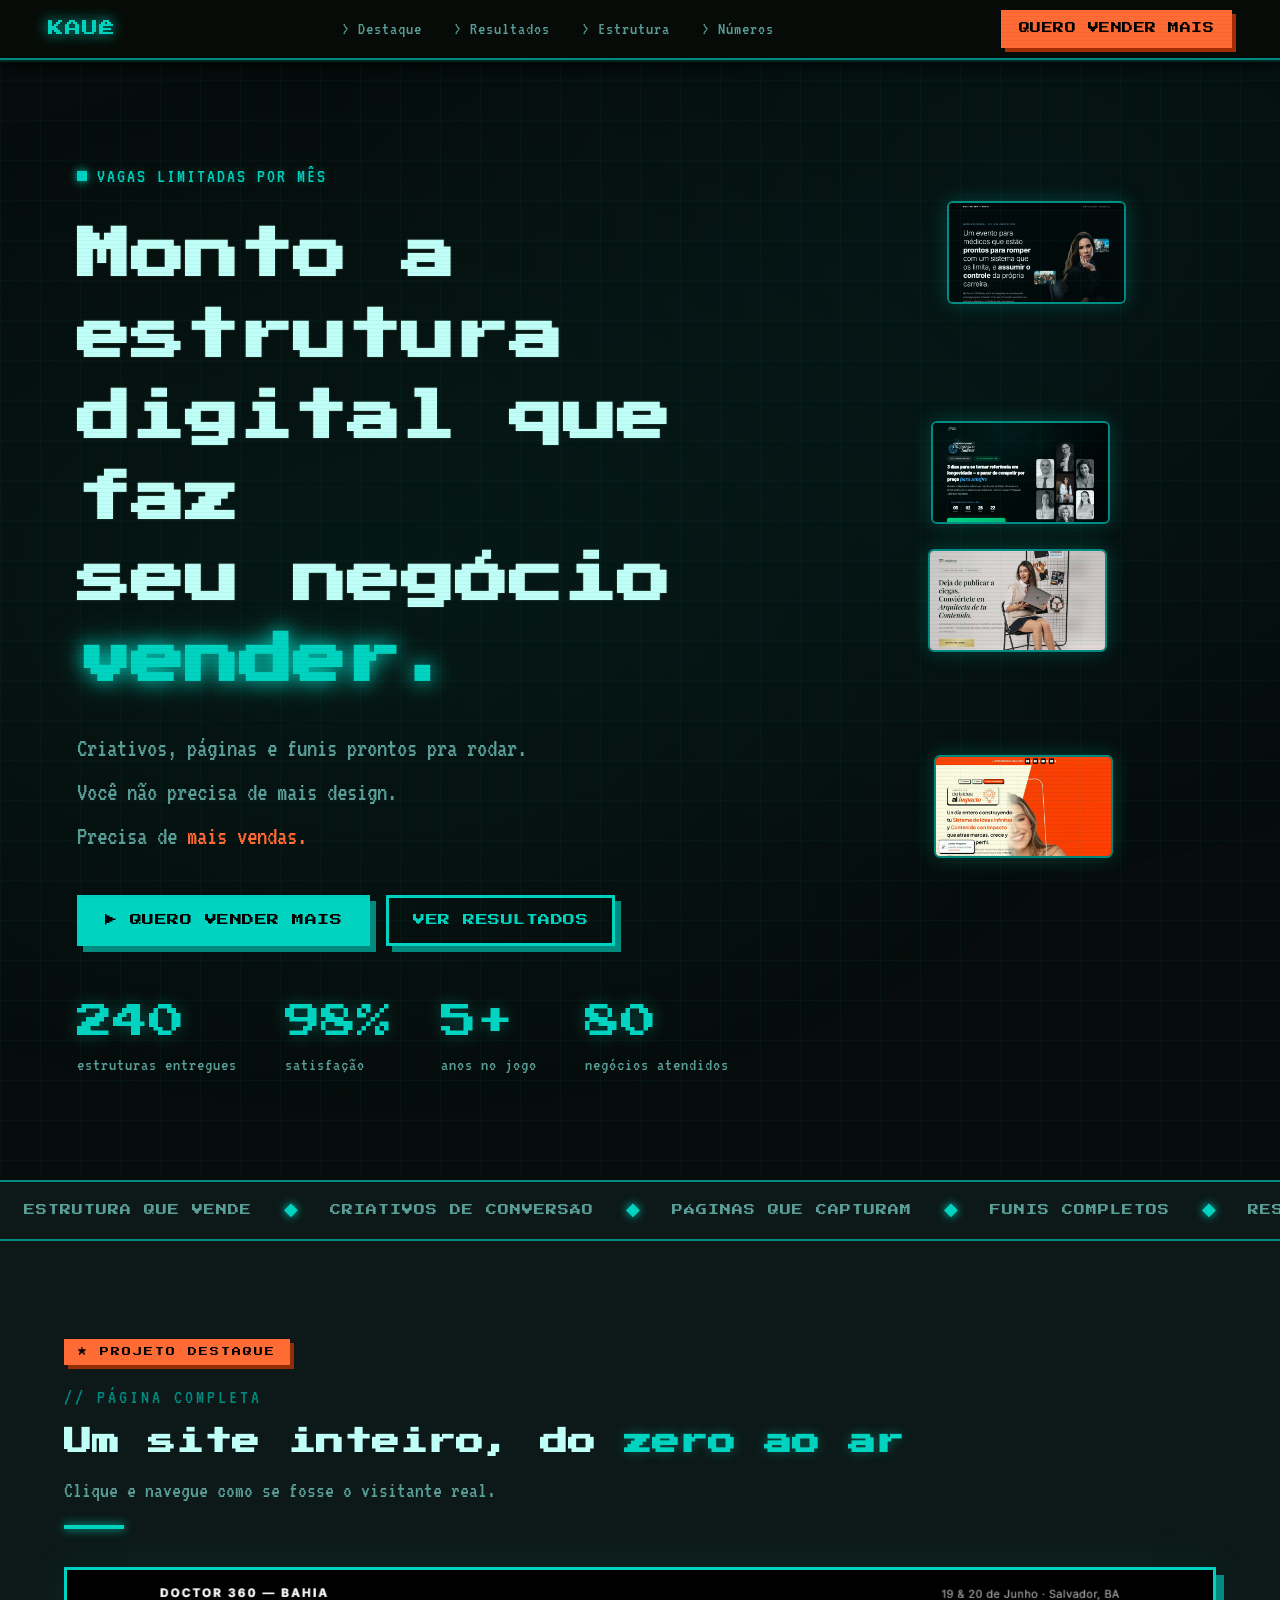
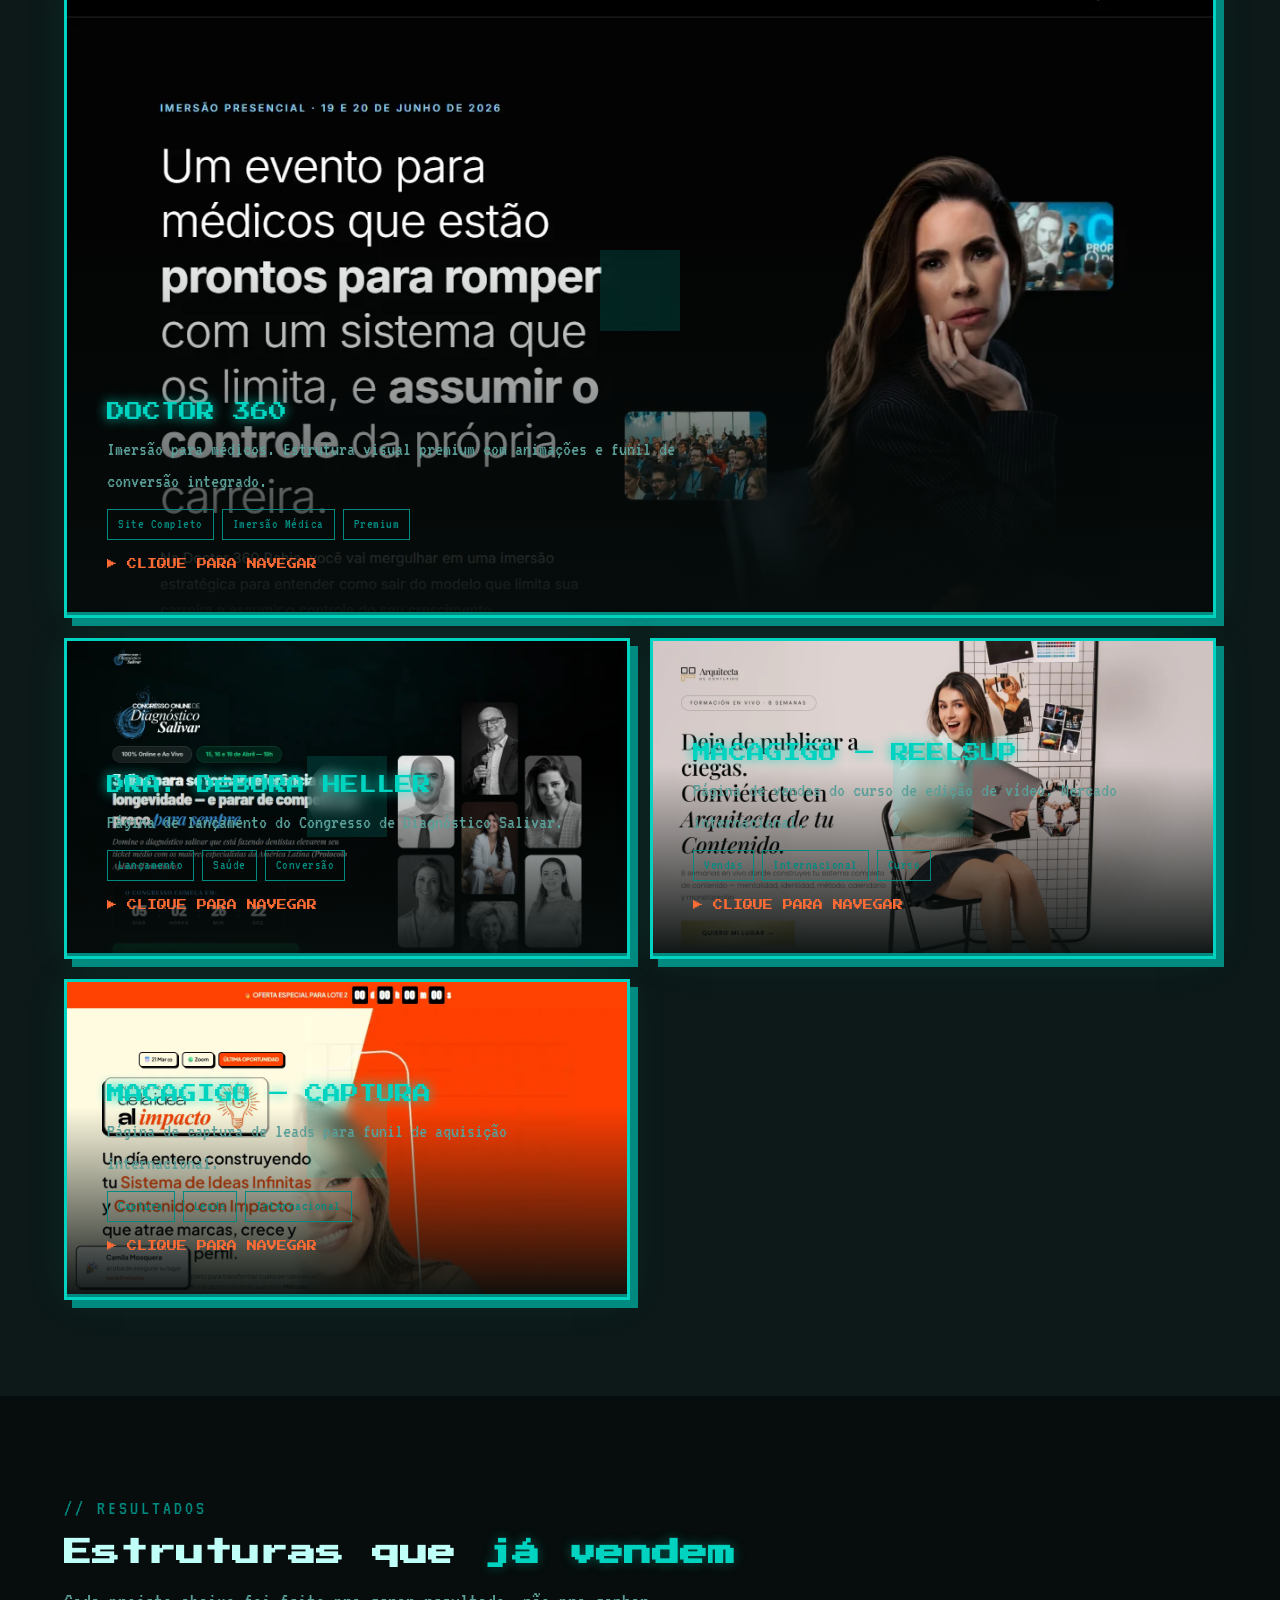
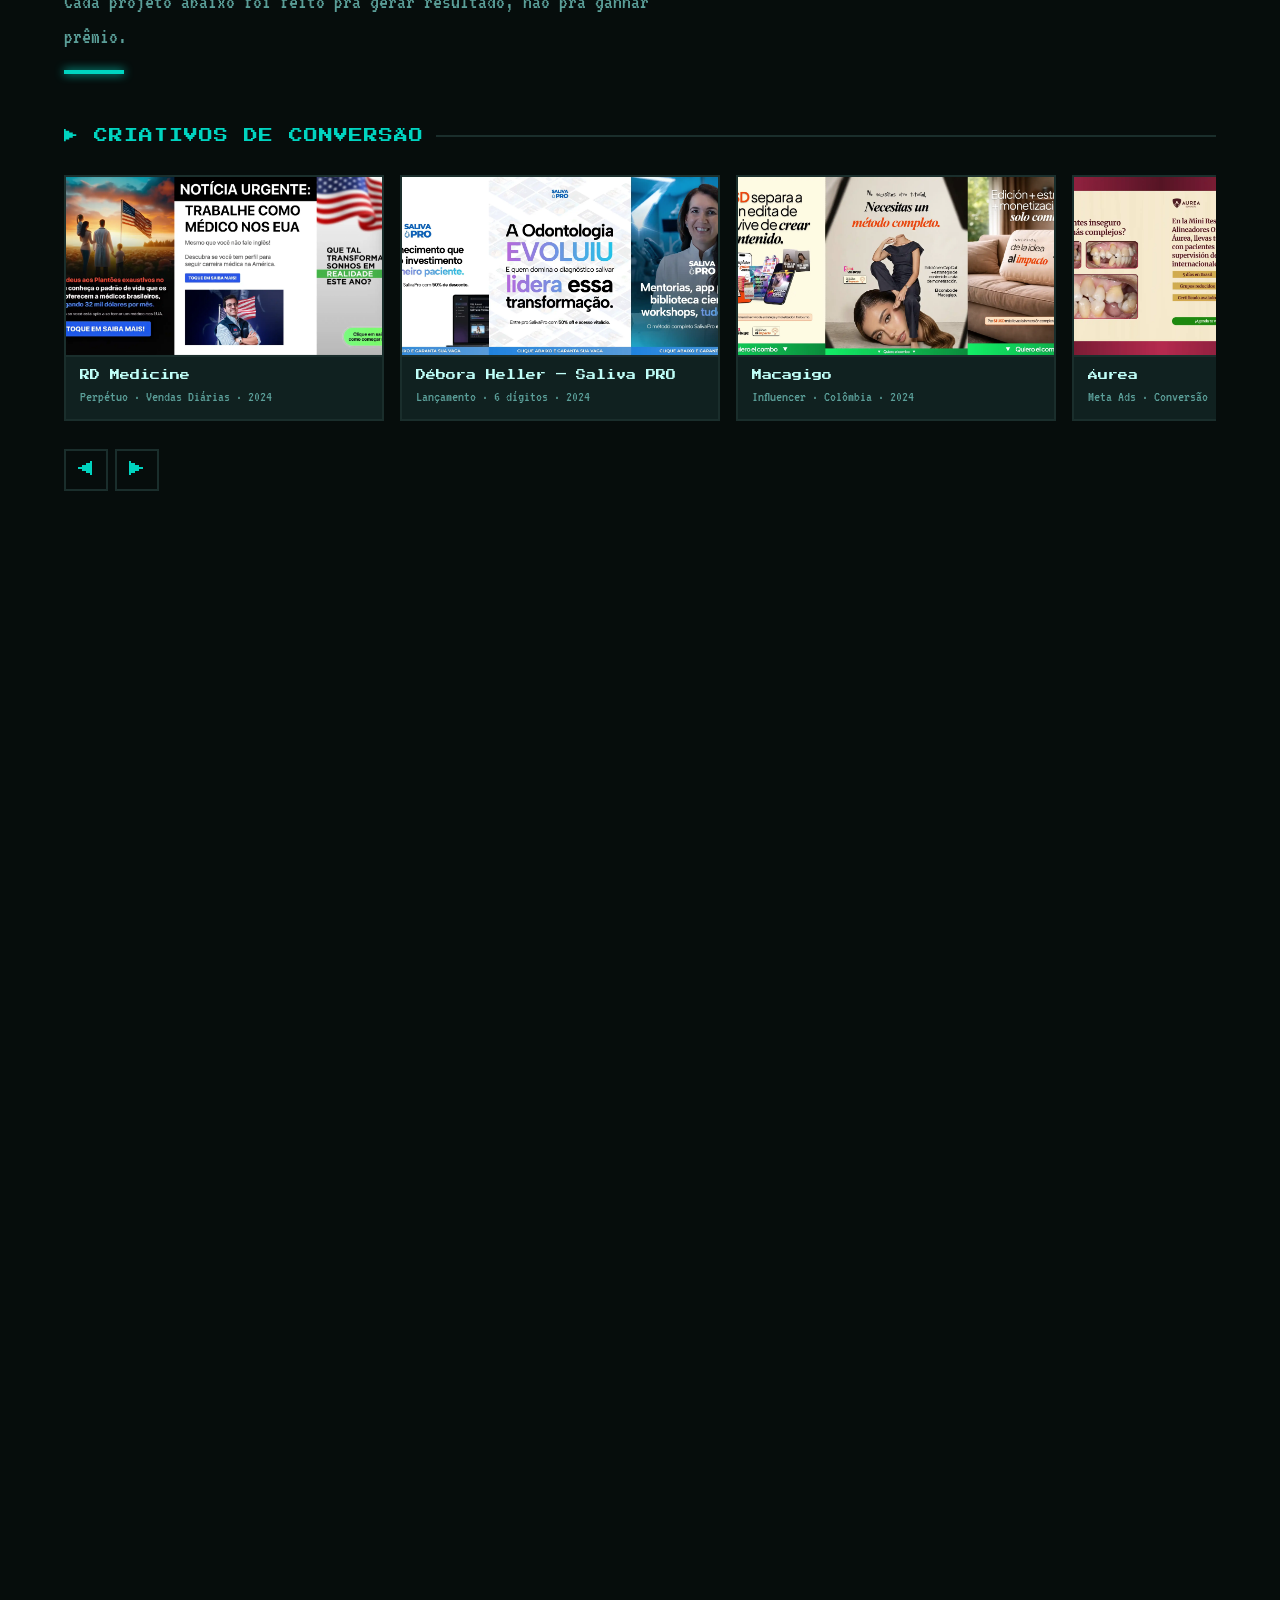
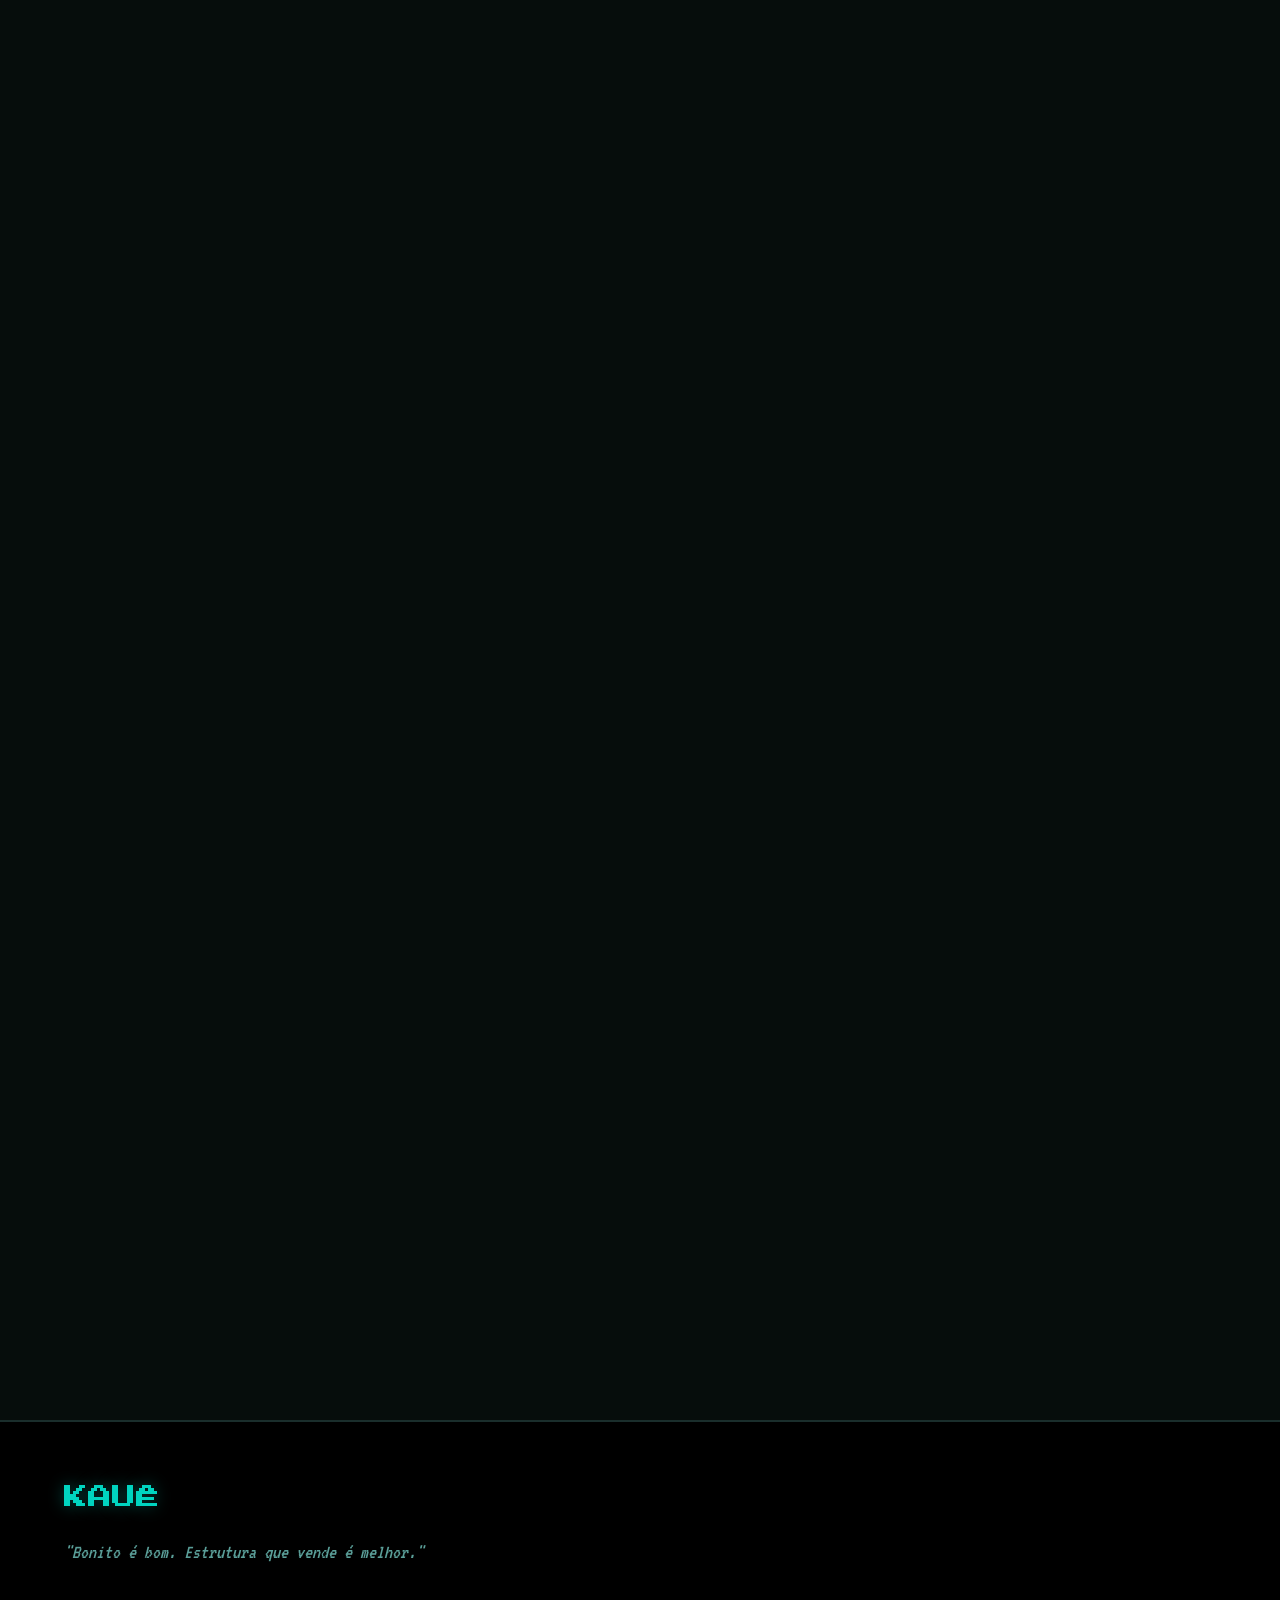
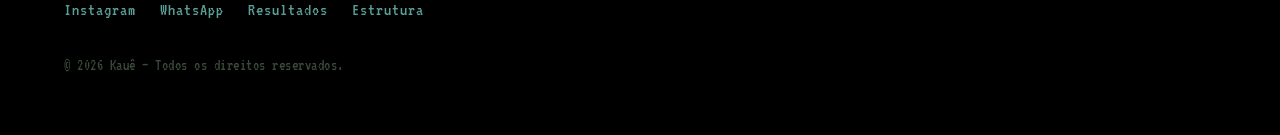
<file: index.html>
<!DOCTYPE html>
<html lang="pt-BR">
<head>
<meta charset="UTF-8">
<meta name="viewport" content="width=device-width, initial-scale=1.0">
<title>KAUÊ — Estrutura Digital que Vende</title>
<meta name="description" content="Estrutura digital completa para seu negócio vender mais. Criativos, páginas e funis que convertem visitantes em clientes.">
<link rel="icon" href="favicon.svg" type="image/svg+xml">
<link rel="preconnect" href="https://fonts.googleapis.com">
<link rel="preconnect" href="https://fonts.gstatic.com" crossorigin>
<link href="https://fonts.googleapis.com/css2?family=Press+Start+2P&family=VT323&display=swap" rel="stylesheet">
<style>
*,*::before,*::after{margin:0;padding:0;box-sizing:border-box}
:root{
--green:#00d4c0;--green-dim:#008a80;--green-glow:rgba(0,212,192,.35);
--orange:#ff6b35;--orange-glow:rgba(255,107,53,.4);
--bg:#060d0c;--surface:#0c1918;--surface-2:#102120;
--border:#1a2e2c;--text:#c0fff8;--text-dim:#5a9e98;
--pixel:'Press Start 2P',monospace;--mono:'VT323','Courier New',monospace
}
html{scroll-behavior:smooth}
body{font-family:var(--mono);background:var(--bg);color:var(--text);min-height:100vh;overflow-x:hidden;font-size:18px;line-height:1.6}
body::before{content:'';position:fixed;inset:0;background:repeating-linear-gradient(0deg,transparent,transparent 3px,rgba(0,0,0,.04) 3px,rgba(0,0,0,.04) 4px);pointer-events:none;z-index:99999}
::-webkit-scrollbar{width:8px}::-webkit-scrollbar-track{background:#000}::-webkit-scrollbar-thumb{background:var(--green-dim)}
@keyframes blink{0%,100%{opacity:1}50%{opacity:0}}

/* NAV */
#navbar{position:fixed;top:0;left:0;right:0;z-index:1000;background:rgba(8,12,8,.96);border-bottom:2px solid var(--green-dim);box-shadow:0 2px 0 rgba(0,212,192,.15),0 4px 20px rgba(0,0,0,.8);padding:0 clamp(16px,4%,48px);height:60px;display:flex;align-items:center;justify-content:space-between;backdrop-filter:blur(6px)}
.nav-logo{font-family:var(--pixel);font-size:clamp(10px,1.8vw,16px);color:var(--green);text-shadow:0 0 14px var(--green);cursor:pointer;letter-spacing:1px;transition:text-shadow .2s}
.nav-logo:hover{text-shadow:0 0 28px var(--green),0 0 60px var(--green-glow)}
.nav-links{display:flex;gap:clamp(12px,2.5vw,32px);align-items:center}
.nav-link{font-family:var(--mono);font-size:clamp(14px,1.6vw,18px);color:var(--text-dim);text-decoration:none;transition:color .15s,text-shadow .15s;letter-spacing:1px;white-space:nowrap}
.nav-link::before{content:'> '}
.nav-link:hover,.nav-link.active{color:var(--green);text-shadow:0 0 8px var(--green-glow)}
.nav-cta{font-family:var(--pixel);font-size:clamp(8px,1.1vw,11px);background:var(--orange);color:#000;border:none;padding:10px 18px;cursor:pointer;text-decoration:none;display:inline-block;letter-spacing:.5px;box-shadow:4px 4px 0 rgba(180,50,0,.9);transition:transform .1s,box-shadow .1s;white-space:nowrap}
.nav-cta:hover{transform:translate(-2px,-2px);box-shadow:6px 6px 0 rgba(180,50,0,.9)}
.nav-cta:active{transform:translate(2px,2px);box-shadow:2px 2px 0 rgba(180,50,0,.9)}

/* HERO */
.hero{padding-top:60px;min-height:100vh;display:flex;align-items:center;position:relative;overflow:hidden}
.hero-grid{position:absolute;inset:0;background-image:linear-gradient(rgba(0,212,192,.04) 1px,transparent 1px),linear-gradient(90deg,rgba(0,212,192,.04) 1px,transparent 1px);background-size:40px 40px;pointer-events:none}
.hero-grid::after{content:'';position:absolute;inset:0;background:radial-gradient(ellipse at 30% 50%,rgba(0,212,192,.06) 0%,transparent 65%),radial-gradient(ellipse at 80% 20%,rgba(0,229,255,.04) 0%,transparent 50%)}
.hero-inner{position:relative;z-index:1;padding:clamp(40px,8vw,100px) clamp(20px,6%,80px);max-width:900px}
.hero-tag{display:inline-flex;align-items:center;gap:10px;font-family:var(--mono);font-size:clamp(14px,1.8vw,20px);color:var(--green);letter-spacing:2px;margin-bottom:24px;text-shadow:0 0 8px var(--green-glow)}
.hero-tag-dot{width:10px;height:10px;background:var(--green);display:inline-block;animation:blink 1s step-end infinite;box-shadow:0 0 8px var(--green)}
.hero-title{font-family:var(--pixel);font-size:clamp(18px,4.5vw,54px);line-height:1.5;color:var(--text);margin-bottom:24px;text-shadow:0 0 2px rgba(200,255,200,.3)}
.hero-title em{font-style:normal;color:var(--green);text-shadow:0 0 20px var(--green),0 0 40px var(--green-glow)}
.hero-desc{font-size:clamp(18px,2.4vw,26px);color:var(--text-dim);max-width:620px;margin-bottom:36px;line-height:1.7}
.hero-actions{display:flex;gap:16px;flex-wrap:wrap;align-items:center}

/* DVD BOUNCE */
.dvd-canvas{position:absolute;inset:0;overflow:hidden;pointer-events:none;z-index:0}
.dvd-thumb{
  position:absolute;width:clamp(120px,14vw,200px);border-radius:6px;
  border:2px solid var(--green-dim);opacity:1;
  box-shadow:0 0 20px rgba(0,212,192,.25);
  will-change:transform;
}

/* BUTTONS */
.btn-primary{font-family:var(--pixel);font-size:clamp(9px,1.2vw,12px);background:var(--green);color:#000;border:none;padding:16px 28px;cursor:pointer;text-decoration:none;display:inline-flex;align-items:center;gap:10px;box-shadow:6px 6px 0 var(--green-dim);transition:transform .1s,box-shadow .1s,background .15s;letter-spacing:.5px}
.btn-primary:hover{transform:translate(-3px,-3px);box-shadow:9px 9px 0 var(--green-dim);background:#50ff30}
.btn-primary:active{transform:translate(3px,3px);box-shadow:3px 3px 0 var(--green-dim)}
.btn-secondary{font-family:var(--pixel);font-size:clamp(9px,1.2vw,12px);background:transparent;color:var(--green);border:3px solid var(--green);padding:13px 24px;cursor:pointer;text-decoration:none;display:inline-flex;align-items:center;gap:10px;box-shadow:6px 6px 0 var(--green-dim);transition:transform .1s,box-shadow .1s,background .15s;letter-spacing:.5px}
.btn-secondary:hover{transform:translate(-3px,-3px);box-shadow:9px 9px 0 var(--green-dim);background:rgba(0,212,192,.1)}
.btn-secondary:active{transform:translate(3px,3px);box-shadow:3px 3px 0 var(--green-dim)}

/* HERO STATS */
.hero-stats{margin-top:48px;display:flex;gap:clamp(20px,4vw,48px);flex-wrap:wrap}
.hero-stat-num{font-family:var(--pixel);font-size:clamp(20px,3.5vw,36px);color:var(--green);text-shadow:0 0 16px var(--green-glow);display:block}
.hero-stat-label{font-size:clamp(14px,1.6vw,18px);color:var(--text-dim);letter-spacing:1px}

/* SECTIONS */
.section{padding:clamp(48px,8vw,96px) clamp(20px,5%,72px)}
.section-alt{background:var(--surface)}
.section-header{margin-bottom:clamp(28px,4vw,52px)}
.section-label{font-family:var(--mono);font-size:clamp(14px,1.8vw,20px);color:var(--green-dim);letter-spacing:3px;text-transform:uppercase;margin-bottom:8px}
.section-label::before{content:'// '}
.section-title{font-family:var(--pixel);font-size:clamp(14px,2.8vw,28px);color:var(--text);line-height:1.5}
.section-title em{font-style:normal;color:var(--green);text-shadow:0 0 12px var(--green-glow)}
.section-sub{font-size:clamp(16px,2vw,22px);color:var(--text-dim);margin-top:10px;max-width:600px}
.px-divider{width:60px;height:4px;background:var(--green);margin-top:16px;box-shadow:0 0 10px var(--green)}

/* PORTFOLIO */
.port-row{margin-bottom:clamp(40px,6vw,72px)}
.port-row-title{font-family:var(--pixel);font-size:clamp(10px,1.6vw,14px);color:var(--green);letter-spacing:1px;margin-bottom:20px;display:flex;align-items:center;gap:12px}
.port-row-title::after{content:'';flex:1;height:2px;background:var(--border)}
.port-scroll{display:flex;gap:16px;overflow-x:auto;padding:8px 0 20px;scrollbar-width:none}
.port-scroll::-webkit-scrollbar{display:none}
.p-card{flex-shrink:0;width:clamp(200px,30vw,320px);background:var(--surface);border:2px solid var(--border);cursor:pointer;position:relative;transition:border-color .2s,transform .2s,box-shadow .2s;overflow:hidden}
.p-card.tall{width:clamp(160px,20vw,220px)}
.p-card:hover{border-color:var(--green);transform:translate(-4px,-4px);box-shadow:8px 8px 0 var(--green-dim),0 0 24px rgba(0,212,192,.2)}
.p-card-img{width:100%;aspect-ratio:16/9;object-fit:cover;object-position:top;display:block;background:var(--surface-2);filter:saturate(.9);transition:filter .2s}
.p-card.tall .p-card-img{aspect-ratio:2/3}
.p-card:hover .p-card-img{filter:saturate(1.1)}
.p-card-overlay{position:absolute;inset:0;background:linear-gradient(0deg,rgba(8,12,8,.96) 0%,rgba(8,12,8,.3) 60%,transparent 100%);opacity:0;transition:opacity .25s;display:flex;flex-direction:column;justify-content:flex-end;padding:16px}
.p-card:hover .p-card-overlay{opacity:1}
.p-card-name{font-family:var(--pixel);font-size:clamp(8px,1.2vw,11px);color:var(--green);text-shadow:0 0 8px var(--green);margin-bottom:6px;line-height:1.5}
.p-card-tags{display:flex;gap:6px;flex-wrap:wrap;margin-bottom:10px}
.p-card-tag{font-size:clamp(12px,1.4vw,15px);color:var(--text-dim);letter-spacing:.5px}
.p-card-tag::before{content:'#'}
.p-card-label{padding:10px 14px;background:var(--surface-2);border-top:2px solid var(--border)}
.p-card-label-name{font-family:var(--pixel);font-size:clamp(7px,1vw,10px);color:var(--text);margin-bottom:2px}
.p-card-label-sub{font-size:clamp(12px,1.4vw,15px);color:var(--text-dim)}
.scroll-arrow{display:inline-block;font-family:var(--pixel);font-size:16px;color:var(--green);cursor:pointer;padding:6px 12px;border:2px solid var(--border);margin-top:8px;transition:border-color .15s,background .15s;user-select:none}
.scroll-arrow:hover{border-color:var(--green);background:rgba(0,212,192,.08)}

/* SERVICES */
.services-grid{display:grid;grid-template-columns:repeat(3,1fr);gap:2px}
.svc-card{background:var(--surface);padding:clamp(24px,4vw,40px) clamp(20px,3vw,32px);border:2px solid var(--border);transition:border-color .2s,background .2s;position:relative;overflow:hidden}
.svc-card::before{content:'';position:absolute;top:0;left:0;right:0;height:3px;background:var(--green);transform:scaleX(0);transform-origin:left;transition:transform .3s;box-shadow:0 0 10px var(--green)}
.svc-card:hover{border-color:var(--green);background:var(--surface-2)}
.svc-card:hover::before{transform:scaleX(1)}
.svc-num{font-family:var(--pixel);font-size:clamp(28px,5vw,52px);color:var(--border);line-height:1;margin-bottom:16px;transition:color .2s,text-shadow .2s}
.svc-card:hover .svc-num{color:rgba(0,212,192,.15);text-shadow:0 0 20px var(--green)}
.svc-name{font-family:var(--pixel);font-size:clamp(9px,1.5vw,13px);color:var(--text);margin-bottom:12px;line-height:1.5}
.svc-desc{font-size:clamp(15px,1.8vw,20px);color:var(--text-dim);line-height:1.7;margin-bottom:16px}
.svc-tag{display:inline-block;font-size:clamp(12px,1.4vw,15px);color:var(--green-dim);border:1px solid var(--green-dim);padding:3px 10px;letter-spacing:1px}

/* STATS */
.stats-grid{display:grid;grid-template-columns:repeat(4,1fr);gap:2px}
.stat-card{background:var(--surface);padding:clamp(24px,4vw,40px) clamp(16px,2.5vw,28px);text-align:center;border:2px solid var(--border);position:relative;overflow:hidden;transition:border-color .2s}
.stat-card::after{content:'';position:absolute;inset:0;background:radial-gradient(circle at 50% 50%,rgba(0,212,192,.04) 0%,transparent 70%);opacity:0;transition:opacity .3s}
.stat-card:hover{border-color:var(--green)}
.stat-card:hover::after{opacity:1}
.stat-num{font-family:var(--pixel);font-size:clamp(24px,4vw,44px);color:var(--green);text-shadow:0 0 16px var(--green-glow);display:block;margin-bottom:8px;line-height:1}
.stat-label{font-size:clamp(13px,1.5vw,17px);color:var(--text-dim);letter-spacing:1px;text-transform:uppercase}

/* MARQUEE */
.marquee-wrap{overflow:hidden;border-top:2px solid var(--green-dim);border-bottom:2px solid var(--green-dim);padding:14px 0;background:var(--surface)}
.marquee-track{display:flex;width:max-content;animation:mq 28s linear infinite}
.marquee-track:hover{animation-play-state:paused}
@keyframes mq{from{transform:translateX(0)}to{transform:translateX(-50%)}}
.marquee-set{display:flex;align-items:center;white-space:nowrap}
.mq-item{font-family:var(--pixel);font-size:clamp(8px,1.2vw,11px);color:var(--text-dim);padding:0 24px;letter-spacing:1px;text-transform:uppercase}
.mq-sep{color:var(--green);font-size:18px;text-shadow:0 0 8px var(--green);padding:0 8px}

/* CTA */
.cta-section{background:var(--surface);border:3px solid var(--green);box-shadow:8px 8px 0 var(--green-dim),inset 0 0 80px rgba(0,212,192,.04);padding:clamp(40px,6vw,72px) clamp(24px,5%,64px);display:flex;align-items:center;justify-content:space-between;gap:32px;flex-wrap:wrap}
.cta-title{font-family:var(--pixel);font-size:clamp(13px,2.2vw,20px);color:var(--text);line-height:1.6;margin-bottom:10px}
.cta-sub{font-size:clamp(16px,2vw,22px);color:var(--text-dim)}

/* FOOTER */
footer{background:#000;border-top:2px solid var(--border);padding:clamp(32px,5vw,56px) clamp(20px,5%,72px)}
.footer-logo{font-family:var(--pixel);font-size:clamp(14px,2.5vw,24px);color:var(--green);text-shadow:0 0 16px var(--green-glow);margin-bottom:20px}
.footer-tagline{font-size:clamp(15px,1.8vw,20px);color:var(--text-dim);margin-bottom:28px;font-style:italic}
.footer-links{display:flex;flex-wrap:wrap;gap:12px 24px;margin-bottom:28px}
.footer-link{font-size:clamp(14px,1.6vw,18px);color:var(--text-dim);text-decoration:none;letter-spacing:1px;transition:color .15s}
.footer-link:hover{color:var(--green)}
.footer-copy{font-size:clamp(12px,1.4vw,16px);color:#3a4a3a;letter-spacing:.5px}

/* MODAL */
#modal-overlay{position:fixed;inset:0;z-index:9000;background:rgba(0,0,0,.92);display:flex;align-items:center;justify-content:center;padding:clamp(40px,6vh,80px) clamp(16px,4%,40px);opacity:0;pointer-events:none;transition:opacity .25s;overflow-y:auto}
#modal-overlay.open{opacity:1;pointer-events:all}
.modal-wrap{position:relative;width:100%;max-width:860px}
.modal-box{background:var(--surface);border:3px solid var(--green);box-shadow:8px 8px 0 var(--green-dim);overflow:hidden;transform:translateY(20px) scale(.97);transition:transform .25s cubic-bezier(.16,1,.3,1)}
#modal-overlay.open .modal-box{transform:translateY(0) scale(1)}
.modal-zoom-viewport{width:100%;height:clamp(260px,45vh,520px);overflow:hidden;position:relative;background:#000;cursor:grab;border-bottom:2px solid var(--border);user-select:none;touch-action:none}
.modal-zoom-viewport.grabbing{cursor:grabbing}
.modal-zoom-img{position:absolute;top:0;left:0;width:100%;height:auto;transform-origin:0 0;will-change:transform;pointer-events:none;display:block}
.zoom-controls{position:absolute;bottom:10px;right:10px;display:flex;gap:6px;z-index:10}
.zoom-btn{font-family:var(--pixel);font-size:12px;background:rgba(8,12,8,.9);color:var(--green);border:2px solid var(--green-dim);width:32px;height:32px;cursor:pointer;display:flex;align-items:center;justify-content:center;transition:background .15s}
.zoom-btn:hover{background:rgba(0,212,192,.15)}
.zoom-hint{position:absolute;top:8px;left:50%;transform:translateX(-50%);font-family:var(--mono);font-size:14px;color:rgba(200,255,200,.7);background:rgba(0,0,0,.7);padding:4px 12px;pointer-events:none;white-space:nowrap;transition:opacity .5s;z-index:10}
.zoom-hint.hidden{opacity:0}
.modal-body{padding:clamp(20px,4vw,36px)}
.modal-label{font-family:var(--mono);font-size:clamp(13px,1.6vw,17px);color:var(--green-dim);letter-spacing:2px;margin-bottom:6px;text-transform:uppercase}
.modal-title-text{font-family:var(--pixel);font-size:clamp(12px,2vw,18px);color:var(--text);margin-bottom:14px;line-height:1.5}
.modal-desc-text{font-size:clamp(16px,2vw,20px);color:var(--text-dim);line-height:1.7;margin-bottom:20px}
.modal-tags-wrap{display:flex;flex-wrap:wrap;gap:8px;margin-bottom:24px}
.modal-tag{font-size:clamp(12px,1.4vw,15px);color:var(--green-dim);border:1px solid var(--green-dim);padding:4px 12px;letter-spacing:.5px}
.modal-actions-row{display:flex;gap:12px;flex-wrap:wrap;align-items:center}
.modal-close{position:absolute;top:-14px;right:-14px;font-family:var(--pixel);font-size:10px;background:var(--orange);color:#000;border:none;width:36px;height:36px;cursor:pointer;box-shadow:4px 4px 0 rgba(180,50,0,.8);display:flex;align-items:center;justify-content:center;z-index:10;transition:transform .1s}
.modal-close:hover{transform:scale(1.1)}

/* FEATURED PROJECT */
.featured{padding:clamp(48px,8vw,96px) clamp(20px,5%,72px)}
.featured-header{margin-bottom:clamp(24px,3vw,40px)}
.featured-badge{display:inline-block;font-family:var(--pixel);font-size:clamp(7px,1vw,9px);color:#000;background:var(--orange);padding:6px 14px;letter-spacing:2px;margin-bottom:16px;box-shadow:4px 4px 0 rgba(180,50,0,.8)}
.featured-card{
  position:relative;background:var(--surface);border:3px solid var(--green);
  box-shadow:8px 8px 0 var(--green-dim),0 0 40px rgba(0,212,192,.08);
  overflow:hidden;cursor:pointer;transition:transform .25s,box-shadow .25s;
}
.featured-card:hover{transform:translate(-4px,-4px);box-shadow:12px 12px 0 var(--green-dim),0 0 60px rgba(0,212,192,.15)}
.featured-preview{position:relative;width:100%;aspect-ratio:16/9;overflow:hidden;border-bottom:3px solid var(--green-dim)}
.featured-preview img{width:100%;height:100%;object-fit:cover;object-position:top;display:block;transition:filter .3s}
.featured-card:hover .featured-preview img{filter:brightness(1.05)}
.featured-preview-overlay{position:absolute;inset:0;background:linear-gradient(180deg,transparent 40%,rgba(6,13,12,.95) 100%);display:flex;flex-direction:column;justify-content:flex-end;padding:clamp(20px,4vw,40px)}
.featured-play{
  position:absolute;top:50%;left:50%;transform:translate(-50%,-50%);
  width:80px;height:80px;border-radius:50%;
  background:rgba(0,212,192,.15);border:3px solid var(--green);
  display:flex;align-items:center;justify-content:center;
  font-size:28px;color:var(--green);text-shadow:0 0 16px var(--green);
  backdrop-filter:blur(8px);transition:all .3s;
}
.featured-card:hover .featured-play{background:rgba(0,212,192,.3);box-shadow:0 0 40px var(--green-glow);transform:translate(-50%,-50%) scale(1.08)}
.featured-info{position:relative;z-index:2}
.featured-name{font-family:var(--pixel);font-size:clamp(12px,2vw,18px);color:var(--green);text-shadow:0 0 12px var(--green);margin-bottom:6px}
.featured-desc-text{font-size:clamp(15px,1.8vw,20px);color:var(--text-dim);line-height:1.6;max-width:600px}
.featured-tags{display:flex;gap:8px;flex-wrap:wrap;margin-top:12px}
.featured-tag{font-size:clamp(11px,1.3vw,14px);color:var(--green-dim);border:1px solid var(--green-dim);padding:3px 10px;letter-spacing:.5px}
.featured-cta-hint{
  font-family:var(--pixel);font-size:clamp(8px,1vw,10px);color:var(--orange);
  margin-top:16px;display:flex;align-items:center;gap:8px;
  animation:blink 1.5s step-end infinite;
}
.featured-grid{display:grid;grid-template-columns:1fr 1fr;gap:20px}
.featured-grid .featured-card:first-child{grid-column:1/-1}
@media(max-width:700px){.featured-grid{grid-template-columns:1fr}}

/* IFRAME VIEWER */
#site-viewer{position:fixed;inset:0;z-index:50000;background:var(--bg);display:flex;flex-direction:column;opacity:0;pointer-events:none;transition:opacity .3s}
#site-viewer.open{opacity:1;pointer-events:all}
.viewer-topbar{
  display:flex;align-items:center;justify-content:space-between;
  padding:0 clamp(12px,3%,24px);height:54px;
  background:rgba(6,13,12,.98);border-bottom:2px solid var(--green-dim);
  backdrop-filter:blur(8px);flex-shrink:0;z-index:10;
}
.viewer-title{font-family:var(--pixel);font-size:clamp(8px,1.2vw,12px);color:var(--green);letter-spacing:1px;text-shadow:0 0 8px var(--green)}
.viewer-close{
  font-family:var(--pixel);font-size:clamp(8px,1vw,10px);
  background:transparent;color:var(--green);border:2px solid var(--green-dim);
  padding:8px 16px;cursor:pointer;letter-spacing:1px;
  transition:border-color .15s,color .15s,box-shadow .15s;
  animation:viewer-close-pulse 2s ease-in-out infinite;
}
@keyframes viewer-close-pulse{0%,100%{border-color:var(--green-dim);color:var(--green);box-shadow:none}50%{border-color:var(--green);color:var(--text);box-shadow:0 0 12px var(--green-glow)}}
.viewer-close:hover{border-color:var(--green);color:var(--text);box-shadow:0 0 16px var(--green-glow);animation:none}
.viewer-iframe-wrap{flex:1;position:relative;overflow:hidden}
.viewer-iframe-wrap iframe{width:100%;height:100%;border:none}
.viewer-wa-bar{
  display:flex;align-items:center;justify-content:center;gap:12px;
  padding:12px 24px;flex-shrink:0;
  background:linear-gradient(90deg,rgba(255,107,53,.15),rgba(255,107,53,.05));
  border-top:2px solid var(--orange);
}
.viewer-wa-btn{
  font-family:var(--pixel);font-size:clamp(9px,1.2vw,12px);
  background:var(--orange);color:#fff;border:none;
  padding:14px 28px;cursor:pointer;letter-spacing:1px;
  box-shadow:4px 4px 0 rgba(180,50,0,.9);
  transition:transform .1s,box-shadow .1s;
  text-decoration:none;display:inline-flex;align-items:center;gap:8px;
  animation:wa-glow 1.8s ease-in-out infinite;
}
@keyframes wa-glow{0%,100%{box-shadow:4px 4px 0 rgba(180,50,0,.9),0 0 0 0 rgba(255,107,53,0)}50%{box-shadow:4px 4px 0 rgba(180,50,0,.9),0 0 20px 6px rgba(255,107,53,.45)}}
.viewer-wa-btn:hover{transform:translate(-2px,-2px);box-shadow:6px 6px 0 rgba(180,50,0,.9),0 0 24px 8px rgba(255,107,53,.5);animation:none}
.viewer-wa-btn:active{transform:translate(2px,2px);box-shadow:2px 2px 0 rgba(180,50,0,.9)}
.viewer-wa-label{font-family:var(--mono);font-size:clamp(13px,1.5vw,17px);color:var(--text-dim);letter-spacing:1px}

/* REVEAL & PROGRESS */
.reveal{opacity:0;transform:translateY(28px);transition:opacity .55s,transform .55s}
.reveal.visible{opacity:1;transform:translateY(0)}
#prog{position:fixed;top:0;left:0;height:3px;background:var(--green);box-shadow:0 0 8px var(--green);width:0%;z-index:60000;transition:width .2s}

/* RESPONSIVE */
@media(max-width:900px){.services-grid{grid-template-columns:1fr 1fr}}
@media(max-width:600px){
.nav-links{display:none}
.stats-grid{grid-template-columns:repeat(2,1fr)}
.services-grid{grid-template-columns:1fr}
.cta-section{flex-direction:column;text-align:center}
}
</style>
</head>
<body>

<div id="prog"></div>

<!-- MODAL -->
<div id="modal-overlay">
  <div class="modal-wrap">
    <button class="modal-close" id="modal-close-btn">&#10005;</button>
    <div class="modal-box">
      <div id="modal-img-wrap"></div>
      <div class="modal-body">
        <div class="modal-label" id="modal-label"></div>
        <div class="modal-title-text" id="modal-title"></div>
        <div class="modal-desc-text" id="modal-desc"></div>
        <div class="modal-tags-wrap" id="modal-tags"></div>
        <div class="modal-actions-row" id="modal-actions"></div>
      </div>
    </div>
  </div>
</div>

<!-- NAV -->
<nav id="navbar">
  <div class="nav-logo" id="nav-logo">KAUÊ</div>
  <div class="nav-links">
    <a href="#destaque" class="nav-link">Destaque</a>
    <a href="#portfolio" class="nav-link">Resultados</a>
    <a href="#servicos" class="nav-link">Estrutura</a>
    <a href="#stats" class="nav-link">Números</a>
  </div>
  <div>
    <a href="https://wa.me/5522996143022?text=E%20a%C3%AD%2C%20Kau%C3%AA!%20Vim%20pelo%20seu%20site%2C%20quero%20entender%20como%20voc%C3%AA%20pode%20me%20ajudar%20a%20vender%20mais!" target="_blank" class="nav-cta">QUERO VENDER MAIS</a>
  </div>
</nav>

<!-- HERO -->
<section class="hero" id="hero">
  <div class="dvd-canvas" id="dvd-canvas"></div>
  <div class="hero-grid"></div>
  <div class="hero-inner">
    <div class="hero-tag">
      <span class="hero-tag-dot"></span>
      VAGAS LIMITADAS POR MÊS
    </div>
    <h1 class="hero-title">
      Monto a estrutura<br>
      digital que faz<br>
      seu negócio <em>vender.</em>
    </h1>
    <p class="hero-desc">
      Criativos, páginas e funis prontos pra rodar.<br>
      Você não precisa de mais design.<br>
      Precisa de <span style="color:var(--orange)">mais vendas.</span>
    </p>
    <div class="hero-actions">
      <a href="https://wa.me/5522996143022?text=E%20a%C3%AD%2C%20Kau%C3%AA!%20Vim%20pelo%20seu%20site%2C%20quero%20entender%20como%20voc%C3%AA%20pode%20me%20ajudar%20a%20vender%20mais!" target="_blank" class="btn-primary">&#9654; QUERO VENDER MAIS</a>
      <a href="#portfolio" class="btn-secondary">VER RESULTADOS</a>
    </div>
    <div class="hero-stats" id="stats-hero">
      <div class="hero-stat">
        <span class="hero-stat-num" data-count="240">0</span>
        <span class="hero-stat-label">estruturas entregues</span>
      </div>
      <div class="hero-stat">
        <span class="hero-stat-num" data-count="98" data-suffix="%">0%</span>
        <span class="hero-stat-label">satisfação</span>
      </div>
      <div class="hero-stat">
        <span class="hero-stat-num" data-count="5" data-suffix="+">0+</span>
        <span class="hero-stat-label">anos no jogo</span>
      </div>
      <div class="hero-stat">
        <span class="hero-stat-num" data-count="80">0</span>
        <span class="hero-stat-label">negócios atendidos</span>
      </div>
    </div>
  </div>
</section>

<!-- MARQUEE -->
<div class="marquee-wrap">
  <div class="marquee-track">
    <div class="marquee-set">
      <span class="mq-item">Estrutura que Vende</span><span class="mq-sep">&#9670;</span>
      <span class="mq-item">Criativos de Conversão</span><span class="mq-sep">&#9670;</span>
      <span class="mq-item">Páginas que Capturam</span><span class="mq-sep">&#9670;</span>
      <span class="mq-item">Funis Completos</span><span class="mq-sep">&#9670;</span>
      <span class="mq-item">Resultado Real</span><span class="mq-sep">&#9670;</span>
      <span class="mq-item">240+ Projetos</span><span class="mq-sep">&#9670;</span>
      <span class="mq-item">Entrega Rápida</span><span class="mq-sep">&#9670;</span>
    </div>
    <div class="marquee-set" aria-hidden="true">
      <span class="mq-item">Estrutura que Vende</span><span class="mq-sep">&#9670;</span>
      <span class="mq-item">Criativos de Conversão</span><span class="mq-sep">&#9670;</span>
      <span class="mq-item">Páginas que Capturam</span><span class="mq-sep">&#9670;</span>
      <span class="mq-item">Funis Completos</span><span class="mq-sep">&#9670;</span>
      <span class="mq-item">Resultado Real</span><span class="mq-sep">&#9670;</span>
      <span class="mq-item">240+ Projetos</span><span class="mq-sep">&#9670;</span>
      <span class="mq-item">Entrega Rápida</span><span class="mq-sep">&#9670;</span>
    </div>
  </div>
</div>

<!-- SITE VIEWER (iframe fullscreen) -->
<div id="site-viewer">
  <div class="viewer-topbar">
    <span class="viewer-title"></span>
    <button class="viewer-close" id="viewer-close-btn">&#10005; VOLTAR AO PORTFÓLIO</button>
  </div>
  <div class="viewer-iframe-wrap">
    <iframe id="viewer-iframe" src="" allow="autoplay"></iframe>
  </div>
  <div class="viewer-wa-bar">
    <span class="viewer-wa-label">Gostou do que viu?</span>
    <a href="https://wa.me/5522996143022?text=E%20a%C3%AD%2C%20Kau%C3%AA!%20Vi%20seu%20portf%C3%B3lio%20e%20quero%20uma%20p%C3%A1gina%20assim!" target="_blank" class="viewer-wa-btn">&#9654; FALE COMIGO!</a>
  </div>
</div>

<!-- FEATURED PROJECT -->
<section class="featured section-alt reveal" id="destaque">
  <div class="featured-header">
    <span class="featured-badge">&#9733; PROJETO DESTAQUE</span>
    <div class="section-label">página completa</div>
    <h2 class="section-title">Um site inteiro, do <em>zero ao ar</em></h2>
    <p class="section-sub">Clique e navegue como se fosse o visitante real.</p>
    <div class="px-divider"></div>
  </div>

  <div class="featured-grid">

    <div class="featured-card" data-viewer-src="projetos/doctor360/index.html" data-viewer-title="DOCTOR 360">
      <div class="featured-preview">
        <img src="thumb_doctor360.webp" alt="Doctor 360" loading="lazy">
        <div class="featured-preview-overlay">
          <div class="featured-play">&#9654;</div>
          <div class="featured-info">
            <div class="featured-name">DOCTOR 360</div>
            <p class="featured-desc-text">Imersão para médicos. Estrutura visual premium com animações e funil de conversão integrado.</p>
            <div class="featured-tags">
              <span class="featured-tag">Site Completo</span>
              <span class="featured-tag">Imersão Médica</span>
              <span class="featured-tag">Premium</span>
            </div>
            <div class="featured-cta-hint">&#9654; CLIQUE PARA NAVEGAR</div>
          </div>
        </div>
      </div>
    </div>

    <div class="featured-card" data-viewer-src="projetos/debora/index.html" data-viewer-title="DRA. DÉBORA HELLER — CONGRESSO SALIVAR">
      <div class="featured-preview">
        <img src="thumb_debora.webp" alt="Dra. Débora Heller" loading="lazy">
        <div class="featured-preview-overlay">
          <div class="featured-play">&#9654;</div>
          <div class="featured-info">
            <div class="featured-name">DRA. DÉBORA HELLER</div>
            <p class="featured-desc-text">Página de lançamento do Congresso de Diagnóstico Salivar.</p>
            <div class="featured-tags">
              <span class="featured-tag">Lançamento</span>
              <span class="featured-tag">Saúde</span>
              <span class="featured-tag">Conversão</span>
            </div>
            <div class="featured-cta-hint">&#9654; CLIQUE PARA NAVEGAR</div>
          </div>
        </div>
      </div>
    </div>

    <div class="featured-card" data-viewer-src="projetos/macagigo-vendas/index.html" data-viewer-title="MACAGIGO — REELSUP">
      <div class="featured-preview">
        <img src="thumb_macagigo_vendas.webp" alt="Macagigo ReelsUP" loading="lazy">
        <div class="featured-preview-overlay">
          <div class="featured-play">&#9654;</div>
          <div class="featured-info">
            <div class="featured-name">MACAGIGO — REELSUP</div>
            <p class="featured-desc-text">Página de vendas do curso de edição de vídeo. Mercado internacional.</p>
            <div class="featured-tags">
              <span class="featured-tag">Vendas</span>
              <span class="featured-tag">Internacional</span>
              <span class="featured-tag">Curso</span>
            </div>
            <div class="featured-cta-hint">&#9654; CLIQUE PARA NAVEGAR</div>
          </div>
        </div>
      </div>
    </div>

    <div class="featured-card" data-viewer-src="projetos/macagigo-captura/index.html" data-viewer-title="MACAGIGO — CAPTURA">
      <div class="featured-preview">
        <img src="thumb_macagigo_captura.webp" alt="Macagigo Captura" loading="lazy">
        <div class="featured-preview-overlay">
          <div class="featured-play">&#9654;</div>
          <div class="featured-info">
            <div class="featured-name">MACAGIGO — CAPTURA</div>
            <p class="featured-desc-text">Página de captura de leads para funil de aquisição internacional.</p>
            <div class="featured-tags">
              <span class="featured-tag">Captura</span>
              <span class="featured-tag">Leads</span>
              <span class="featured-tag">Internacional</span>
            </div>
            <div class="featured-cta-hint">&#9654; CLIQUE PARA NAVEGAR</div>
          </div>
        </div>
      </div>
    </div>

  </div>
</section>

<!-- PORTFOLIO -->
<section class="section reveal" id="portfolio">
  <div class="section-header">
    <div class="section-label">resultados</div>
    <h2 class="section-title">Estruturas que <em>já vendem</em></h2>
    <p class="section-sub">Cada projeto abaixo foi feito pra gerar resultado, não pra ganhar prêmio.</p>
    <div class="px-divider"></div>
  </div>

  <div class="port-row reveal">
    <div class="port-row-title">&#9654; CRIATIVOS DE CONVERSÃO</div>
    <div>
      <div class="port-scroll" id="sc-ads">
        <div class="p-card" data-modal="rd">
          <img src="ads rd_3_11zon.webp" class="p-card-img" alt="RD Medicine" loading="lazy">
          <div class="p-card-overlay">
            <div class="p-card-name">RD MEDICINE</div>
            <div class="p-card-tags"><span class="p-card-tag">MetaAds</span><span class="p-card-tag">Perpétuo</span></div>
          </div>
          <div class="p-card-label">
            <div class="p-card-label-name">RD Medicine</div>
            <div class="p-card-label-sub">Perpétuo · Vendas Diárias · 2024</div>
          </div>
        </div>
        <div class="p-card" data-modal="debora">
          <img src="ads debora_1_11zon.webp" class="p-card-img" alt="Débora Heller" loading="lazy">
          <div class="p-card-overlay">
            <div class="p-card-name">DÉBORA HELLER</div>
            <div class="p-card-tags"><span class="p-card-tag">Lançamento</span><span class="p-card-tag">Saúde</span></div>
          </div>
          <div class="p-card-label">
            <div class="p-card-label-name">Débora Heller — Saliva PRO</div>
            <div class="p-card-label-sub">Lançamento · 6 dígitos · 2024</div>
          </div>
        </div>
        <div class="p-card" data-modal="macagigo">
          <img src="ads macagigo_2_11zon.webp" class="p-card-img" alt="Macagigo" loading="lazy">
          <div class="p-card-overlay">
            <div class="p-card-name">MACAGIGO</div>
            <div class="p-card-tags"><span class="p-card-tag">Influencer</span><span class="p-card-tag">Internacional</span></div>
          </div>
          <div class="p-card-label">
            <div class="p-card-label-name">Macagigo</div>
            <div class="p-card-label-sub">Influencer · Colômbia · 2024</div>
          </div>
        </div>
        <div class="p-card" data-modal="aurea">
          <img src="ads_aurea_4_11zon.webp" class="p-card-img" alt="Áurea" loading="lazy">
          <div class="p-card-overlay">
            <div class="p-card-name">ÁUREA</div>
            <div class="p-card-tags"><span class="p-card-tag">Ads</span><span class="p-card-tag">Conversão</span></div>
          </div>
          <div class="p-card-label">
            <div class="p-card-label-name">Áurea</div>
            <div class="p-card-label-sub">Meta Ads · Conversão · 2024</div>
          </div>
        </div>
      </div>
      <span class="scroll-arrow" data-scroll="sc-ads" data-dir="-1">&#9664;</span>
      <span class="scroll-arrow" data-scroll="sc-ads" data-dir="1">&#9654;</span>
    </div>
  </div>

  <div class="port-row reveal">
    <div class="port-row-title">&#9654; CONTEÚDO QUE ENGAJA E VENDE</div>
    <div>
      <div class="port-scroll" id="sc-carr">
        <div class="p-card tall" data-modal="polly">
          <img src="carrosseis_polly_7_11zon_11zon.webp" class="p-card-img" alt="Polly" loading="lazy">
          <div class="p-card-overlay">
            <div class="p-card-name">POLLY</div>
            <div class="p-card-tags"><span class="p-card-tag">Carrossel</span></div>
          </div>
          <div class="p-card-label">
            <div class="p-card-label-name">Polly</div>
            <div class="p-card-label-sub">Carrossel · Salvamentos · Leads</div>
          </div>
        </div>
        <div class="p-card tall" data-modal="pri">
          <img src="carrosseis pri_5_11zon_11zon.webp" class="p-card-img" alt="Pri" loading="lazy">
          <div class="p-card-overlay">
            <div class="p-card-name">PRI</div>
            <div class="p-card-tags"><span class="p-card-tag">Carrossel</span></div>
          </div>
          <div class="p-card-label">
            <div class="p-card-label-name">Pri</div>
            <div class="p-card-label-sub">Carrossel · Orgânico · Conversão</div>
          </div>
        </div>
        <div class="p-card tall" data-modal="fernando">
          <img src="carrosseis_fernando_6_11zon_11zon.webp" class="p-card-img" alt="Fernando" loading="lazy">
          <div class="p-card-overlay">
            <div class="p-card-name">FERNANDO</div>
            <div class="p-card-tags"><span class="p-card-tag">Autoridade</span></div>
          </div>
          <div class="p-card-label">
            <div class="p-card-label-name">Fernando</div>
            <div class="p-card-label-sub">Autoridade · Posicionamento</div>
          </div>
        </div>
      </div>
      <span class="scroll-arrow" data-scroll="sc-carr" data-dir="-1">&#9664;</span>
      <span class="scroll-arrow" data-scroll="sc-carr" data-dir="1">&#9654;</span>
    </div>
  </div>

</section>

<!-- SERVIÇOS -->
<section class="section reveal" id="servicos">
  <div class="section-header">
    <div class="section-label">estrutura digital</div>
    <h2 class="section-title">O que eu <em>monto</em> pro seu negócio</h2>
    <p class="section-sub">Cada peça é pensada pra uma coisa: fazer você vender mais.</p>
    <div class="px-divider"></div>
  </div>
  <div class="services-grid">
    <div class="svc-card">
      <div class="svc-num">01</div>
      <div class="svc-name">CRIATIVOS QUE CONVERTEM</div>
      <p class="svc-desc">Anúncios que param o scroll e fazem o lead clicar. Cada criativo é pensado pra vender, não pra ficar bonito no portfólio. Roda em Meta Ads e Google Ads.</p>
      <span class="svc-tag">META · GOOGLE ADS</span>
    </div>
    <div class="svc-card">
      <div class="svc-num">02</div>
      <div class="svc-name">CONTEÚDO QUE VIRA CLIENTE</div>
      <p class="svc-desc">Carrosséis e posts que educam, geram autoridade e conduzem o seguidor até a compra. Salvamento e compartilhamento que viram faturamento real.</p>
      <span class="svc-tag">INSTAGRAM · LINKEDIN</span>
    </div>
    <div class="svc-card">
      <div class="svc-num">03</div>
      <div class="svc-name">PÁGINAS QUE FECHAM VENDA</div>
      <p class="svc-desc">Landing pages, CPLs e funis com uma única missão: converter. Estrutura visual que guia o lead do clique até o "quero comprar" sem atrito.</p>
      <span class="svc-tag">LANDING PAGE · FUNIL · CPL</span>
    </div>
  </div>
</section>

<!-- STATS -->
<section class="section section-alt reveal" id="stats">
  <div class="section-header">
    <div class="section-label">números</div>
    <h2 class="section-title">Resultado em <em>dados</em></h2>
    <div class="px-divider"></div>
  </div>
  <div class="stats-grid" id="stats-section">
    <div class="stat-card">
      <span class="stat-num" data-count="240">0</span>
      <span class="stat-label">Estruturas Entregues</span>
    </div>
    <div class="stat-card">
      <span class="stat-num" data-count="98" data-suffix="%">0%</span>
      <span class="stat-label">Clientes Satisfeitos</span>
    </div>
    <div class="stat-card">
      <span class="stat-num" data-count="5" data-suffix="+">0+</span>
      <span class="stat-label">Anos no Mercado</span>
    </div>
    <div class="stat-card">
      <span class="stat-num" data-count="80">0</span>
      <span class="stat-label">Negócios Atendidos</span>
    </div>
  </div>
</section>

<!-- CTA -->
<section class="section reveal">
  <div class="cta-section">
    <div>
      <h2 class="cta-title">Seu negócio não precisa<br>de mais design bonito.</h2>
      <p class="cta-sub">Precisa de uma estrutura que vende enquanto você dorme.</p>
    </div>
    <a href="https://wa.me/5522996143022?text=E%20a%C3%AD%2C%20Kau%C3%AA!%20Vim%20pelo%20seu%20site%2C%20quero%20entender%20como%20voc%C3%AA%20pode%20me%20ajudar%20a%20vender%20mais!" target="_blank" class="btn-primary" style="font-size:clamp(9px,1.3vw,12px);padding:18px 32px">&#9654; MONTAR MINHA ESTRUTURA</a>
  </div>
</section>

<!-- FOOTER -->
<footer>
  <div class="footer-logo">KAUÊ</div>
  <p class="footer-tagline">"Bonito é bom. Estrutura que vende é melhor."</p>
  <div class="footer-links">
    <a href="https://instagram.com/kaueriscado" target="_blank" class="footer-link">Instagram</a>
    <a href="https://wa.me/5522996143022" target="_blank" class="footer-link">WhatsApp</a>
    <a href="#portfolio" class="footer-link">Resultados</a>
    <a href="#servicos" class="footer-link">Estrutura</a>
  </div>
  <p class="footer-copy">&copy; 2026 Kauê — Todos os direitos reservados.</p>
</footer>

<script>
(function(){
"use strict";
var WA="https://wa.me/5522996143022?text=E%20a%C3%AD%2C%20Kau%C3%AA!%20Vim%20pelo%20seu%20site%2C%20quero%20entender%20como%20voc%C3%AA%20pode%20me%20ajudar%20a%20vender%20mais!";

/* ── DVD BOUNCE ── */
(function(){
  var thumbs=['thumb_doctor360.webp','thumb_debora.webp','thumb_macagigo_vendas.webp','thumb_macagigo_captura.webp'];
  var canvas=document.getElementById('dvd-canvas');
  var heroInner=document.querySelector('.hero-inner');
  var items=[];
  var speeds=[
    {vx:0.55,vy:0.35},{vx:-0.45,vy:0.5},{vx:0.4,vy:-0.45},{vx:-0.5,vy:-0.4}
  ];
  thumbs.forEach(function(src,i){
    var img=document.createElement('img');
    img.src=src;img.className='dvd-thumb';img.alt='';
    canvas.appendChild(img);
    items.push({el:img,x:0,y:0,vx:speeds[i].vx,vy:speeds[i].vy,ready:false});
    img.onload=function(){
      var cw=canvas.clientWidth,ch=canvas.clientHeight;
      var w=img.clientWidth,h=img.clientHeight;
      // Start on the right side, staggered vertically
      items[i].x=cw*0.65+Math.random()*(cw*0.3-w);
      items[i].y=ch*0.15+i*(ch*0.18)+Math.random()*30;
      // Clamp inside bounds
      items[i].x=Math.max(0,Math.min(cw-w,items[i].x));
      items[i].y=Math.max(0,Math.min(ch-h,items[i].y));
      img.style.left=items[i].x+'px';
      img.style.top=items[i].y+'px';
      items[i].ready=true;
    };
  });
  function tick(){
    var cw=canvas.clientWidth,ch=canvas.clientHeight;
    var hr=heroInner.getBoundingClientRect();
    var cr=canvas.getBoundingClientRect();
    var bx=hr.left-cr.left,by=hr.top-cr.top,bw=hr.width,bh=hr.height;
    var pad=4;
    items.forEach(function(it){
      if(!it.ready)return;
      var w=it.el.clientWidth,h=it.el.clientHeight;
      var nx=it.x+it.vx,ny=it.y+it.vy;
      var bounced=false;
      // Wall collisions
      if(nx<=0){nx=0;it.vx=Math.abs(it.vx);bounced=true;}
      if(nx+w>=cw){nx=cw-w;it.vx=-Math.abs(it.vx);bounced=true;}
      if(ny<=0){ny=0;it.vy=Math.abs(it.vy);bounced=true;}
      if(ny+h>=ch){ny=ch-h;it.vy=-Math.abs(it.vy);bounced=true;}
      // Text block collision — treat as solid rectangle
      var hit=nx<bx+bw+pad&&nx+w>bx-pad&&ny<by+bh+pad&&ny+h>by-pad;
      if(hit){
        // find which side we're coming from
        var fromLeft=it.x+w<=bx;
        var fromRight=it.x>=bx+bw;
        var fromTop=it.y+h<=by;
        var fromBottom=it.y>=by+bh;
        if(fromLeft){nx=bx-w-pad;it.vx=-Math.abs(it.vx);}
        else if(fromRight){nx=bx+bw+pad;it.vx=Math.abs(it.vx);}
        else if(fromTop){ny=by-h-pad;it.vy=-Math.abs(it.vy);}
        else if(fromBottom){ny=by+bh+pad;it.vy=Math.abs(it.vy);}
        else{
          // already overlapping on start, push to nearest edge
          var dL=Math.abs(nx+w-bx),dR=Math.abs(nx-(bx+bw));
          var dT=Math.abs(ny+h-by),dB=Math.abs(ny-(by+bh));
          var mn=Math.min(dL,dR,dT,dB);
          if(mn===dL){nx=bx-w-pad;it.vx=-Math.abs(it.vx);}
          else if(mn===dR){nx=bx+bw+pad;it.vx=Math.abs(it.vx);}
          else if(mn===dT){ny=by-h-pad;it.vy=-Math.abs(it.vy);}
          else{ny=by+bh+pad;it.vy=Math.abs(it.vy);}
        }
      }
      it.x=nx;it.y=ny;
      it.el.style.left=it.x+'px';it.el.style.top=it.y+'px';
    });
    requestAnimationFrame(tick);
  }
  requestAnimationFrame(tick);
})();

/* ── PROGRESS ── */
var prog=document.getElementById('prog'),ticking=false;
window.addEventListener('scroll',function(){
  if(!ticking){requestAnimationFrame(function(){
    var p=(window.scrollY/(document.documentElement.scrollHeight-innerHeight))*100;
    prog.style.width=p+'%';prog.style.opacity=p>=99?'0':'1';ticking=false;
  });ticking=true;}
},{passive:true});

/* ── DELEGATION: scroll arrows + cards ── */
document.addEventListener('click',function(e){
  var a=e.target.closest('.scroll-arrow');
  if(a){document.getElementById(a.dataset.scroll).scrollBy({left:parseInt(a.dataset.dir)*400,behavior:'smooth'});return;}
  var c=e.target.closest('.p-card');
  if(c&&c.dataset.modal){openModal(c.dataset.modal);return;}
});

/* ── REVEAL ── */
var ro=new IntersectionObserver(function(en){
  en.forEach(function(e){if(e.isIntersecting){e.target.classList.add('visible');ro.unobserve(e.target);}});
},{threshold:.08});
document.querySelectorAll('.reveal').forEach(function(el){ro.observe(el)});

/* ── COUNTERS ── */
function animateCounter(el,target,suffix){
  var start=performance.now();
  (function run(now){
    var p=Math.min((now-start)/1400,1);
    el.textContent=Math.floor((1-Math.pow(1-p,3))*target)+suffix;
    if(p<1)requestAnimationFrame(run);
  })(performance.now());
}
function animateAll(els){els.forEach(function(el){animateCounter(el,parseInt(el.dataset.count),el.dataset.suffix||'')})}
var so=new IntersectionObserver(function(en){
  en.forEach(function(e){if(e.isIntersecting){animateAll(e.target.querySelectorAll('[data-count]'));so.unobserve(e.target);}});
},{threshold:.25});
var ss=document.getElementById('stats-section');if(ss)so.observe(ss);
animateAll(document.querySelectorAll('#stats-hero [data-count]'));

/* ── MODAL ── */
var projects={
  rd:{img:'ads rd_3_11zon.webp',label:'ESTRUTURA · PERPÉTUO · 2024',title:'RD Medicine',
    desc:'Estrutura completa de perpétuo: criativos que rodam todo dia gerando vendas no automático. O negócio vende enquanto o dono foca no que importa.',
    tags:['Meta Ads','Perpétuo','Vendas Diárias','Estrutura Completa']},
  debora:{img:'ads debora_1_11zon.webp',label:'ESTRUTURA · LANÇAMENTO · 2024',title:'Débora Heller — Saliva PRO',
    desc:'Estrutura completa de lançamento: criativos + página + funil. Tudo alinhado pra converter visitante frio em comprador.',
    tags:['Lançamento','Funil Completo','Saúde','Alta Conversão']},
  macagigo:{img:'ads macagigo_2_11zon.webp',label:'ESTRUTURA · INTERNACIONAL · 2024',title:'Macagigo',
    desc:'Estrutura de aquisição internacional: criativos + landing page adaptados pro público colombiano. Audiência qualificada que converte.',
    tags:['Internacional','Colômbia','Aquisição','Engajamento']},
  aurea:{img:'ads_aurea_4_11zon.webp',label:'CRIATIVOS · CONVERSÃO · 2024',title:'Áurea',
    desc:'Criativos de conversão direta pro Meta Ads. Cada peça pensada pra uma coisa só: fazer o lead clicar e comprar.',
    tags:['Meta Ads','Conversão Direta','Performance']},
  polly:{img:'carrosseis_polly_7_11zon_11zon.webp',label:'CONTEÚDO · CONVERSÃO · 2024',title:'Polly — Conteúdo Estratégico',
    desc:'Conteúdo visual estratégico. Cada slide conduz o seguidor até a ação. Salvamentos que viram clientes no orgânico.',
    tags:['Conteúdo','Orgânico','Salvamentos','Leads']},
  pri:{img:'carrosseis pri_5_11zon_11zon.webp',label:'CONTEÚDO · ORGÂNICO · 2024',title:'Pri — Conteúdo que Converte',
    desc:'Estrutura de conteúdo orgânico com foco em compartilhamento e alcance real. Posts que trabalham sozinhos gerando visibilidade e vendas.',
    tags:['Orgânico','Compartilhamento','Alcance','Conversão']},
  fernando:{img:'carrosseis_fernando_6_11zon_11zon.webp',label:'CONTEÚDO · AUTORIDADE · 2024',title:'Fernando — Posicionamento',
    desc:'Conteúdo de autoridade que posiciona o perfil como referência. Quando o seguidor precisa comprar, já sabe de quem.',
    tags:['Autoridade','Posicionamento','Referência']},
};

var overlay=document.getElementById('modal-overlay');
function openModal(id){
  var p=projects[id];if(!p)return;
  var iw=document.getElementById('modal-img-wrap');
  if(p.img){
    iw.innerHTML='<div class="modal-zoom-viewport" id="zoom-vp">'+
      '<span class="zoom-hint" id="zoom-hint">Scroll para zoom / Arraste para navegar</span>'+
      '<img src="'+p.img+'" class="modal-zoom-img" id="zoom-img" alt="'+p.title+'" draggable="false">'+
      '<div class="zoom-controls">'+
      '<button class="zoom-btn" data-zoom="0.3" title="Zoom +">+</button>'+
      '<button class="zoom-btn" data-zoom="-0.3" title="Zoom -">&minus;</button>'+
      '<button class="zoom-btn" data-zoom="reset" title="Reset">&#8634;</button>'+
      '</div></div>';
    initZoom();
  }else{iw.innerHTML='';}
  document.getElementById('modal-label').textContent=p.label;
  document.getElementById('modal-title').textContent=p.title;
  document.getElementById('modal-desc').textContent=p.desc;
  document.getElementById('modal-tags').innerHTML=p.tags.map(function(t){return'<span class="modal-tag">'+t+'</span>'}).join('');
  document.getElementById('modal-actions').innerHTML=
    '<a href="'+WA+'" target="_blank" class="btn-primary" style="font-size:10px;padding:12px 20px">&#9654; QUERO ASSIM</a>'+
    '<button class="btn-secondary" id="mcl2" style="font-size:10px;padding:9px 18px;box-shadow:4px 4px 0 var(--green-dim)">&#10005; FECHAR</button>';
  document.getElementById('mcl2').addEventListener('click',closeModal);
  overlay.classList.add('open');document.body.style.overflow='hidden';
}
function closeModal(){overlay.classList.remove('open');document.body.style.overflow='';_dr=false;}
overlay.addEventListener('click',function(e){if(e.target===overlay)closeModal()});
document.getElementById('modal-close-btn').addEventListener('click',closeModal);
document.addEventListener('keydown',function(e){if(e.key==='Escape')closeModal()});

/* ── ZOOM ── */
var _z=1,_x=0,_y=0,_dr=false,_sx=0,_sy=0,_ox=0,_oy=0,_pd=0;
function aT(){var i=document.getElementById('zoom-img');if(i)i.style.transform='translate('+_x+'px,'+_y+'px) scale('+_z+')';}
function cP(){
  var v=document.getElementById('zoom-vp'),i=document.getElementById('zoom-img');
  if(!v||!i)return;
  _x=Math.max(Math.min(0,v.clientWidth-i.offsetWidth*_z),Math.min(0,_x));
  _y=Math.max(Math.min(0,v.clientHeight-i.offsetHeight*_z),Math.min(0,_y));
}
function zB(d,cx,cy){
  var v=document.getElementById('zoom-vp');if(!v)return;
  cx=cx!=null?cx:v.clientWidth/2;cy=cy!=null?cy:v.clientHeight/2;
  var pv=_z;_z=Math.max(.5,Math.min(10,_z+d));var r=_z/pv;
  _x=cx-(cx-_x)*r;_y=cy-(cy-_y)*r;cP();aT();
}
function hH(){var h=document.getElementById('zoom-hint');if(h)h.classList.add('hidden');}
function initZoom(){
  _z=1;_x=0;_y=0;
  requestAnimationFrame(function(){
    var vp=document.getElementById('zoom-vp');if(!vp)return;
    var ht=setTimeout(hH,2800);
    vp.addEventListener('wheel',function(e){
      e.preventDefault();var r=vp.getBoundingClientRect();
      zB(e.deltaY<0?.25:-.25,e.clientX-r.left,e.clientY-r.top);hH();clearTimeout(ht);
    },{passive:false});
    vp.addEventListener('mousedown',function(e){
      _dr=true;_sx=e.clientX;_sy=e.clientY;_ox=_x;_oy=_y;
      vp.classList.add('grabbing');hH();clearTimeout(ht);e.preventDefault();
    });
    vp.addEventListener('click',function(e){
      var b=e.target.closest('.zoom-btn');if(!b)return;
      var v=b.dataset.zoom;if(v==='reset'){_z=1;_x=0;_y=0;aT();}else zB(parseFloat(v));
    });
    vp.addEventListener('touchstart',function(e){
      hH();clearTimeout(ht);
      if(e.touches.length===1){_dr=true;_sx=e.touches[0].clientX;_sy=e.touches[0].clientY;_ox=_x;_oy=_y;}
      else if(e.touches.length===2){_dr=false;_pd=Math.hypot(e.touches[0].clientX-e.touches[1].clientX,e.touches[0].clientY-e.touches[1].clientY);}
    },{passive:true});
    vp.addEventListener('touchmove',function(e){
      e.preventDefault();
      if(e.touches.length===1&&_dr){_x=_ox+(e.touches[0].clientX-_sx);_y=_oy+(e.touches[0].clientY-_sy);cP();aT();}
      else if(e.touches.length===2){
        var d=Math.hypot(e.touches[0].clientX-e.touches[1].clientX,e.touches[0].clientY-e.touches[1].clientY);
        var r=vp.getBoundingClientRect();
        zB((d-_pd)*.01,((e.touches[0].clientX+e.touches[1].clientX)/2)-r.left,((e.touches[0].clientY+e.touches[1].clientY)/2)-r.top);_pd=d;
      }
    },{passive:false});
    vp.addEventListener('touchend',function(){_dr=false});
  });
}
window.addEventListener('mousemove',function(e){if(!_dr)return;_x=_ox+(e.clientX-_sx);_y=_oy+(e.clientY-_sy);cP();aT();});
window.addEventListener('mouseup',function(){_dr=false;var v=document.getElementById('zoom-vp');if(v)v.classList.remove('grabbing');});

/* ── SITE VIEWER ── */
var viewer=document.getElementById('site-viewer'),vIframe=document.getElementById('viewer-iframe'),vTitle=document.querySelector('.viewer-title');
function disableIframeLinks(){
  try{
    var doc=vIframe.contentDocument||vIframe.contentWindow.document;
    doc.querySelectorAll('a,button,input[type="submit"],form').forEach(function(el){
      if(el.tagName==='A'){el.removeAttribute('href');el.onclick=function(e){e.preventDefault()};}
      else if(el.tagName==='FORM'){el.onsubmit=function(e){e.preventDefault()};}
      else{el.disabled=true;el.onclick=function(e){e.preventDefault()};}
      el.style.cursor='default';
    });
  }catch(e){}
}
vIframe.addEventListener('load',disableIframeLinks);
function openViewer(src,title){
  vIframe.src=src;vTitle.textContent=title||'';
  viewer.classList.add('open');document.body.style.overflow='hidden';
}
function closeViewer(){
  viewer.classList.remove('open');document.body.style.overflow='';vIframe.src='';
}
document.querySelectorAll('.featured-card[data-viewer-src]').forEach(function(card){
  card.addEventListener('click',function(){openViewer(card.dataset.viewerSrc,card.dataset.viewerTitle)});
});
document.getElementById('viewer-close-btn').addEventListener('click',closeViewer);
document.addEventListener('keydown',function(e){if(e.key==='Escape'&&viewer.classList.contains('open'))closeViewer()});

/* ── NAV ── */
var navLinks=document.querySelectorAll('.nav-link'),sects=['destaque','portfolio','servicos','stats'];
window.addEventListener('scroll',function(){
  requestAnimationFrame(function(){
    var cur='';
    for(var i=0;i<sects.length;i++){var s=document.getElementById(sects[i]);if(s&&window.scrollY>=s.offsetTop-120)cur=sects[i];}
    navLinks.forEach(function(l){l.classList.toggle('active',l.getAttribute('href')==='#'+cur)});
  });
},{passive:true});
document.getElementById('nav-logo').addEventListener('click',function(){window.scrollTo({top:0,behavior:'smooth'})});
})();
</script>
</body>
</html>
</file>
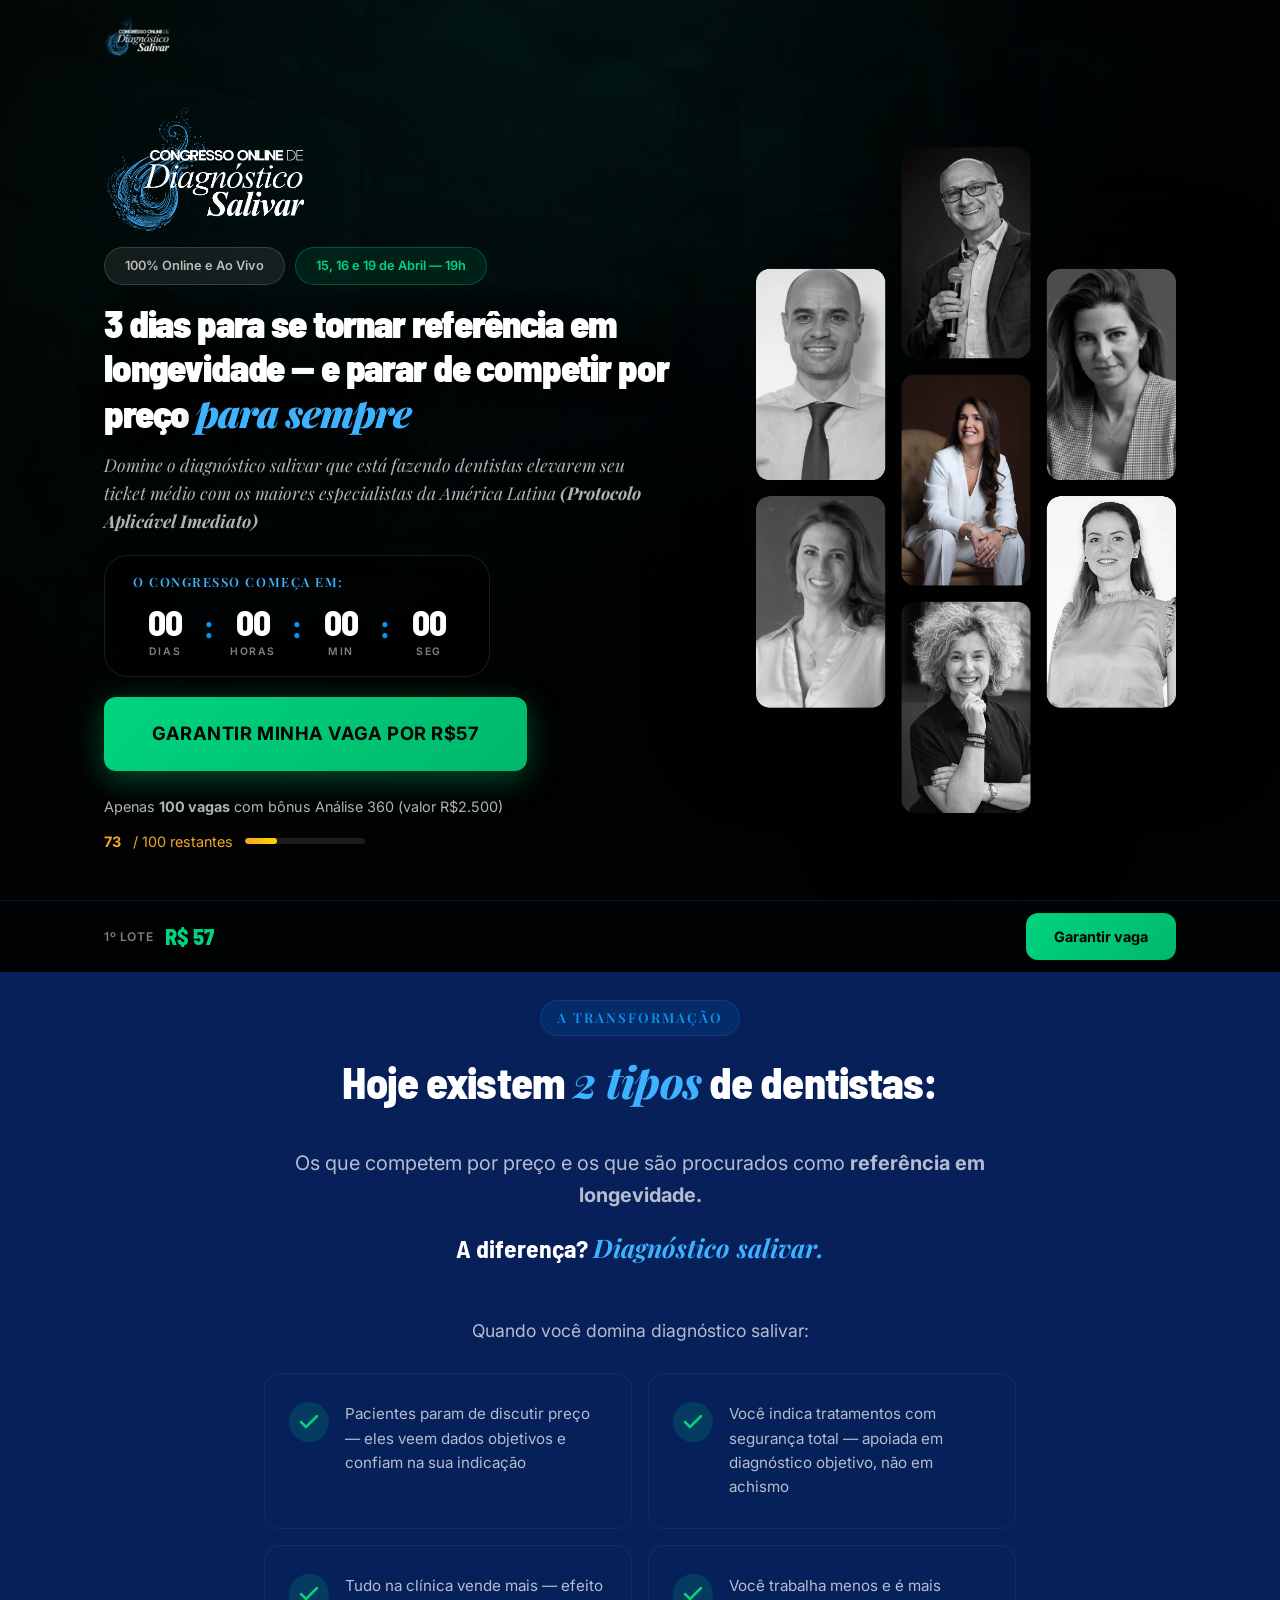
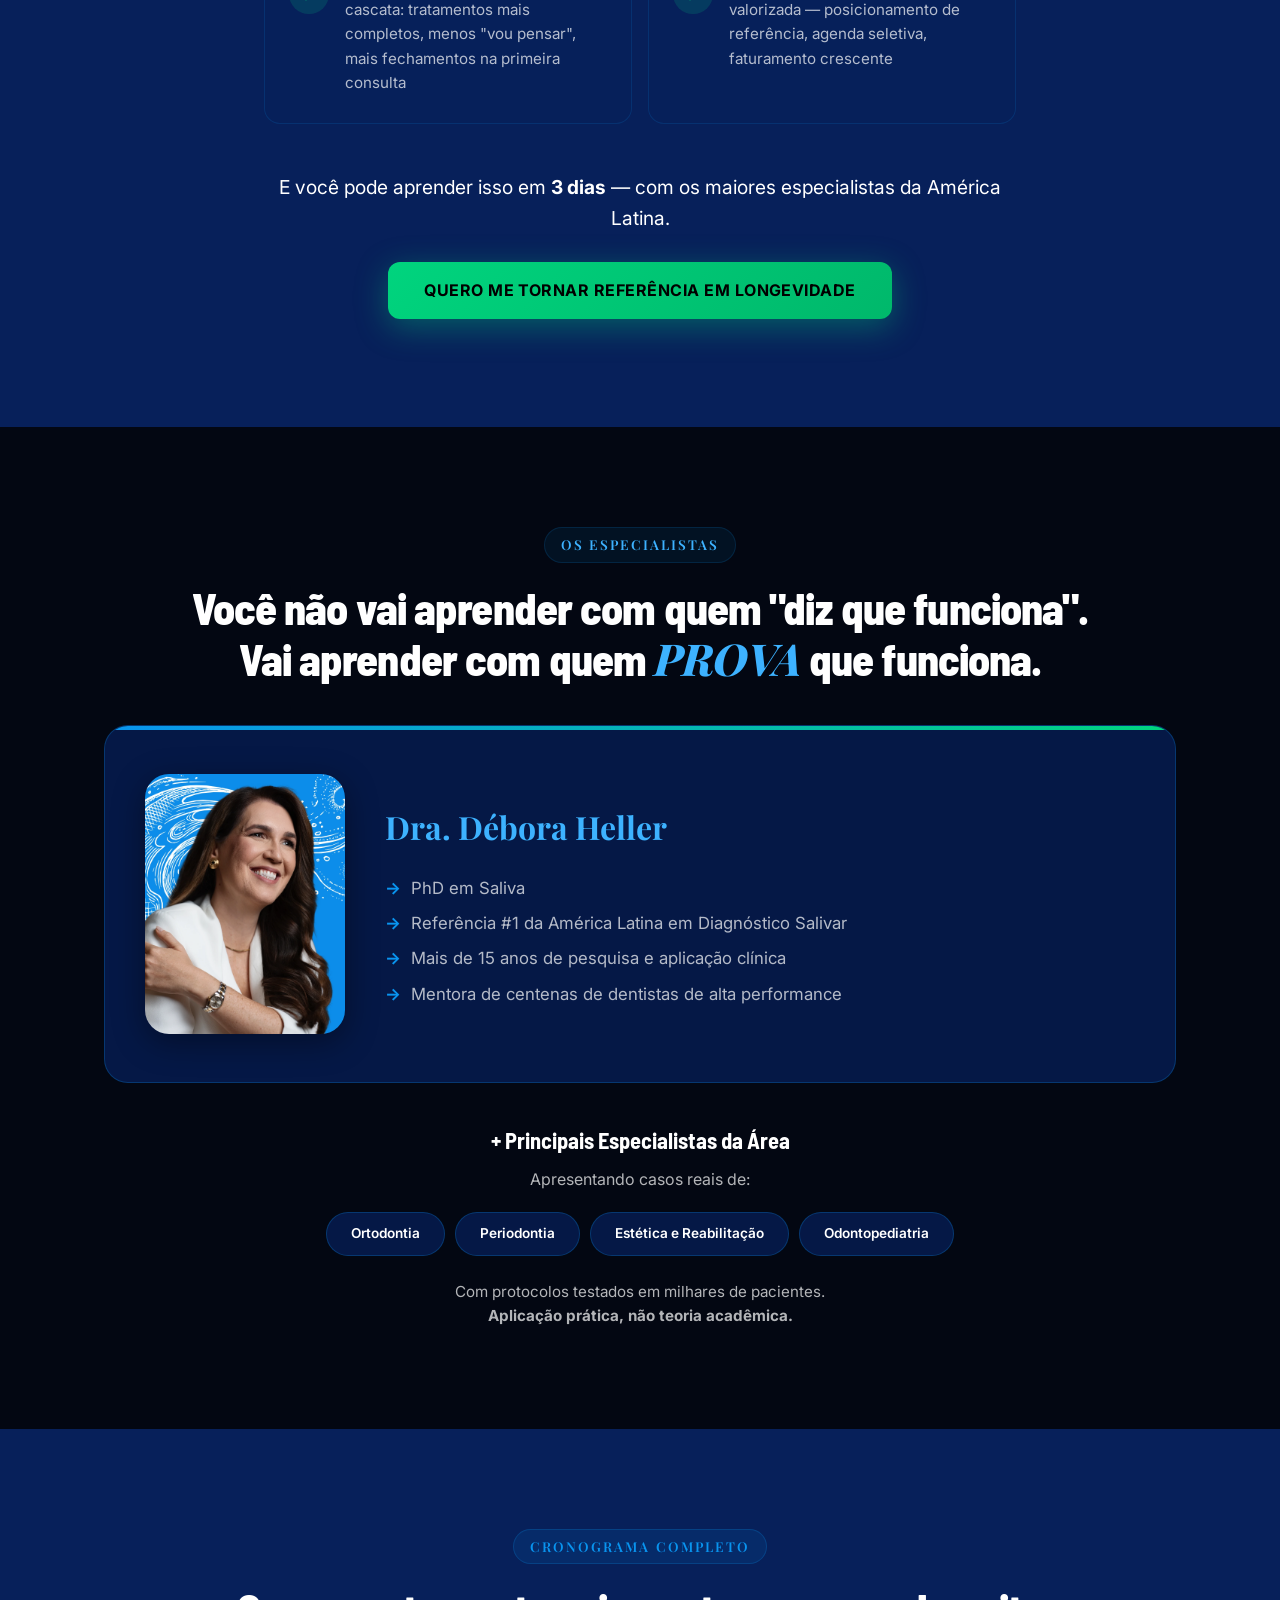
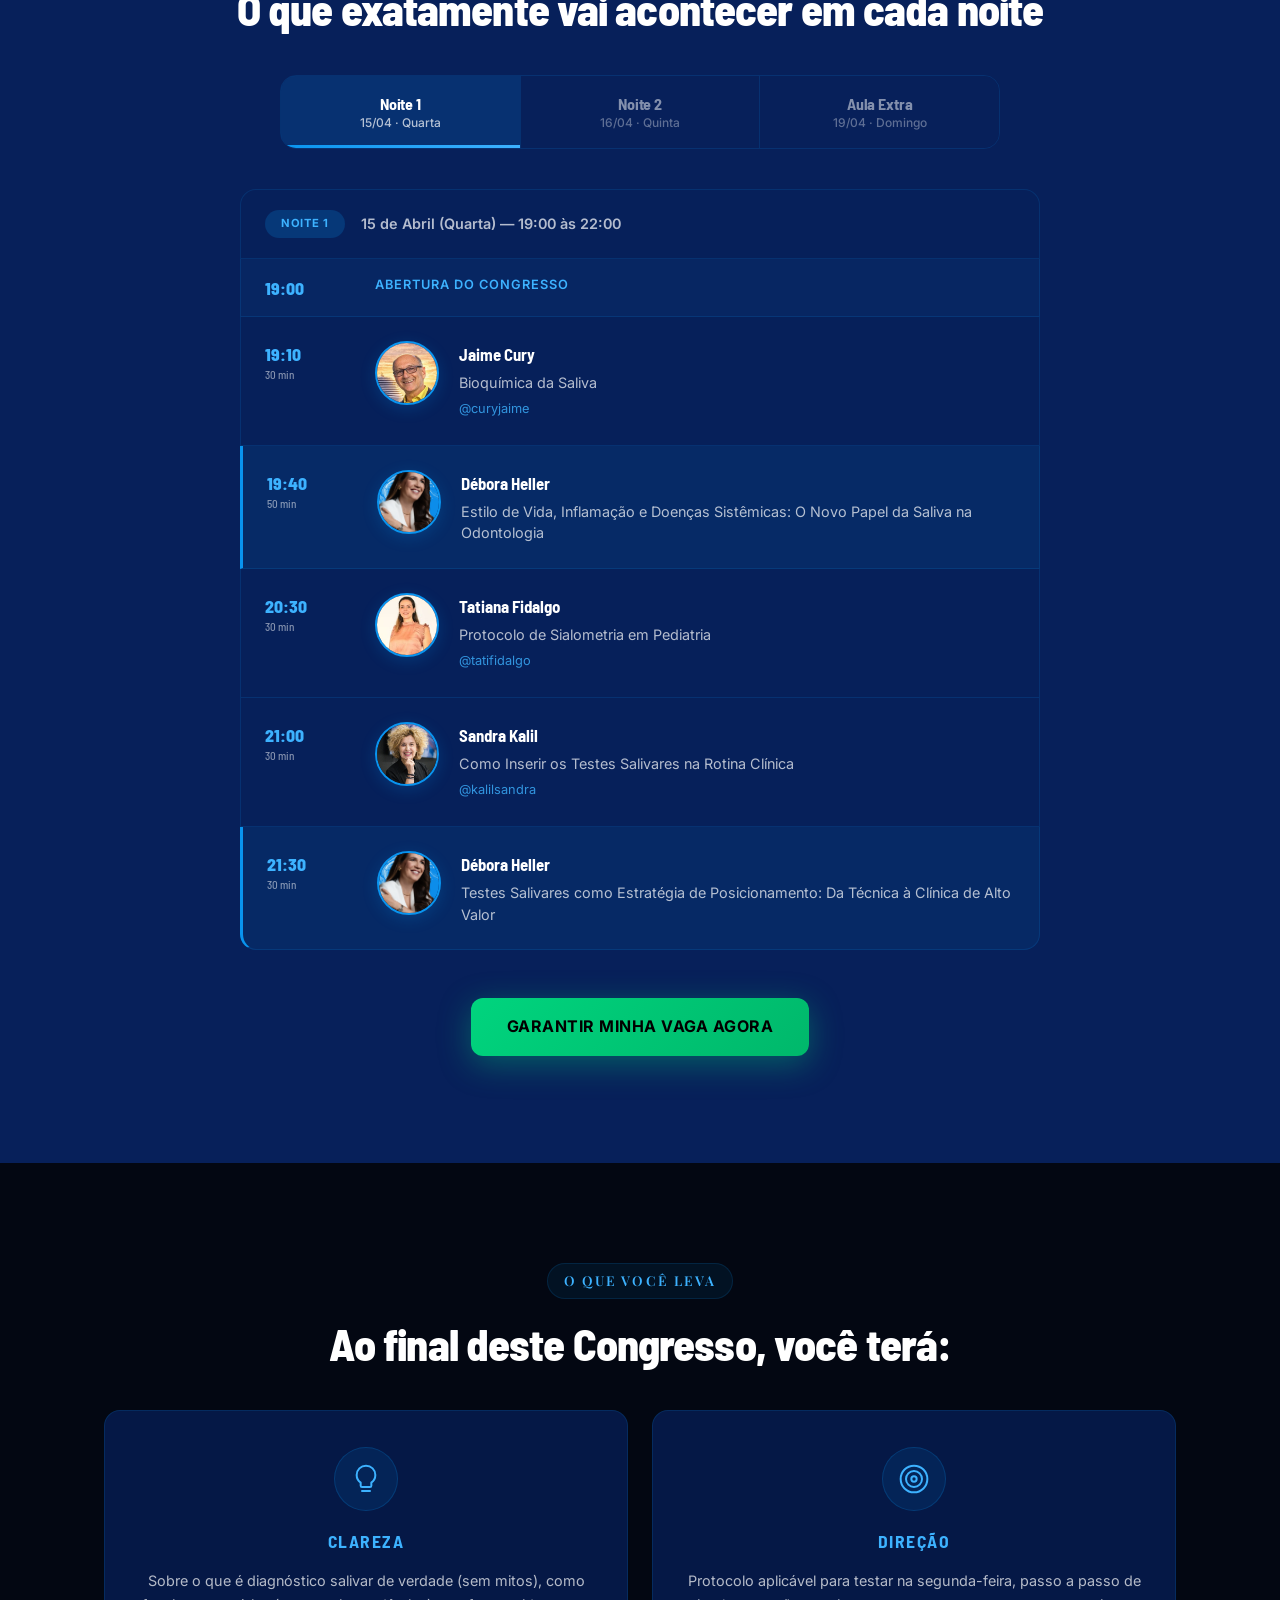
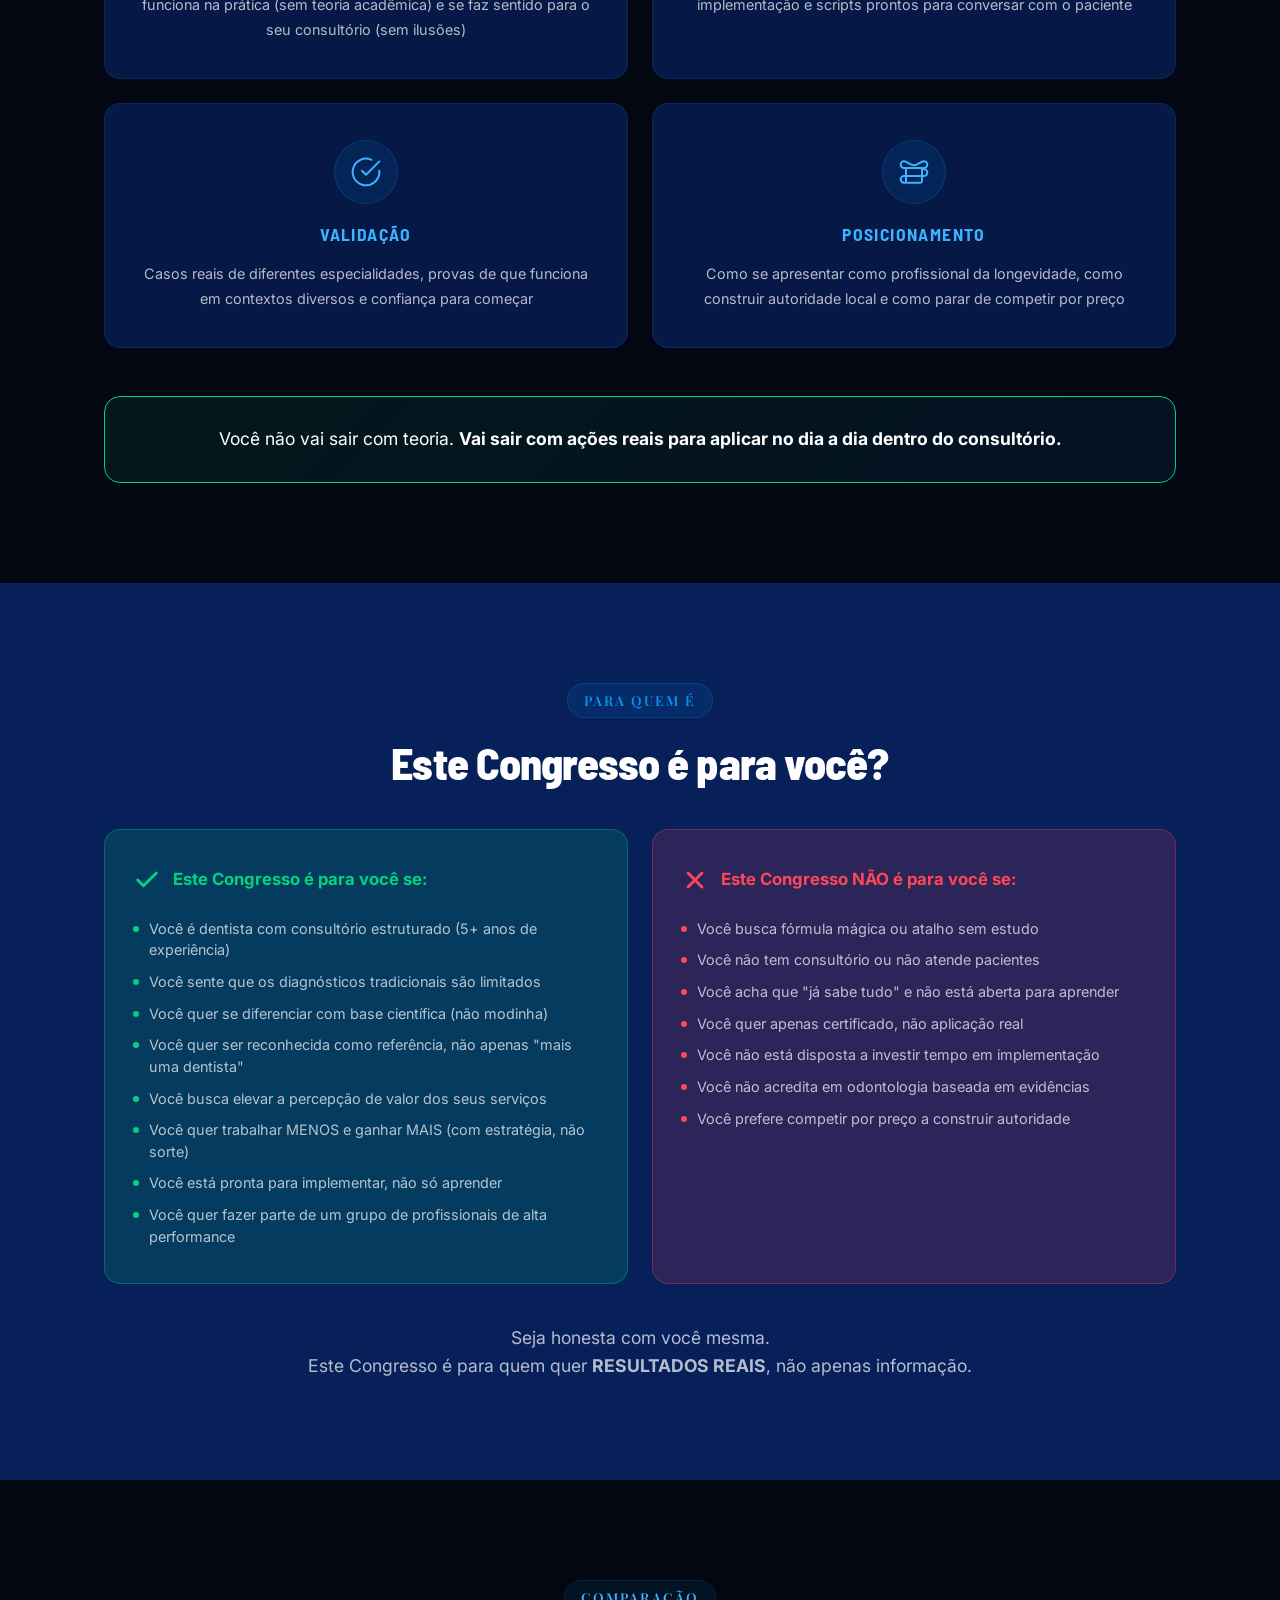
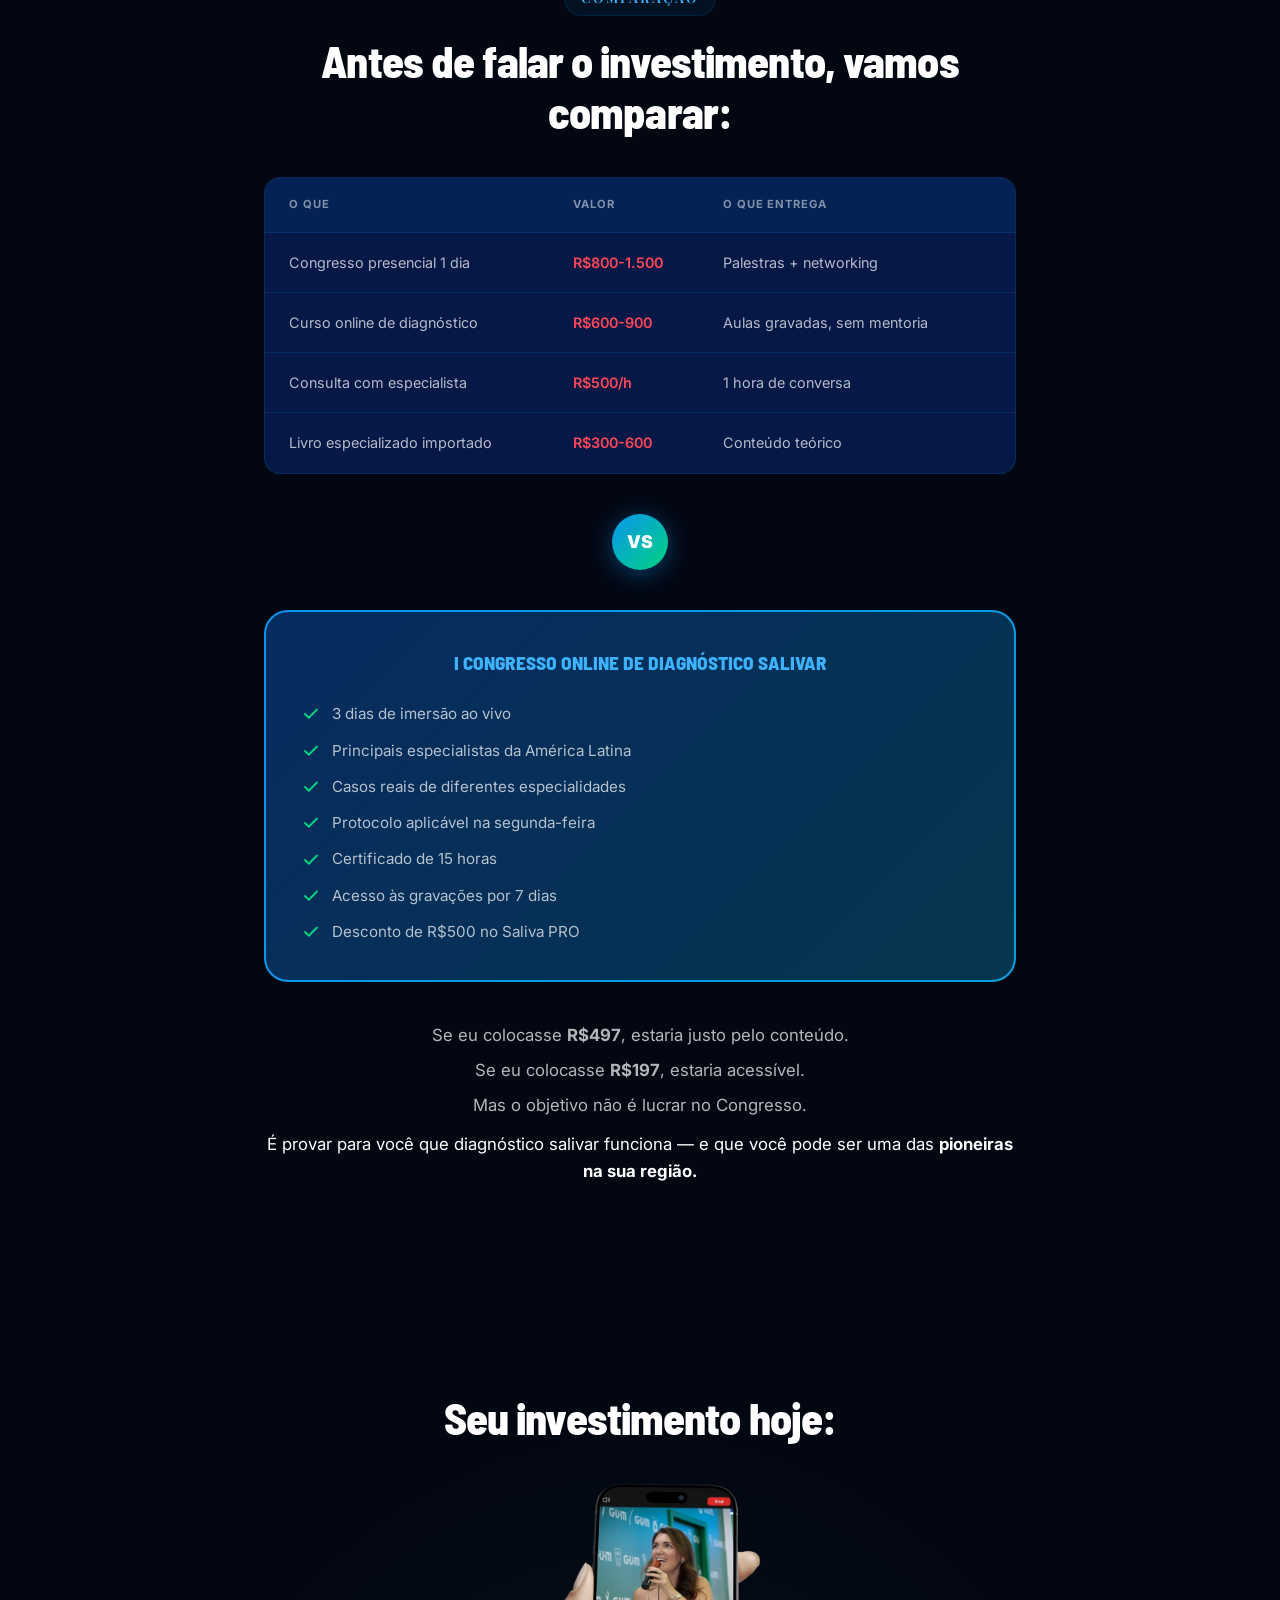
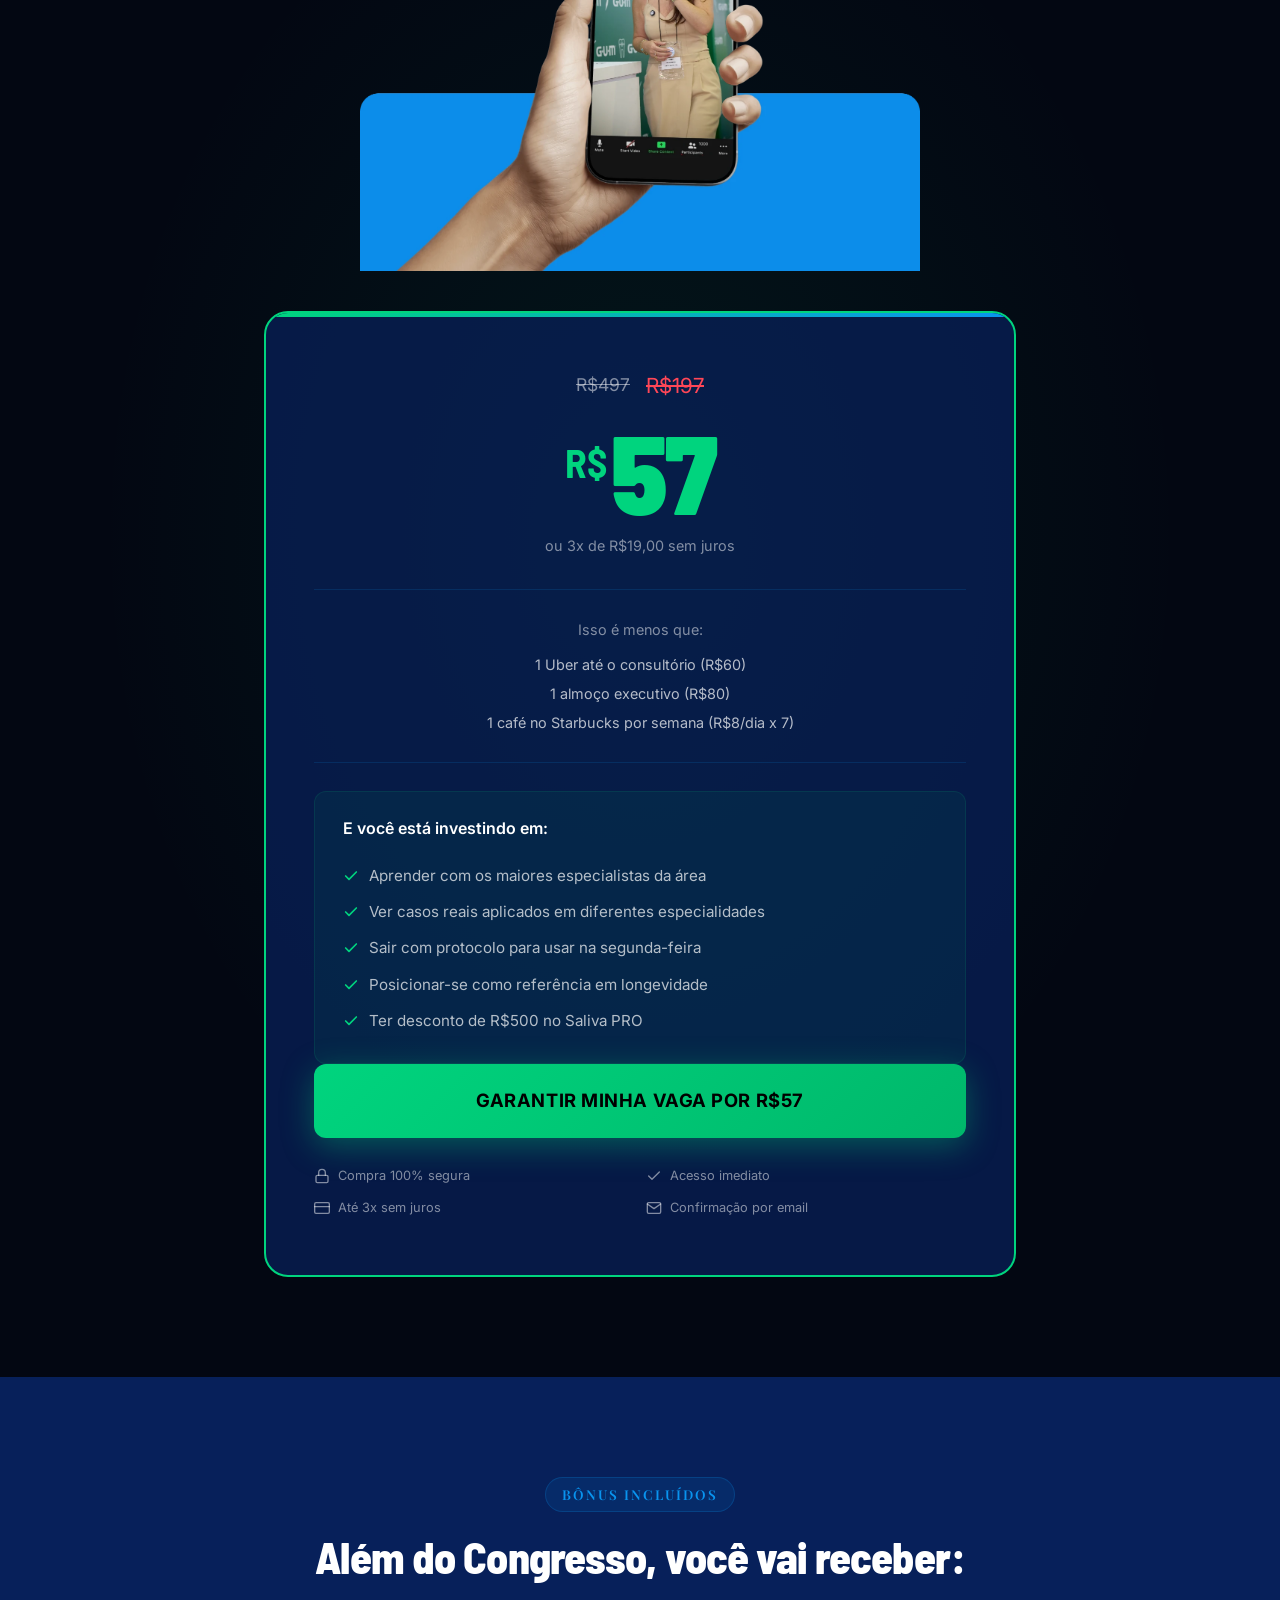
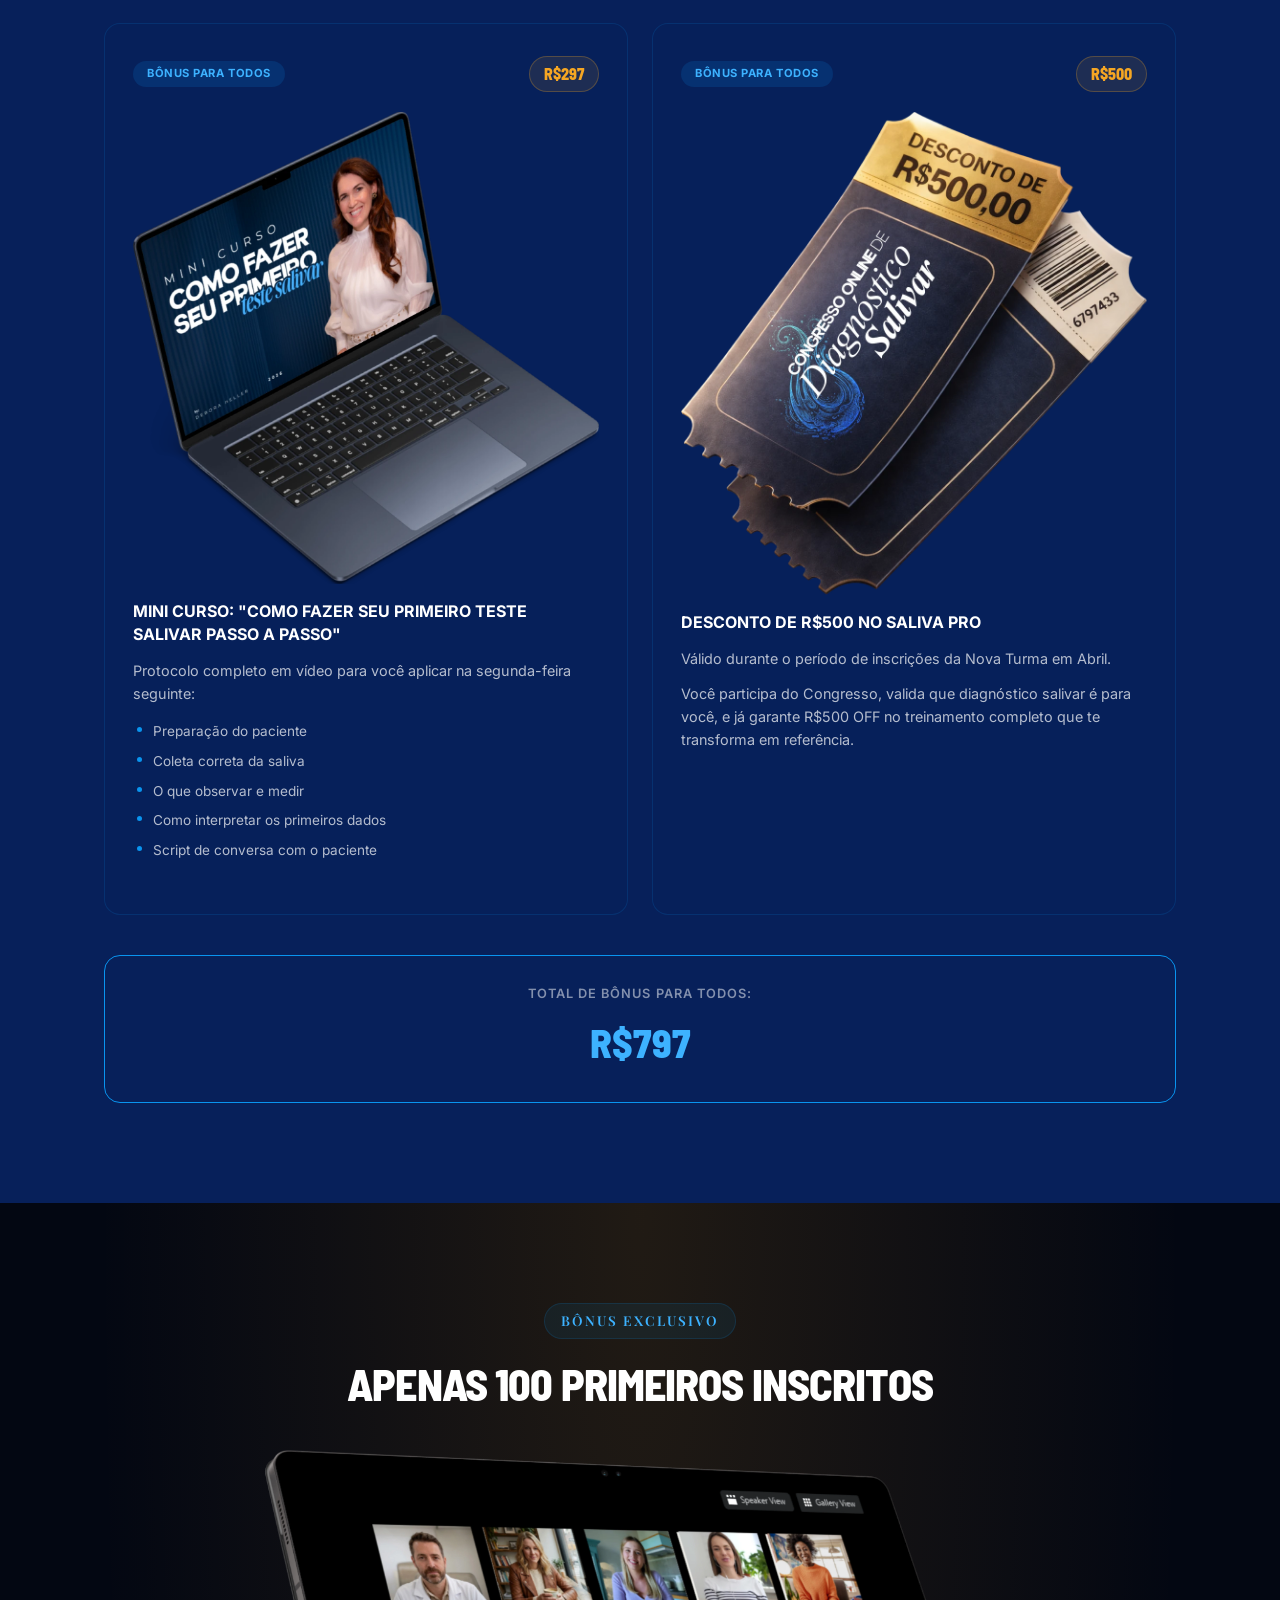
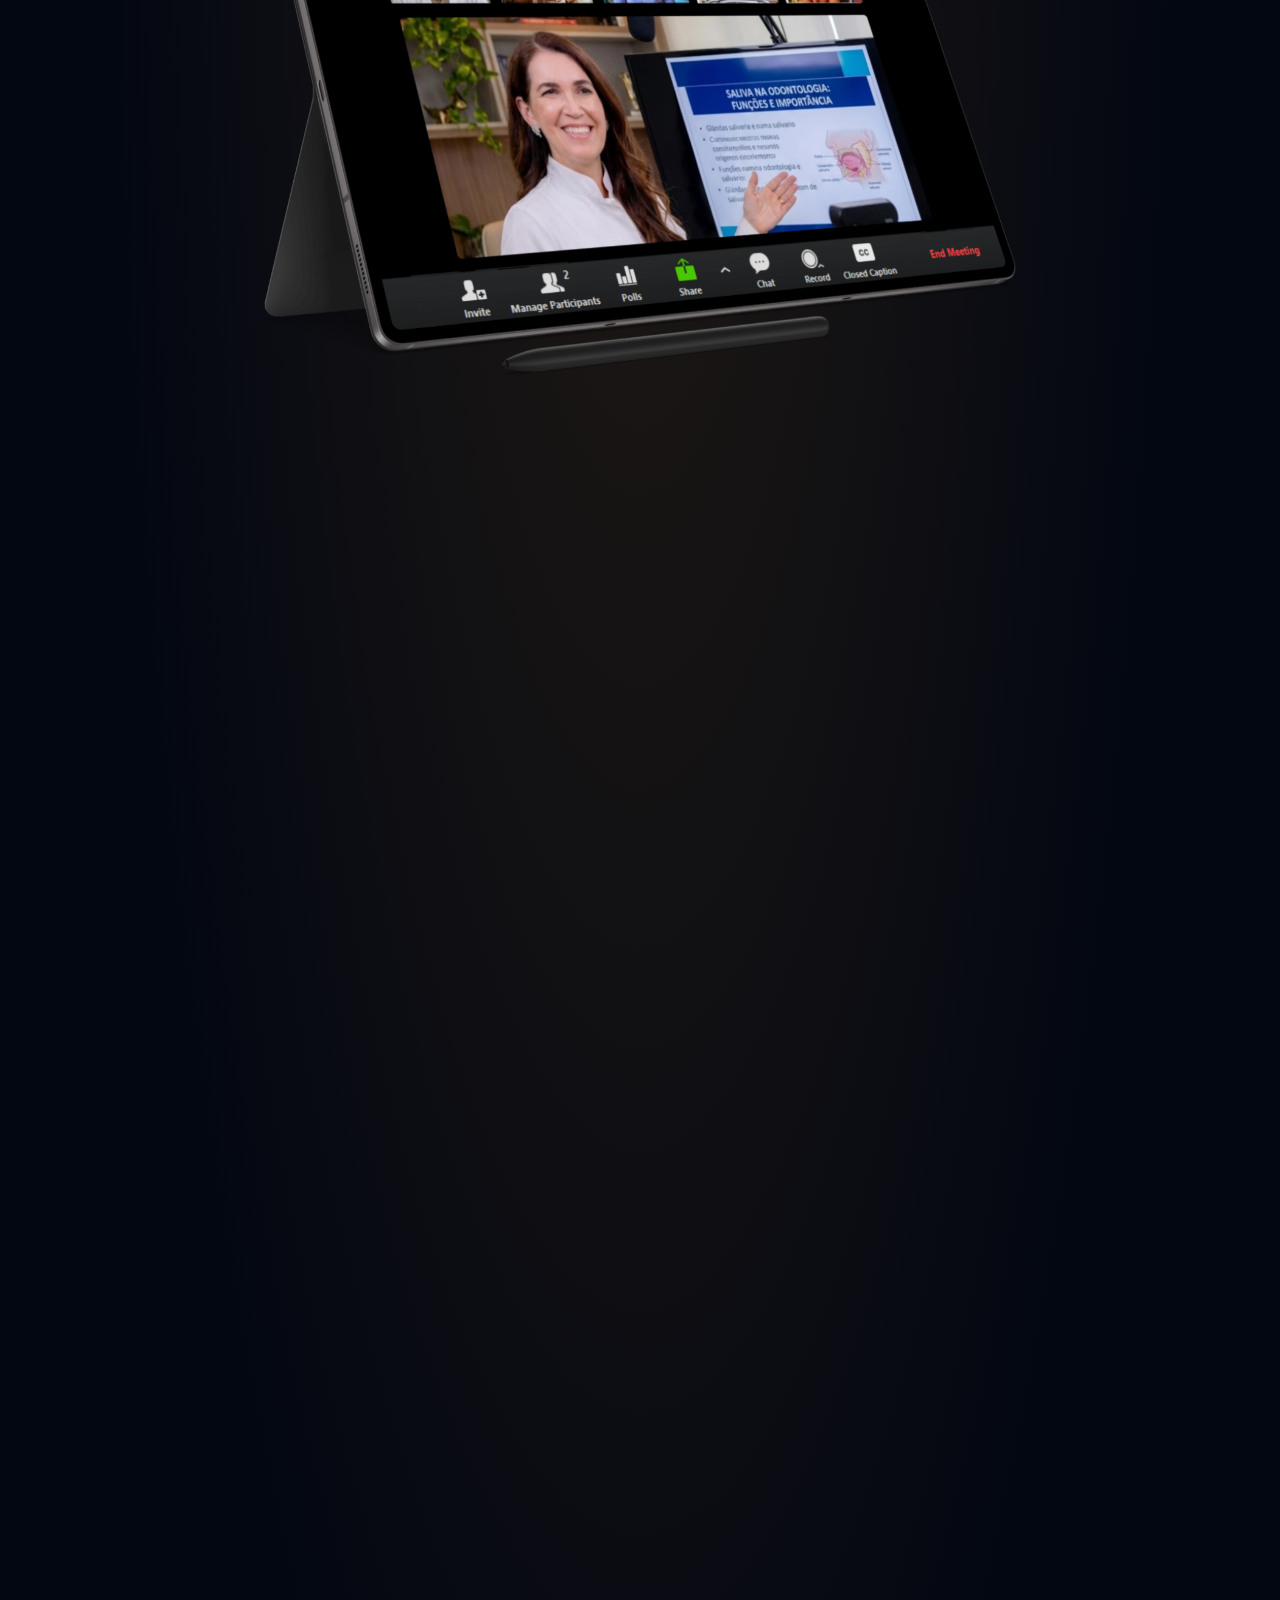
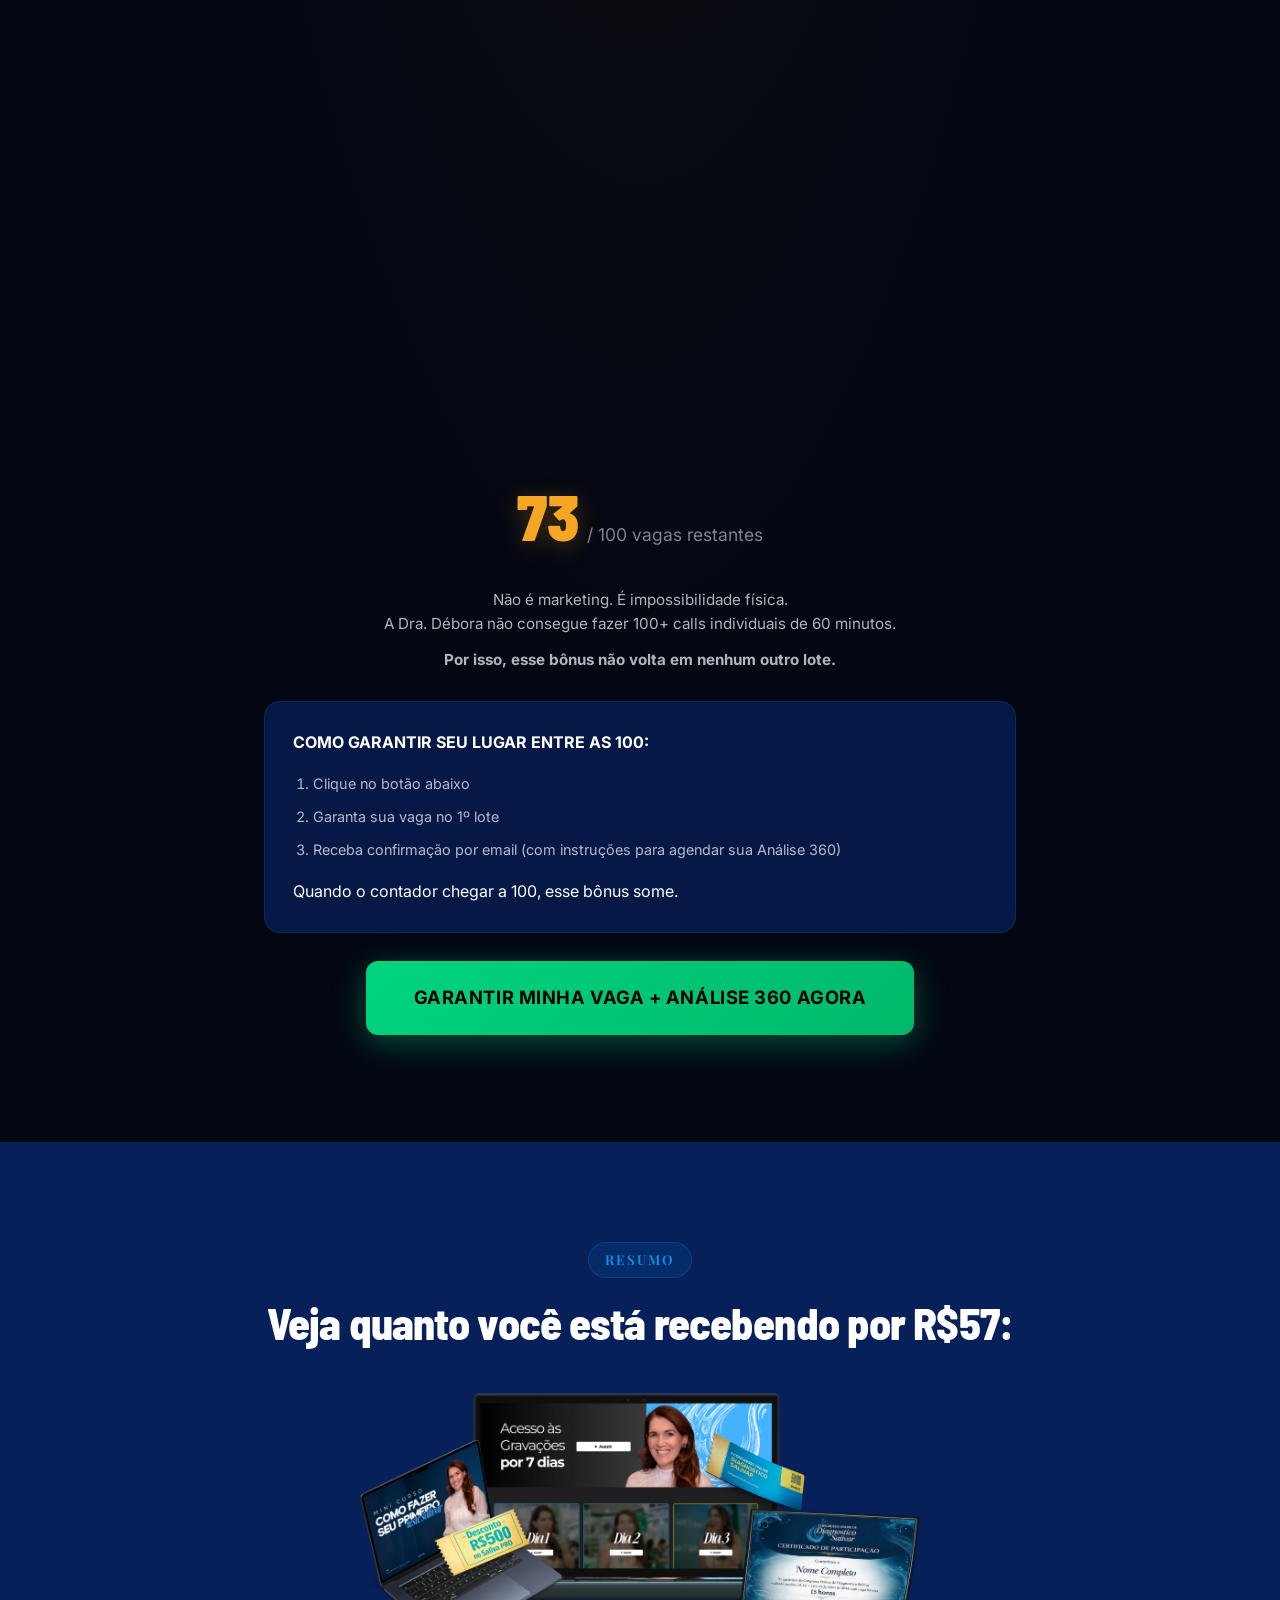
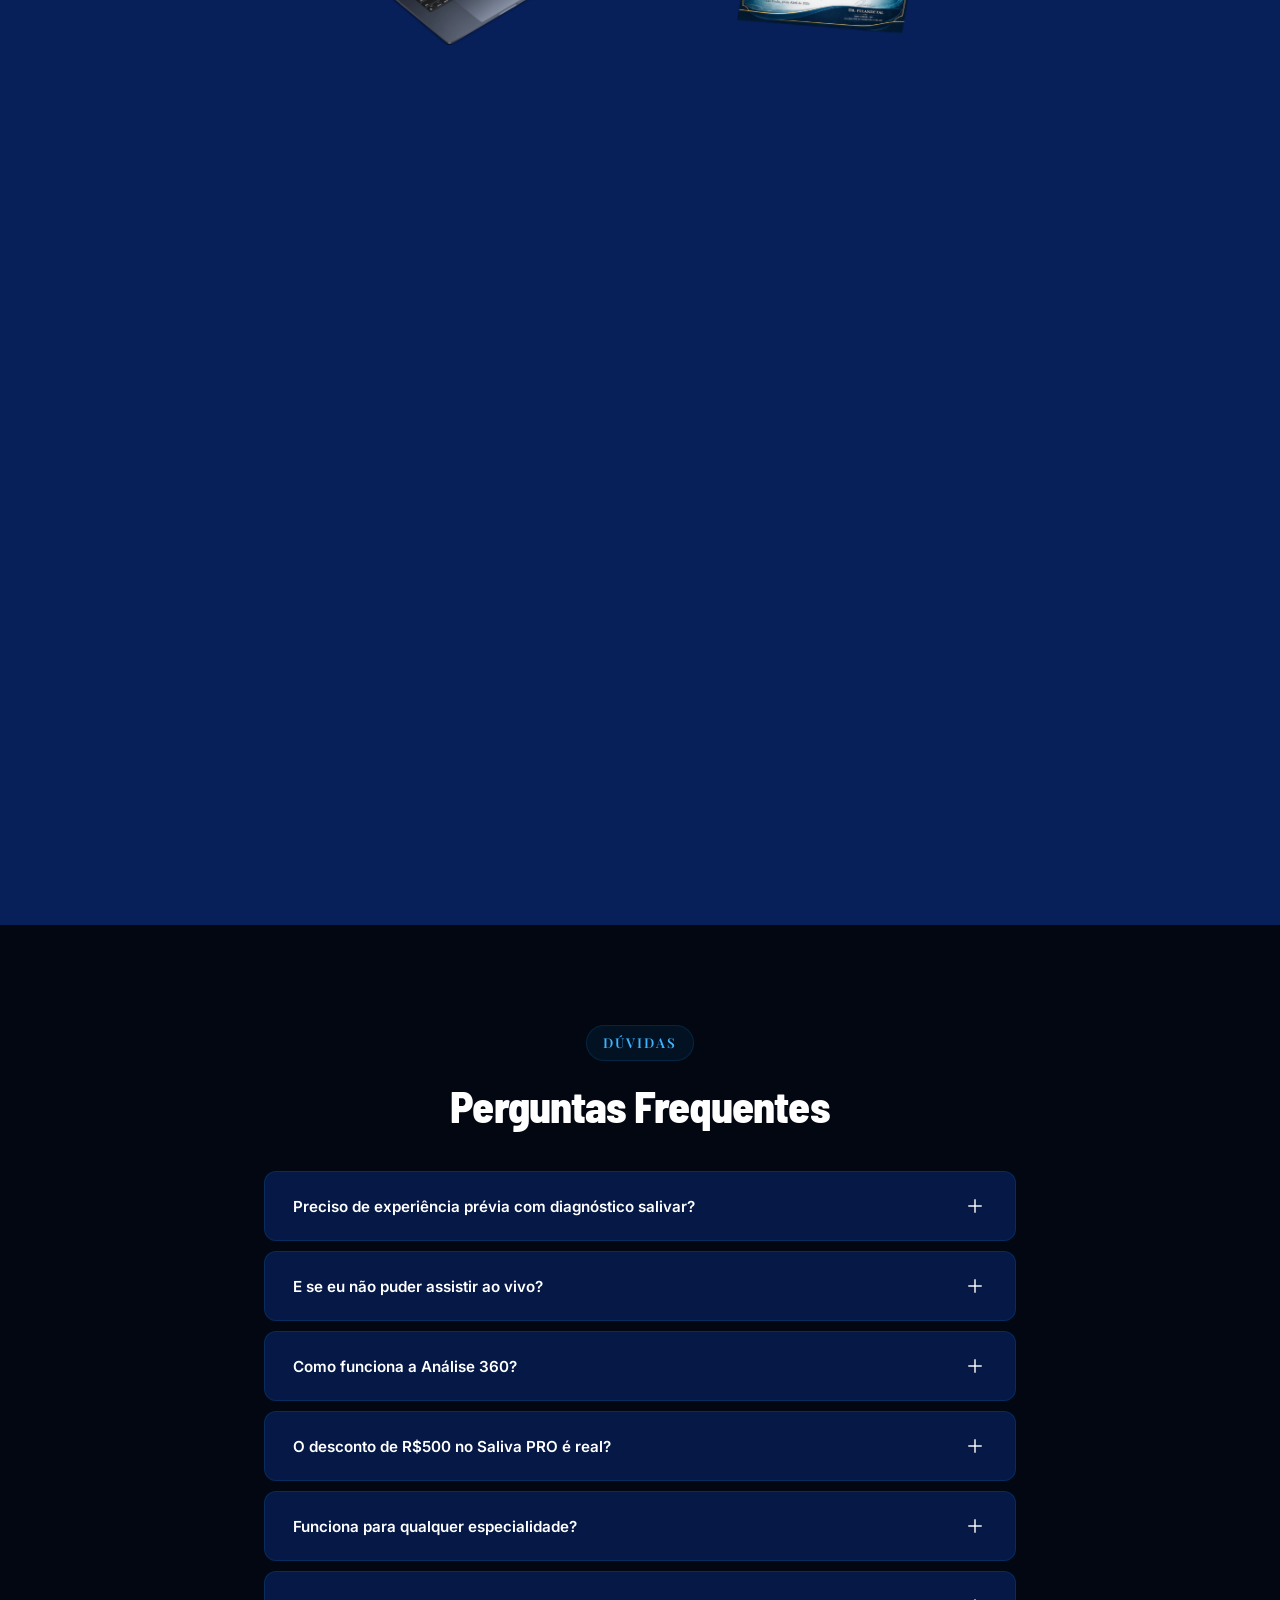
<file: projetos/debora/index.html>
<!DOCTYPE html>
<html lang="pt-BR">
<head>
  <meta charset="UTF-8">
  <meta name="viewport" content="width=device-width, initial-scale=1.0">

  <title>I Congresso Online de Diagn&oacute;stico Salivar | Dra. D&eacute;bora Heller</title>
  <meta name="description" content="3 dias para se tornar refer&ecirc;ncia em longevidade. Domine o diagn&oacute;stico salivar com os maiores especialistas da Am&eacute;rica Latina. 15, 16 e 19 de Abril.">
  <meta name="author" content="Dra. D&eacute;bora Heller">

  <meta property="og:type" content="website">
  <meta property="og:title" content="I Congresso Online de Diagn&oacute;stico Salivar | Dra. D&eacute;bora Heller">
  <meta property="og:description" content="3 dias para se tornar refer&ecirc;ncia em longevidade e parar de competir por pre&ccedil;o para sempre.">
  <meta property="og:url" content="https://deboraheller.com/cgs">

  <link rel="icon" type="image/x-icon" href="./assets/img/favicon.ico">

  <link rel="preconnect" href="https://fonts.googleapis.com">
  <link rel="preconnect" href="https://fonts.gstatic.com" crossorigin>
  <link href="https://fonts.googleapis.com/css2?family=Inter:wght@400;500;600;700;800;900&family=Barlow+Semi+Condensed:wght@300;400;500;600;700;800;900&family=Playfair+Display:ital,wght@0,400;0,600;0,700;1,400;1,600&display=swap" rel="stylesheet">

  <link rel="stylesheet" href="./assets/css/styles.css?v=20260316a">
</head>
<body>
  <!-- Scroll Progress Bar -->
  <div class="scroll-progress" id="scrollProgress" aria-hidden="true"></div>

  <!-- ============================================
       HEADER / NAV
       ============================================ -->
  <header class="header" id="header">
    <div class="container header__inner">
      <a href="#hero" class="header__logo">
        <img src="./assets/img/group_2.webp" alt="I Congresso Online de Diagn&oacute;stico Salivar" class="header__logo-img">
      </a>
      <a href="#oferta" class="header__cta btn btn-primary btn-sm">Inscreva-se</a>
    </div>
  </header>

  <main>
    <!-- ============================================
         HERO SECTION
         ============================================ -->
    <section class="hero" id="hero">
      <div class="hero__bg">
        <img src="./assets/img/HEROO.webp" alt="" class="hero__bg-img" loading="eager">
        <div class="hero__overlay"></div>
      </div>

      <div class="container hero__container">
        <div class="hero__content">
          <img src="./assets/img/group_2.webp" alt="Logo Congresso" class="hero__logo">

          <div class="hero__badges">
            <span class="badge">100% Online e Ao Vivo</span>
            <span class="badge badge--date">15, 16 e 19 de Abril — 19h</span>
          </div>

          <h1 class="hero__title">
            3 dias para se tornar refer&ecirc;ncia em longevidade — e parar de competir por pre&ccedil;o <span class="highlight">para sempre</span>
          </h1>

          <p class="hero__subtitle">
            Domine o diagn&oacute;stico salivar que est&aacute; fazendo dentistas elevarem seu ticket m&eacute;dio com os maiores especialistas da Am&eacute;rica Latina <strong>(Protocolo Aplic&aacute;vel Imediato)</strong>
          </p>

          <!-- COUNTDOWN -->
          <div class="countdown" id="countdown">
            <p class="countdown__label">O Congresso come&ccedil;a em:</p>
            <div class="countdown__timer">
              <div class="countdown__block">
                <span class="countdown__number" id="countDays">00</span>
                <span class="countdown__unit">Dias</span>
              </div>
              <span class="countdown__sep">:</span>
              <div class="countdown__block">
                <span class="countdown__number" id="countHours">00</span>
                <span class="countdown__unit">Horas</span>
              </div>
              <span class="countdown__sep">:</span>
              <div class="countdown__block">
                <span class="countdown__number" id="countMinutes">00</span>
                <span class="countdown__unit">Min</span>
              </div>
              <span class="countdown__sep">:</span>
              <div class="countdown__block">
                <span class="countdown__number" id="countSeconds">00</span>
                <span class="countdown__unit">Seg</span>
              </div>
            </div>
          </div>

          <a href="#oferta" class="btn btn-primary btn-lg btn--pulse">
            GARANTIR MINHA VAGA POR R$57
          </a>

          <div class="hero__urgency">
            <div class="hero__urgency-item">
              Apenas <strong>100 vagas</strong> com b&ocirc;nus An&aacute;lise 360 (valor R$2.500)
            </div>
            <div class="hero__slots">
              <strong id="slotsCounter">73</strong> / 100 restantes
              <div class="hero__slots-bar">
                <div class="hero__slots-fill" style="--progress: 27%"></div>
              </div>
            </div>
          </div>
        </div>

        <!-- Experts floating image (right side) -->
        <div class="hero__experts">
          <img src="./assets/img/HERO%20EXPERT.webp" alt="Especialistas do Congresso" class="hero__experts-img" loading="eager">
        </div>
      </div>

      <!-- Mobile: experts image below content -->
      <img src="./assets/img/HERO%20EXPERT.webp" alt="Especialistas do Congresso" class="hero__mobile-img" loading="eager">
    </section>

    <!-- ============================================
         A TRANSFORMA&Ccedil;&Atilde;O
         ============================================ -->
    <section class="section section--warm" id="transformacao">
      <div class="container container--narrow">
        <div class="section__eyebrow reveal">
          <span class="kicker kicker--center">A Transforma&ccedil;&atilde;o</span>
        </div>
        <h2 class="section__title section__title--center reveal">Hoje existem <span class="highlight">2 tipos</span> de dentistas:</h2>

        <div class="transform__duo reveal">
          <p class="transform__text">Os que competem por pre&ccedil;o e os que s&atilde;o procurados como <strong>refer&ecirc;ncia em longevidade.</strong></p>
          <p class="transform__question">A diferen&ccedil;a? <span class="highlight">Diagn&oacute;stico salivar.</span></p>
        </div>

        <p class="transform__subtitle reveal">Quando voc&ecirc; domina diagn&oacute;stico salivar:</p>

        <div class="transform__grid">
          <div class="transform__card reveal">
            <div class="transform__card-icon">
              <svg width="24" height="24" viewBox="0 0 24 24" fill="none" stroke="currentColor" stroke-width="2.5" stroke-linecap="round" stroke-linejoin="round"><polyline points="20 6 9 17 4 12"></polyline></svg>
            </div>
            <div>
              <p>Pacientes param de discutir pre&ccedil;o — eles veem dados objetivos e confiam na sua indica&ccedil;&atilde;o</p>
            </div>
          </div>
          <div class="transform__card reveal">
            <div class="transform__card-icon">
              <svg width="24" height="24" viewBox="0 0 24 24" fill="none" stroke="currentColor" stroke-width="2.5" stroke-linecap="round" stroke-linejoin="round"><polyline points="20 6 9 17 4 12"></polyline></svg>
            </div>
            <div>
              <p>Voc&ecirc; indica tratamentos com seguran&ccedil;a total — apoiada em diagn&oacute;stico objetivo, n&atilde;o em achismo</p>
            </div>
          </div>
          <div class="transform__card reveal">
            <div class="transform__card-icon">
              <svg width="24" height="24" viewBox="0 0 24 24" fill="none" stroke="currentColor" stroke-width="2.5" stroke-linecap="round" stroke-linejoin="round"><polyline points="20 6 9 17 4 12"></polyline></svg>
            </div>
            <div>
              <p>Tudo na cl&iacute;nica vende mais — efeito cascata: tratamentos mais completos, menos "vou pensar", mais fechamentos na primeira consulta</p>
            </div>
          </div>
          <div class="transform__card reveal">
            <div class="transform__card-icon">
              <svg width="24" height="24" viewBox="0 0 24 24" fill="none" stroke="currentColor" stroke-width="2.5" stroke-linecap="round" stroke-linejoin="round"><polyline points="20 6 9 17 4 12"></polyline></svg>
            </div>
            <div>
              <p>Voc&ecirc; trabalha menos e &eacute; mais valorizada — posicionamento de refer&ecirc;ncia, agenda seletiva, faturamento crescente</p>
            </div>
          </div>
        </div>

        <p class="transform__cta-text reveal">E voc&ecirc; pode aprender isso em <strong>3 dias</strong> — com os maiores especialistas da Am&eacute;rica Latina.</p>

        <div class="text-center reveal">
          <a href="#oferta" class="btn btn-primary">QUERO ME TORNAR REFER&Ecirc;NCIA EM LONGEVIDADE</a>
        </div>
      </div>
    </section>

    <!-- ============================================
         COM QUEM VOC&Ecirc; VAI APRENDER
         ============================================ -->
    <section class="section section--dark speakers" id="speakers">
      <div class="container">
        <div class="section__eyebrow reveal">
          <span class="kicker kicker--light kicker--center">Os especialistas</span>
        </div>
        <h2 class="section__title section__title--light section__title--center reveal">
          Voc&ecirc; n&atilde;o vai aprender com quem "diz que funciona".<br>
          Vai aprender com quem <span class="highlight">PROVA</span> que funciona.
        </h2>

        <div class="speaker-main speaker-main--with-photo reveal">
          <div class="speaker-main__accent"></div>
          <div class="speaker-main__photo">
            <img src="./assets/img/deboraa.webp" alt="Dra. D&eacute;bora Heller" class="speaker-main__img" loading="lazy">
          </div>
          <div class="speaker-main__content">
            <h3 class="speaker-main__name">Dra. D&eacute;bora Heller</h3>
            <ul class="speaker-main__credentials">
              <li><span class="arrow">&rarr;</span> PhD em Saliva</li>
              <li><span class="arrow">&rarr;</span> Refer&ecirc;ncia #1 da Am&eacute;rica Latina em Diagn&oacute;stico Salivar</li>
              <li><span class="arrow">&rarr;</span> Mais de 15 anos de pesquisa e aplica&ccedil;&atilde;o cl&iacute;nica</li>
              <li><span class="arrow">&rarr;</span> Mentora de centenas de dentistas de alta performance</li>
            </ul>
          </div>
        </div>

        <div class="speaker-extras reveal">
          <h3 class="speaker-extras__title">+ Principais Especialistas da &Aacute;rea</h3>
          <p class="speaker-extras__sub">Apresentando casos reais de:</p>
          <div class="speaker-extras__tags">
            <span class="tag">Ortodontia</span>
            <span class="tag">Periodontia</span>
            <span class="tag">Est&eacute;tica e Reabilita&ccedil;&atilde;o</span>
            <span class="tag">Odontopediatria</span>
          </div>
          <p class="speaker-extras__note">Com protocolos testados em milhares de pacientes.<br><strong>Aplica&ccedil;&atilde;o pr&aacute;tica, n&atilde;o teoria acad&ecirc;mica.</strong></p>
        </div>
      </div>
    </section>

    <!-- ============================================
         PROGRAMA&Ccedil;&Atilde;O COMPLETA
         ============================================ -->
    <section class="section section--warm cronograma" id="programacao">
      <div class="container">
        <div class="section__eyebrow reveal">
          <span class="kicker kicker--center">Cronograma completo</span>
        </div>
        <h2 class="section__title section__title--center reveal">O que exatamente vai acontecer em cada noite</h2>

        <!-- Tabs -->
        <div class="crono-tabs reveal" role="tablist">
          <button class="crono-tab active" role="tab" aria-selected="true" data-tab="noite1">
            <span class="crono-tab__day">Noite 1</span>
            <span class="crono-tab__date">15/04 &middot; Quarta</span>
          </button>
          <button class="crono-tab" role="tab" aria-selected="false" data-tab="noite2">
            <span class="crono-tab__day">Noite 2</span>
            <span class="crono-tab__date">16/04 &middot; Quinta</span>
          </button>
          <button class="crono-tab crono-tab--special" role="tab" aria-selected="false" data-tab="extra">
            <span class="crono-tab__day">Aula Extra</span>
            <span class="crono-tab__date">19/04 &middot; Domingo</span>
          </button>
        </div>

        <!-- NOITE 1 -->
        <div class="crono-panel active" id="panel-noite1" role="tabpanel">
          <div class="crono-panel__header">
            <span class="crono-panel__badge">Noite 1</span>
            <span class="crono-panel__range">15 de Abril (Quarta) &mdash; 19:00 &agrave;s 22:00</span>
          </div>

          <div class="crono-talk crono-talk--opening reveal">
            <div class="crono-talk__time">19:00</div>
            <div class="crono-talk__content">
              <p class="crono-talk__title">Abertura do Congresso</p>
            </div>
          </div>

          <div class="crono-talk reveal">
            <div class="crono-talk__time">19:10 <span class="crono-talk__duration">30 min</span></div>
            <div class="crono-talk__photo">
              <img src="./assets/img/jaime_cury_1x.webp" alt="Jaime Cury" class="crono-talk__img">
            </div>
            <div class="crono-talk__content">
              <h4 class="crono-talk__speaker">Jaime Cury</h4>
              <p class="crono-talk__title">Bioqu&iacute;mica da Saliva</p>
              <a href="#" onclick="return false" class="crono-talk__ig">@curyjaime</a>
            </div>
          </div>

          <div class="crono-talk crono-talk--host reveal">
            <div class="crono-talk__time">19:40 <span class="crono-talk__duration">50 min</span></div>
            <div class="crono-talk__photo">
              <img src="./assets/img/deboraa.webp" alt="D&eacute;bora Heller" class="crono-talk__img">
            </div>
            <div class="crono-talk__content">
              <h4 class="crono-talk__speaker">D&eacute;bora Heller</h4>
              <p class="crono-talk__title">Estilo de Vida, Inflama&ccedil;&atilde;o e Doen&ccedil;as Sist&ecirc;micas: O Novo Papel da Saliva na Odontologia</p>
            </div>
          </div>

          <div class="crono-talk reveal">
            <div class="crono-talk__time">20:30 <span class="crono-talk__duration">30 min</span></div>
            <div class="crono-talk__photo">
              <img src="./assets/img/tati_fidalgo_1x.webp" alt="Tatiana Fidalgo" class="crono-talk__img">
            </div>
            <div class="crono-talk__content">
              <h4 class="crono-talk__speaker">Tatiana Fidalgo</h4>
              <p class="crono-talk__title">Protocolo de Sialometria em Pediatria</p>
              <a href="#" onclick="return false" class="crono-talk__ig">@tatifidalgo</a>
            </div>
          </div>

          <div class="crono-talk reveal">
            <div class="crono-talk__time">21:00 <span class="crono-talk__duration">30 min</span></div>
            <div class="crono-talk__photo">
              <img src="./assets/img/kalil_sandra_1x.webp" alt="Sandra Kalil" class="crono-talk__img">
            </div>
            <div class="crono-talk__content">
              <h4 class="crono-talk__speaker">Sandra Kalil</h4>
              <p class="crono-talk__title">Como Inserir os Testes Salivares na Rotina Cl&iacute;nica</p>
              <a href="#" onclick="return false" class="crono-talk__ig">@kalilsandra</a>
            </div>
          </div>

          <div class="crono-talk crono-talk--host reveal">
            <div class="crono-talk__time">21:30 <span class="crono-talk__duration">30 min</span></div>
            <div class="crono-talk__photo">
              <img src="./assets/img/deboraa.webp" alt="D&eacute;bora Heller" class="crono-talk__img">
            </div>
            <div class="crono-talk__content">
              <h4 class="crono-talk__speaker">D&eacute;bora Heller</h4>
              <p class="crono-talk__title">Testes Salivares como Estrat&eacute;gia de Posicionamento: Da T&eacute;cnica &agrave; Cl&iacute;nica de Alto Valor</p>
            </div>
          </div>
        </div>

        <!-- NOITE 2 -->
        <div class="crono-panel" id="panel-noite2" role="tabpanel">
          <div class="crono-panel__header">
            <span class="crono-panel__badge">Noite 2</span>
            <span class="crono-panel__range">16 de Abril (Quinta) &mdash; 19:00 &agrave;s 22:00</span>
          </div>

          <div class="crono-talk crono-talk--opening reveal">
            <div class="crono-talk__time">19:00</div>
            <div class="crono-talk__content">
              <p class="crono-talk__title">Abertura</p>
            </div>
          </div>

          <div class="crono-talk reveal">
            <div class="crono-talk__time">19:00 <span class="crono-talk__duration">30 min</span></div>
            <div class="crono-talk__photo">
              <img src="./assets/img/ana_cecilia_1x.webp" alt="Ana Cecília Aranha" class="crono-talk__img">
            </div>
            <div class="crono-talk__content">
              <h4 class="crono-talk__speaker">Ana Cec&iacute;lia Aranha</h4>
              <p class="crono-talk__title">Da Avalia&ccedil;&atilde;o ao Plano Preventivo: Construindo Protocolos Individualizados</p>
              <a href="#" onclick="return false" class="crono-talk__ig">@dra.anacecilia.aranha</a>
            </div>
          </div>

          <div class="crono-talk reveal">
            <div class="crono-talk__time">19:30 <span class="crono-talk__duration">30 min</span></div>
            <div class="crono-talk__photo">
              <img src="./assets/img/manoela_martins_1x.webp" alt="Manoela Martins" class="crono-talk__img">
            </div>
            <div class="crono-talk__content">
              <h4 class="crono-talk__speaker">Manoela Martins</h4>
              <p class="crono-talk__title">Laser na Odontologia de Precis&atilde;o</p>
              <a href="#" onclick="return false" class="crono-talk__ig">@manodmartins</a>
            </div>
          </div>

          <div class="crono-talk reveal">
            <div class="crono-talk__time">20:00 <span class="crono-talk__duration">30 min</span></div>
            <div class="crono-talk__photo">
              <img src="./assets/img/robinson_1x.webp" alt="Robinson Sabino" class="crono-talk__img">
            </div>
            <div class="crono-talk__content">
              <h4 class="crono-talk__speaker">Robinson Sabino</h4>
              <p class="crono-talk__title">Biossensores e Novas Tecnologias para o Dentista Atual</p>
              <a href="#" onclick="return false" class="crono-talk__ig">@robinson_sabino</a>
            </div>
          </div>

          <div class="crono-talk crono-talk--host crono-talk--keynote reveal">
            <div class="crono-talk__time">20:30 <span class="crono-talk__duration">90 min</span></div>
            <div class="crono-talk__photo">
              <img src="./assets/img/deboraa.webp" alt="D&eacute;bora Heller" class="crono-talk__img">
            </div>
            <div class="crono-talk__content">
              <h4 class="crono-talk__speaker">D&eacute;bora Heller</h4>
              <p class="crono-talk__title">O M&eacute;todo da Odontologia de Precis&atilde;o: Como Implementar na Sua Cl&iacute;nica</p>
              <span class="crono-talk__keynote-badge">Palestra Principal</span>
            </div>
          </div>
        </div>

        <!-- AULA EXTRA -->
        <div class="crono-panel" id="panel-extra" role="tabpanel">
          <div class="crono-panel__header crono-panel__header--special">
            <span class="crono-panel__badge crono-panel__badge--special">Aula Extra Internacional</span>
            <span class="crono-panel__range">19 de Abril (Domingo) &mdash; 9:00 &agrave;s 10:00 BRT</span>
          </div>

          <div class="crono-talk crono-talk--international reveal">
            <div class="crono-talk__time">09:00 <span class="crono-talk__duration">60 min</span></div>
            <div class="crono-talk__photo">
              <img src="./assets/img/hugo_1x.webp" alt="Hugo Madeira" class="crono-talk__img">
            </div>
            <div class="crono-talk__content">
              <h4 class="crono-talk__speaker">Hugo Madeira <span class="crono-talk__flag">&#x1F1F5;&#x1F1F9;</span></h4>
              <p class="crono-talk__title">Aula Internacional &mdash; Portugal</p>
              <span class="crono-talk__intl-badge">Convidado Internacional</span>
            </div>
          </div>
        </div>

        <div class="text-center reveal" style="margin-top: 48px;">
          <a href="#oferta" class="btn btn-primary">GARANTIR MINHA VAGA AGORA</a>
        </div>
      </div>
    </section>

    <!-- ============================================
         O QUE VOC&Ecirc; LEVA
         ============================================ -->
    <section class="section section--dark takeaways" id="takeaways">
      <div class="container">
        <div class="section__eyebrow reveal">
          <span class="kicker kicker--light kicker--center">O que voc&ecirc; leva</span>
        </div>
        <h2 class="section__title section__title--light section__title--center reveal">Ao final deste Congresso, voc&ecirc; ter&aacute;:</h2>

        <div class="takeaways__grid">
          <div class="takeaways__card reveal">
            <div class="takeaways__icon-wrap">
              <svg width="32" height="32" viewBox="0 0 24 24" fill="none" stroke="currentColor" stroke-width="1.5" stroke-linecap="round" stroke-linejoin="round"><path d="M12 2a7 7 0 0 1 7 7c0 2.38-1.19 4.47-3 5.74V17a1 1 0 0 1-1 1H9a1 1 0 0 1-1-1v-2.26C6.19 13.47 5 11.38 5 9a7 7 0 0 1 7-7z"/><line x1="9" y1="21" x2="15" y2="21"/></svg>
            </div>
            <h3>CLAREZA</h3>
            <p>Sobre o que &eacute; diagn&oacute;stico salivar de verdade (sem mitos), como funciona na pr&aacute;tica (sem teoria acad&ecirc;mica) e se faz sentido para o seu consult&oacute;rio (sem ilus&otilde;es)</p>
          </div>
          <div class="takeaways__card reveal">
            <div class="takeaways__icon-wrap">
              <svg width="32" height="32" viewBox="0 0 24 24" fill="none" stroke="currentColor" stroke-width="1.5" stroke-linecap="round" stroke-linejoin="round"><circle cx="12" cy="12" r="10"/><circle cx="12" cy="12" r="6"/><circle cx="12" cy="12" r="2"/></svg>
            </div>
            <h3>DIRE&Ccedil;&Atilde;O</h3>
            <p>Protocolo aplic&aacute;vel para testar na segunda-feira, passo a passo de implementa&ccedil;&atilde;o e scripts prontos para conversar com o paciente</p>
          </div>
          <div class="takeaways__card reveal">
            <div class="takeaways__icon-wrap">
              <svg width="32" height="32" viewBox="0 0 24 24" fill="none" stroke="currentColor" stroke-width="1.5" stroke-linecap="round" stroke-linejoin="round"><path d="M22 11.08V12a10 10 0 1 1-5.93-9.14"/><polyline points="22 4 12 14.01 9 11.01"/></svg>
            </div>
            <h3>VALIDA&Ccedil;&Atilde;O</h3>
            <p>Casos reais de diferentes especialidades, provas de que funciona em contextos diversos e confian&ccedil;a para come&ccedil;ar</p>
          </div>
          <div class="takeaways__card reveal">
            <div class="takeaways__icon-wrap">
              <svg width="32" height="32" viewBox="0 0 24 24" fill="none" stroke="currentColor" stroke-width="1.5" stroke-linecap="round" stroke-linejoin="round"><path d="M6 9H4.5a2.5 2.5 0 0 1 0-5C7 4 9 7 12 7s5-3 7.5-3a2.5 2.5 0 0 1 0 5H18"/><path d="M18 15h1.5a2.5 2.5 0 0 0 0-5H18"/><path d="M6 15H4.5a2.5 2.5 0 0 0 0 5H6"/><rect x="6" y="9" width="12" height="6" rx="1"/><path d="M6 15v4a1 1 0 0 0 1 1h10a1 1 0 0 0 1-1v-4"/></svg>
            </div>
            <h3>POSICIONAMENTO</h3>
            <p>Como se apresentar como profissional da longevidade, como construir autoridade local e como parar de competir por pre&ccedil;o</p>
          </div>
        </div>

        <div class="takeaways__result reveal">
          <p>Voc&ecirc; n&atilde;o vai sair com teoria. <strong>Vai sair com a&ccedil;&otilde;es reais para aplicar no dia a dia dentro do consult&oacute;rio.</strong></p>
        </div>
      </div>
    </section>

    <!-- ============================================
         PARA QUEM &Eacute;
         ============================================ -->
    <section class="section section--warm qualification" id="para-quem">
      <div class="container">
        <div class="section__eyebrow reveal">
          <span class="kicker kicker--center">Para quem &eacute;</span>
        </div>
        <h2 class="section__title section__title--center reveal">Este Congresso &eacute; para voc&ecirc;?</h2>

        <div class="qualification__grid">
          <div class="qualification__card qualification__card--positive reveal">
            <div class="qualification__card-header">
              <svg width="28" height="28" viewBox="0 0 24 24" fill="none" stroke="currentColor" stroke-width="2.5" stroke-linecap="round" stroke-linejoin="round"><polyline points="20 6 9 17 4 12"></polyline></svg>
              <h3>Este Congresso &eacute; para voc&ecirc; se:</h3>
            </div>
            <ul>
              <li>Voc&ecirc; &eacute; dentista com consult&oacute;rio estruturado (5+ anos de experi&ecirc;ncia)</li>
              <li>Voc&ecirc; sente que os diagn&oacute;sticos tradicionais s&atilde;o limitados</li>
              <li>Voc&ecirc; quer se diferenciar com base cient&iacute;fica (n&atilde;o modinha)</li>
              <li>Voc&ecirc; quer ser reconhecida como refer&ecirc;ncia, n&atilde;o apenas "mais uma dentista"</li>
              <li>Voc&ecirc; busca elevar a percep&ccedil;&atilde;o de valor dos seus servi&ccedil;os</li>
              <li>Voc&ecirc; quer trabalhar MENOS e ganhar MAIS (com estrat&eacute;gia, n&atilde;o sorte)</li>
              <li>Voc&ecirc; est&aacute; pronta para implementar, n&atilde;o s&oacute; aprender</li>
              <li>Voc&ecirc; quer fazer parte de um grupo de profissionais de alta performance</li>
            </ul>
          </div>

          <div class="qualification__card qualification__card--negative reveal">
            <div class="qualification__card-header">
              <svg width="28" height="28" viewBox="0 0 24 24" fill="none" stroke="currentColor" stroke-width="2.5" stroke-linecap="round" stroke-linejoin="round"><line x1="18" y1="6" x2="6" y2="18"></line><line x1="6" y1="6" x2="18" y2="18"></line></svg>
              <h3>Este Congresso N&Atilde;O &eacute; para voc&ecirc; se:</h3>
            </div>
            <ul>
              <li>Voc&ecirc; busca f&oacute;rmula m&aacute;gica ou atalho sem estudo</li>
              <li>Voc&ecirc; n&atilde;o tem consult&oacute;rio ou n&atilde;o atende pacientes</li>
              <li>Voc&ecirc; acha que "j&aacute; sabe tudo" e n&atilde;o est&aacute; aberta para aprender</li>
              <li>Voc&ecirc; quer apenas certificado, n&atilde;o aplica&ccedil;&atilde;o real</li>
              <li>Voc&ecirc; n&atilde;o est&aacute; disposta a investir tempo em implementa&ccedil;&atilde;o</li>
              <li>Voc&ecirc; n&atilde;o acredita em odontologia baseada em evid&ecirc;ncias</li>
              <li>Voc&ecirc; prefere competir por pre&ccedil;o a construir autoridade</li>
            </ul>
          </div>
        </div>

        <p class="qualification__honest reveal">Seja honesta com voc&ecirc; mesma.<br>Este Congresso &eacute; para quem quer <strong>RESULTADOS REAIS</strong>, n&atilde;o apenas informa&ccedil;&atilde;o.</p>
      </div>
    </section>

    <!-- ============================================
         ANCORAGEM DE VALOR
         ============================================ -->
    <section class="section section--dark anchor" id="ancoragem">
      <div class="container container--narrow">
        <div class="section__eyebrow reveal">
          <span class="kicker kicker--light kicker--center">Compara&ccedil;&atilde;o</span>
        </div>
        <h2 class="section__title section__title--light section__title--center reveal">Antes de falar o investimento, vamos comparar:</h2>

        <div class="anchor__table reveal">
          <div class="anchor__row anchor__row--header">
            <span>O QUE</span>
            <span>VALOR</span>
            <span>O QUE ENTREGA</span>
          </div>
          <div class="anchor__row">
            <span>Congresso presencial 1 dia</span>
            <span class="anchor__price">R$800-1.500</span>
            <span>Palestras + networking</span>
          </div>
          <div class="anchor__row">
            <span>Curso online de diagn&oacute;stico</span>
            <span class="anchor__price">R$600-900</span>
            <span>Aulas gravadas, sem mentoria</span>
          </div>
          <div class="anchor__row">
            <span>Consulta com especialista</span>
            <span class="anchor__price">R$500/h</span>
            <span>1 hora de conversa</span>
          </div>
          <div class="anchor__row">
            <span>Livro especializado importado</span>
            <span class="anchor__price">R$300-600</span>
            <span>Conte&uacute;do te&oacute;rico</span>
          </div>
        </div>

        <div class="anchor__vs reveal">
          <span class="anchor__vs-label">VS</span>
        </div>

        <div class="anchor__congress reveal">
          <h3>I CONGRESSO ONLINE DE DIAGN&Oacute;STICO SALIVAR</h3>
          <div class="anchor__congress-items">
            <div class="anchor__congress-item">
              <svg width="18" height="18" viewBox="0 0 24 24" fill="none" stroke="var(--c-success)" stroke-width="2.5" stroke-linecap="round" stroke-linejoin="round"><polyline points="20 6 9 17 4 12"></polyline></svg>
              <span>3 dias de imers&atilde;o ao vivo</span>
            </div>
            <div class="anchor__congress-item">
              <svg width="18" height="18" viewBox="0 0 24 24" fill="none" stroke="var(--c-success)" stroke-width="2.5" stroke-linecap="round" stroke-linejoin="round"><polyline points="20 6 9 17 4 12"></polyline></svg>
              <span>Principais especialistas da Am&eacute;rica Latina</span>
            </div>
            <div class="anchor__congress-item">
              <svg width="18" height="18" viewBox="0 0 24 24" fill="none" stroke="var(--c-success)" stroke-width="2.5" stroke-linecap="round" stroke-linejoin="round"><polyline points="20 6 9 17 4 12"></polyline></svg>
              <span>Casos reais de diferentes especialidades</span>
            </div>
            <div class="anchor__congress-item">
              <svg width="18" height="18" viewBox="0 0 24 24" fill="none" stroke="var(--c-success)" stroke-width="2.5" stroke-linecap="round" stroke-linejoin="round"><polyline points="20 6 9 17 4 12"></polyline></svg>
              <span>Protocolo aplic&aacute;vel na segunda-feira</span>
            </div>
            <div class="anchor__congress-item">
              <svg width="18" height="18" viewBox="0 0 24 24" fill="none" stroke="var(--c-success)" stroke-width="2.5" stroke-linecap="round" stroke-linejoin="round"><polyline points="20 6 9 17 4 12"></polyline></svg>
              <span>Certificado de 15 horas</span>
            </div>
            <div class="anchor__congress-item">
              <svg width="18" height="18" viewBox="0 0 24 24" fill="none" stroke="var(--c-success)" stroke-width="2.5" stroke-linecap="round" stroke-linejoin="round"><polyline points="20 6 9 17 4 12"></polyline></svg>
              <span>Acesso &agrave;s grava&ccedil;&otilde;es por 7 dias</span>
            </div>
            <div class="anchor__congress-item">
              <svg width="18" height="18" viewBox="0 0 24 24" fill="none" stroke="var(--c-success)" stroke-width="2.5" stroke-linecap="round" stroke-linejoin="round"><polyline points="20 6 9 17 4 12"></polyline></svg>
              <span>Desconto de R$500 no Saliva PRO</span>
            </div>
          </div>
        </div>

        <div class="anchor__copy reveal">
          <p>Se eu colocasse <strong>R$497</strong>, estaria justo pelo conte&uacute;do.</p>
          <p>Se eu colocasse <strong>R$197</strong>, estaria acess&iacute;vel.</p>
          <p>Mas o objetivo n&atilde;o &eacute; lucrar no Congresso.</p>
          <p class="anchor__highlight">&Eacute; provar para voc&ecirc; que diagn&oacute;stico salivar funciona — e que voc&ecirc; pode ser uma das <strong>pioneiras na sua regi&atilde;o.</strong></p>
        </div>
      </div>
    </section>

    <!-- ============================================
         OFERTA FINAL
         ============================================ -->
    <section class="section offer" id="oferta">
      <div class="container container--narrow">
        <h2 class="section__title section__title--light section__title--center reveal">Seu investimento hoje:</h2>

        <img src="./assets/img/evento.webp" alt="Plataforma do Congresso de Diagn&oacute;stico Salivar" class="section-img section-img--device reveal" loading="lazy">

        <div class="offer__card reveal">
          <div class="offer__prices">
            <div class="offer__price-crossed">
              <span class="offer__price-old">R$497</span>
              <span class="offer__price-old2">R$197</span>
            </div>
            <div class="offer__price-main">
              <span class="offer__currency">R$</span>
              <span class="offer__amount">57</span>
            </div>
            <p class="offer__installments">ou 3x de R$19,00 sem juros</p>
          </div>

          <div class="offer__divider"></div>

          <div class="offer__compare">
            <p>Isso &eacute; menos que:</p>
            <div class="offer__compare-items">
              <span>1 Uber at&eacute; o consult&oacute;rio (R$60)</span>
              <span>1 almo&ccedil;o executivo (R$80)</span>
              <span>1 caf&eacute; no Starbucks por semana (R$8/dia x 7)</span>
            </div>
          </div>

          <div class="offer__divider"></div>

          <div class="offer__includes">
            <p>E voc&ecirc; est&aacute; investindo em:</p>
            <ul>
              <li>
                <svg width="16" height="16" viewBox="0 0 24 24" fill="none" stroke="var(--c-success)" stroke-width="2.5" stroke-linecap="round" stroke-linejoin="round"><polyline points="20 6 9 17 4 12"></polyline></svg>
                Aprender com os maiores especialistas da &aacute;rea
              </li>
              <li>
                <svg width="16" height="16" viewBox="0 0 24 24" fill="none" stroke="var(--c-success)" stroke-width="2.5" stroke-linecap="round" stroke-linejoin="round"><polyline points="20 6 9 17 4 12"></polyline></svg>
                Ver casos reais aplicados em diferentes especialidades
              </li>
              <li>
                <svg width="16" height="16" viewBox="0 0 24 24" fill="none" stroke="var(--c-success)" stroke-width="2.5" stroke-linecap="round" stroke-linejoin="round"><polyline points="20 6 9 17 4 12"></polyline></svg>
                Sair com protocolo para usar na segunda-feira
              </li>
              <li>
                <svg width="16" height="16" viewBox="0 0 24 24" fill="none" stroke="var(--c-success)" stroke-width="2.5" stroke-linecap="round" stroke-linejoin="round"><polyline points="20 6 9 17 4 12"></polyline></svg>
                Posicionar-se como refer&ecirc;ncia em longevidade
              </li>
              <li>
                <svg width="16" height="16" viewBox="0 0 24 24" fill="none" stroke="var(--c-success)" stroke-width="2.5" stroke-linecap="round" stroke-linejoin="round"><polyline points="20 6 9 17 4 12"></polyline></svg>
                Ter desconto de R$500 no Saliva PRO
              </li>
            </ul>
          </div>

          <a href="#oferta" class="btn btn-primary btn-lg btn--pulse offer__cta" id="mainCTA">
            GARANTIR MINHA VAGA POR R$57
          </a>

          <div class="offer__trust">
            <div class="offer__trust-item">
              <svg width="16" height="16" viewBox="0 0 24 24" fill="none" stroke="currentColor" stroke-width="2" stroke-linecap="round" stroke-linejoin="round"><rect x="3" y="11" width="18" height="11" rx="2" ry="2"/><path d="M7 11V7a5 5 0 0 1 10 0v4"/></svg>
              <span>Compra 100% segura</span>
            </div>
            <div class="offer__trust-item">
              <svg width="16" height="16" viewBox="0 0 24 24" fill="none" stroke="currentColor" stroke-width="2" stroke-linecap="round" stroke-linejoin="round"><polyline points="20 6 9 17 4 12"></polyline></svg>
              <span>Acesso imediato</span>
            </div>
            <div class="offer__trust-item">
              <svg width="16" height="16" viewBox="0 0 24 24" fill="none" stroke="currentColor" stroke-width="2" stroke-linecap="round" stroke-linejoin="round"><rect x="1" y="4" width="22" height="16" rx="2" ry="2"/><line x1="1" y1="10" x2="23" y2="10"/></svg>
              <span>At&eacute; 3x sem juros</span>
            </div>
            <div class="offer__trust-item">
              <svg width="16" height="16" viewBox="0 0 24 24" fill="none" stroke="currentColor" stroke-width="2" stroke-linecap="round" stroke-linejoin="round"><path d="M4 4h16c1.1 0 2 .9 2 2v12c0 1.1-.9 2-2 2H4c-1.1 0-2-.9-2-2V6c0-1.1.9-2 2-2z"/><polyline points="22,6 12,13 2,6"/></svg>
              <span>Confirma&ccedil;&atilde;o por email</span>
            </div>
          </div>
        </div>
      </div>
    </section>

    <!-- ============================================
         B&Ocirc;NUS EMPILHAMENTO
         ============================================ -->
    <section class="section section--warm bonus" id="bonus">
      <div class="container">
        <div class="section__eyebrow reveal">
          <span class="kicker kicker--center">B&ocirc;nus inclu&iacute;dos</span>
        </div>
        <h2 class="section__title section__title--center reveal">Al&eacute;m do Congresso, voc&ecirc; vai receber:</h2>

        <div class="bonus__grid">
          <div class="bonus__card reveal">
            <div class="bonus__card-top">
              <span class="bonus__badge">B&ocirc;nus para todos</span>
              <span class="bonus__value-tag">R$297</span>
            </div>
            <img src="./assets/img/macbook.webp" alt="Mini Curso de Diagn&oacute;stico Salivar" class="section-img section-img--small" loading="lazy">
            <h3>MINI CURSO: "COMO FAZER SEU PRIMEIRO TESTE SALIVAR PASSO A PASSO"</h3>
            <p>Protocolo completo em v&iacute;deo para voc&ecirc; aplicar na segunda-feira seguinte:</p>
            <ul>
              <li>Prepara&ccedil;&atilde;o do paciente</li>
              <li>Coleta correta da saliva</li>
              <li>O que observar e medir</li>
              <li>Como interpretar os primeiros dados</li>
              <li>Script de conversa com o paciente</li>
            </ul>
          </div>

          <div class="bonus__card reveal">
            <div class="bonus__card-top">
              <span class="bonus__badge">B&ocirc;nus para todos</span>
              <span class="bonus__value-tag">R$500</span>
            </div>
            <img src="./assets/img/mockup_desconto_500.webp" alt="Desconto de R$500 no Saliva PRO" class="section-img section-img--small" loading="lazy">
            <h3>DESCONTO DE R$500 NO SALIVA PRO</h3>
            <p>V&aacute;lido durante o per&iacute;odo de inscri&ccedil;&otilde;es da Nova Turma em Abril.</p>
            <p>Voc&ecirc; participa do Congresso, valida que diagn&oacute;stico salivar &eacute; para voc&ecirc;, e j&aacute; garante R$500 OFF no treinamento completo que te transforma em refer&ecirc;ncia.</p>
          </div>
        </div>

        <div class="bonus__total reveal">
          <p>TOTAL DE B&Ocirc;NUS PARA TODOS:</p>
          <span class="bonus__total-value">R$797</span>
        </div>
      </div>
    </section>

    <!-- ============================================
         B&Ocirc;NUS EXCLUSIVO 100 PRIMEIROS
         ============================================ -->
    <section class="section exclusive" id="exclusivo">
      <div class="container container--narrow">
        <div class="section__eyebrow reveal">
          <span class="kicker kicker--light kicker--center">B&ocirc;nus exclusivo</span>
        </div>
        <h2 class="section__title section__title--light section__title--center reveal">APENAS 100 PRIMEIROS INSCRITOS</h2>

        <img src="./assets/img/debora%20call.webp" alt="Dra. D&eacute;bora Heller em consultoria individual" class="section-img section-img--wide reveal" loading="lazy">

        <div class="exclusive__card reveal">
          <div class="exclusive__header">
            <div class="exclusive__header-icon">
              <svg width="32" height="32" viewBox="0 0 24 24" fill="none" stroke="var(--c-gold)" stroke-width="2" stroke-linecap="round" stroke-linejoin="round"><circle cx="12" cy="12" r="10"/><circle cx="12" cy="12" r="6"/><circle cx="12" cy="12" r="2"/></svg>
            </div>
            <h3>AN&Aacute;LISE 360 — CALL INDIVIDUAL COM A DRA. D&Eacute;BORA HELLER</h3>
          </div>

          <p class="exclusive__intro">Isso n&atilde;o &eacute; uma "consultoria gen&eacute;rica".<br>&Eacute; um <strong>plano estrat&eacute;gico personalizado</strong> para VOC&Ecirc;.</p>

          <p>Em uma sess&atilde;o individual de 60 minutos, a Dra. D&eacute;bora vai:</p>
          <ul class="exclusive__checklist">
            <li>
              <svg width="16" height="16" viewBox="0 0 24 24" fill="none" stroke="var(--c-success)" stroke-width="2.5" stroke-linecap="round" stroke-linejoin="round"><polyline points="20 6 9 17 4 12"></polyline></svg>
              Analisar seu momento profissional atual
            </li>
            <li>
              <svg width="16" height="16" viewBox="0 0 24 24" fill="none" stroke="var(--c-success)" stroke-width="2.5" stroke-linecap="round" stroke-linejoin="round"><polyline points="20 6 9 17 4 12"></polyline></svg>
              Identificar seus maiores gargalos
            </li>
            <li>
              <svg width="16" height="16" viewBox="0 0 24 24" fill="none" stroke="var(--c-success)" stroke-width="2.5" stroke-linecap="round" stroke-linejoin="round"><polyline points="20 6 9 17 4 12"></polyline></svg>
              Entregar um plano direcionado em 5 Pilares
            </li>
          </ul>

          <div class="pillars">
            <h4 class="pillars__title">OS 5 PILARES DA AN&Aacute;LISE 360:</h4>

            <div class="pillars__grid">
              <div class="pillar">
                <span class="pillar__number">1</span>
                <div>
                  <h5>DECIS&Atilde;O DE MERCADO <small>(Sua Carreira)</small></h5>
                  <p>Onde voc&ecirc; quer estar daqui a 12 meses, qual o posicionamento ideal para sua regi&atilde;o, como sair da concorr&ecirc;ncia por pre&ccedil;o, decis&otilde;es estrat&eacute;gicas para escalar</p>
                </div>
              </div>
              <div class="pillar">
                <span class="pillar__number">2</span>
                <div>
                  <h5>PRESEN&Ccedil;A SEGURA <small>(Seu Digital)</small></h5>
                  <p>Como se posicionar online com autoridade, estrat&eacute;gia de conte&uacute;do que atrai o paciente certo, erros comuns que destroem credibilidade</p>
                </div>
              </div>
              <div class="pillar">
                <span class="pillar__number">3</span>
                <div>
                  <h5>LASTRO DE AUTORIDADE <small>(Sua Ci&ecirc;ncia)</small></h5>
                  <p>Como comunicar ci&ecirc;ncia sem academicismo, constru&ccedil;&atilde;o de autoridade t&eacute;cnica, diferenciais que pacientes valorizam e pagam</p>
                </div>
              </div>
              <div class="pillar">
                <span class="pillar__number">4</span>
                <div>
                  <h5>SUSTENTA&Ccedil;&Atilde;O <small>(Sua Vida)</small></h5>
                  <p>Equil&iacute;brio entre cl&iacute;nica e vida pessoal, como trabalhar MENOS e ganhar MAIS, estrutura de agenda sustent&aacute;vel</p>
                </div>
              </div>
              <div class="pillar">
                <span class="pillar__number">5</span>
                <div>
                  <h5>PROTAGONISMO <small>(Sua Expans&atilde;o)</small></h5>
                  <p>Pr&oacute;ximo n&iacute;vel da sua carreira, oportunidades de receita recorrente, escalabilidade da cl&iacute;nica, plano de expans&atilde;o com m&eacute;todo</p>
                </div>
              </div>
            </div>
          </div>

          <div class="exclusive__clarification">
            <div class="exclusive__not">
              <h4>Isso N&Atilde;O &eacute;:</h4>
              <ul>
                <li>Uma conversa gen&eacute;rica de motiva&ccedil;&atilde;o</li>
                <li>Um pitch de venda disfarçado</li>
                <li>Conselhos vagos sem aplica&ccedil;&atilde;o pr&aacute;tica</li>
              </ul>
            </div>
            <div class="exclusive__is">
              <h4>Isso &Eacute;:</h4>
              <ul>
                <li>60 minutos de planejamento estrat&eacute;gico individualizado</li>
                <li>Plano de a&ccedil;&atilde;o personalizado para o seu momento</li>
                <li>Clareza sobre os pr&oacute;ximos passos da sua carreira</li>
                <li>Diagn&oacute;stico preciso dos seus gargalos atuais</li>
              </ul>
            </div>
          </div>

          <div class="exclusive__value">
            <p>Uma sess&atilde;o individual com a Dra. D&eacute;bora Heller:</p>
            <ul>
              <li>PhD em Saliva</li>
              <li>Refer&ecirc;ncia #1 da Am&eacute;rica Latina</li>
              <li>Mentora de centenas de dentistas de alta performance</li>
            </ul>
            <p class="exclusive__market-value">Valor de mercado: <strong>R$2.500 a sess&atilde;o</strong></p>
            <p class="exclusive__free">E voc&ecirc; tem acesso <strong>SEM CUSTO ADICIONAL</strong> ao ser uma das 100 primeiras inscritas.</p>
          </div>
        </div>

        <div class="exclusive__urgency reveal">
          <div class="exclusive__counter">
            <span class="exclusive__counter-number" id="exclusiveCounter">73</span>
            <span class="exclusive__counter-label">/ 100 vagas restantes</span>
          </div>
          <p>N&atilde;o &eacute; marketing. &Eacute; impossibilidade f&iacute;sica.<br>A Dra. D&eacute;bora n&atilde;o consegue fazer 100+ calls individuais de 60 minutos.</p>
          <p><strong>Por isso, esse b&ocirc;nus n&atilde;o volta em nenhum outro lote.</strong></p>

          <div class="exclusive__steps">
            <p><strong>COMO GARANTIR SEU LUGAR ENTRE AS 100:</strong></p>
            <ol>
              <li>Clique no bot&atilde;o abaixo</li>
              <li>Garanta sua vaga no 1&ordm; lote</li>
              <li>Receba confirma&ccedil;&atilde;o por email (com instru&ccedil;&otilde;es para agendar sua An&aacute;lise 360)</li>
            </ol>
            <p>Quando o contador chegar a 100, esse b&ocirc;nus some.</p>
          </div>

          <a href="#oferta" class="btn btn-primary btn-lg">GARANTIR MINHA VAGA + AN&Aacute;LISE 360 AGORA</a>
        </div>
      </div>
    </section>

    <!-- ============================================
         RESUMO DO VALOR TOTAL
         ============================================ -->
    <section class="section section--warm summary" id="resumo">
      <div class="container container--narrow">
        <div class="section__eyebrow reveal">
          <span class="kicker kicker--center">Resumo</span>
        </div>
        <h2 class="section__title section__title--center reveal">Veja quanto voc&ecirc; est&aacute; recebendo por R$57:</h2>

        <img src="./assets/img/mockup_checkout.webp" alt="Mockup do checkout do Congresso" class="section-img section-img--device reveal" loading="lazy">

        <div class="summary__table reveal">
          <div class="summary__row">
            <span>Ingresso I Congresso Online Diagn&oacute;stico Salivar</span>
            <span>R$497</span>
          </div>
          <div class="summary__row">
            <span>Mini Curso "Primeiro Teste Salivar"</span>
            <span>R$297</span>
          </div>
          <div class="summary__row">
            <span>Desconto R$500 no Saliva PRO</span>
            <span>R$500</span>
          </div>
          <div class="summary__row">
            <span>Certificado 15 horas</span>
            <span>R$150</span>
          </div>
          <div class="summary__row">
            <span>Acesso &agrave;s grava&ccedil;&otilde;es por 7 dias</span>
            <span>R$97</span>
          </div>
          <div class="summary__row summary__row--subtotal">
            <span>SUBTOTAL (TODOS)</span>
            <span>R$1.541</span>
          </div>
        </div>

        <div class="summary__exclusive reveal">
          <div class="summary__row summary__row--exclusive">
            <span>An&aacute;lise 360 — Call Individual com Dra. D&eacute;bora</span>
            <span>R$2.500</span>
          </div>
          <div class="summary__row summary__row--total">
            <span>TOTAL PARA 100 PRIMEIROS</span>
            <span>R$4.041</span>
          </div>
        </div>

        <div class="summary__final reveal">
          <p>VOC&Ecirc; PAGA HOJE:</p>
          <span class="summary__final-price">R$57</span>
          <p class="summary__discount">Isso representa <strong>98,6% de desconto.</strong></p>
        </div>

      </div>
    </section>

    <!-- ============================================
         PERGUNTAS FREQUENTES
         ============================================ -->
    <section class="section section--dark faq" id="faq">
      <div class="container container--narrow">
        <div class="section__eyebrow reveal">
          <span class="kicker kicker--light kicker--center">D&uacute;vidas</span>
        </div>
        <h2 class="section__title section__title--light section__title--center reveal">Perguntas Frequentes</h2>

        <div class="accordion" role="list">
          <div class="accordion__item reveal" role="listitem">
            <button class="accordion__header" aria-expanded="false">
              <span>Preciso de experi&ecirc;ncia pr&eacute;via com diagn&oacute;stico salivar?</span>
              <span class="accordion__icon" aria-hidden="true"></span>
            </button>
            <div class="accordion__content">
              <p>N&atilde;o. O Congresso &eacute; feito para quem quer COME&Ccedil;AR do jeito certo, com base cient&iacute;fica e protocolos validados por quem j&aacute; domina o m&eacute;todo.</p>
            </div>
          </div>

          <div class="accordion__item reveal" role="listitem">
            <button class="accordion__header" aria-expanded="false">
              <span>E se eu n&atilde;o puder assistir ao vivo?</span>
              <span class="accordion__icon" aria-hidden="true"></span>
            </button>
            <div class="accordion__content">
              <p>Voc&ecirc; pode comprar a grava&ccedil;&atilde;o por um pre&ccedil;o simb&oacute;lico.</p>
            </div>
          </div>

          <div class="accordion__item reveal" role="listitem">
            <button class="accordion__header" aria-expanded="false">
              <span>Como funciona a An&aacute;lise 360?</span>
              <span class="accordion__icon" aria-hidden="true"></span>
            </button>
            <div class="accordion__content">
              <p>Ap&oacute;s se inscrever (se estiver entre as 100 primeiras), voc&ecirc; receber&aacute; um email com link para agendar sua call individual de 60 minutos com a Dra. D&eacute;bora. As calls acontecem ap&oacute;s o Congresso.</p>
            </div>
          </div>

          <div class="accordion__item reveal" role="listitem">
            <button class="accordion__header" aria-expanded="false">
              <span>O desconto de R$500 no Saliva PRO &eacute; real?</span>
              <span class="accordion__icon" aria-hidden="true"></span>
            </button>
            <div class="accordion__content">
              <p>Sim. V&aacute;lido durante o per&iacute;odo de inscri&ccedil;&otilde;es da Nova Turma em Abril, que ser&aacute; anunciado durante o Congresso.</p>
            </div>
          </div>

          <div class="accordion__item reveal" role="listitem">
            <button class="accordion__header" aria-expanded="false">
              <span>Funciona para qualquer especialidade?</span>
              <span class="accordion__icon" aria-hidden="true"></span>
            </button>
            <div class="accordion__content">
              <p>Sim. Teremos casos cl&iacute;nicos de Ortodontia, Periodontia, Est&eacute;tica, Reabilita&ccedil;&atilde;o e Odontopediatria. O m&eacute;todo &eacute; aplic&aacute;vel em todas as especialidades.</p>
            </div>
          </div>

          <div class="accordion__item reveal" role="listitem">
            <button class="accordion__header" aria-expanded="false">
              <span>Consigo aplicar o protocolo na segunda-feira seguinte?</span>
              <span class="accordion__icon" aria-hidden="true"></span>
            </button>
            <div class="accordion__content">
              <p>Sim. Voc&ecirc; receber&aacute; o Protocolo "Primeiro Teste" completo, com passo a passo, para implementar imediatamente no seu consult&oacute;rio.</p>
            </div>
          </div>

          <div class="accordion__item reveal" role="listitem">
            <button class="accordion__header" aria-expanded="false">
              <span>Qual a forma de pagamento?</span>
              <span class="accordion__icon" aria-hidden="true"></span>
            </button>
            <div class="accordion__content">
              <p>Cart&atilde;o de cr&eacute;dito, PIX ou boleto banc&aacute;rio.</p>
            </div>
          </div>

          <div class="accordion__item reveal" role="listitem">
            <button class="accordion__header" aria-expanded="false">
              <span>Vou ter acesso para sempre?</span>
              <span class="accordion__icon" aria-hidden="true"></span>
            </button>
            <div class="accordion__content">
              <p>Voc&ecirc; pode adquirir a grava&ccedil;&atilde;o em formato de curso. Voc&ecirc; ter&aacute; acesso a grava&ccedil;&atilde;o do Congresso para sempre se voc&ecirc; optar em comprar.</p>
            </div>
          </div>

          <div class="accordion__item reveal" role="listitem">
            <button class="accordion__header" aria-expanded="false">
              <span>Quantas vagas s&atilde;o ao todo?</span>
              <span class="accordion__icon" aria-hidden="true"></span>
            </button>
            <div class="accordion__content">
              <p>Vagas limitadas para garantir qualidade nas intera&ccedil;&otilde;es ao vivo.</p>
            </div>
          </div>
        </div>
      </div>
    </section>

    <!-- ============================================
         DECIS&Atilde;O FINAL
         ============================================ -->
    <section class="section section--warm decision" id="decisao">
      <div class="container container--narrow">
        <h2 class="section__title section__title--center reveal">Uma &uacute;ltima coisa antes de voc&ecirc; decidir</h2>

        <div class="decision__content reveal">
          <p class="decision__intro">Voc&ecirc; tem <strong>2 caminhos</strong> &agrave; sua frente:</p>

          <div class="decision__paths">
            <div class="decision__path decision__path--old">
              <h3>CONTINUAR COMO EST&Aacute;</h3>
              <ul>
                <li>Pacientes comparando voc&ecirc; por pre&ccedil;o</li>
                <li>Diagn&oacute;stico tradicional que n&atilde;o impressiona</li>
                <li>Concorr&ecirc;ncia aumentando a cada dia</li>
                <li>Trabalhando muito, ganhando proporcionalmente</li>
                <li>Sempre sendo "mais uma op&ccedil;&atilde;o" na cabe&ccedil;a do paciente</li>
              </ul>
            </div>

            <div class="decision__path decision__path--new">
              <h3>ENTRAR NO GRUPO QUE EST&Aacute; NA FRENTE</h3>
              <ul>
                <li>Diagn&oacute;stico salivar dominado e aplicado</li>
                <li>Posicionamento de refer&ecirc;ncia em longevidade</li>
                <li>Autoridade que dispensa negocia&ccedil;&atilde;o por pre&ccedil;o</li>
                <li>Trabalhando menos, sendo mais valorizada</li>
                <li>Sendo A profissional que pacientes procuram ativamente</li>
              </ul>
            </div>
          </div>

          <div class="decision__conclusion">
            <p>A diferen&ccedil;a entre os dois caminhos?</p>
            <p class="decision__price">Uma decis&atilde;o de <strong>R$57.</strong></p>
            <p>Menos que um Uber at&eacute; o consult&oacute;rio.</p>
            <p class="decision__final">N&atilde;o &eacute; sobre o dinheiro.<br>&Eacute; sobre <strong>onde voc&ecirc; quer estar em 1 ano.</strong></p>
          </div>
        </div>
      </div>
    </section>

    <!-- ============================================
         CTA FINAL
         ============================================ -->
    <section class="section cta-final" id="cta-final">
      <div class="container container--narrow">
        <div class="cta-final__content">
          <img src="./assets/img/group_2.webp" alt="Logo Congresso" class="cta-final__logo">

          <img src="./assets/img/deboraa.webp" alt="Dra. D&eacute;bora Heller" class="cta-final__avatar" loading="lazy">

          <h2 class="section__title section__title--light section__title--center">I CONGRESSO ONLINE DE<br>DIAGN&Oacute;STICO SALIVAR</h2>

          <div class="cta-final__meta">
            <div class="cta-final__meta-item">
              <svg width="16" height="16" viewBox="0 0 24 24" fill="none" stroke="currentColor" stroke-width="2" stroke-linecap="round" stroke-linejoin="round"><rect x="3" y="4" width="18" height="18" rx="2" ry="2"/><line x1="16" y1="2" x2="16" y2="6"/><line x1="8" y1="2" x2="8" y2="6"/><line x1="3" y1="10" x2="21" y2="10"/></svg>
              <span>15 e 16 de Abril — 19h</span>
            </div>
            <div class="cta-final__meta-item">
              <svg width="16" height="16" viewBox="0 0 24 24" fill="none" stroke="currentColor" stroke-width="2" stroke-linecap="round" stroke-linejoin="round"><rect x="3" y="4" width="18" height="18" rx="2" ry="2"/><line x1="16" y1="2" x2="16" y2="6"/><line x1="8" y1="2" x2="8" y2="6"/><line x1="3" y1="10" x2="21" y2="10"/></svg>
              <span>Aula Extra: 19 de Abril &mdash; 9h BRT</span>
            </div>
            <div class="cta-final__meta-item">
              <svg width="16" height="16" viewBox="0 0 24 24" fill="none" stroke="currentColor" stroke-width="2" stroke-linecap="round" stroke-linejoin="round"><line x1="12" y1="1" x2="12" y2="23"/><path d="M17 5H9.5a3.5 3.5 0 0 0 0 7h5a3.5 3.5 0 0 1 0 7H6"/></svg>
              <span>R$ 57 — 1&ordm; Lote</span>
            </div>
            <div class="cta-final__meta-item">
              <svg width="16" height="16" viewBox="0 0 24 24" fill="none" stroke="var(--c-gold)" stroke-width="2" stroke-linecap="round" stroke-linejoin="round"><path d="M20 12V8H6a2 2 0 0 1-2-2c0-1.1.9-2 2-2h12v4"/><path d="M4 6v12c0 1.1.9 2 2 2h14v-4"/><path d="M18 12a2 2 0 0 0-2 2c0 1.1.9 2 2 2h4v-4h-4z"/></svg>
              <span>An&aacute;lise 360 (R$2.500) para os primeiros 100</span>
            </div>
          </div>

          <a href="#oferta" class="btn btn-primary btn-lg btn--pulse" id="finalCTA">
            GARANTIR MINHA VAGA + AN&Aacute;LISE 360 AGORA
          </a>

          <div class="cta-final__slots">
            <strong id="finalCounter">73</strong> / 100 vagas restantes com An&aacute;lise 360
          </div>

          <div class="cta-final__trust">
            <span>Compra 100% segura — Compra protegida</span>
            <span>Acesso liberado imediatamente ap&oacute;s confirma&ccedil;&atilde;o</span>
            <span>Parcele em at&eacute; 3x sem juros no cart&atilde;o</span>
            <span>Confirma&ccedil;&atilde;o instant&acirc;nea por email</span>
            <span>Garantia incondicional de 7 dias</span>
          </div>

          <div class="cta-final__footer">
            <p>As vagas s&atilde;o limitadas.<br>O b&ocirc;nus An&aacute;lise 360 acaba nas 100 primeiras.<br>Mas a decis&atilde;o de se tornar refer&ecirc;ncia em longevidade &eacute; sua.</p>
            <p class="cta-final__see-you"><strong>Nos vemos do lado de dentro.</strong></p>
          </div>
        </div>
      </div>
    </section>
  </main>

  <!-- FOOTER -->
  <footer class="footer">
    <div class="container">
      <img src="./assets/img/group_2.webp" alt="Logo" class="footer__logo">
      <p class="footer__copy">&copy; 2026 &bull; Dra. D&eacute;bora Heller. Todos os direitos reservados.</p>
      <div class="footer__links">
        <a href="#">Pol&iacute;tica de privacidade</a>
        <a href="#">Termos de uso</a>
        <a href="#">Contato</a>
      </div>
    </div>
  </footer>

  <!-- STICKY CTA (Mobile) -->
  <div class="sticky-cta" id="stickyCta" aria-hidden="true">
    <div class="sticky-cta__container">
      <div class="sticky-cta__info">
        <span class="sticky-cta__label">1&ordm; Lote</span>
        <span class="sticky-cta__price">R$ 57</span>
      </div>
      <a href="#oferta" class="sticky-cta__btn">
        Garantir vaga
      </a>
    </div>
  </div>

  <script src="./assets/js/main.js?v=20260316a"></script>
</body>
</html>
</file>
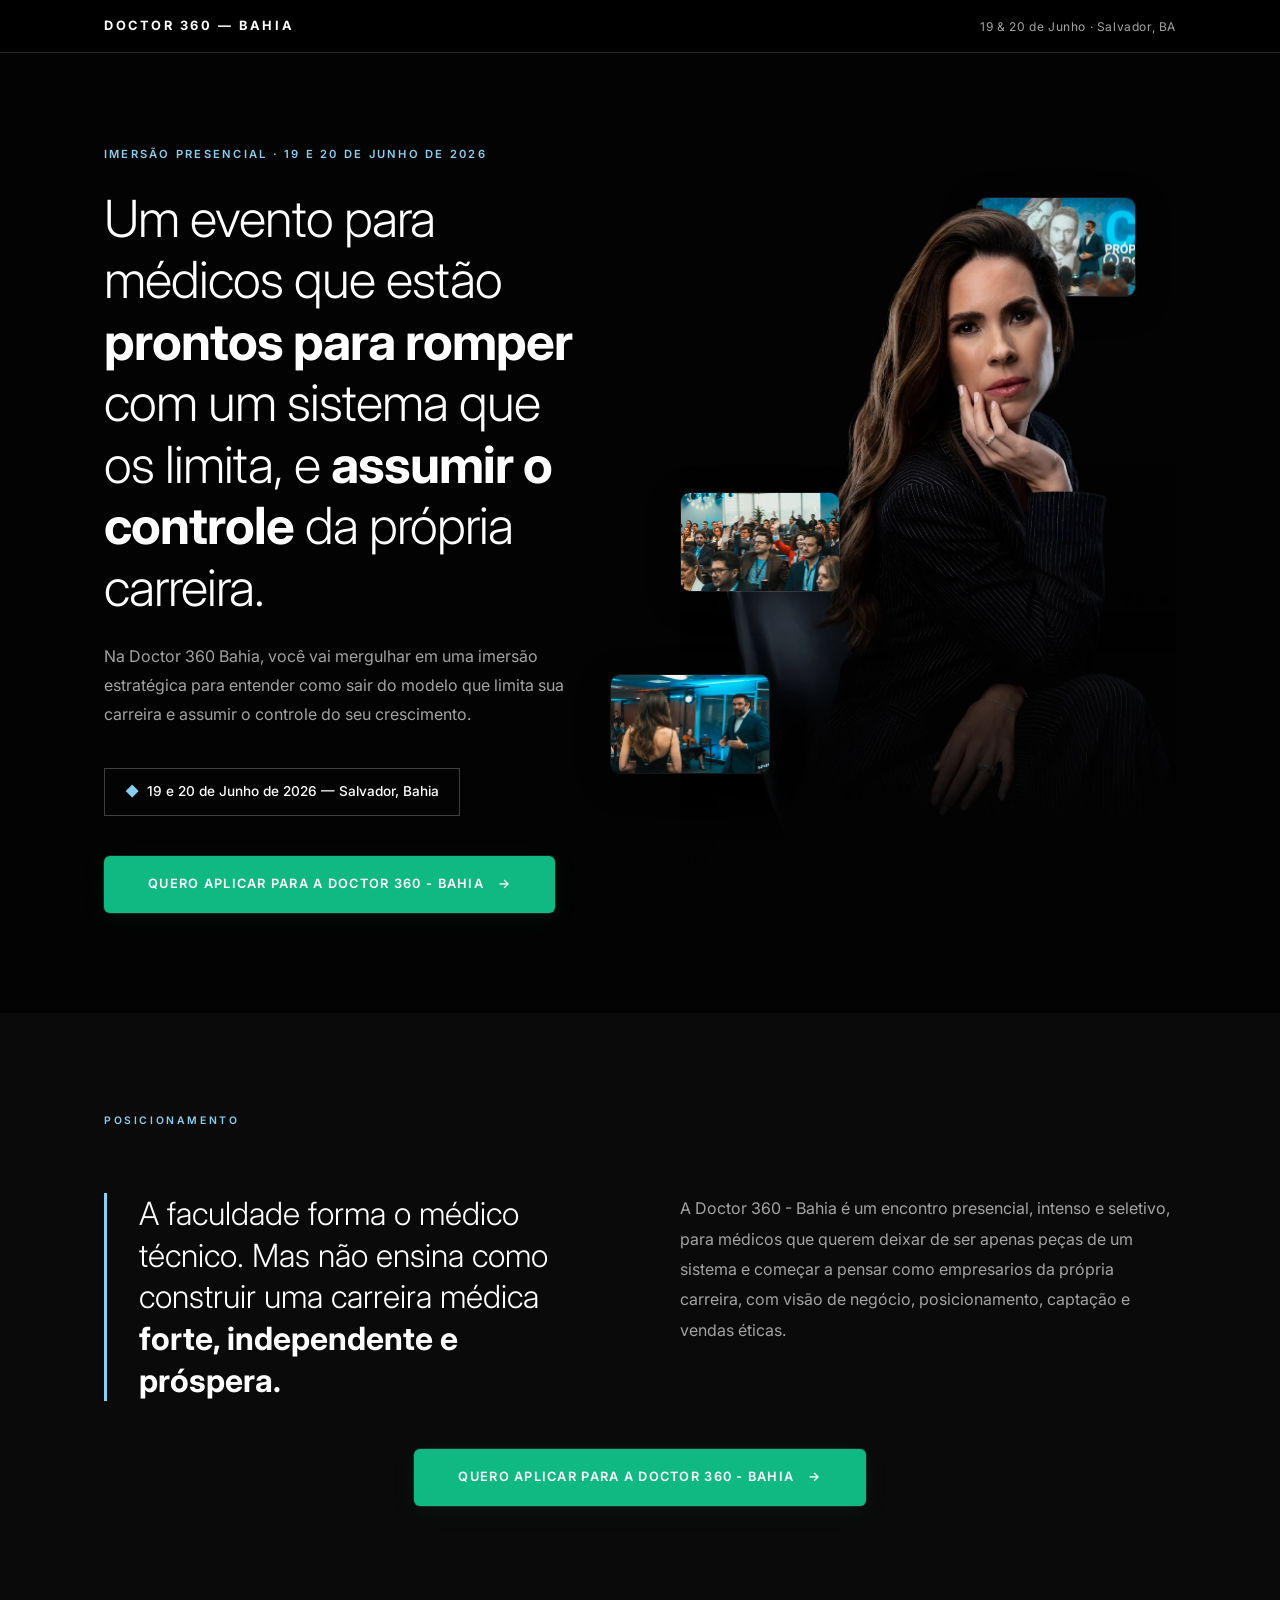
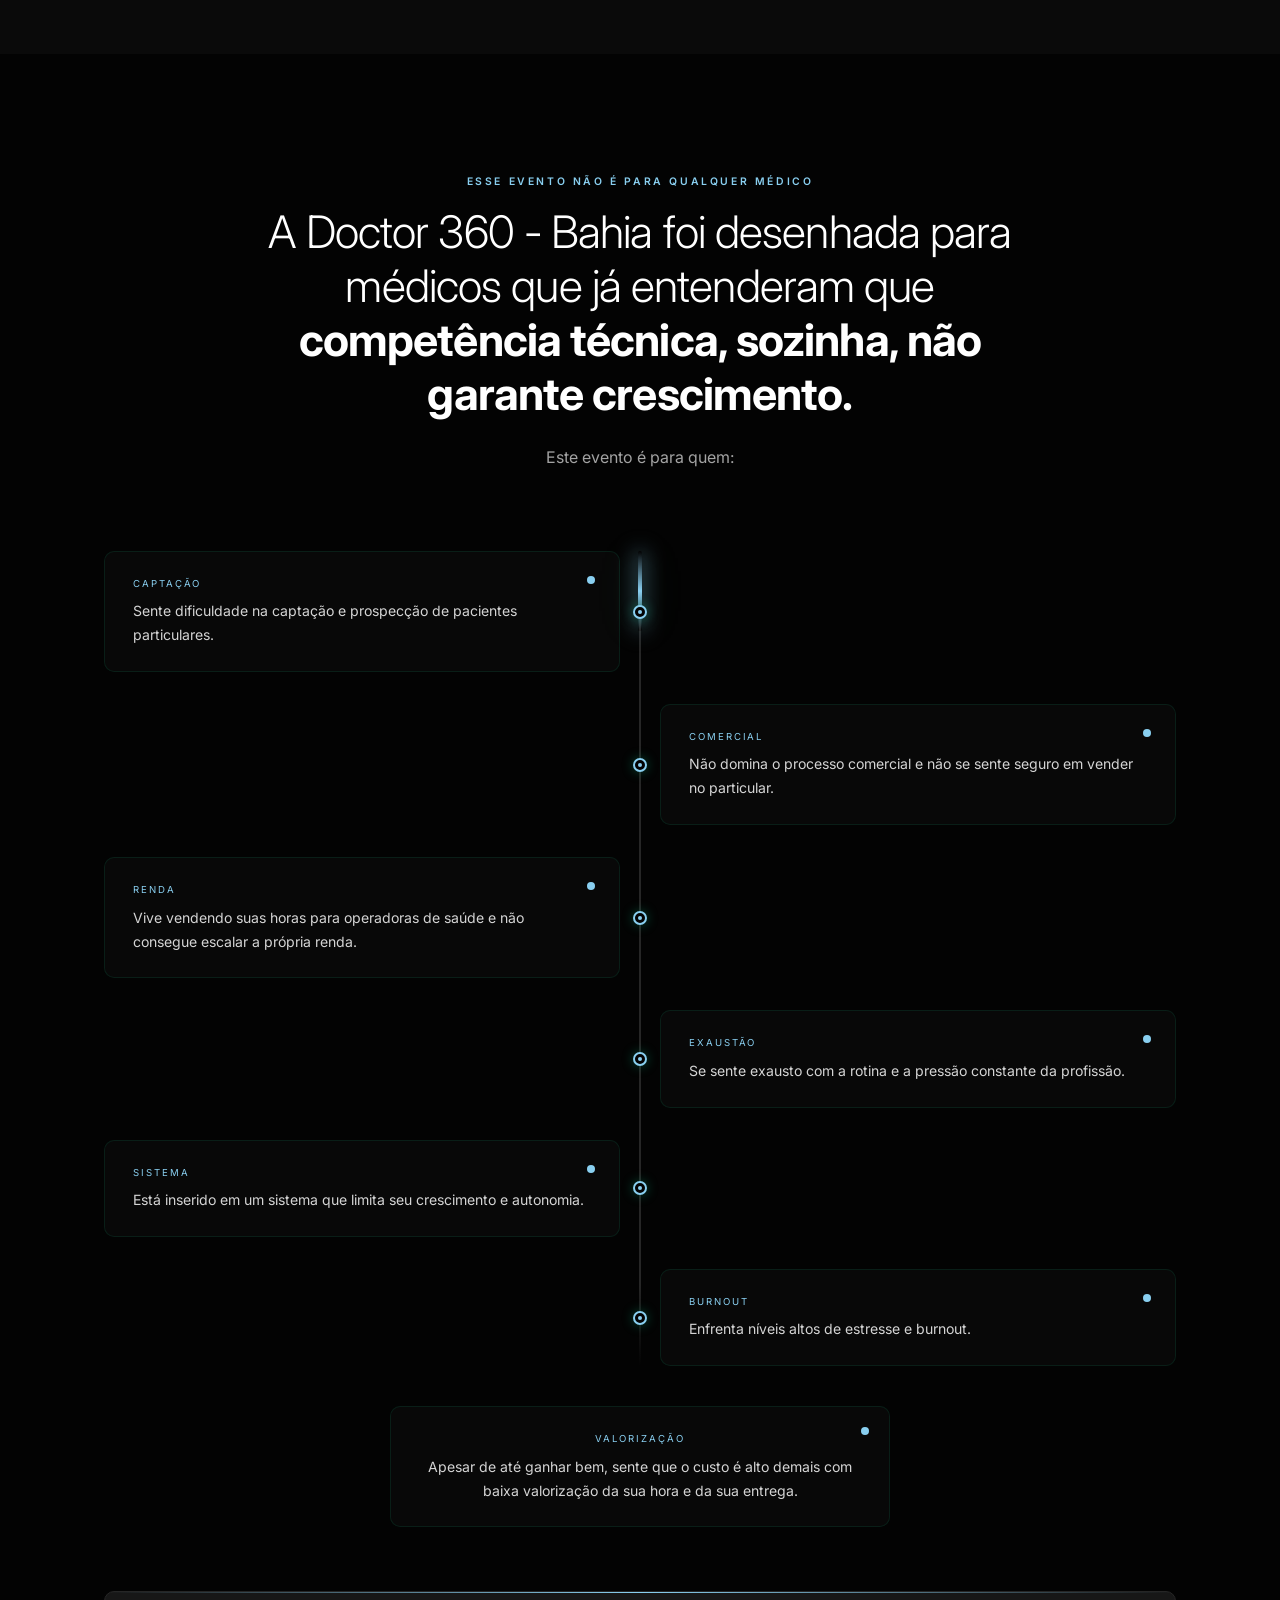
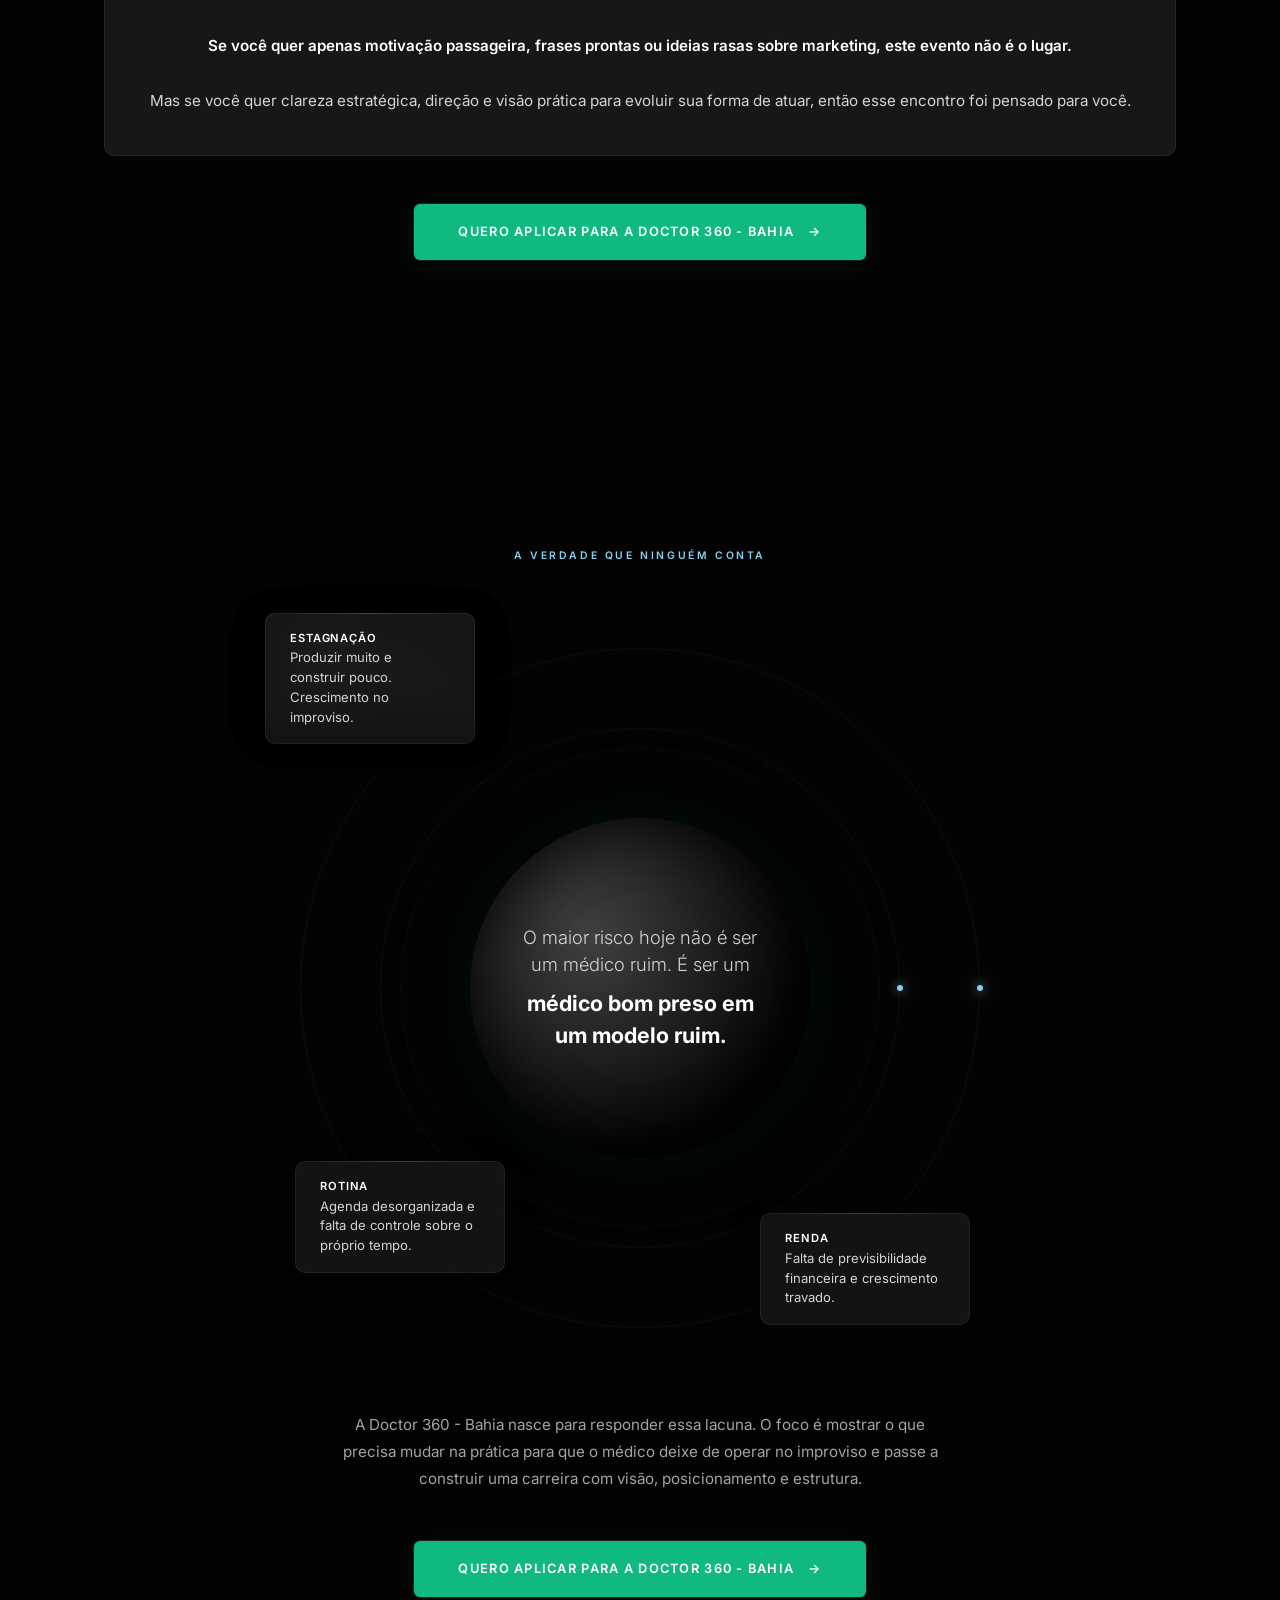
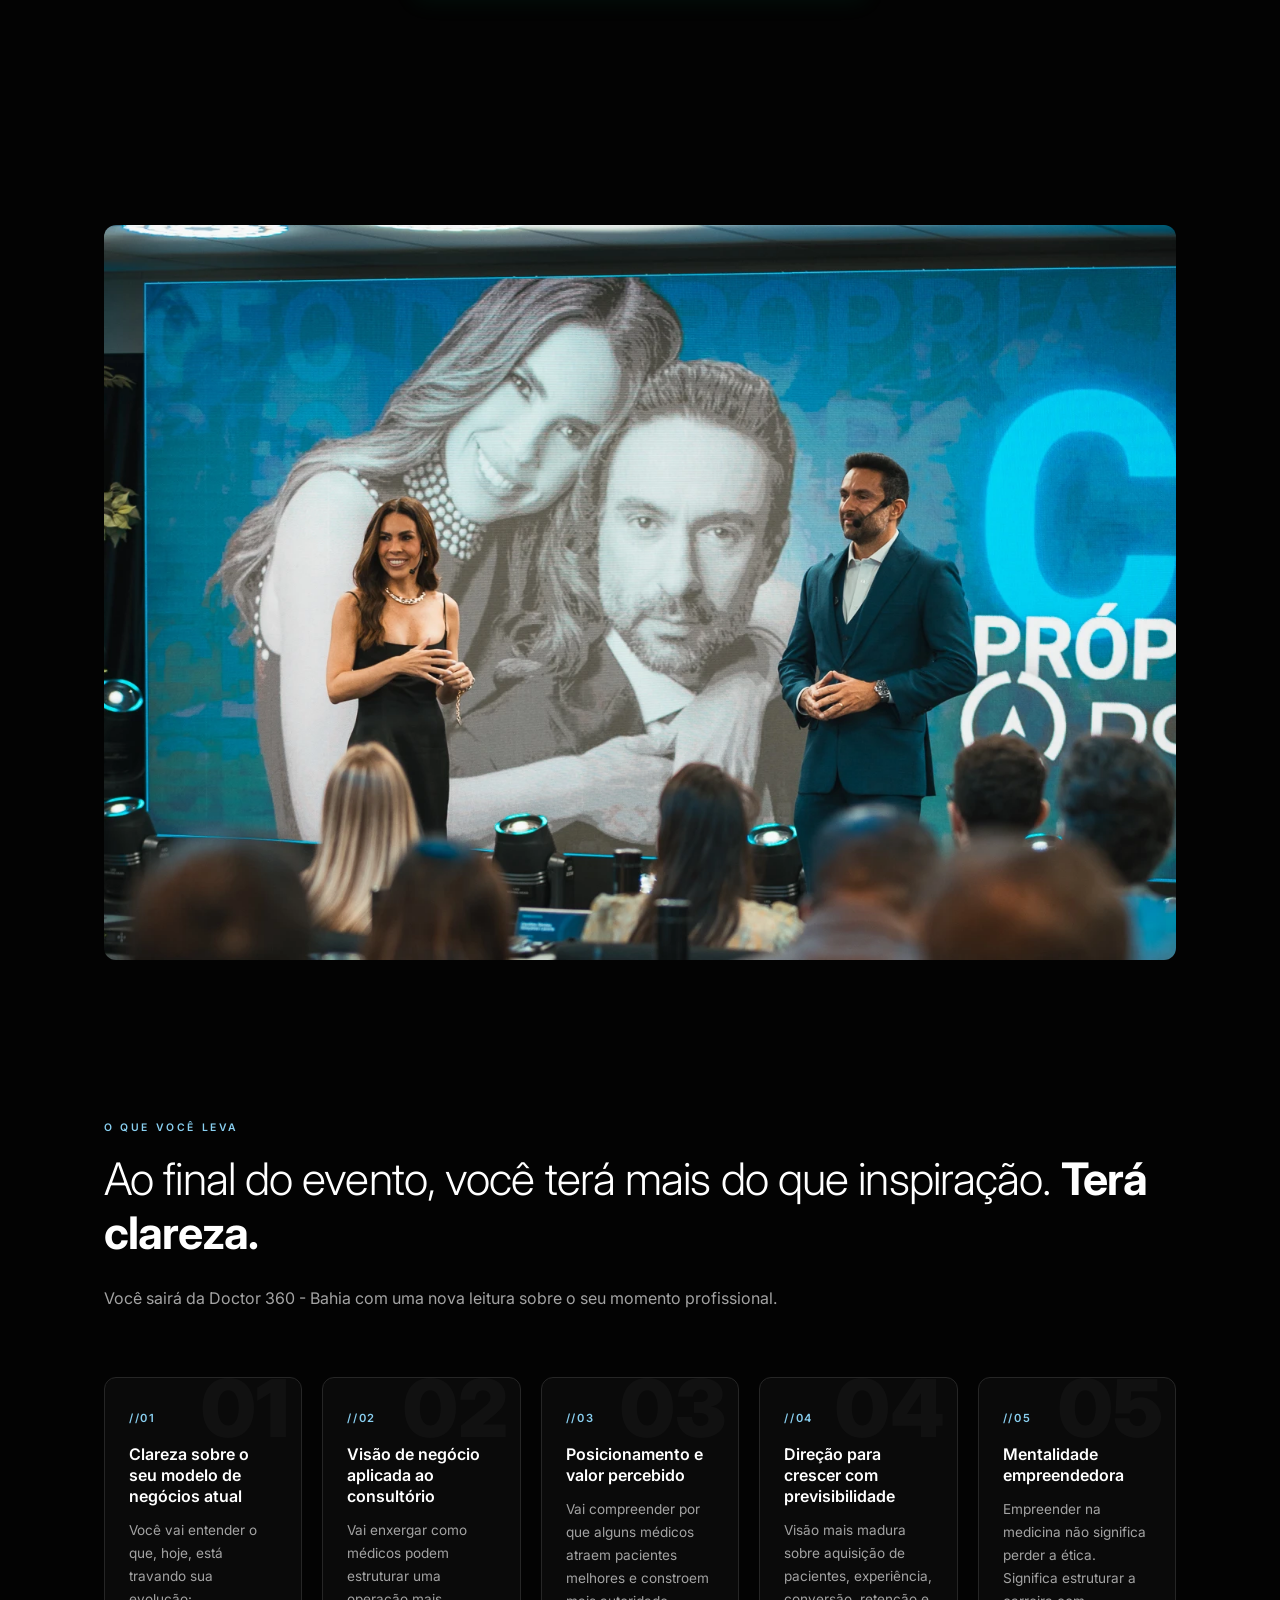
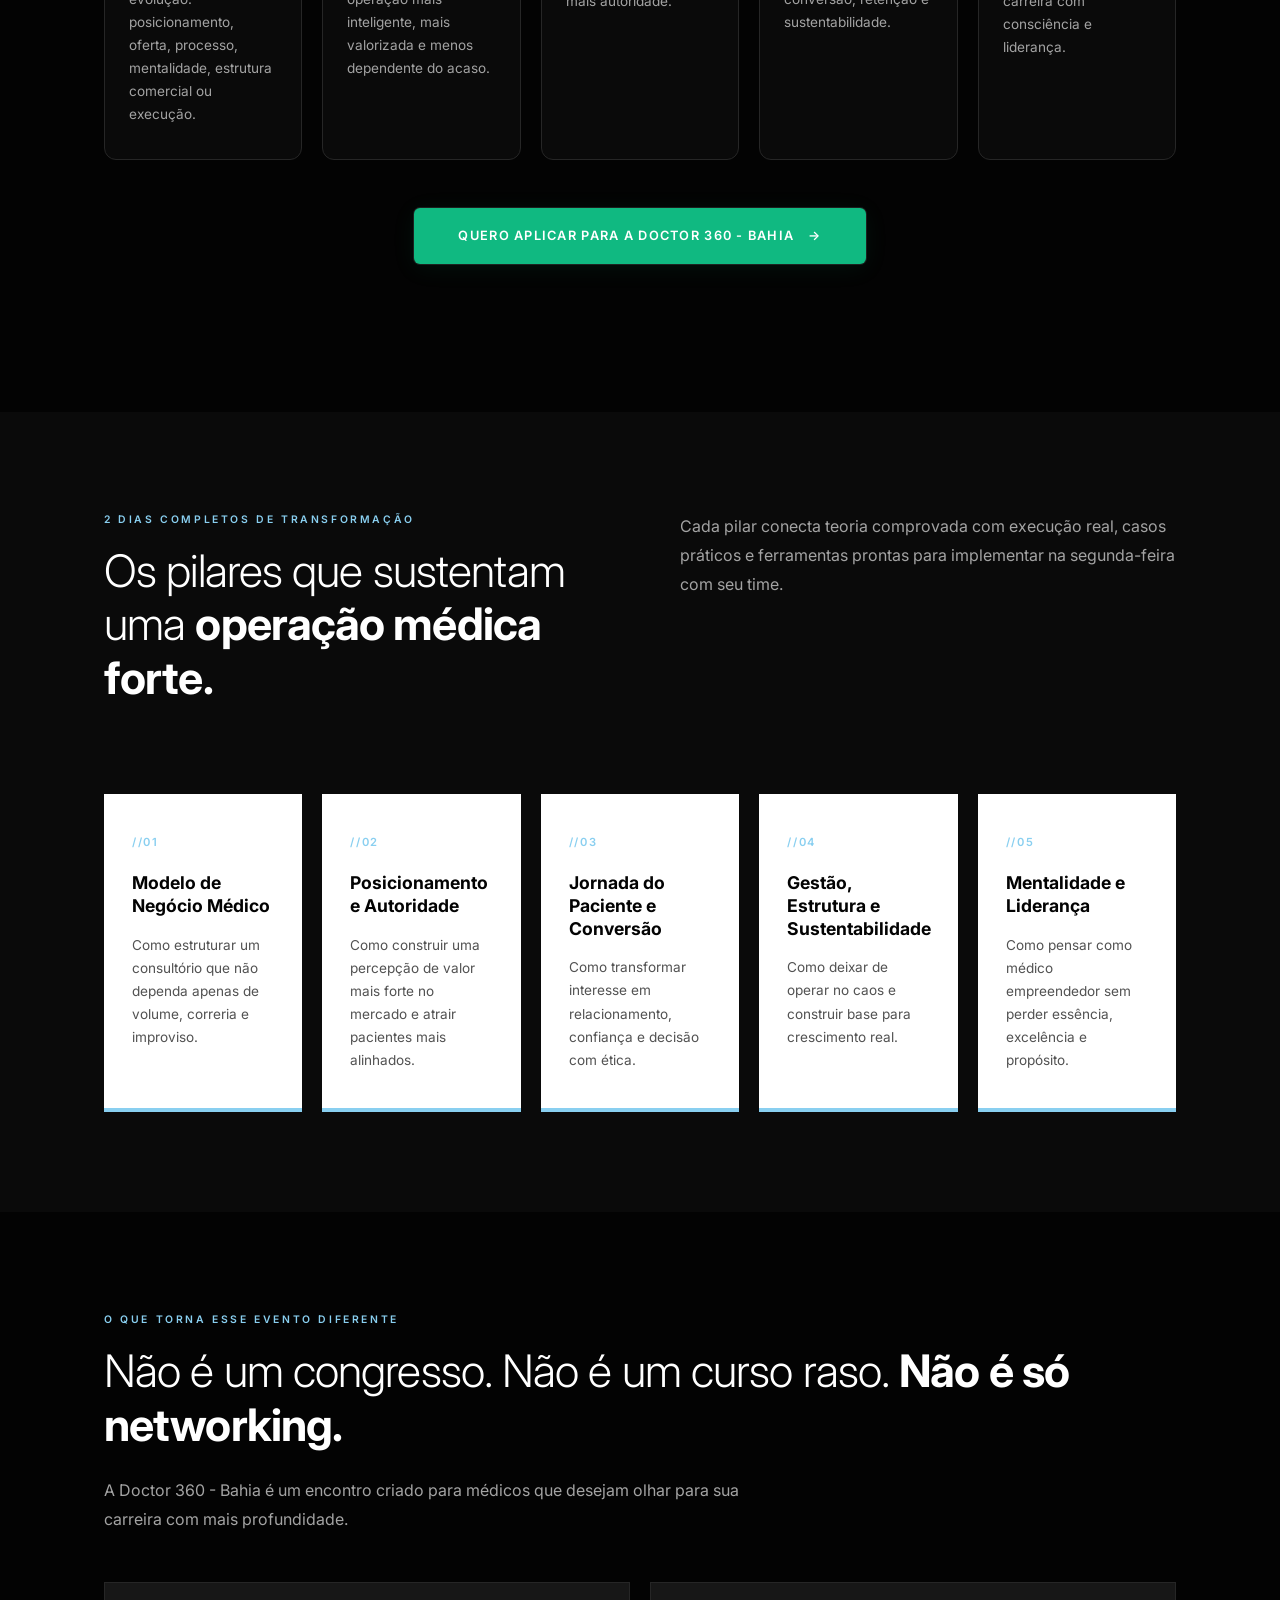
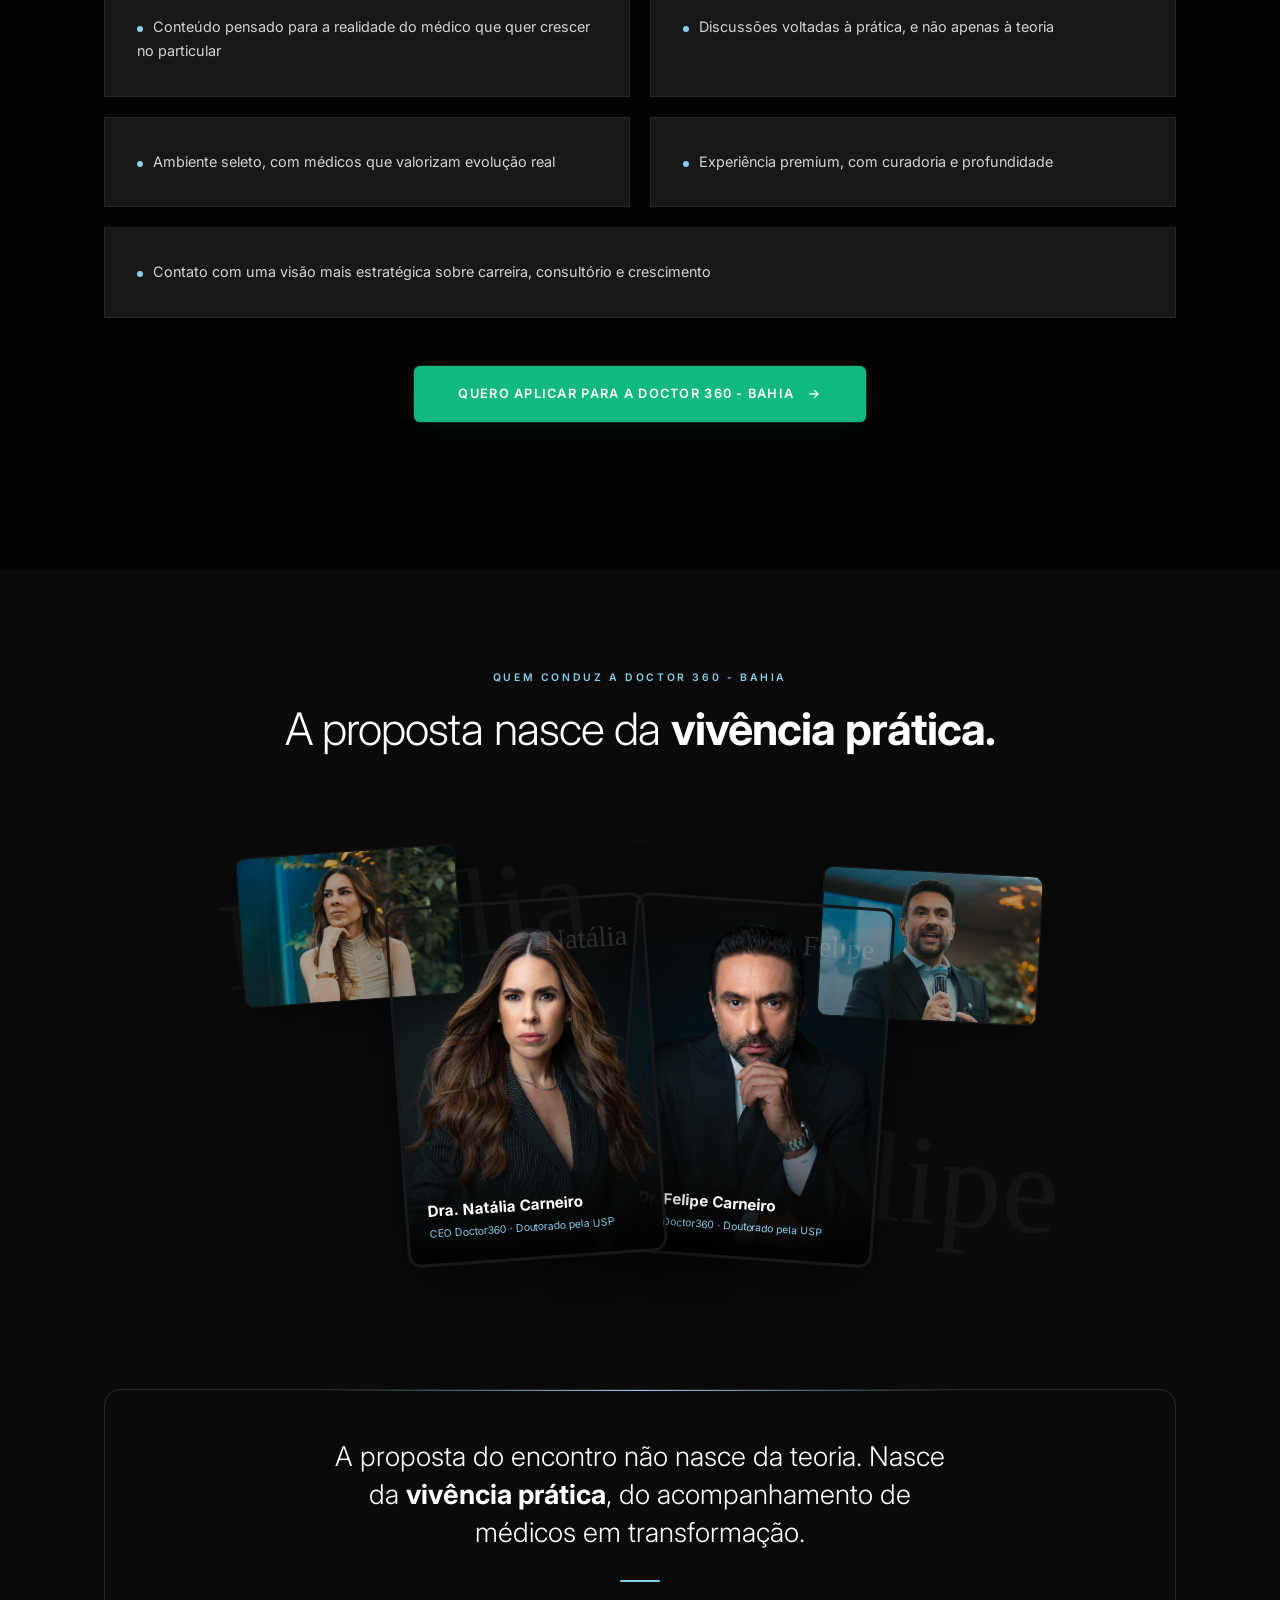
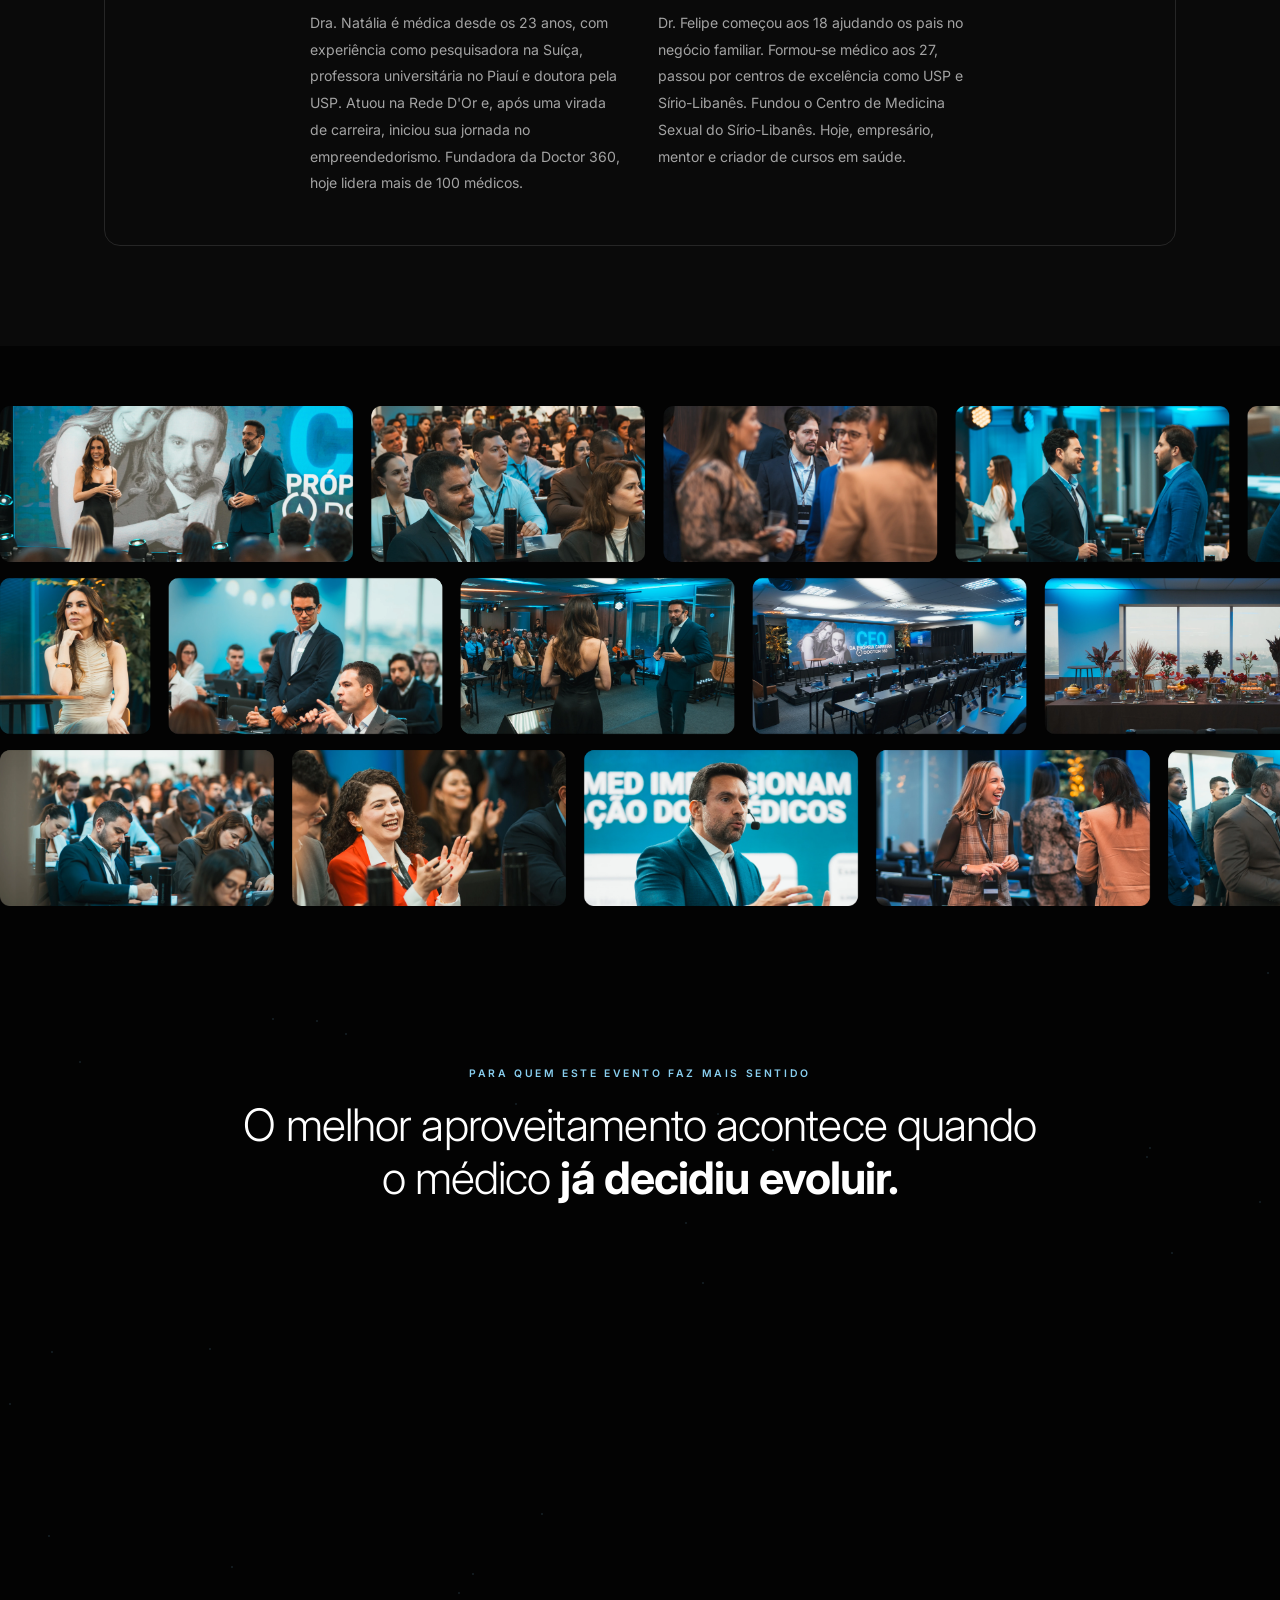
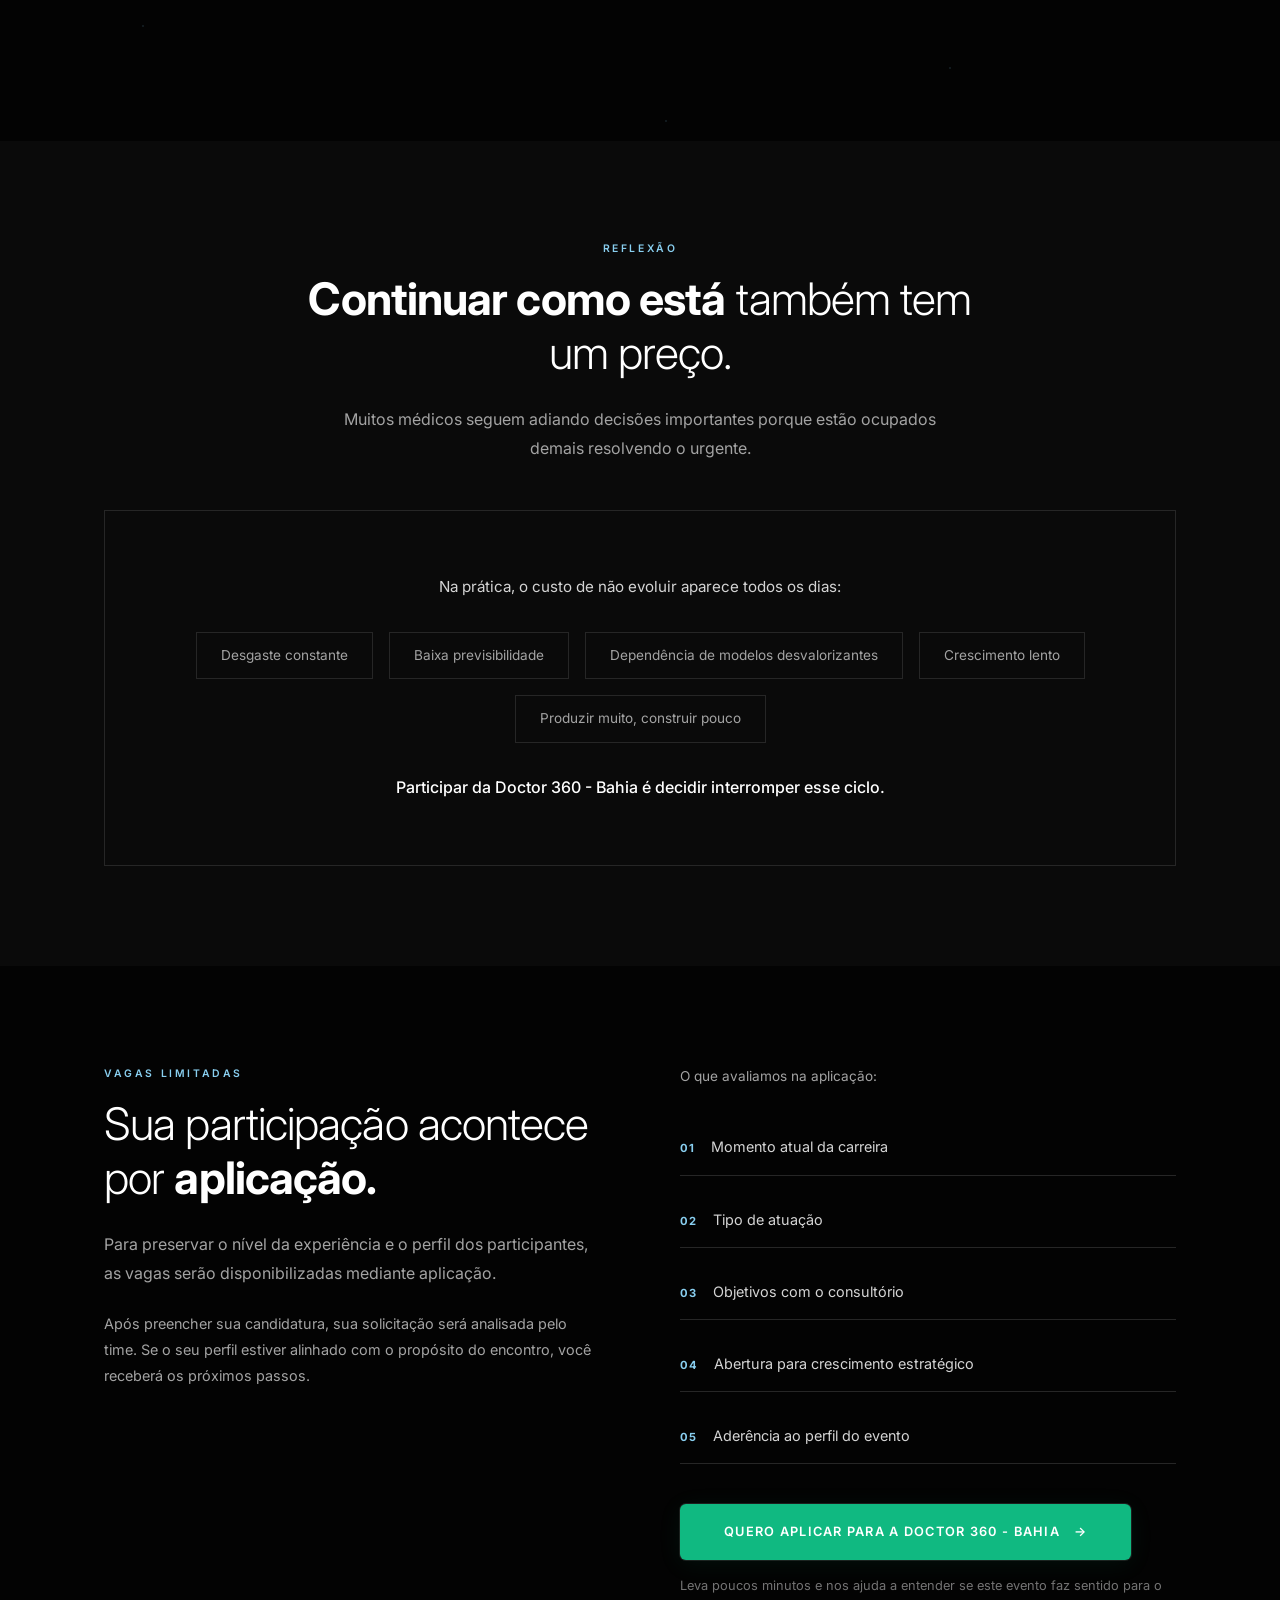
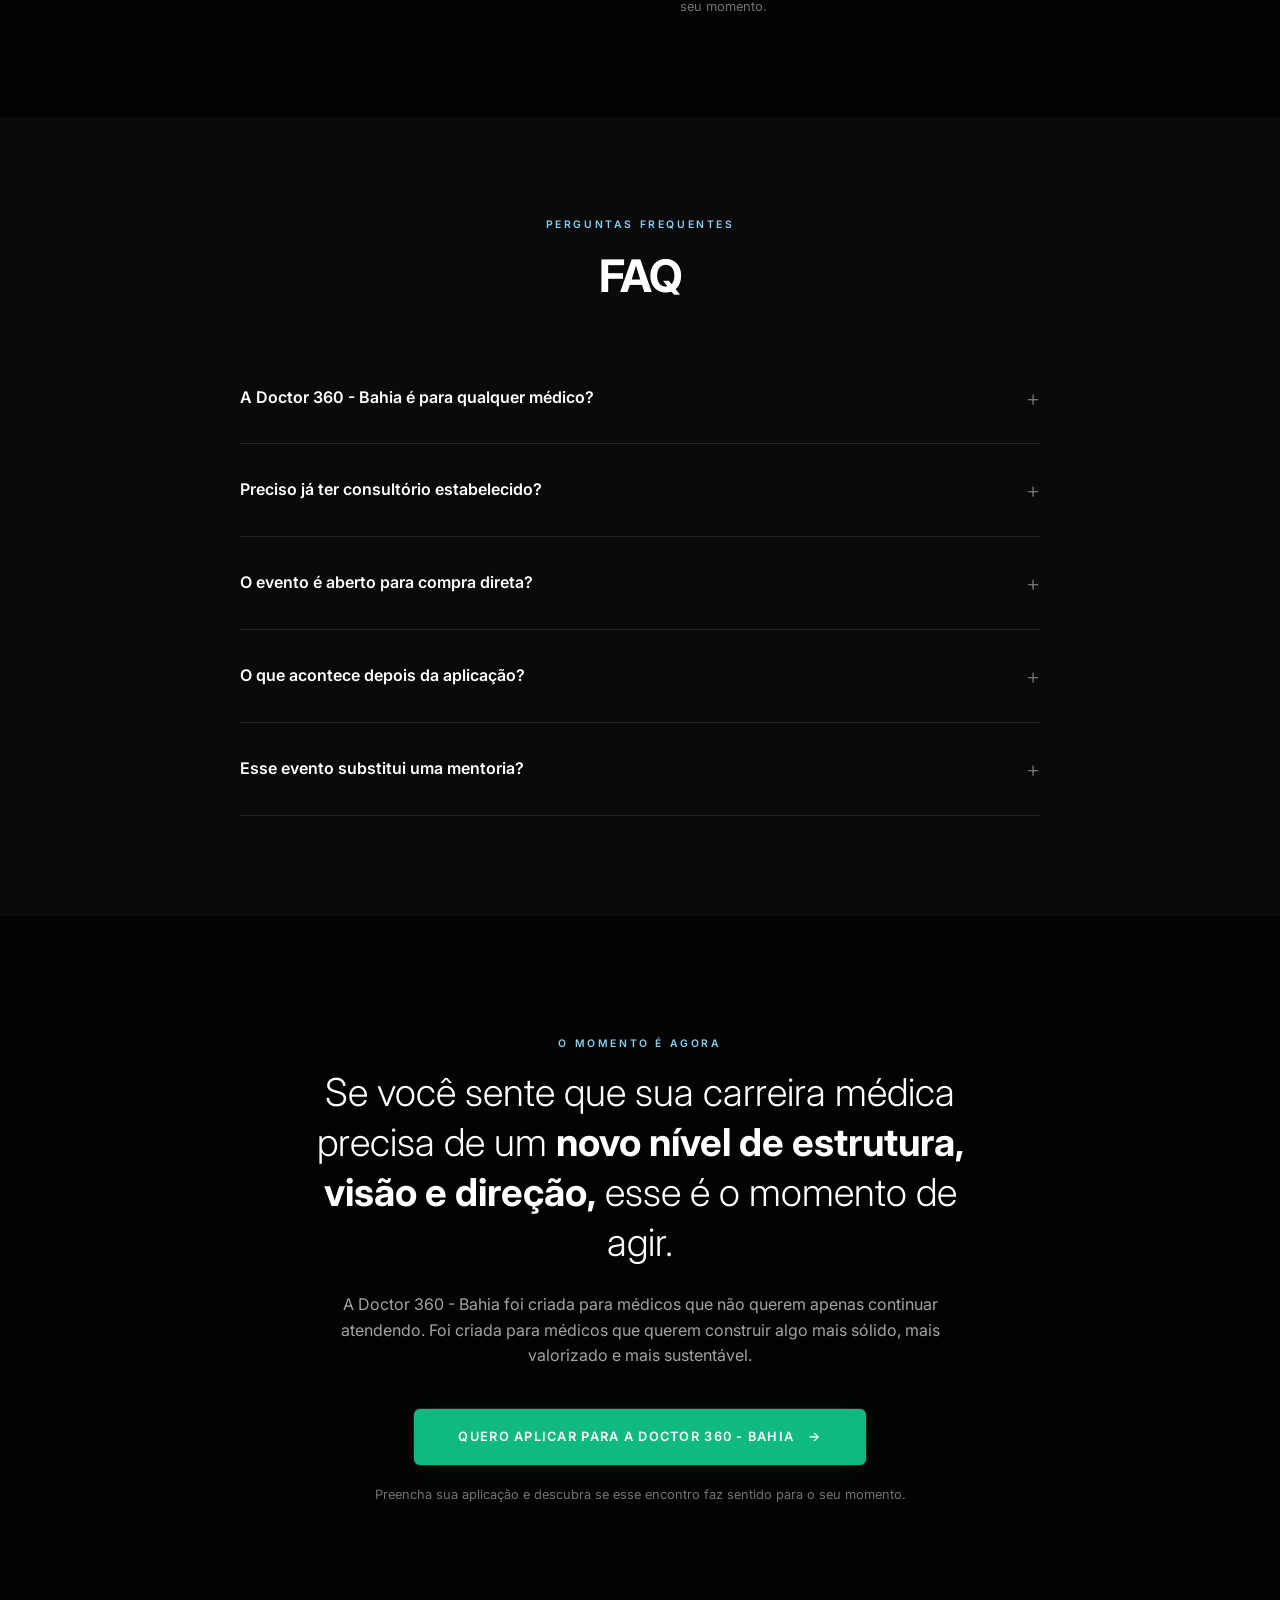
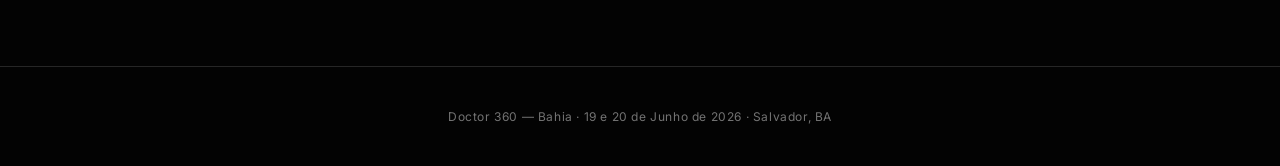
<file: projetos/doctor360/index.html>
<!DOCTYPE html>
<html lang="pt-BR">
<head>
<meta charset="UTF-8">
<meta name="viewport" content="width=device-width,initial-scale=1">
<title>Doctor 360 - Bahia | 19 e 20 de Junho de 2026</title>
<meta name="description" content="Imersão estratégica para médicos que querem assumir o controle da própria carreira.">
<link rel="preconnect" href="https://fonts.googleapis.com">
<link rel="preconnect" href="https://fonts.gstatic.com" crossorigin>
<link href="https://fonts.googleapis.com/css2?family=Inter:wght@300;400;500;600;700;800;900&family=Dancing+Script:wght@700&display=swap" rel="stylesheet">
<style>@import url('https://fonts.cdnfonts.com/css/brittany-signature');</style>
<style>
*,*::before,*::after{margin:0;padding:0;box-sizing:border-box}
:root{
  --black:#030303;--white:#fff;--gray-50:#fafafa;--gray-100:#f5f5f5;
  --gray-200:#e5e5e5;--gray-300:#d4d4d4;--gray-400:#a3a3a3;
  --gray-500:#737373;--gray-600:#525252;--gray-700:#404040;
  --gray-800:#262626;--gray-900:#171717;--gray-950:#0a0a0a;
  --accent:#89CFF0;--accent-btn:#10b981;
}
html{scroll-behavior:smooth;font-size:16px}
body{font-family:'Inter',sans-serif;color:var(--white);background:var(--black);line-height:1.6;-webkit-font-smoothing:antialiased}
img{max-width:100%;display:block}
a{text-decoration:none;color:inherit}

/* ── Container ── */
.container{max-width:1120px;margin:0 auto;padding:0 24px}

/* ── CTA Button ── */
.cta{
  display:inline-flex;align-items:center;gap:10px;
  padding:18px 44px;font-size:.8rem;font-weight:600;letter-spacing:.1em;text-transform:uppercase;
  color:var(--black);background:var(--white);border:none;cursor:pointer;
  transition:all .35s cubic-bezier(.4,0,.2,1);position:relative;overflow:hidden;
  border-radius:6px;box-shadow:0 0 0 1px rgba(255,255,255,.1),0 4px 24px rgba(16,185,129,.08);
}
.cta{background:var(--accent-btn);color:var(--white)}
.cta:hover{background:#0ea472;color:var(--white);transform:translateY(-3px);box-shadow:0 0 0 1px rgba(16,185,129,.4),0 8px 32px rgba(16,185,129,.2)}
.cta::before{content:'→';margin-left:4px;transition:transform .3s;order:2}
.cta:hover::before{transform:translateX(4px)}
.cta-center{display:flex;justify-content:center;margin:48px 0}

/* ── Topbar ── */
.topbar{
  padding:16px 0;border-bottom:1px solid var(--gray-800);
  position:fixed;top:0;left:0;right:0;z-index:100;
  background:rgba(0,0,0,.85);backdrop-filter:blur(12px);
}
.topbar-inner{display:flex;justify-content:space-between;align-items:center}
.topbar-brand{font-size:.8rem;font-weight:700;letter-spacing:.2em;text-transform:uppercase}
.topbar-date{font-size:.75rem;font-weight:400;color:var(--gray-400);letter-spacing:.05em}

/* ── Hero ── */
.hero{
  min-height:100vh;display:flex;align-items:center;
  padding:140px 0 100px;position:relative;overflow:hidden;
}
.hero::before{display:none}
.hero-grid{display:grid;grid-template-columns:1fr 1fr;gap:80px;align-items:center}
.hero-tag{
  display:inline-block;font-size:.7rem;font-weight:600;letter-spacing:.2em;text-transform:uppercase;
  color:var(--accent);margin-bottom:24px;
}
.hero h1{font-size:clamp(2rem,4vw,3.2rem);font-weight:300;line-height:1.2;margin-bottom:24px;letter-spacing:-.02em}
.hero h1 strong{font-weight:700}
.hero-sub{font-size:1rem;color:var(--gray-400);line-height:1.8;margin-bottom:16px}
.hero-date{
  display:inline-flex;align-items:center;gap:8px;
  font-size:.85rem;font-weight:500;color:var(--white);
  padding:12px 20px;border:1px solid var(--gray-700);margin-top:24px;margin-bottom:40px;
}
.hero-date span{color:var(--accent)}
.hero-visual{
  position:relative;aspect-ratio:4/5;background:var(--gray-900);
  border:1px solid var(--gray-800);display:flex;align-items:center;justify-content:center;
  flex-direction:column;text-align:center;padding:40px;gap:16px;
}
.hero-visual{position:relative}
.hero-visual img{position:relative;z-index:2}

/* Orbiting cards */
.hero-orbit-wrap{
  position:absolute;pointer-events:none;
  animation:hero-orbit linear infinite;
}
/* Back: smaller orbit around head area */
.hero-orbit-wrap.back{
  top:0;left:10%;right:10%;bottom:50%;z-index:0;
  animation-duration:35s;
}
/* Front: larger orbit */
.hero-orbit-wrap.front{
  inset:-40px;z-index:3;
  animation-duration:40s;animation-direction:reverse;
}

.hero-orbit-card{
  position:absolute;
  width:160px;height:100px;
  border-radius:10px;overflow:hidden;
  box-shadow:0 8px 32px rgba(0,0,0,.4);
  border:1px solid rgba(255,255,255,.08);
}
.hero-orbit-card img{width:100%;height:100%;object-fit:cover}

.hero-orbit-wrap.back .hero-orbit-card{top:5%;right:-10px}
.hero-orbit-wrap.front .hero-orbit-card{bottom:18%;left:-30px}

@keyframes hero-orbit{
  0%{transform:rotate(0deg)}
  100%{transform:rotate(360deg)}
}
/* Counter-rotate so text stays level */
.hero-orbit-wrap.back .hero-orbit-card{animation:hero-counter-back 35s linear infinite}
.hero-orbit-wrap.front .hero-orbit-card{animation:hero-counter-front 40s linear infinite}
@keyframes hero-counter-back{0%{transform:rotate(0deg)}100%{transform:rotate(-360deg)}}
@keyframes hero-counter-front{0%{transform:rotate(0deg)}100%{transform:rotate(360deg)}}

/* Horizontal sliding card */
.hero-slide-wrap{
  position:absolute;top:45%;left:0;right:0;height:100px;z-index:4;
  pointer-events:none;overflow:visible;
}
.hero-slide-card{
  position:absolute;top:0;
  width:160px;height:100px;
  border-radius:10px;overflow:hidden;
  border:1px solid rgba(255,255,255,.08);
  box-shadow:0 8px 32px rgba(0,0,0,.4);
  animation:hero-slide 18s ease-in-out infinite;
}
.hero-slide-card img{width:100%;height:100%;object-fit:cover}
@keyframes hero-slide{
  0%{left:-180px}
  45%{left:calc(100% + 20px)}
  50%{left:calc(100% + 20px)}
  95%{left:-180px}
  100%{left:-180px}
}

/* ── Section base ── */
section{padding:100px 0}
.section-dark{background:var(--black)}
.section-light{background:var(--gray-950)}
.section-tag{
  font-size:.65rem;font-weight:600;letter-spacing:.25em;text-transform:uppercase;
  color:var(--accent);margin-bottom:16px;
}
.section-title{font-size:clamp(1.8rem,3.5vw,2.8rem);font-weight:300;line-height:1.2;margin-bottom:24px;letter-spacing:-.02em}
.section-title strong{font-weight:700}
.section-desc{font-size:1rem;color:var(--gray-400);line-height:1.8;max-width:680px}

/* ── Posicionamento ── */
.pos-grid{display:grid;grid-template-columns:1fr 1fr;gap:80px;align-items:start;margin-top:64px}
.pos-left .pos-quote{
  font-size:clamp(1.5rem,2.5vw,2.2rem);font-weight:300;line-height:1.3;
  border-left:3px solid var(--accent);padding-left:32px;
}
.pos-right{font-size:1rem;color:var(--gray-400);line-height:1.9}

/* ── Para quem / Diagnostic Scanner ── */
.diag-section{position:relative;overflow:hidden;padding:120px 0}
.diag-header{text-align:center;max-width:800px;margin:0 auto 80px}

/* Scanner wrapper */
.diag-scanner{position:relative;max-width:100%;margin:0 auto}

/* Central spine */
.diag-spine{
  position:absolute;left:50%;top:0;bottom:0;width:2px;
  background:linear-gradient(180deg,transparent,var(--gray-800) 10%,var(--gray-800) 90%,transparent);
  transform:translateX(-50%);z-index:1;
}
.diag-spine::after{
  content:'';position:absolute;left:50%;transform:translateX(-50%);
  width:4px;height:80px;
  background:linear-gradient(180deg,transparent,var(--accent),transparent);
  border-radius:4px;animation:diag-scan 4s ease-in-out infinite;
  box-shadow:0 0 20px var(--accent),0 0 40px rgba(16,185,129,.3);
}
@keyframes diag-scan{
  0%{top:-80px;opacity:0}10%{opacity:1}90%{opacity:1}
  100%{top:calc(100% + 80px);opacity:0}
}

/* Row layout */
.diag-row{
  display:grid;grid-template-columns:1fr 40px 1fr;gap:0;align-items:center;
  margin-bottom:32px;position:relative;
}
.diag-row:last-child{margin-bottom:0}

/* Node in center column */
.diag-node-wrap{display:flex;justify-content:center;align-items:center;position:relative;z-index:2}
.diag-node{
  width:14px;height:14px;border-radius:50%;
  border:2px solid var(--gray-700);background:var(--black);
  transition:all .5s;position:relative;
}
.diag-node.active{border-color:var(--accent);box-shadow:0 0 12px rgba(16,185,129,.4)}
.diag-node::after{
  content:'';position:absolute;top:50%;left:50%;transform:translate(-50%,-50%);
  width:4px;height:4px;border-radius:50%;background:var(--gray-600);transition:all .5s;
}
.diag-node.active::after{background:var(--accent)}

/* Card */
.diag-card{
  padding:24px 28px;
  border:1px solid var(--gray-800);background:rgba(10,10,10,.8);
  backdrop-filter:blur(8px);border-radius:10px;
  position:relative;overflow:hidden;
  opacity:0;transition:all .7s cubic-bezier(.4,0,.2,1);
}
/* Right-side card slides from right */
.diag-row.right .diag-card.real{transform:translateX(40px)}
/* Left-side card slides from left */
.diag-row.left .diag-card.real{transform:translateX(-40px)}
.diag-row.active .diag-card.real{opacity:1;transform:translateX(0);border-color:rgba(16,185,129,.12)}

/* Empty placeholder */
.diag-card.empty{visibility:hidden;padding:0;border:none;background:none;min-height:1px}

/* Card glow */
.diag-card::before{
  content:'';position:absolute;inset:0;
  background:radial-gradient(300px circle at var(--mx,50%) var(--my,50%),rgba(16,185,129,.06),transparent 60%);
  opacity:0;transition:opacity .3s;pointer-events:none;
}
.diag-card:hover::before{opacity:1}

/* Pulse dot */
.diag-pulse-dot{
  position:absolute;top:24px;right:24px;width:8px;height:8px;border-radius:50%;
  background:var(--gray-700);transition:all .5s;
}
.diag-row.active .diag-pulse-dot{background:var(--accent);animation:diag-blink 2s ease-in-out infinite}
@keyframes diag-blink{0%,100%{opacity:1}50%{opacity:.3}}

.diag-label{
  font-size:.6rem;letter-spacing:.2em;text-transform:uppercase;color:var(--gray-500);
  margin-bottom:8px;transition:color .5s;
}
.diag-row.active .diag-label{color:var(--accent)}
.diag-card p{font-size:.88rem;color:var(--gray-400);line-height:1.7;transition:color .5s}
.diag-row.active .diag-card p{color:var(--gray-300)}

/* Note */
.diag-note{
  margin-top:64px;padding:40px;border:1px solid var(--gray-800);background:var(--gray-900);
  font-size:.95rem;color:var(--gray-300);line-height:1.8;border-radius:10px;
  text-align:center;position:relative;overflow:hidden;
}
.diag-note::before{
  content:'';position:absolute;top:0;left:0;right:0;height:1px;
  background:linear-gradient(90deg,transparent,var(--accent),transparent);
}
.diag-note strong{color:var(--white);font-weight:600}

/* Wide bottom item */
.diag-wide{
  max-width:500px;margin:0 auto;padding:24px 28px;
  border:1px solid var(--gray-800);background:rgba(10,10,10,.8);
  backdrop-filter:blur(8px);border-radius:10px;text-align:center;
  opacity:0;transform:translateY(20px);transition:all .7s cubic-bezier(.4,0,.2,1);
  position:relative;
}
.diag-wide.active{opacity:1;transform:translateY(0);border-color:rgba(16,185,129,.12)}
.diag-wide .diag-pulse-dot{position:absolute;top:20px;right:20px}
.diag-wide.active .diag-pulse-dot{background:var(--accent);animation:diag-blink 2s ease-in-out infinite}
.diag-wide .diag-label{font-size:.6rem;letter-spacing:.2em;text-transform:uppercase;color:var(--gray-500);margin-bottom:8px}
.diag-wide.active .diag-label{color:var(--accent)}
.diag-wide p{font-size:.88rem;color:var(--gray-400);line-height:1.7}
.diag-wide.active p{color:var(--gray-300)}

@media(max-width:768px){
  .diag-scanner{overflow:hidden}
  .diag-spine{display:none}
  .diag-row{grid-template-columns:1fr;gap:16px}
  .diag-node-wrap{display:none}
  .diag-card.empty{display:none}
  .diag-card.real{transform:translateY(30px)!important;opacity:0}
  .diag-row.active .diag-card.real{transform:translateY(0)!important;opacity:1}
  .diag-wide{max-width:100%}
}

/* ── Problema / Orbital ── */
.orbit-section{position:relative;overflow:hidden;padding:120px 0;min-height:100vh;display:flex;align-items:center}
.orbit-wrapper{position:relative;width:100%;max-width:1120px;margin:0 auto;padding:0 24px}
.orbit-universe{position:relative;width:100%;aspect-ratio:1/1;max-width:750px;margin:0 auto}

/* Central planet */
.orbit-core{
  position:absolute;top:50%;left:50%;transform:translate(-50%,-50%);
  width:340px;height:340px;border-radius:50%;
  background:radial-gradient(circle at 35% 35%,var(--gray-700),var(--black) 70%);
  box-shadow:0 0 80px rgba(16,185,129,.06),0 0 200px rgba(16,185,129,.03),inset 0 0 60px rgba(0,0,0,.8);
  display:flex;align-items:center;justify-content:center;text-align:center;
  padding:48px;z-index:3;
}
.orbit-core h2{font-size:1.15rem;font-weight:300;line-height:1.5;color:var(--gray-300)}
.orbit-core h2 strong{font-weight:700;color:var(--white);display:block;font-size:1.35rem;margin-top:8px}

/* Orbit rings */
.orbit-ring{
  position:absolute;top:50%;left:50%;border-radius:50%;
  border:1px solid rgba(255,255,255,.04);
  transform:translate(-50%,-50%);
}
.orbit-ring-1{width:520px;height:520px;animation:orbit-spin 90s linear infinite}
.orbit-ring-2{width:680px;height:680px;animation:orbit-spin 120s linear infinite reverse}
.orbit-ring-3{width:480px;height:480px;border:1px dashed rgba(16,185,129,.08);animation:orbit-spin 70s linear infinite}

@keyframes orbit-spin{from{transform:translate(-50%,-50%) rotate(0deg)}to{transform:translate(-50%,-50%) rotate(360deg)}}

/* Floating pain cards */
.orbit-card{
  position:absolute;z-index:4;
  padding:16px 24px;
  background:rgba(23,23,23,.85);backdrop-filter:blur(16px);
  border:1px solid rgba(255,255,255,.06);border-radius:10px;
  font-size:.82rem;color:var(--gray-300);line-height:1.5;
  max-width:210px;
  box-shadow:0 8px 32px rgba(0,0,0,.4);
  transition:all .5s cubic-bezier(.4,0,.2,1);
  cursor:default;
  animation:orbit-float 6s ease-in-out infinite;
}
.orbit-card:hover{
  border-color:var(--accent);background:rgba(16,185,129,.06);
  transform:scale(1.05);box-shadow:0 0 24px rgba(16,185,129,.12);
}
.orbit-card::before{
  content:'';position:absolute;top:-1px;left:20px;right:20px;height:1px;
  background:linear-gradient(90deg,transparent,rgba(16,185,129,.3),transparent);
}
.orbit-card span{display:block;font-weight:600;color:var(--white);margin-bottom:2px;font-size:.7rem;letter-spacing:.08em;text-transform:uppercase}

/* Individual positions + animation delays */
.orbit-card:nth-child(1){top:2%;left:5%;animation-delay:0s}
.orbit-card:nth-child(2){top:8%;right:2%;animation-delay:-1s}
.orbit-card:nth-child(3){top:42%;left:-2%;animation-delay:-2s}
.orbit-card:nth-child(4){top:45%;right:-3%;animation-delay:-3s}
.orbit-card:nth-child(5){bottom:12%;left:4%;animation-delay:-4s}
.orbit-card:nth-child(6){bottom:5%;right:6%;animation-delay:-5s}

@keyframes orbit-float{
  0%,100%{transform:translateY(0)}
  50%{transform:translateY(-10px)}
}

/* Glowing dots on rings */
.orbit-dot{
  position:absolute;width:6px;height:6px;border-radius:50%;
  background:var(--accent);box-shadow:0 0 12px var(--accent);
  top:50%;left:50%;margin:-3px 0 0 -3px;
}
.orbit-ring-1 .orbit-dot{transform:translateX(260px)}
.orbit-ring-2 .orbit-dot{transform:translateX(340px)}

/* Bottom text */
.orbit-bottom{
  text-align:center;margin-top:48px;position:relative;z-index:5;
}
.orbit-bottom p{font-size:.95rem;color:var(--gray-400);line-height:1.8;max-width:620px;margin:0 auto}

/* Tag above */
.orbit-tag{
  text-align:center;margin-bottom:48px;position:relative;z-index:5;
}

/* Responsive */
@media(max-width:900px){
  .orbit-universe{max-width:100%;aspect-ratio:auto;min-height:800px}
  .orbit-core{width:220px;height:220px;padding:28px}
  .orbit-core h2{font-size:.9rem}
  .orbit-core h2 strong{font-size:1.05rem}
  .orbit-ring-1{width:360px;height:360px}
  .orbit-ring-2{width:480px;height:480px}
  .orbit-ring-3{width:330px;height:330px}
  .orbit-card{max-width:160px;padding:12px 16px;font-size:.75rem}
  .orbit-card:nth-child(1){top:0;left:0}
  .orbit-card:nth-child(2){top:2%;right:0}
  .orbit-card:nth-child(3){top:38%;left:-1%}
  .orbit-card:nth-child(4){top:40%;right:0}
  .orbit-card:nth-child(5){bottom:8%;left:0}
  .orbit-card:nth-child(6){bottom:2%;right:0}
}

/* ── Resultados ── */
.results-grid{display:grid;grid-template-columns:repeat(5,1fr);gap:20px;margin-top:64px}
.result-card{
  padding:32px 24px;border:1px solid var(--gray-800);background:var(--gray-950);
  position:relative;overflow:hidden;border-radius:12px;
  transition:all .4s cubic-bezier(.4,0,.2,1);cursor:default;
}
/* Spotlight gradient that follows mouse */
.result-card::before{
  content:'';position:absolute;top:0;left:0;right:0;bottom:0;
  background:radial-gradient(600px circle at var(--mx,50%) var(--my,0%),rgba(16,185,129,.07),transparent 40%);
  opacity:0;transition:opacity .4s;pointer-events:none;z-index:0;
}
.result-card:hover::before{opacity:1}
/* Animated top border */
.result-card::after{
  content:'';position:absolute;top:0;left:0;height:2px;width:0;
  background:linear-gradient(90deg,var(--accent),rgba(16,185,129,.2));
  transition:width .6s cubic-bezier(.4,0,.2,1);
}
.result-card:hover::after{width:100%}
.result-card:hover{border-color:rgba(16,185,129,.2);transform:translateY(-6px);box-shadow:0 20px 40px rgba(0,0,0,.3),0 0 0 1px rgba(16,185,129,.1)}

/* Large background number */
.result-card .result-bg-num{
  position:absolute;top:-10px;right:12px;
  font-size:5rem;font-weight:900;line-height:1;
  color:rgba(255,255,255,.03);transition:all .5s;pointer-events:none;
  z-index:0;
}
.result-card:hover .result-bg-num{color:rgba(16,185,129,.06);transform:scale(1.1)}

.result-num{font-size:.7rem;font-weight:600;letter-spacing:.15em;color:var(--accent);margin-bottom:16px;position:relative;z-index:1}
.result-card h3{font-size:1rem;font-weight:600;margin-bottom:12px;line-height:1.3;position:relative;z-index:1}
.result-card p{font-size:.85rem;color:var(--gray-400);line-height:1.7;position:relative;z-index:1;transition:color .3s}
.result-card:hover p{color:var(--gray-300)}

/* ── Pilares ── */
.pilares-header{display:grid;grid-template-columns:1fr 1fr;gap:80px;margin-bottom:64px}
.pilares-scroll{display:grid;grid-template-columns:repeat(5,1fr);gap:20px}
.pilar-card{
  padding:40px 28px;background:var(--white);color:var(--black);
  position:relative;overflow:hidden;
}
.pilar-card::after{content:'';position:absolute;bottom:0;left:0;right:0;height:4px;background:var(--accent)}
.pilar-num{font-size:.7rem;font-weight:600;letter-spacing:.15em;color:var(--accent);margin-bottom:20px}
.pilar-card h3{font-size:1.1rem;font-weight:700;margin-bottom:16px;line-height:1.3}
.pilar-card p{font-size:.85rem;color:var(--gray-600);line-height:1.7}

/* ── Diferencial ── */
.diff-grid{display:grid;grid-template-columns:repeat(2,1fr);gap:20px;margin-top:48px}
.diff-item{
  padding:32px;border:1px solid var(--gray-800);background:var(--gray-900);
}
.diff-item p{font-size:.9rem;color:var(--gray-300);line-height:1.7}
.diff-item p::before{content:'';display:inline-block;width:6px;height:6px;background:var(--accent);border-radius:50%;margin-right:10px}

/* ── Speakers ── */
.speakers-grid{display:grid;grid-template-columns:1fr 1fr;gap:48px;margin-top:64px}
.speaker-card{display:grid;grid-template-columns:200px 1fr;gap:32px;align-items:start;padding:40px;border:1px solid var(--gray-800)}
.speaker-photo{
  aspect-ratio:3/4;background:var(--gray-900);border:1px solid var(--gray-800);
  display:flex;align-items:center;justify-content:center;flex-direction:column;
  text-align:center;padding:20px;gap:8px;
}
.speaker-photo .mockup-label{font-size:.6rem;letter-spacing:.12em;text-transform:uppercase;color:var(--gray-500)}
.speaker-photo .mockup-desc{font-size:.75rem;color:var(--gray-400)}
.speaker-name{font-size:1.1rem;font-weight:700;margin-bottom:4px}
.speaker-role{font-size:.8rem;color:var(--accent);margin-bottom:16px;font-weight:500}
.speaker-bio{font-size:.85rem;color:var(--gray-400);line-height:1.8}

/* ── Speakers (editorial collage) ── */
.spk-block{margin-top:64px;position:relative}
.spk-compose{position:relative;height:520px;max-width:800px;margin:0 auto}
.spk-float{
  position:absolute;border-radius:10px;overflow:hidden;
  box-shadow:0 12px 40px rgba(0,0,0,.4);border:1px solid rgba(255,255,255,.06);
  transition:transform .5s cubic-bezier(.4,0,.2,1);z-index:1;
}
.spk-float img{width:100%;height:100%;object-fit:cover;filter:brightness(.7)}
.spk-float-nat{width:220px;height:150px;top:30px;left:0;transform:rotate(-4deg)}
.spk-float-fel{width:220px;height:150px;top:50px;right:0;transform:rotate(3deg)}
.spk-sig{
  position:absolute;font-family:'Brittany Signature',cursive;
  color:rgba(255,255,255,.04);pointer-events:none;z-index:0;transition:color .5s;
}
.spk-sig-nat{font-size:8rem;top:0;left:-20px;transform:rotate(-8deg)}
.spk-sig-fel{font-size:8rem;bottom:60px;right:-20px;transform:rotate(5deg)}
.spk-portraits{
  position:absolute;top:50%;left:50%;transform:translate(-50%,-50%);
  display:flex;gap:0;z-index:3;
}
.spk-portrait{
  width:260px;height:360px;border-radius:14px;overflow:hidden;
  border:3px solid var(--gray-900);box-shadow:0 20px 60px rgba(0,0,0,.5);
  position:relative;transition:all .5s cubic-bezier(.4,0,.2,1);
}
.spk-portrait:first-child{transform:rotate(-4deg) translateX(16px);z-index:3}
.spk-portrait:last-child{transform:rotate(4deg) translateX(-16px);z-index:2}
.spk-portrait:hover{transform:rotate(0deg) translateX(0) scale(1.04) translateY(-8px);z-index:5;border-color:var(--accent)}
.spk-portrait img{width:100%;height:100%;object-fit:cover;object-position:top}
.spk-nametag{position:absolute;bottom:0;left:0;right:0;padding:20px;background:linear-gradient(transparent,rgba(0,0,0,.85))}
.spk-nametag .spk-name{font-size:.95rem;font-weight:700}
.spk-nametag .spk-role{font-size:.65rem;font-weight:400;color:var(--accent);margin-top:3px}
.spk-portrait-sig{
  position:absolute;top:16px;right:16px;font-family:'Brittany Signature',cursive;font-size:1.8rem;
  color:rgba(255,255,255,.15);pointer-events:none;transition:color .4s;
}
.spk-portrait:hover .spk-portrait-sig{color:rgba(137,207,240,.25)}
.spk-info-card{
  background:var(--gray-950);border:1px solid var(--gray-800);border-radius:16px;
  padding:48px;text-align:center;position:relative;overflow:hidden;margin-top:48px;
}
.spk-info-card::before{
  content:'';position:absolute;top:0;left:20%;right:20%;height:1px;
  background:linear-gradient(90deg,transparent,var(--accent),transparent);
}
.spk-headline{font-size:clamp(1.3rem,2.5vw,1.7rem);font-weight:300;line-height:1.4;max-width:640px;margin:0 auto 28px}
.spk-headline strong{font-weight:700}
.spk-divider{width:40px;height:2px;background:var(--accent);margin:0 auto 28px;border-radius:2px}
.spk-text{font-size:.88rem;color:var(--gray-400);line-height:1.9;max-width:660px;margin:0 auto;column-count:2;column-gap:36px;text-align:left}

@media(max-width:768px){
  .spk-compose{height:400px}
  .spk-portrait{width:170px;height:240px}
  .spk-portrait:first-child{transform:rotate(-3deg) translateX(10px)}
  .spk-portrait:last-child{transform:rotate(3deg) translateX(-10px)}
  .spk-float-nat{width:140px;height:95px;top:20px;left:0}
  .spk-float-fel{width:140px;height:95px;top:30px;right:0}
  .spk-sig{font-size:4.5rem}
  .spk-info-card{padding:32px 20px}
  .spk-text{column-count:1}
}

/* ── Perfil ideal / Chaos → Clarity ── */
.chaos-section{position:relative;overflow:hidden;padding:100px 0}
.chaos-header{text-align:center;max-width:800px;margin:0 auto 48px}

/* Items as simple list */
.chaos-list{
  display:flex;flex-direction:column;gap:14px;max-width:640px;margin:0 auto;
}

/* Each item */
.chaos-item{
  padding:20px 32px;
  background:var(--gray-950);
  border:1px solid var(--gray-800);border-radius:10px;
  font-size:.9rem;color:var(--gray-400);line-height:1.6;
  cursor:default;
  opacity:0;transform:translateY(20px);
  transition:all .6s cubic-bezier(.22,1,.36,1);
}
.chaos-item.visible{opacity:1;transform:translateY(0)}
.chaos-item.checked{
  color:var(--gray-200);
  border-color:rgba(16,185,129,.2);
  background:rgba(16,185,129,.03);
}
.chaos-item:hover{border-color:rgba(16,185,129,.4);box-shadow:0 0 30px rgba(16,185,129,.06)}

/* Checkmark */
.chaos-check{
  display:inline-flex;align-items:center;justify-content:center;
  width:22px;height:22px;border-radius:50%;
  border:2px solid var(--gray-700);
  margin-right:14px;flex-shrink:0;
  transition:all .5s cubic-bezier(.22,1,.36,1);
  position:relative;vertical-align:middle;
}
.chaos-check svg{
  width:12px;height:12px;stroke:var(--accent);stroke-width:3;
  fill:none;stroke-linecap:round;stroke-linejoin:round;
  opacity:0;transform:scale(0);transition:all .4s cubic-bezier(.22,1,.36,1);
}
.chaos-item.checked .chaos-check{border-color:var(--accent);background:rgba(16,185,129,.1)}
.chaos-item.checked .chaos-check svg{opacity:1;transform:scale(1)}

/* ── Carousel ── */
.carousel-track{
  display:flex;width:max-content;
  animation:carousel-scroll 30s linear infinite;
}
.carousel-track img{height:500px;flex-shrink:0;margin-right:110px}
@keyframes carousel-scroll{
  0%{transform:translateX(0)}
  100%{transform:translateX(-50%)}
}

/* Particles */
.chaos-particles{position:absolute;inset:0;pointer-events:none;z-index:0;overflow:hidden}
.chaos-particle{
  position:absolute;width:2px;height:2px;border-radius:50%;
  background:var(--accent);opacity:.15;
  animation:chaos-drift linear infinite;
}
@keyframes chaos-drift{
  0%{transform:translateY(0) translateX(0);opacity:.15}
  50%{opacity:.3}
  100%{transform:translateY(-300px) translateX(40px);opacity:0}
}

@media(max-width:768px){
  .chaos-item{font-size:.8rem;padding:14px 20px}
}

/* ── Custo ── */
.custo-block{
  margin-top:48px;padding:64px;border:1px solid var(--gray-800);
  text-align:center;
}
.custo-list{
  list-style:none;display:flex;flex-wrap:wrap;justify-content:center;gap:16px;
  margin:32px 0;
}
.custo-list li{
  font-size:.85rem;color:var(--gray-400);padding:12px 24px;
  border:1px solid var(--gray-800);
}

/* ── Aplicacao ── */
.app-grid{display:grid;grid-template-columns:1fr 1fr;gap:80px;align-items:start}
.app-steps{display:flex;flex-direction:column;gap:16px;margin-top:32px}
.app-step{
  display:flex;gap:16px;align-items:baseline;
  font-size:.9rem;color:var(--gray-300);
  padding:16px 0;border-bottom:1px solid var(--gray-800);
}
.app-step-num{font-size:.7rem;font-weight:700;color:var(--accent);letter-spacing:.1em;flex-shrink:0}

/* ── FAQ ── */
.faq-list{max-width:800px;margin:48px auto 0}
.faq-item{border-bottom:1px solid var(--gray-800);padding:28px 0}
.faq-q{font-size:1rem;font-weight:600;cursor:pointer;display:flex;justify-content:space-between;align-items:center}
.faq-q::after{content:'+';font-size:1.4rem;font-weight:300;color:var(--gray-500);transition:transform .3s}
.faq-item.open .faq-q::after{transform:rotate(45deg)}
.faq-a{font-size:.9rem;color:var(--gray-400);line-height:1.8;max-height:0;overflow:hidden;transition:max-height .4s ease,padding .3s}
.faq-item.open .faq-a{max-height:300px;padding-top:16px}

/* ── CTA Final ── */
.final{padding:120px 0;text-align:center}
.final h2{font-size:clamp(1.8rem,3vw,2.5rem);font-weight:300;line-height:1.3;max-width:700px;margin:0 auto 24px}
.final h2 strong{font-weight:700}
.final p{color:var(--gray-400);margin-bottom:40px;max-width:600px;margin-left:auto;margin-right:auto}

/* ── Footer ── */
footer{padding:40px 0;border-top:1px solid var(--gray-800);text-align:center}
footer p{font-size:.75rem;color:var(--gray-500);letter-spacing:.05em}

/* ── Mockup placeholder ── */
.mockup-block{
  background:var(--gray-900);border:1px dashed var(--gray-700);
  display:flex;align-items:center;justify-content:center;flex-direction:column;
  padding:48px 32px;gap:12px;text-align:center;
}
.mockup-block .mockup-label{font-size:.65rem;letter-spacing:.2em;text-transform:uppercase;color:var(--gray-500)}
.mockup-block .mockup-desc{font-size:.8rem;color:var(--gray-400);max-width:300px}

/* ── Responsive ── */
@media(max-width:900px){
  .hero-grid,.pos-grid,.problema-grid,.pilares-header,.speakers-grid,.app-grid{grid-template-columns:1fr;gap:48px}
  .check-grid,.diff-grid{grid-template-columns:1fr}
  .results-grid,.pilares-scroll{grid-template-columns:1fr 1fr;gap:16px}
  .speaker-card{grid-template-columns:1fr;text-align:center}
  .speaker-photo{max-width:200px;margin:0 auto}
  .cta{width:100%;justify-content:center;padding:16px 24px;font-size:.8rem}
  section{padding:64px 0}
  .hero{padding:100px 0 64px}
  .custo-block{padding:40px 24px}
}
@media(max-width:600px){
  .results-grid,.pilares-scroll{grid-template-columns:1fr}
}
</style>
</head>
<body>

<!-- Topbar -->
<div class="topbar">
  <div class="container topbar-inner">
    <div class="topbar-brand">Doctor 360 &mdash; Bahia</div>
    <div class="topbar-date">19 &amp; 20 de Junho &middot; Salvador, BA</div>
  </div>
</div>

<!-- Hero -->
<section class="hero">
  <div class="container">
    <div class="hero-grid">
      <div>
        <div class="hero-tag">Imersão Presencial &middot; 19 e 20 de Junho de 2026</div>
        <h1>Um evento para médicos que estão <strong>prontos para romper</strong> com um sistema que os limita, e <strong>assumir o controle</strong> da própria carreira.</h1>
        <p class="hero-sub">Na Doctor 360 Bahia, você vai mergulhar em uma imersão estratégica para entender como sair do modelo que limita sua carreira e assumir o controle do seu crescimento.</p>
        <div class="hero-date"><span>&#9670;</span> 19 e 20 de Junho de 2026 &mdash; Salvador, Bahia</div>
        <br>
        <a href="#aplicar" class="cta">Quero aplicar para a Doctor 360 - Bahia</a>
      </div>
      <div class="hero-visual" style="border:none;padding:0;background:transparent;aspect-ratio:auto">
        <!-- Back orbit -->
        <div class="hero-orbit-wrap back">
          <div class="hero-orbit-card"><img src="assets/img/bloquinho.webp" alt="Evento"></div>
        </div>
        <!-- Horizontal slide -->
        <div class="hero-slide-wrap">
          <div class="hero-slide-card"><img src="assets/img/bloquinho 2.webp" alt="Evento"></div>
        </div>
        <!-- Image -->
        <img src="assets/img/mockup hero.webp" alt="Dra. Natália Carneiro" style="width:100%;height:auto;object-fit:contain;border-radius:0">
        <!-- Front orbit -->
        <div class="hero-orbit-wrap front">
          <div class="hero-orbit-card"><img src="assets/img/bloquinho 3.webp" alt="Evento"></div>
        </div>
      </div>
    </div>
  </div>
</section>

<!-- Posicionamento -->
<section class="section-light">
  <div class="container">
    <div class="section-tag">Posicionamento</div>
    <div class="pos-grid">
      <div class="pos-left">
        <p class="pos-quote">A faculdade forma o médico técnico. Mas não ensina como construir uma carreira médica <strong>forte, independente e próspera.</strong></p>
      </div>
      <div class="pos-right">
        <p>A Doctor 360 - Bahia é um encontro presencial, intenso e seletivo, para médicos que querem deixar de ser apenas peças de um sistema e começar a pensar como empresarios da própria carreira, com visão de negócio, posicionamento, captação e vendas éticas.</p>
      </div>
    </div>
    <div class="cta-center">
      <a href="#aplicar" class="cta">Quero aplicar para a Doctor 360 - Bahia</a>
    </div>
  </div>
</section>

<!-- Para quem - Diagnostic Scanner -->
<section class="diag-section section-dark" id="diagSection">
  <div class="container">
    <div class="diag-header">
      <div class="section-tag" style="text-align:center">Esse evento não é para qualquer médico</div>
      <h2 class="section-title" style="text-align:center">A Doctor 360 - Bahia foi desenhada para médicos que já entenderam que <strong>competência técnica, sozinha, não garante crescimento.</strong></h2>
      <p style="color:var(--gray-400);text-align:center;font-size:1rem">Este evento é para quem:</p>
    </div>

    <div class="diag-scanner">
      <div class="diag-spine"></div>

      <!-- Row 1 - card on left -->
      <div class="diag-row right" data-diag>
        <div class="diag-card real">
          <div class="diag-pulse-dot"></div>
          <div class="diag-label">Captação</div>
          <p>Sente dificuldade na captação e prospecção de pacientes particulares.</p>
        </div>
        <div class="diag-node-wrap"><div class="diag-node"></div></div>
        <div class="diag-card empty"></div>
      </div>

      <!-- Row 2 - card on right -->
      <div class="diag-row left" data-diag>
        <div class="diag-card empty"></div>
        <div class="diag-node-wrap"><div class="diag-node"></div></div>
        <div class="diag-card real">
          <div class="diag-pulse-dot"></div>
          <div class="diag-label">Comercial</div>
          <p>Não domina o processo comercial e não se sente seguro em vender no particular.</p>
        </div>
      </div>

      <!-- Row 3 - card on left -->
      <div class="diag-row right" data-diag>
        <div class="diag-card real">
          <div class="diag-pulse-dot"></div>
          <div class="diag-label">Renda</div>
          <p>Vive vendendo suas horas para operadoras de saúde e não consegue escalar a própria renda.</p>
        </div>
        <div class="diag-node-wrap"><div class="diag-node"></div></div>
        <div class="diag-card empty"></div>
      </div>

      <!-- Row 4 - card on right -->
      <div class="diag-row left" data-diag>
        <div class="diag-card empty"></div>
        <div class="diag-node-wrap"><div class="diag-node"></div></div>
        <div class="diag-card real">
          <div class="diag-pulse-dot"></div>
          <div class="diag-label">Exaustão</div>
          <p>Se sente exausto com a rotina e a pressão constante da profissão.</p>
        </div>
      </div>

      <!-- Row 5 - card on left -->
      <div class="diag-row right" data-diag>
        <div class="diag-card real">
          <div class="diag-pulse-dot"></div>
          <div class="diag-label">Sistema</div>
          <p>Está inserido em um sistema que limita seu crescimento e autonomia.</p>
        </div>
        <div class="diag-node-wrap"><div class="diag-node"></div></div>
        <div class="diag-card empty"></div>
      </div>

      <!-- Row 6 - card on right -->
      <div class="diag-row left" data-diag>
        <div class="diag-card empty"></div>
        <div class="diag-node-wrap"><div class="diag-node"></div></div>
        <div class="diag-card real">
          <div class="diag-pulse-dot"></div>
          <div class="diag-label">Burnout</div>
          <p>Enfrenta níveis altos de estresse e burnout.</p>
        </div>
      </div>
    </div>

    <!-- Wide bottom item -->
    <div style="margin-top:40px">
      <div class="diag-wide" data-diag-wide>
        <div class="diag-pulse-dot"></div>
        <div class="diag-label">Valorização</div>
        <p>Apesar de até ganhar bem, sente que o custo é alto demais com baixa valorização da sua hora e da sua entrega.</p>
      </div>
    </div>

    <!-- Note -->
    <div class="diag-note">
      <strong>Se você quer apenas motivação passageira, frases prontas ou ideias rasas sobre marketing, este evento não é o lugar.</strong><br><br>
      Mas se você quer clareza estratégica, direção e visão prática para evoluir sua forma de atuar, então esse encontro foi pensado para você.
    </div>
    <div class="cta-center">
      <a href="#aplicar" class="cta">Quero aplicar para a Doctor 360 - Bahia</a>
    </div>
  </div>
</section>

<!-- Problema - Orbital -->
<section class="orbit-section section-dark">
  <div class="orbit-wrapper">
    <div class="orbit-tag">
      <div class="section-tag" style="text-align:center">A verdade que ninguém conta</div>
    </div>

    <div class="orbit-universe">
      <!-- Orbit rings -->
      <div class="orbit-ring orbit-ring-1"><div class="orbit-dot"></div></div>
      <div class="orbit-ring orbit-ring-2"><div class="orbit-dot"></div></div>
      <div class="orbit-ring orbit-ring-3"></div>

      <!-- Central planet -->
      <div class="orbit-core">
        <h2>O maior risco hoje não é ser um médico ruim. É ser um <strong>médico bom preso em um modelo ruim.</strong></h2>
      </div>

      <!-- Orbiting pain cards -->
      <div class="orbit-card">
        <span>Rotina</span>
        Agenda desorganizada e falta de controle sobre o próprio tempo.
      </div>
      <div class="orbit-card">
        <span>Renda</span>
        Falta de previsibilidade financeira e crescimento travado.
      </div>
      <div class="orbit-card">
        <span>Valor</span>
        Dificuldade de valorização e medo de vender no particular.
      </div>
      <div class="orbit-card">
        <span>Autonomia</span>
        Dependência de sistemas que comprimem margem e liberdade.
      </div>
      <div class="orbit-card">
        <span>Desgaste</span>
        Exaustão constante, pressão e níveis altos de burnout.
      </div>
      <div class="orbit-card">
        <span>Estagnação</span>
        Produzir muito e construir pouco. Crescimento no improviso.
      </div>
    </div>

    <div class="orbit-bottom">
      <p>A Doctor 360 - Bahia nasce para responder essa lacuna. O foco é mostrar o que precisa mudar na prática para que o médico deixe de operar no improviso e passe a construir uma carreira com visão, posicionamento e estrutura.</p>
      <div class="cta-center">
        <a href="#aplicar" class="cta">Quero aplicar para a Doctor 360 - Bahia</a>
      </div>
    </div>
  </div>
</section>

<!-- Mockup - Evento -->
<section class="section-dark" style="padding:60px 0">
  <div class="container">
    <img src="assets/img/Fotos do evento_imersão.webp" alt="Fotos do evento" style="width:100%;border-radius:12px">
  </div>
</section>

<!-- Resultados -->
<section class="section-dark">
  <div class="container">
    <div class="section-tag">O que você leva</div>
    <h2 class="section-title">Ao final do evento, você terá mais do que inspiração. <strong>Terá clareza.</strong></h2>
    <p class="section-desc">Você sairá da Doctor 360 - Bahia com uma nova leitura sobre o seu momento profissional.</p>
    <div class="results-grid" id="resultsGrid">
      <div class="result-card">
        <div class="result-bg-num">01</div>
        <div class="result-num">//01</div>
        <h3>Clareza sobre o seu modelo de negócios atual</h3>
        <p>Você vai entender o que, hoje, está travando sua evolução: posicionamento, oferta, processo, mentalidade, estrutura comercial ou execução.</p>
      </div>
      <div class="result-card">
        <div class="result-bg-num">02</div>
        <div class="result-num">//02</div>
        <h3>Visão de negócio aplicada ao consultório</h3>
        <p>Vai enxergar como médicos podem estruturar uma operação mais inteligente, mais valorizada e menos dependente do acaso.</p>
      </div>
      <div class="result-card">
        <div class="result-bg-num">03</div>
        <div class="result-num">//03</div>
        <h3>Posicionamento e valor percebido</h3>
        <p>Vai compreender por que alguns médicos atraem pacientes melhores e constroem mais autoridade.</p>
      </div>
      <div class="result-card">
        <div class="result-bg-num">04</div>
        <div class="result-num">//04</div>
        <h3>Direção para crescer com previsibilidade</h3>
        <p>Visão mais madura sobre aquisição de pacientes, experiência, conversão, retenção e sustentabilidade.</p>
      </div>
      <div class="result-card">
        <div class="result-bg-num">05</div>
        <div class="result-num">//05</div>
        <h3>Mentalidade empreendedora</h3>
        <p>Empreender na medicina não significa perder a ética. Significa estruturar a carreira com consciência e liderança.</p>
      </div>
    </div>
    <div class="cta-center">
      <a href="#aplicar" class="cta">Quero aplicar para a Doctor 360 - Bahia</a>
    </div>
  </div>
</section>

<!-- Pilares -->
<section class="section-light">
  <div class="container">
    <div class="pilares-header">
      <div>
        <div class="section-tag">2 Dias Completos de Transformação</div>
        <h2 class="section-title">Os pilares que sustentam uma <strong>operação médica forte.</strong></h2>
      </div>
      <div>
        <p class="section-desc">Cada pilar conecta teoria comprovada com execução real, casos práticos e ferramentas prontas para implementar na segunda-feira com seu time.</p>
      </div>
    </div>
    <div class="pilares-scroll">
      <div class="pilar-card">
        <div class="pilar-num">//01</div>
        <h3>Modelo de Negócio Médico</h3>
        <p>Como estruturar um consultório que não dependa apenas de volume, correria e improviso.</p>
      </div>
      <div class="pilar-card">
        <div class="pilar-num">//02</div>
        <h3>Posicionamento e Autoridade</h3>
        <p>Como construir uma percepção de valor mais forte no mercado e atrair pacientes mais alinhados.</p>
      </div>
      <div class="pilar-card">
        <div class="pilar-num">//03</div>
        <h3>Jornada do Paciente e Conversão</h3>
        <p>Como transformar interesse em relacionamento, confiança e decisão com ética.</p>
      </div>
      <div class="pilar-card">
        <div class="pilar-num">//04</div>
        <h3>Gestão, Estrutura e Sustentabilidade</h3>
        <p>Como deixar de operar no caos e construir base para crescimento real.</p>
      </div>
      <div class="pilar-card">
        <div class="pilar-num">//05</div>
        <h3>Mentalidade e Liderança</h3>
        <p>Como pensar como médico empreendedor sem perder essência, excelência e propósito.</p>
      </div>
    </div>
  </div>
</section>

<!-- Diferencial -->
<section class="section-dark">
  <div class="container">
    <div class="section-tag">O que torna esse evento diferente</div>
    <h2 class="section-title">Não é um congresso. Não é um curso raso. <strong>Não é só networking.</strong></h2>
    <p class="section-desc">A Doctor 360 - Bahia é um encontro criado para médicos que desejam olhar para sua carreira com mais profundidade.</p>
    <div class="diff-grid">
      <div class="diff-item"><p>Conteúdo pensado para a realidade do médico que quer crescer no particular</p></div>
      <div class="diff-item"><p>Discussões voltadas à prática, e não apenas à teoria</p></div>
      <div class="diff-item"><p>Ambiente seleto, com médicos que valorizam evolução real</p></div>
      <div class="diff-item"><p>Experiência premium, com curadoria e profundidade</p></div>
      <div class="diff-item" style="grid-column:1/-1"><p>Contato com uma visão mais estratégica sobre carreira, consultório e crescimento</p></div>
    </div>
    <div class="cta-center">
      <a href="#aplicar" class="cta">Quero aplicar para a Doctor 360 - Bahia</a>
    </div>
  </div>
</section>

<!-- Speakers -->
<section class="section-light">
  <div class="container">
    <div class="section-tag" style="text-align:center">Quem conduz a Doctor 360 - Bahia</div>
    <h2 class="section-title" style="text-align:center">A proposta nasce da <strong>vivência prática.</strong></h2>

    <div class="spk-block" id="spkBlock">
      <div class="spk-compose">
        <div class="spk-sig spk-sig-nat">Natália</div>
        <div class="spk-sig spk-sig-fel">Felipe</div>
        <div class="spk-float spk-float-nat" data-spk-depth="1">
          <img src="assets/img/foto atrás da natália.webp" alt="Natália no evento">
        </div>
        <div class="spk-float spk-float-fel" data-spk-depth="2">
          <img src="assets/img/foto atrás do felipe.webp" alt="Felipe no evento">
        </div>
        <div class="spk-portraits">
          <div class="spk-portrait">
            <img src="assets/img/natalia_bio.webp" alt="Dra. Natália Carneiro">
            <div class="spk-portrait-sig">Natália</div>
            <div class="spk-nametag">
              <div class="spk-name">Dra. Natália Carneiro</div>
              <div class="spk-role">CEO Doctor360 &middot; Doutorado pela USP</div>
            </div>
          </div>
          <div class="spk-portrait">
            <img src="assets/img/felipe_bio.webp" alt="Dr. Felipe Carneiro">
            <div class="spk-portrait-sig">Felipe</div>
            <div class="spk-nametag">
              <div class="spk-name">Dr. Felipe Carneiro</div>
              <div class="spk-role">CFO Doctor360 &middot; Doutorado pela USP</div>
            </div>
          </div>
        </div>
      </div>
      <div class="spk-info-card">
        <h3 class="spk-headline">A proposta do encontro não nasce da teoria. Nasce da <strong>vivência prática</strong>, do acompanhamento de médicos em transformação.</h3>
        <div class="spk-divider"></div>
        <div class="spk-text">
          <p>Dra. Natália é médica desde os 23 anos, com experiência como pesquisadora na Suíça, professora universitária no Piauí e doutora pela USP. Atuou na Rede D'Or e, após uma virada de carreira, iniciou sua jornada no empreendedorismo. Fundadora da Doctor 360, hoje lidera mais de 100 médicos.</p>
          <p style="margin-top:16px">Dr. Felipe começou aos 18 ajudando os pais no negócio familiar. Formou-se médico aos 27, passou por centros de excelência como USP e Sírio-Libanês. Fundou o Centro de Medicina Sexual do Sírio-Libanês. Hoje, empresário, mentor e criador de cursos em saúde.</p>
        </div>
      </div>
    </div>
  </div>
</section>

<!-- Mockup - Experiencia -->
<section class="section-dark" style="padding:60px 0;overflow:hidden">
  <div class="carousel-track" id="carouselTrack">
    <img src="assets/img/carrossel.webp" alt="Evento Doctor 360">
    <img src="assets/img/carrossel.webp" alt="Evento Doctor 360">
  </div>
</section>

<!-- Perfil ideal / Chaos → Clarity -->
<section class="chaos-section section-dark">
  <div class="chaos-particles" id="chaosParticles"></div>
  <div class="container">
    <div class="chaos-header">
      <div class="section-tag" style="text-align:center">Para quem este evento faz mais sentido</div>
      <h2 class="section-title" style="text-align:center">O melhor aproveitamento acontece quando o médico <strong>já decidiu evoluir.</strong></h2>
    </div>

    <div class="chaos-list" id="chaosList">
      <div class="chaos-item">
        <span class="chaos-check"><svg viewBox="0 0 24 24"><polyline points="20 6 9 17 4 12"/></svg></span>
        Já atua ou deseja atuar no consultório particular
      </div>
      <div class="chaos-item">
        <span class="chaos-check"><svg viewBox="0 0 24 24"><polyline points="20 6 9 17 4 12"/></svg></span>
        Está cansado de crescer no improviso
      </div>
      <div class="chaos-item">
        <span class="chaos-check"><svg viewBox="0 0 24 24"><polyline points="20 6 9 17 4 12"/></svg></span>
        Quer elevar o nível do posicionamento e da operação
      </div>
      <div class="chaos-item">
        <span class="chaos-check"><svg viewBox="0 0 24 24"><polyline points="20 6 9 17 4 12"/></svg></span>
        Entende que a carreira médica precisa de direção estratégica
      </div>
      <div class="chaos-item">
        <span class="chaos-check"><svg viewBox="0 0 24 24"><polyline points="20 6 9 17 4 12"/></svg></span>
        Está disposto a rever a forma como constrói valor no mercado
      </div>
    </div>
  </div>
</section>

<!-- Custo de nao agir -->
<section class="section-light">
  <div class="container" style="text-align:center">
    <div class="section-tag" style="text-align:center">Reflexão</div>
    <h2 class="section-title" style="max-width:700px;margin:0 auto 24px"><strong>Continuar como está</strong> também tem um preço.</h2>
    <p class="section-desc" style="margin:0 auto 48px;text-align:center;max-width:600px">Muitos médicos seguem adiando decisões importantes porque estão ocupados demais resolvendo o urgente.</p>
    <div class="custo-block">
      <p style="color:var(--gray-300);font-size:.95rem;margin-bottom:32px">Na prática, o custo de não evoluir aparece todos os dias:</p>
      <ul class="custo-list">
        <li>Desgaste constante</li>
        <li>Baixa previsibilidade</li>
        <li>Dependência de modelos desvalorizantes</li>
        <li>Crescimento lento</li>
        <li>Produzir muito, construir pouco</li>
      </ul>
      <p style="color:var(--white);font-size:1rem;font-weight:500;margin-top:32px">Participar da Doctor 360 - Bahia é decidir interromper esse ciclo.</p>
    </div>
  </div>
</section>

<!-- Aplicacao -->
<section class="section-dark" id="aplicar">
  <div class="container">
    <div class="app-grid">
      <div>
        <div class="section-tag">Vagas Limitadas</div>
        <h2 class="section-title">Sua participação acontece por <strong>aplicação.</strong></h2>
        <p class="section-desc">Para preservar o nível da experiência e o perfil dos participantes, as vagas serão disponibilizadas mediante aplicação.</p>
        <p style="color:var(--gray-400);margin-top:24px;font-size:.9rem;line-height:1.8">Após preencher sua candidatura, sua solicitação será analisada pelo time. Se o seu perfil estiver alinhado com o propósito do encontro, você receberá os próximos passos.</p>
      </div>
      <div>
        <p style="color:var(--gray-400);font-size:.85rem;margin-bottom:24px">O que avaliamos na aplicação:</p>
        <div class="app-steps">
          <div class="app-step"><span class="app-step-num">01</span>Momento atual da carreira</div>
          <div class="app-step"><span class="app-step-num">02</span>Tipo de atuação</div>
          <div class="app-step"><span class="app-step-num">03</span>Objetivos com o consultório</div>
          <div class="app-step"><span class="app-step-num">04</span>Abertura para crescimento estratégico</div>
          <div class="app-step"><span class="app-step-num">05</span>Aderência ao perfil do evento</div>
        </div>
        <div style="margin-top:40px">
          <a href="#aplicar" class="cta">Quero aplicar para a Doctor 360 - Bahia</a>
        </div>
        <p style="color:var(--gray-500);font-size:.8rem;margin-top:16px">Leva poucos minutos e nos ajuda a entender se este evento faz sentido para o seu momento.</p>
      </div>
    </div>
  </div>
</section>

<!-- FAQ -->
<section class="section-light">
  <div class="container">
    <div style="text-align:center">
      <div class="section-tag">Perguntas Frequentes</div>
      <h2 class="section-title"><strong>FAQ</strong></h2>
    </div>
    <div class="faq-list">
      <div class="faq-item">
        <div class="faq-q">A Doctor 360 - Bahia é para qualquer médico?</div>
        <div class="faq-a">Não. O evento foi pensado para médicos que desejam construir ou fortalecer uma atuação mais estratégica no consultório e enxergam valor em uma visão empresarial da carreira médica.</div>
      </div>
      <div class="faq-item">
        <div class="faq-q">Preciso já ter consultório estabelecido?</div>
        <div class="faq-a">Não necessariamente. Mas o melhor aproveitamento tende a acontecer quando o médico já tem clareza de que deseja crescer no particular e estruturar melhor sua atuação.</div>
      </div>
      <div class="faq-item">
        <div class="faq-q">O evento é aberto para compra direta?</div>
        <div class="faq-a">A entrada acontece por aplicação, para garantir alinhamento entre o perfil do participante e a proposta da experiência.</div>
      </div>
      <div class="faq-item">
        <div class="faq-q">O que acontece depois da aplicação?</div>
        <div class="faq-a">Após o envio, o time analisa as informações e entra em contato com os próximos passos, caso o perfil esteja aderente ao evento.</div>
      </div>
      <div class="faq-item">
        <div class="faq-q">Esse evento substitui uma mentoria?</div>
        <div class="faq-a">Não. A Doctor 360 - Bahia é uma experiência imersiva e estratégica. Pode trazer clareza, visão e direção, mas não substitui processos de acompanhamento mais longos.</div>
      </div>
    </div>
  </div>
</section>

<!-- Final CTA -->
<section class="final section-dark">
  <div class="container">
    <div class="section-tag" style="text-align:center">O momento é agora</div>
    <h2>Se você sente que sua carreira médica precisa de um <strong>novo nível de estrutura, visão e direção,</strong> esse é o momento de agir.</h2>
    <p>A Doctor 360 - Bahia foi criada para médicos que não querem apenas continuar atendendo. Foi criada para médicos que querem construir algo mais sólido, mais valorizado e mais sustentável.</p>
    <a href="#aplicar" class="cta">Quero aplicar para a Doctor 360 - Bahia</a>
    <p style="color:var(--gray-500);font-size:.8rem;margin-top:20px">Preencha sua aplicação e descubra se esse encontro faz sentido para o seu momento.</p>
  </div>
</section>

<!-- Footer -->
<footer>
  <div class="container">
    <p>Doctor 360 &mdash; Bahia &middot; 19 e 20 de Junho de 2026 &middot; Salvador, BA</p>
  </div>
</footer>

<script>
/* FAQ */
document.querySelectorAll('.faq-q').forEach(q=>{
  q.addEventListener('click',()=>{
    const item=q.parentElement;
    document.querySelectorAll('.faq-item').forEach(i=>{if(i!==item)i.classList.remove('open')});
    item.classList.toggle('open');
  });
});

/* Orbit mouse parallax */
const orbitSection=document.querySelector('.orbit-section');
if(orbitSection){
  const cards=orbitSection.querySelectorAll('.orbit-card');
  const core=orbitSection.querySelector('.orbit-core');
  orbitSection.addEventListener('mousemove',(e)=>{
    const rect=orbitSection.getBoundingClientRect();
    const cx=(e.clientX-rect.left)/rect.width-.5;
    const cy=(e.clientY-rect.top)/rect.height-.5;
    cards.forEach((card,i)=>{
      const depth=(i%3+1)*12;
      const rx=cx*depth;
      const ry=cy*depth;
      card.style.transform=`translate(${rx}px,${ry}px)`;
    });
    if(core){
      core.style.transform=`translate(calc(-50% + ${cx*-6}px),calc(-50% + ${cy*-6}px))`;
      core.style.boxShadow=`${cx*-20}px ${cy*-20}px 80px rgba(16,185,129,.06),0 0 200px rgba(16,185,129,.03),inset 0 0 60px rgba(0,0,0,.8)`;
    }
  });
  orbitSection.addEventListener('mouseleave',()=>{
    cards.forEach(card=>{card.style.transform=''});
    if(core)core.style.transform='translate(-50%,-50%)';
  });
}

/* ══ Chaos → Clarity (simple scroll reveal + check) ══ */
(function(){
  const items=document.querySelectorAll('#chaosList .chaos-item');
  if(!items.length) return;

  const obs=new IntersectionObserver((entries)=>{
    entries.forEach(e=>{
      if(e.isIntersecting){
        e.target.classList.add('visible');
        setTimeout(()=>{e.target.classList.add('checked')},500);
      }
    });
  },{threshold:.4});

  items.forEach((item,i)=>{
    item.style.transitionDelay=`${i*.1}s`;
    obs.observe(item);
  });

  /* Particles */
  const particlesEl=document.getElementById('chaosParticles');
  if(particlesEl){
    for(let i=0;i<25;i++){
      const p=document.createElement('div');
      p.className='chaos-particle';
      p.style.left=Math.random()*100+'%';
      p.style.top=Math.random()*100+'%';
      p.style.animationDuration=(4+Math.random()*6)+'s';
      p.style.animationDelay=(-Math.random()*10)+'s';
      particlesEl.appendChild(p);
    }
  }
})();

/* Speaker parallax on mouse */
const spkBlock=document.getElementById('spkBlock');
if(spkBlock){
  const floats=spkBlock.querySelectorAll('.spk-float');
  const sigs=spkBlock.querySelectorAll('.spk-sig');
  spkBlock.addEventListener('mousemove',(e)=>{
    const r=spkBlock.getBoundingClientRect();
    const cx=(e.clientX-r.left)/r.width-.5;
    const cy=(e.clientY-r.top)/r.height-.5;
    floats.forEach((f)=>{
      const d=parseInt(f.dataset.spkDepth||1)*15;
      f.style.transform=f.classList.contains('spk-float-nat')
        ?`rotate(-4deg) translate(${cx*d}px,${cy*d}px)`
        :`rotate(3deg) translate(${cx*d}px,${cy*d}px)`;
    });
    sigs.forEach((s,i)=>{
      const d=(i+1)*-8;
      s.style.transform=s.classList.contains('spk-sig-nat')
        ?`rotate(-8deg) translate(${cx*d}px,${cy*d}px)`
        :`rotate(5deg) translate(${cx*d}px,${cy*d}px)`;
    });
  });
  spkBlock.addEventListener('mouseleave',()=>{
    floats.forEach(f=>{f.style.transform=f.classList.contains('spk-float-nat')?'rotate(-4deg)':'rotate(3deg)'});
    sigs.forEach(s=>{s.style.transform=s.classList.contains('spk-sig-nat')?'rotate(-8deg)':'rotate(5deg)'});
  });
}

/* Diagnostic scanner scroll reveal */
const diagObs=new IntersectionObserver((entries)=>{
  entries.forEach(e=>{
    if(e.isIntersecting){
      e.target.classList.add('active');
      const node=e.target.querySelector('.diag-node');
      if(node)node.classList.add('active');
    }
  });
},{threshold:.3});
document.querySelectorAll('[data-diag]').forEach((row,i)=>{
  row.style.transitionDelay=`${i*.15}s`;
  diagObs.observe(row);
});
const diagWideObs=new IntersectionObserver((entries)=>{
  entries.forEach(e=>{if(e.isIntersecting)e.target.classList.add('active')});
},{threshold:.3});
document.querySelectorAll('[data-diag-wide]').forEach(el=>diagWideObs.observe(el));

/* Diagnostic card spotlight on mouse */
document.querySelectorAll('.diag-card').forEach(card=>{
  card.addEventListener('mousemove',(e)=>{
    const r=card.getBoundingClientRect();
    card.style.setProperty('--mx',(e.clientX-r.left)+'px');
    card.style.setProperty('--my',(e.clientY-r.top)+'px');
  });
});

/* Result cards spotlight */
const resultsGrid=document.getElementById('resultsGrid');
if(resultsGrid){
  resultsGrid.addEventListener('mousemove',(e)=>{
    resultsGrid.querySelectorAll('.result-card').forEach(card=>{
      const r=card.getBoundingClientRect();
      card.style.setProperty('--mx',(e.clientX-r.left)+'px');
      card.style.setProperty('--my',(e.clientY-r.top)+'px');
    });
  });
}

/* Scroll reveal */
const observer=new IntersectionObserver((entries)=>{
  entries.forEach(e=>{
    if(e.isIntersecting){e.target.style.opacity='1';e.target.style.transform='translateY(0)'}
  });
},{threshold:.15});
document.querySelectorAll('.orbit-card').forEach((c,i)=>{
  c.style.opacity='0';c.style.transform='translateY(30px)';
  c.style.transition=`all .6s cubic-bezier(.4,0,.2,1) ${i*.12}s`;
  observer.observe(c);
});
</script>
</body>
</html>
</file>
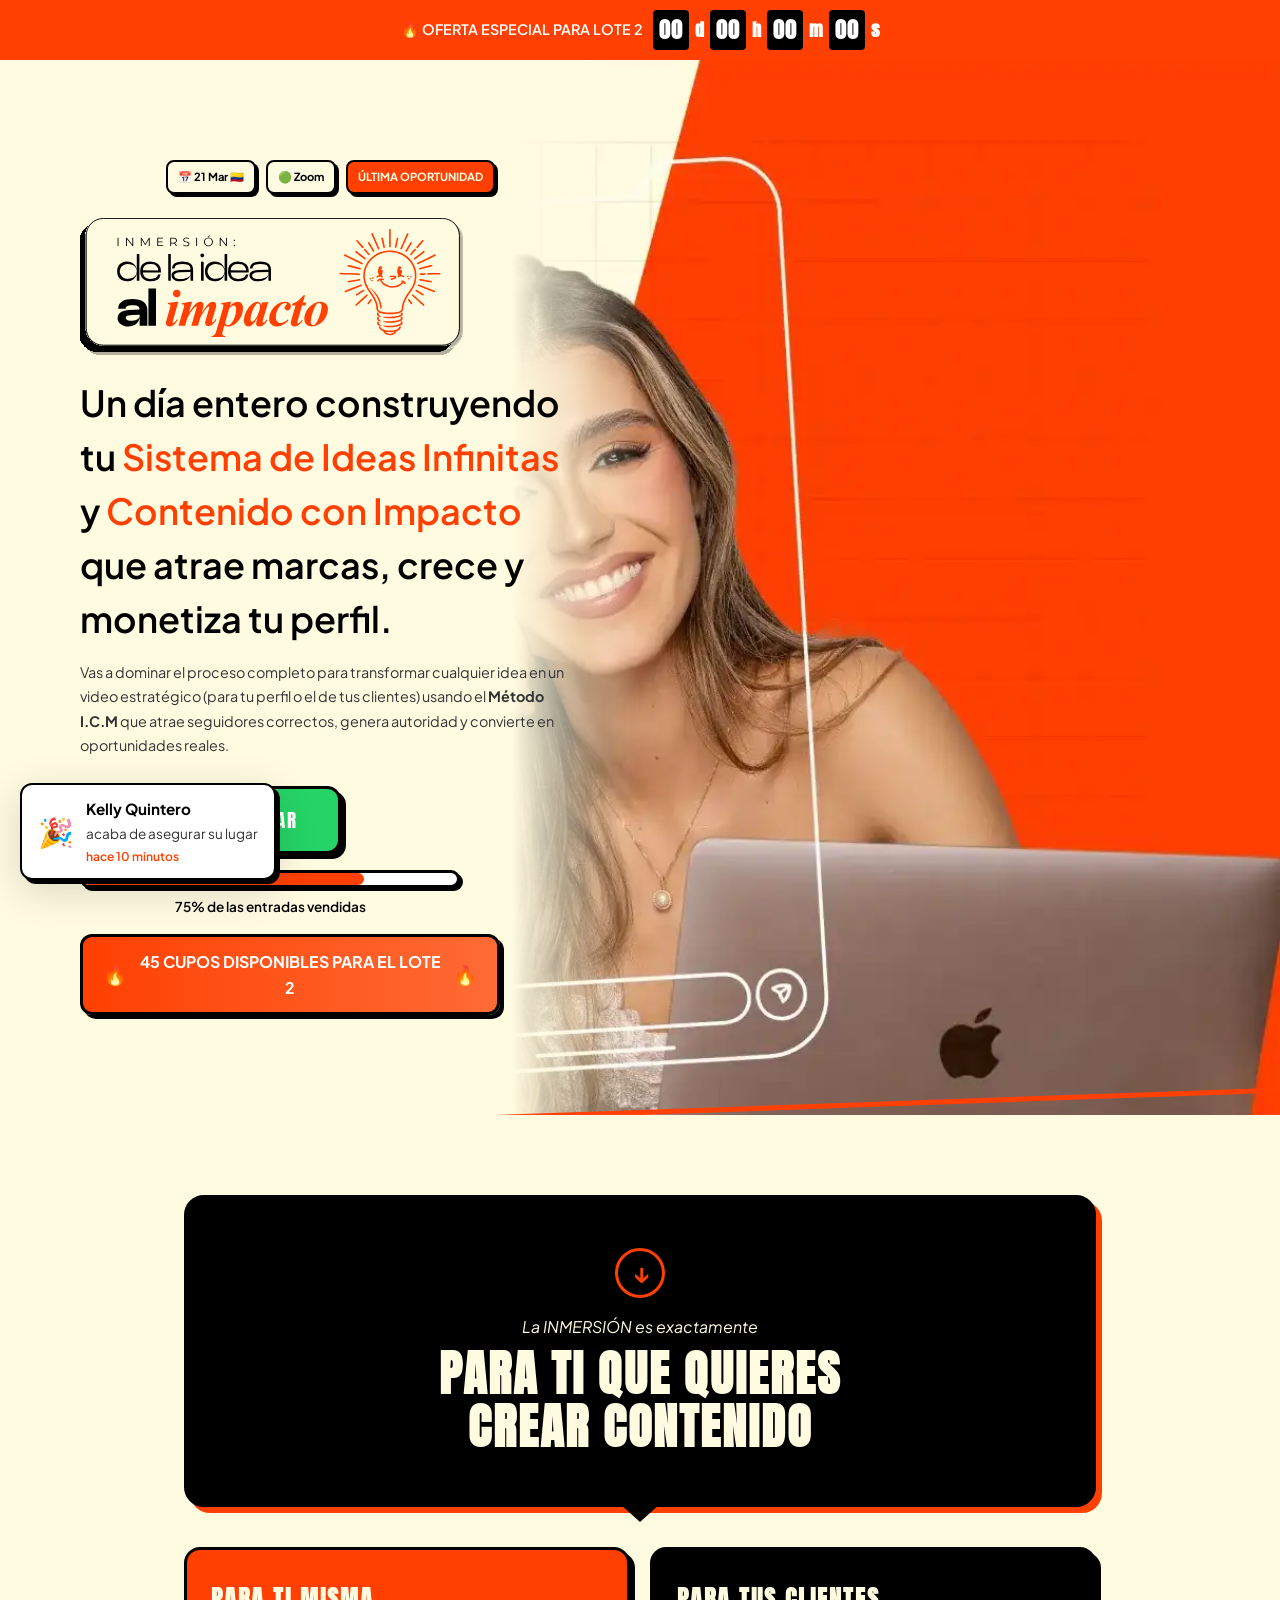
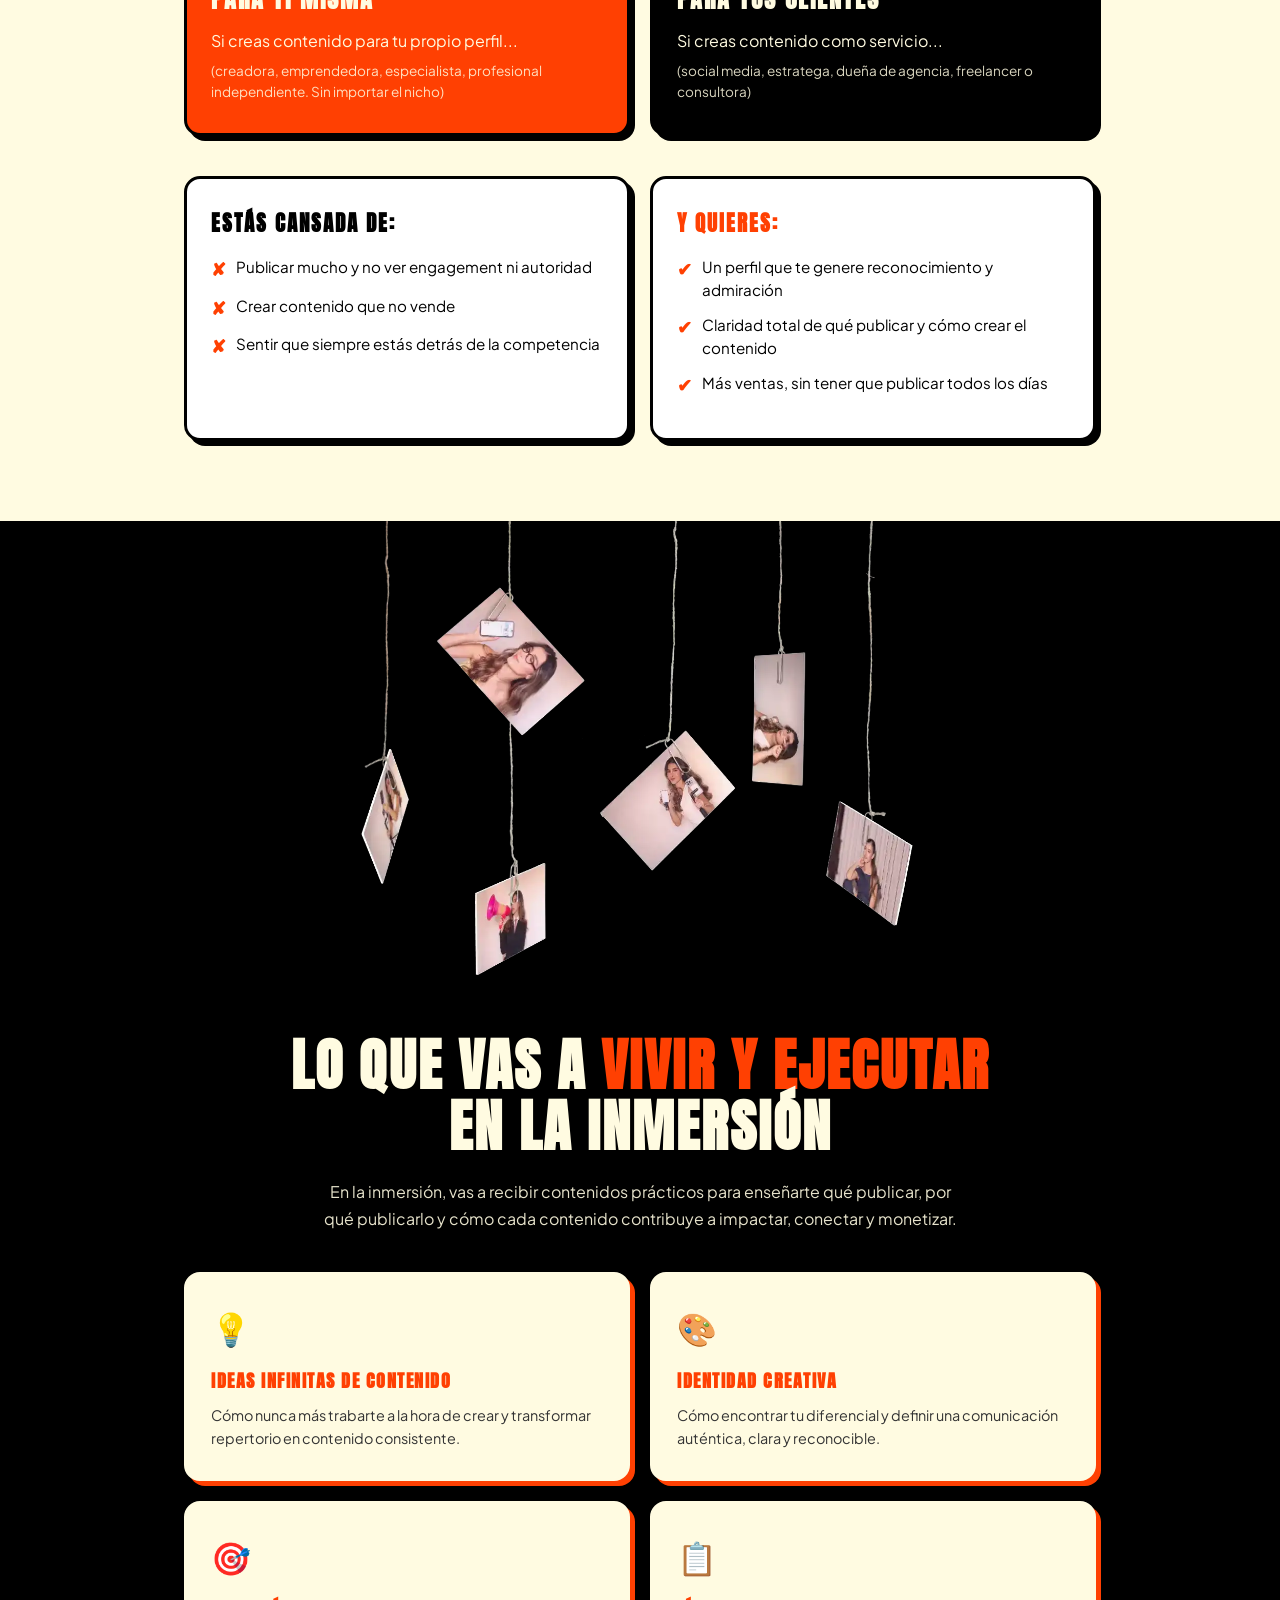
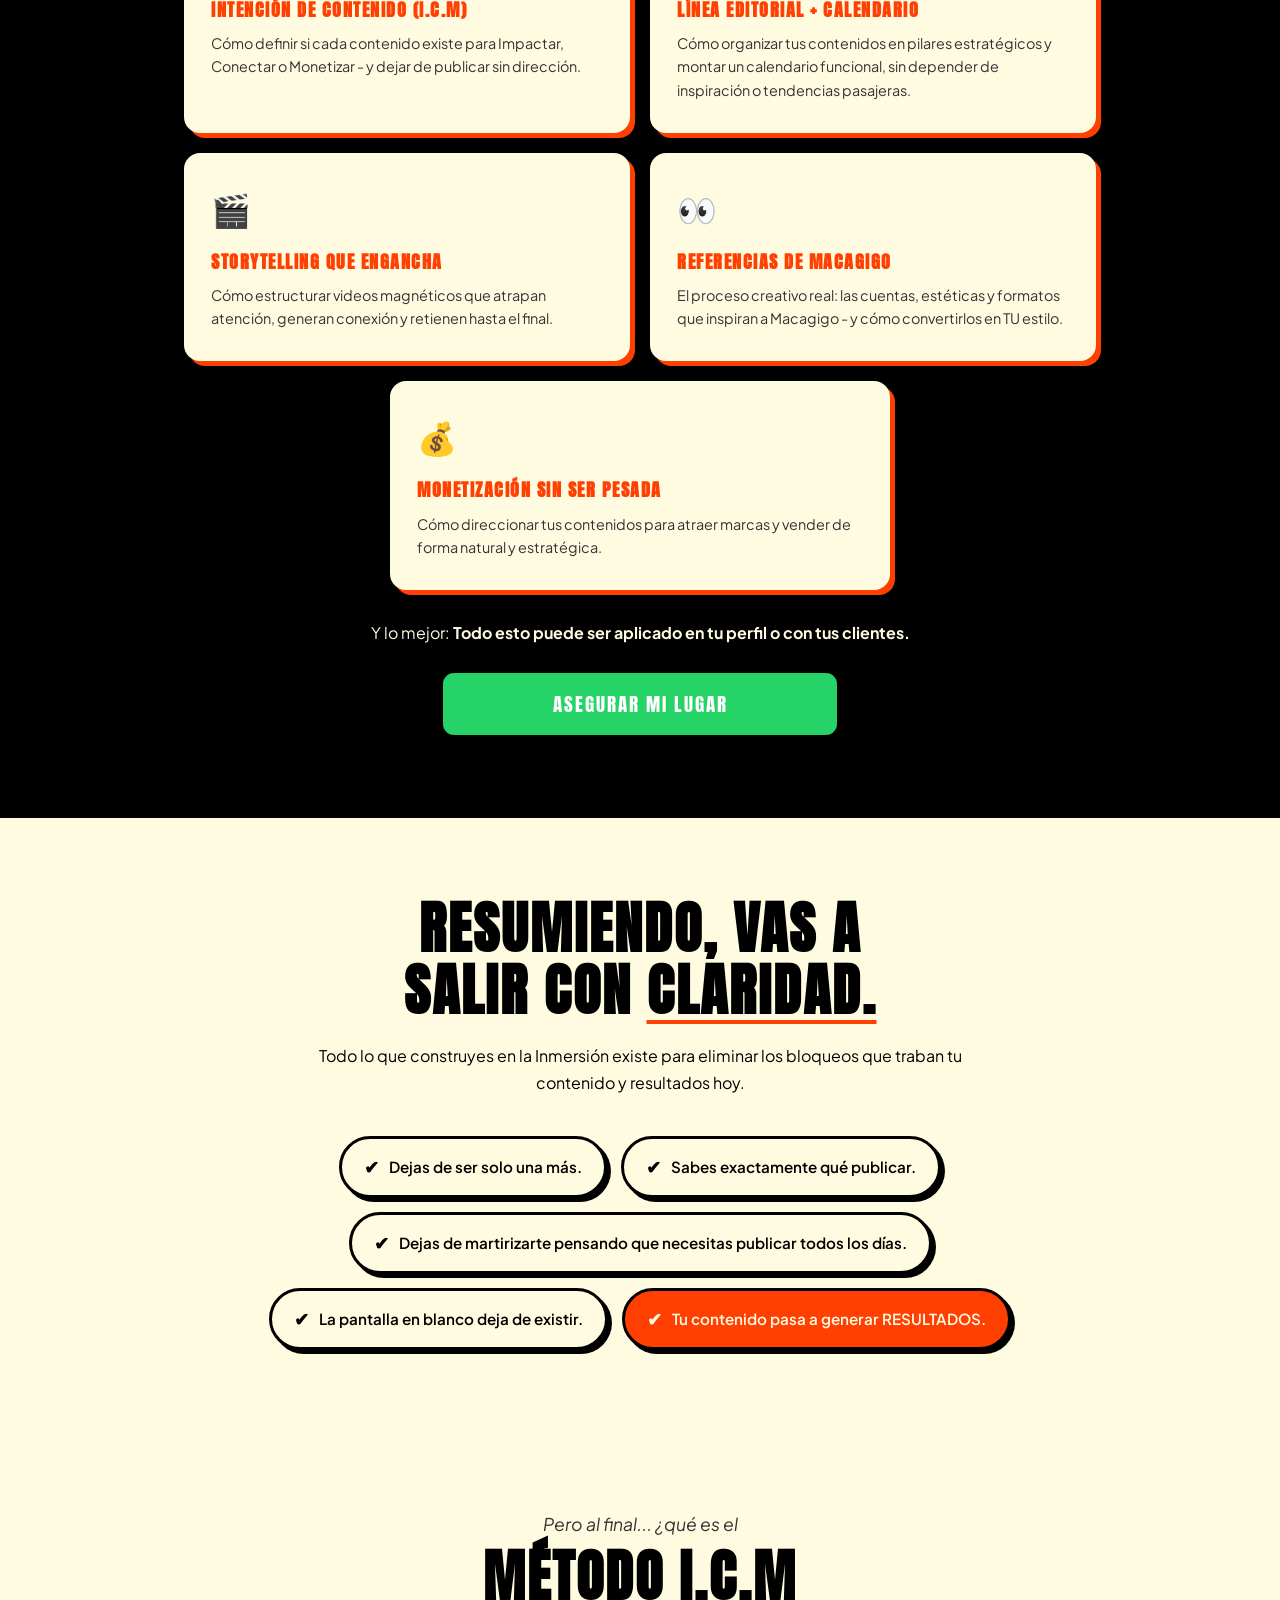
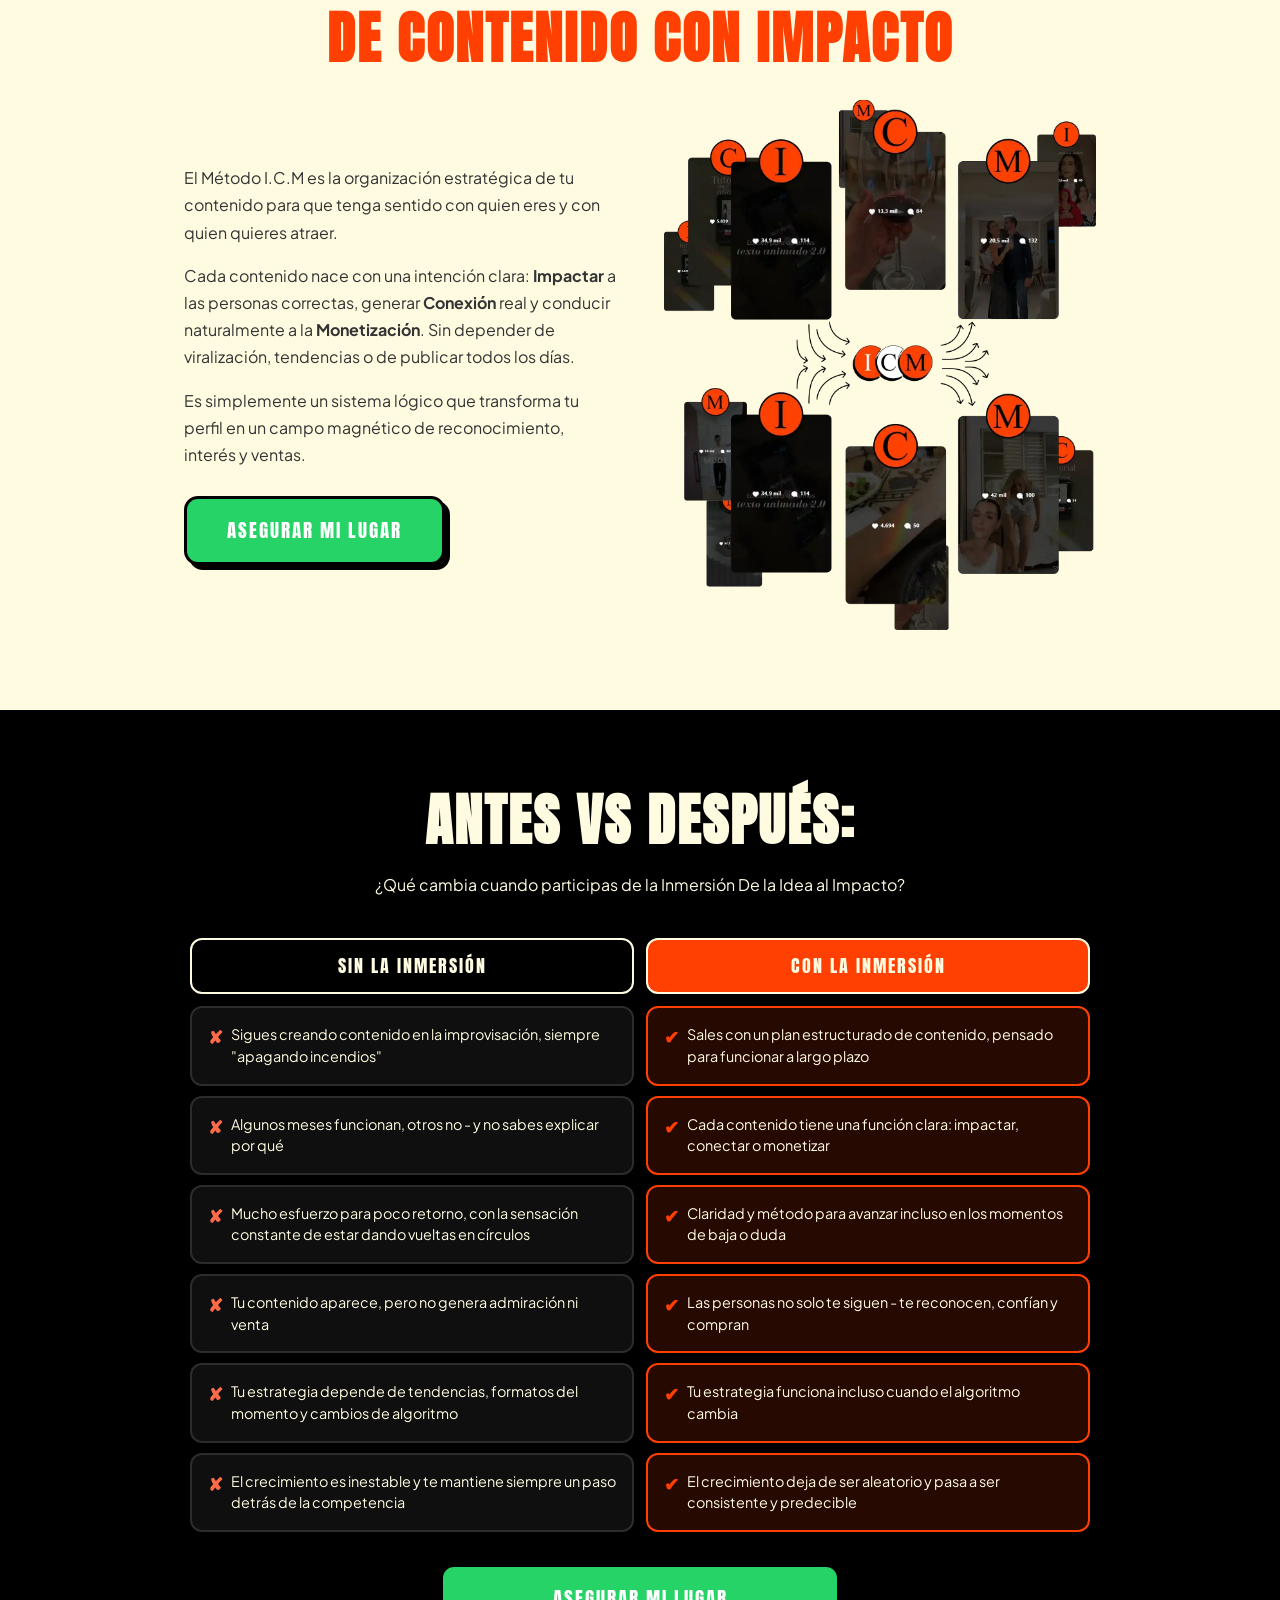
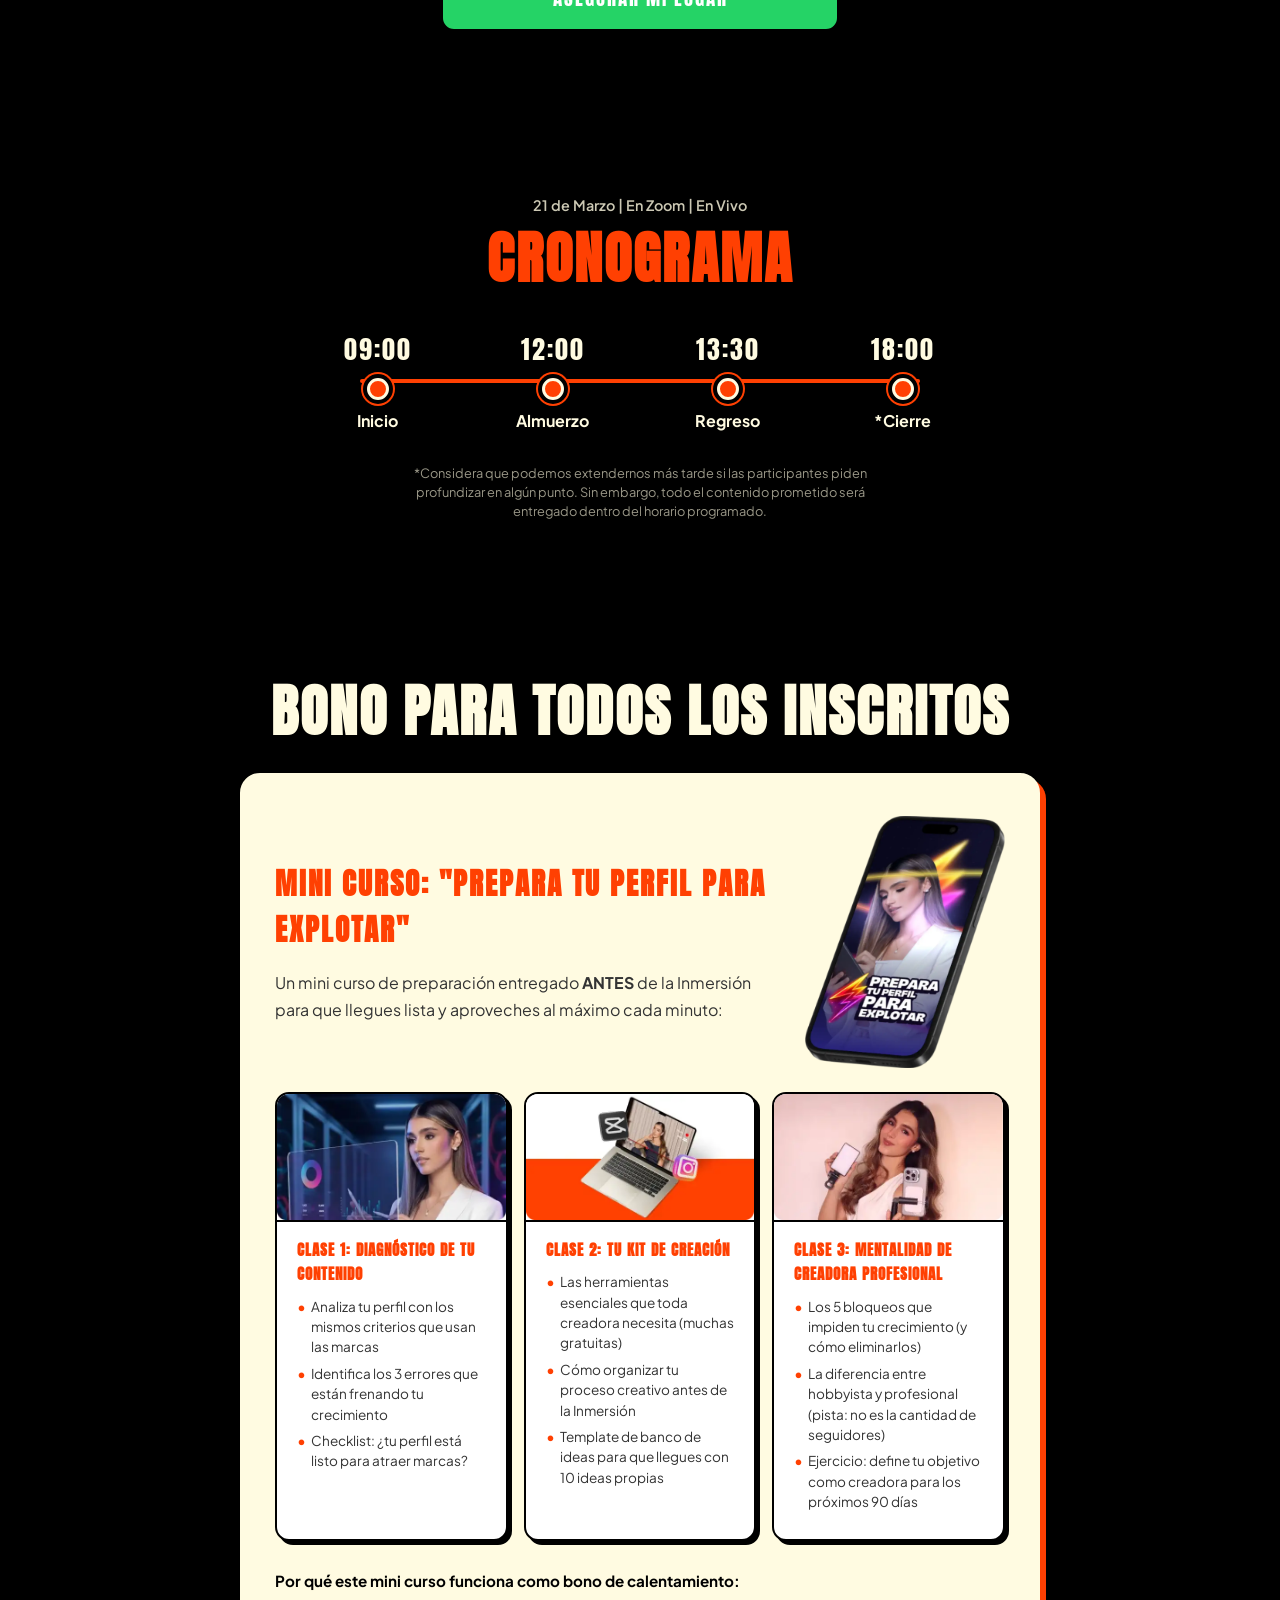
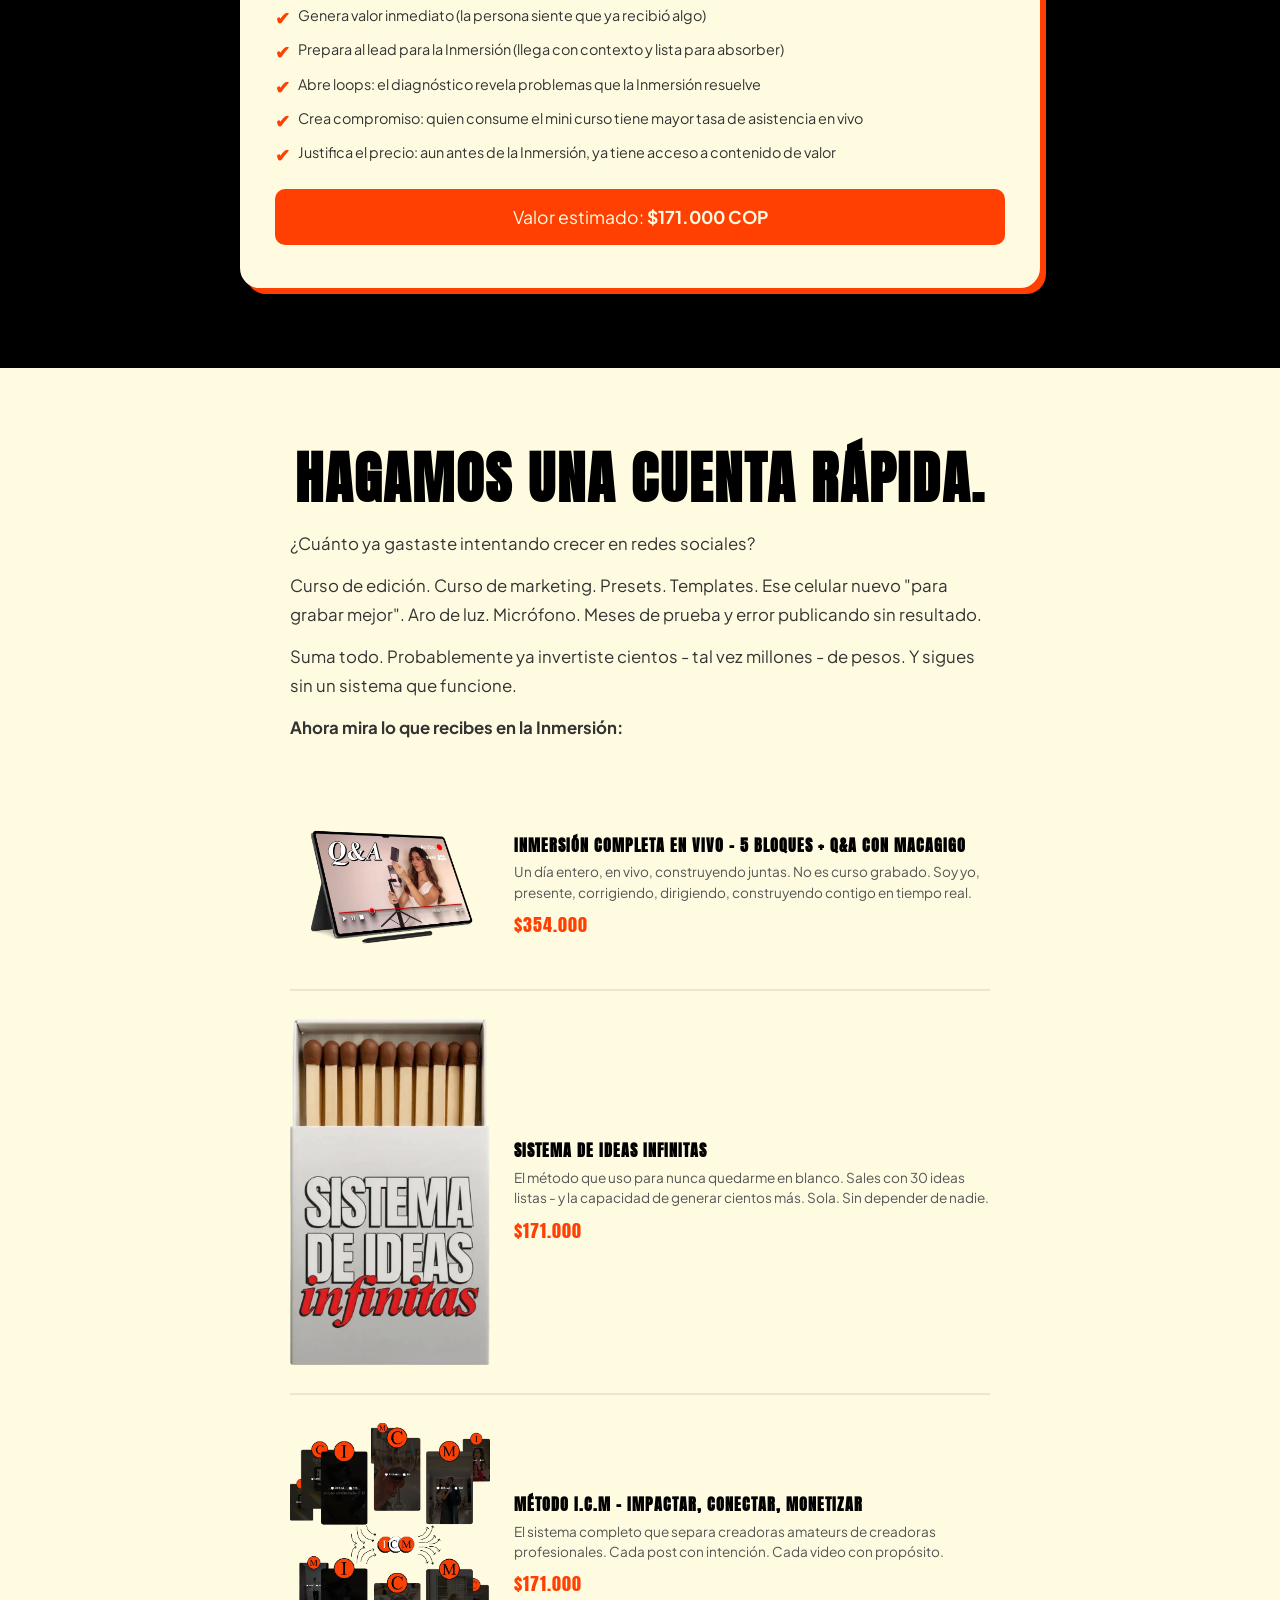
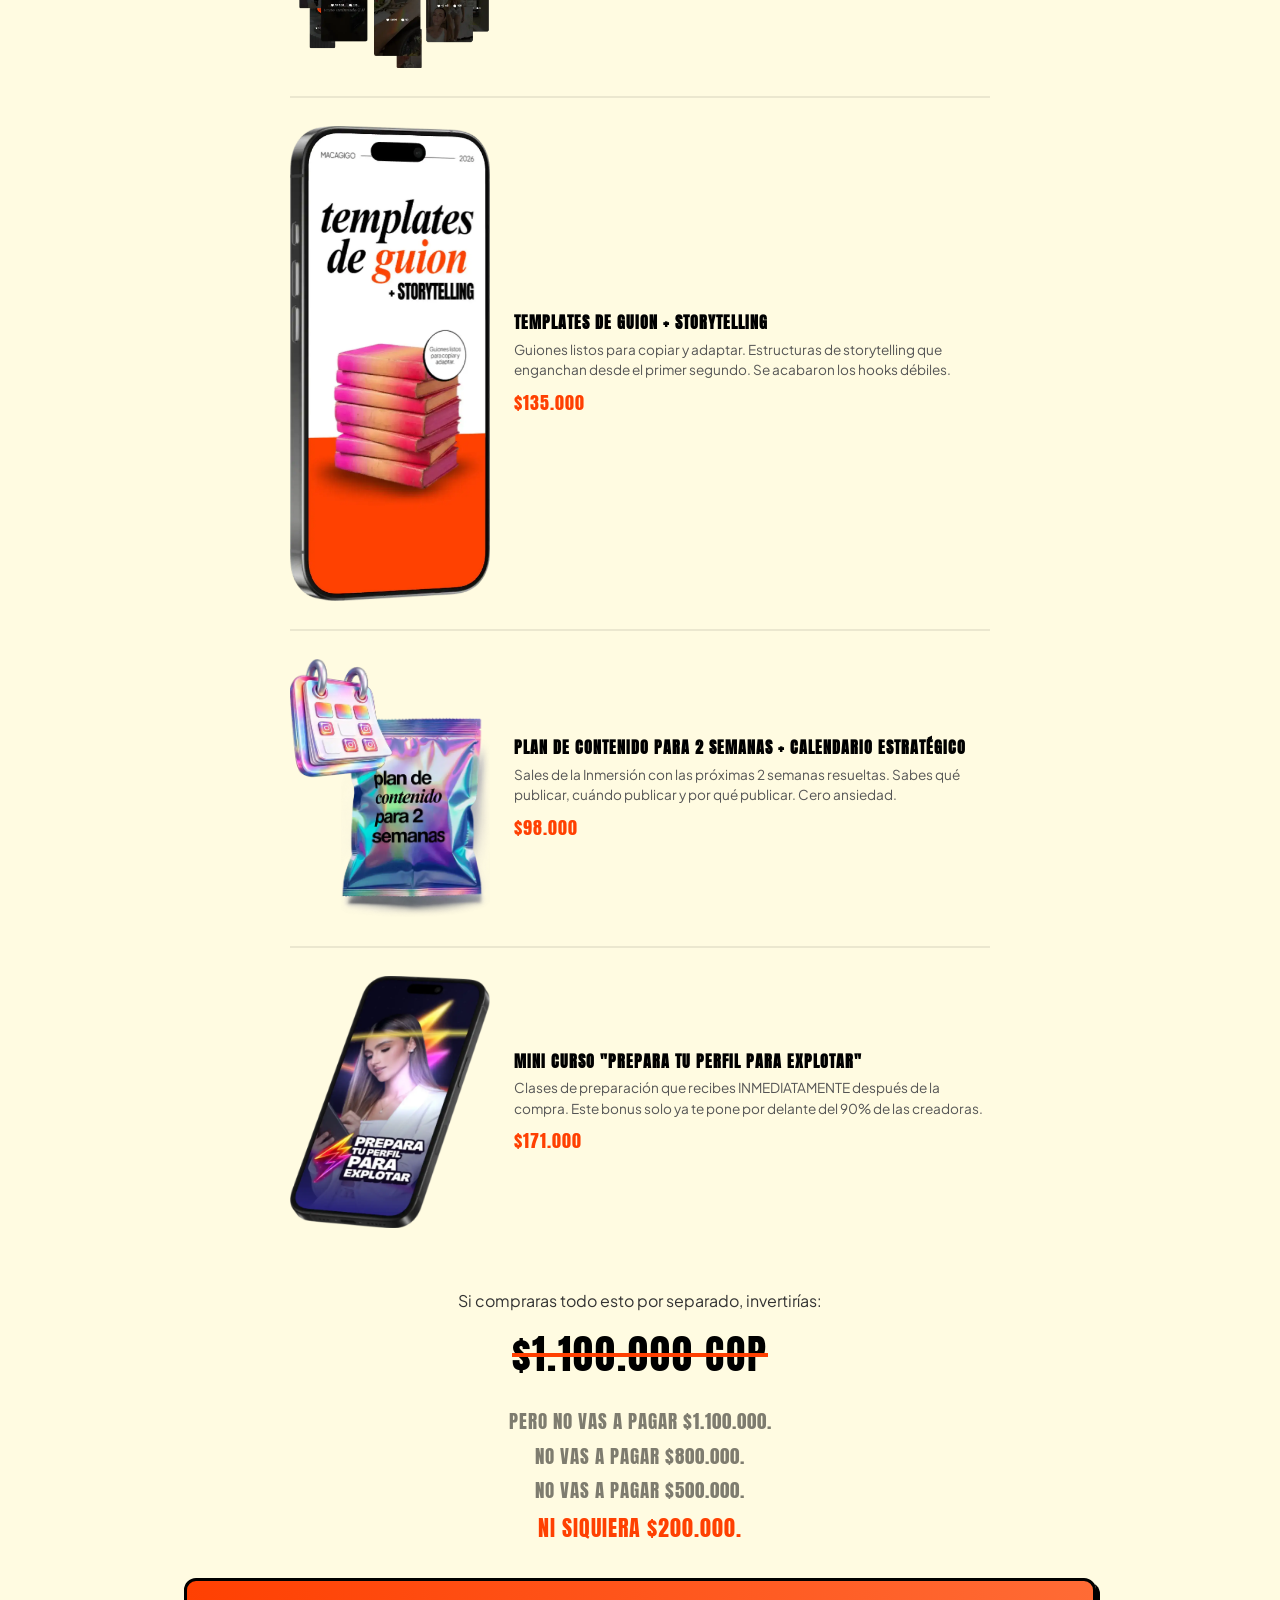
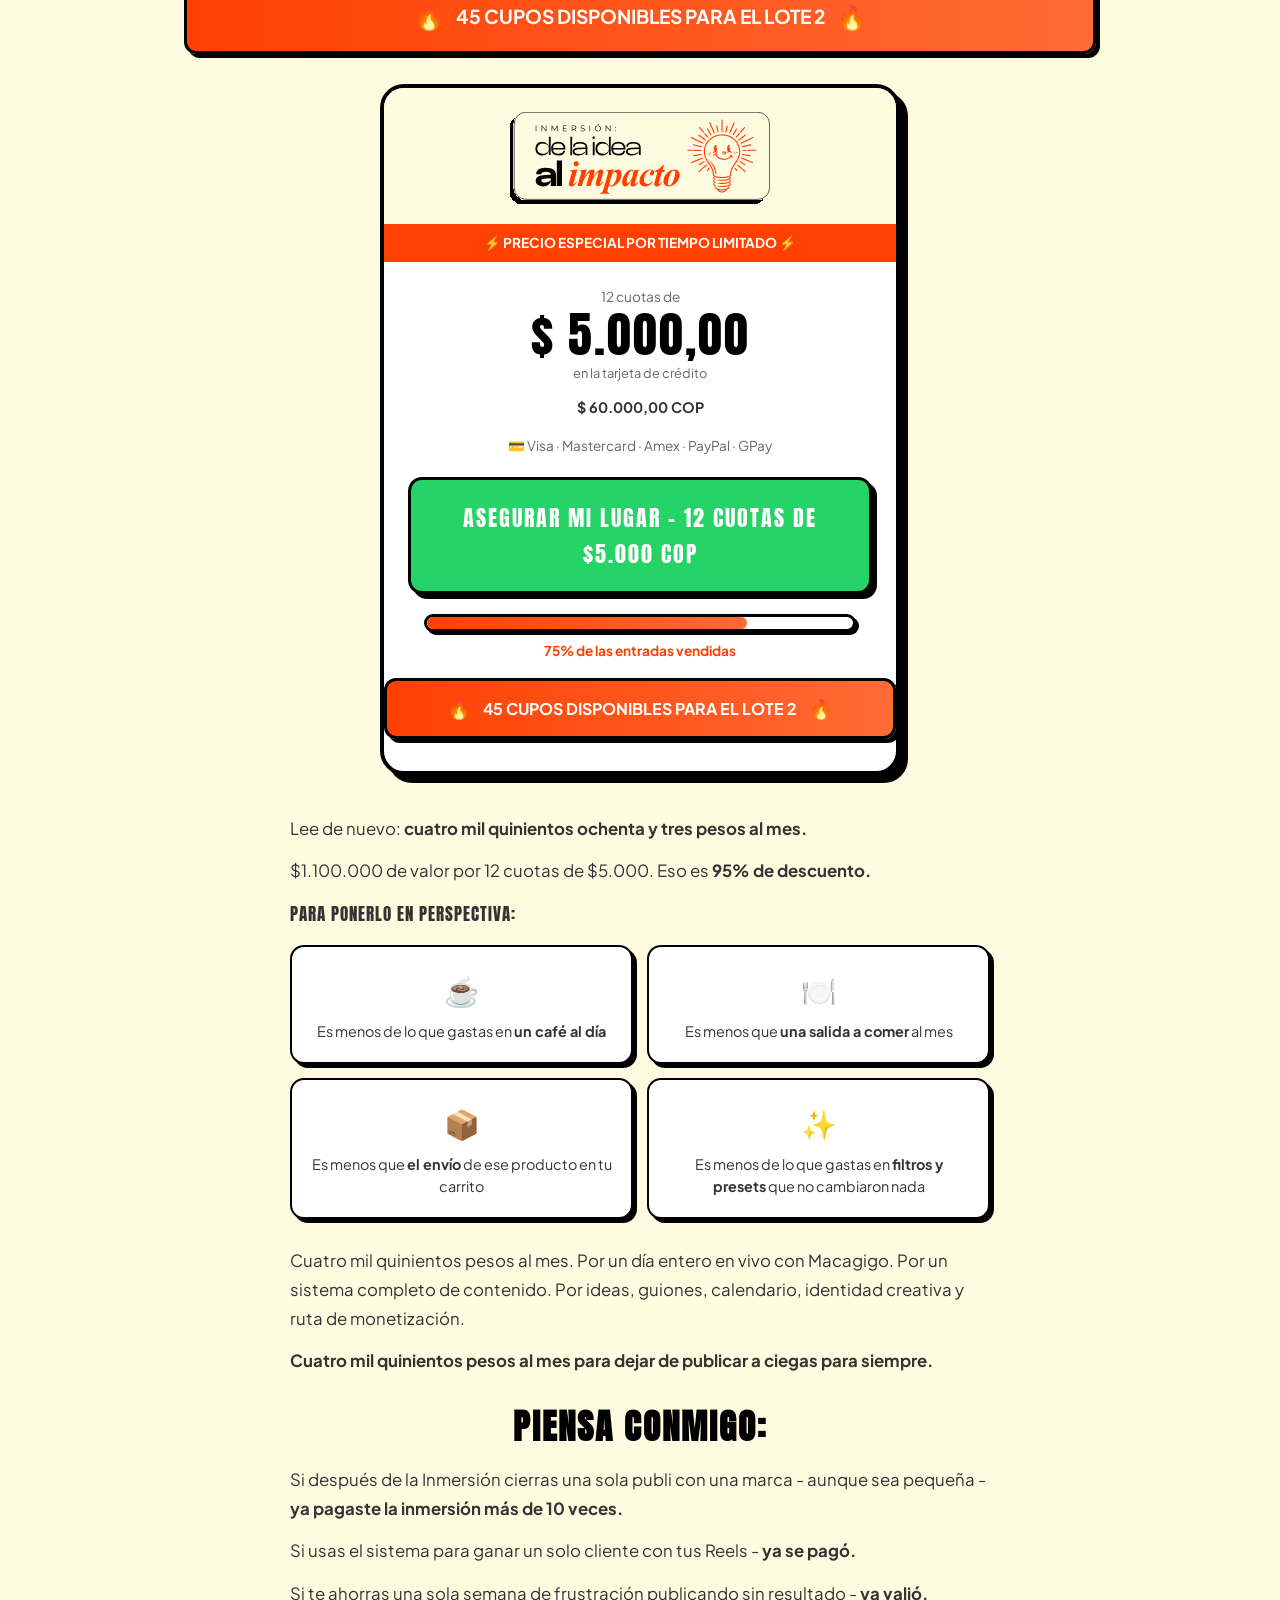
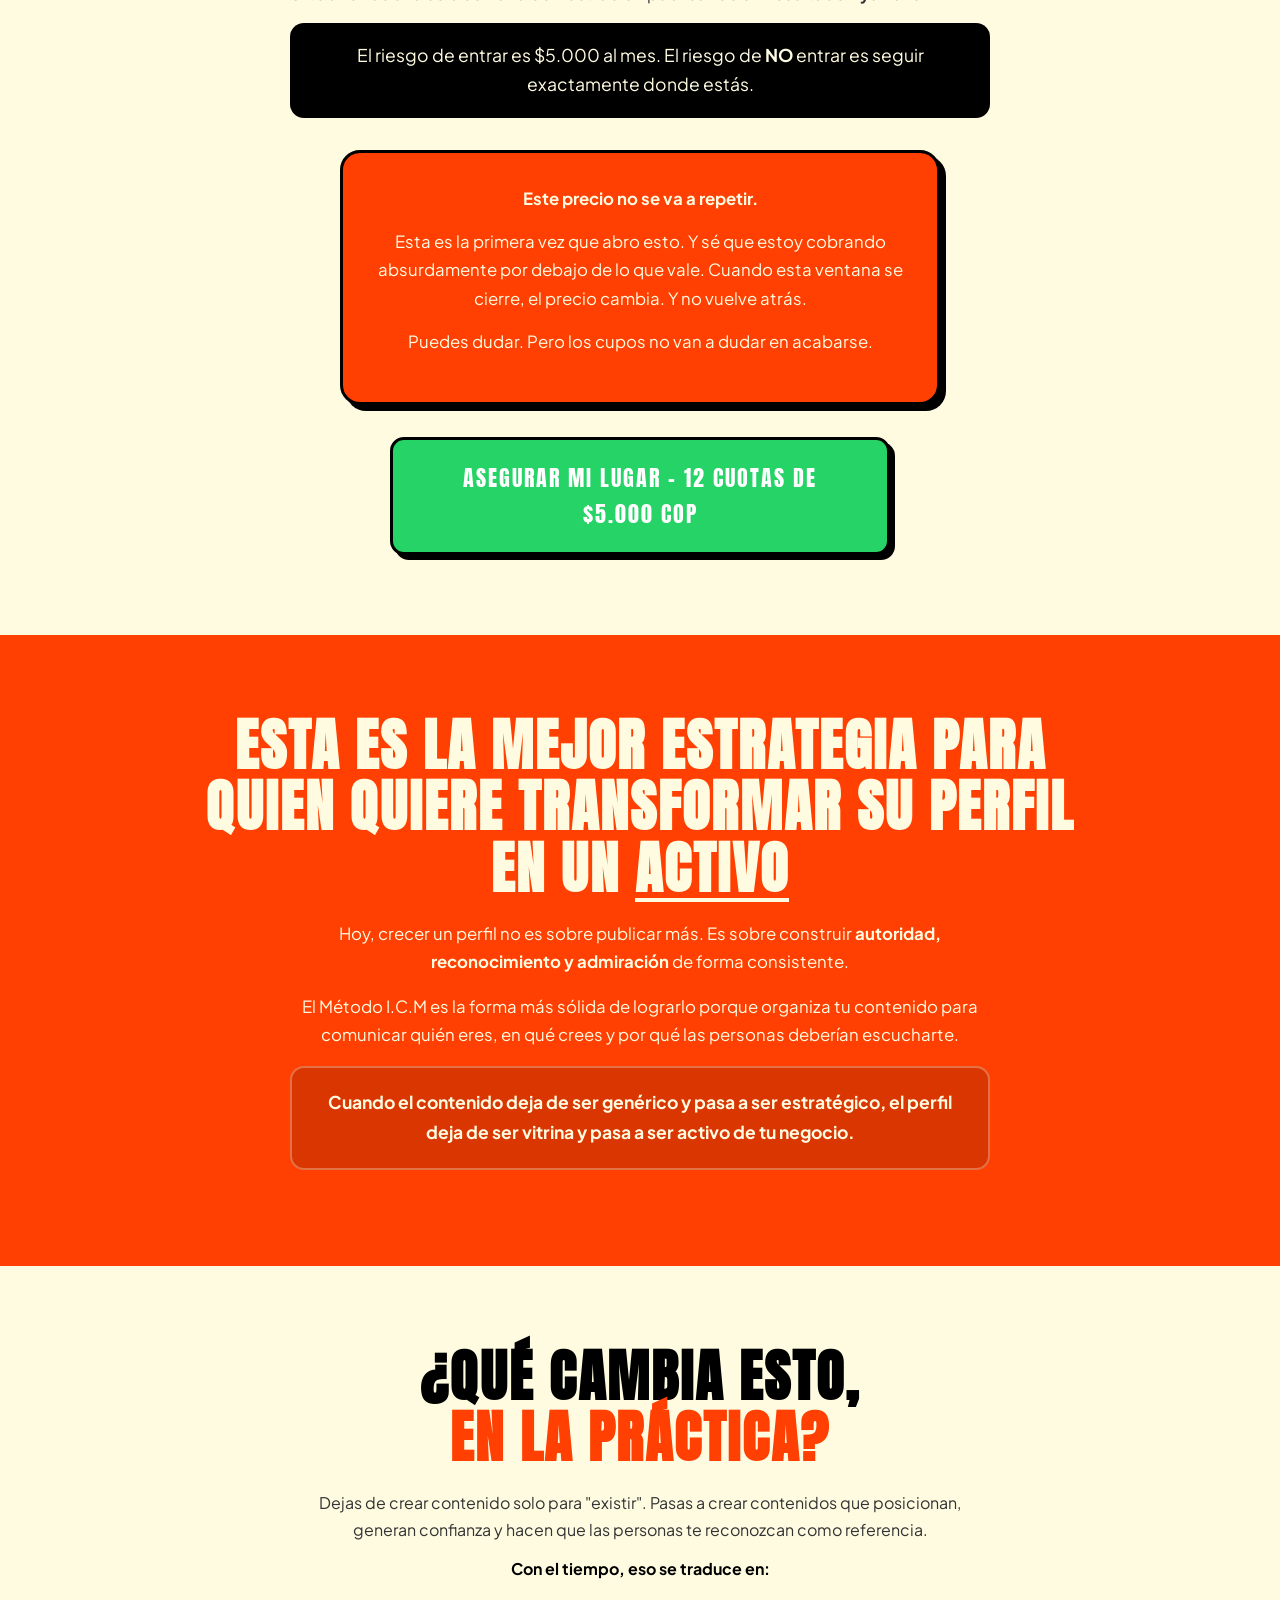
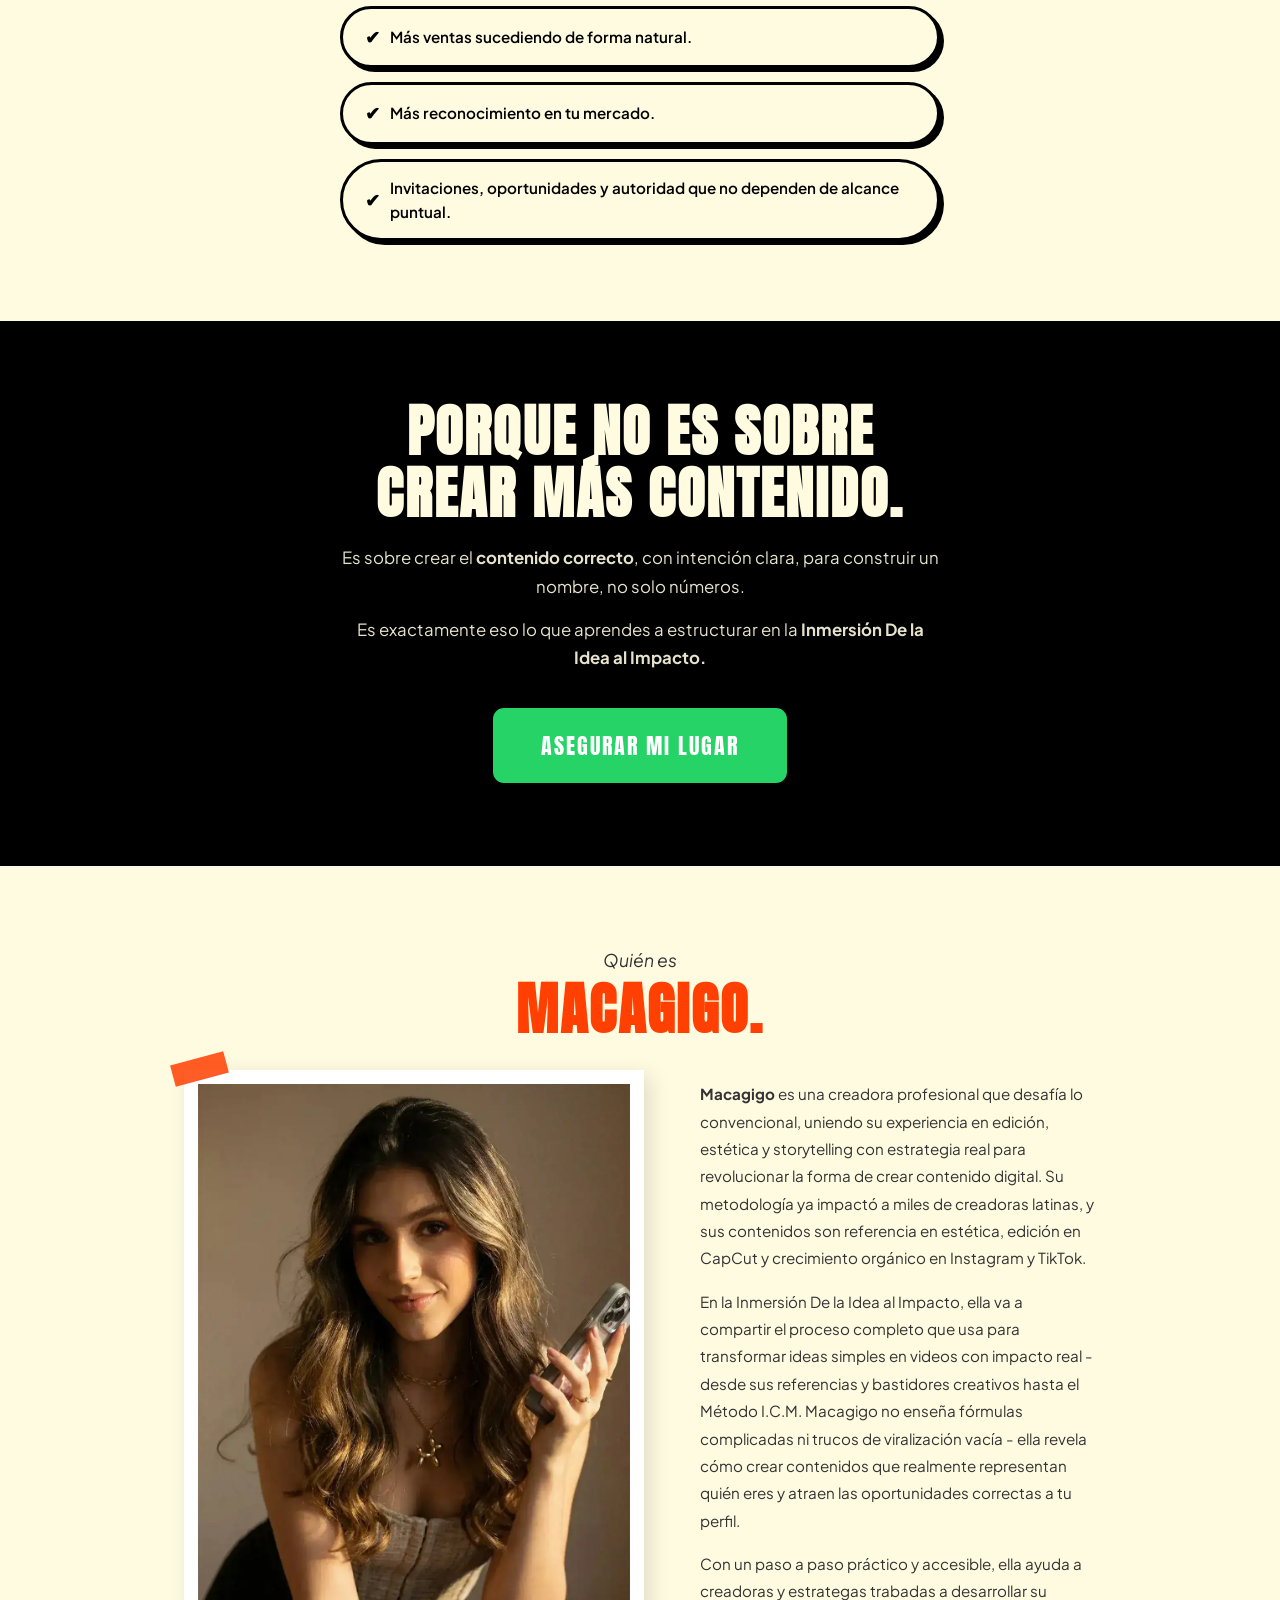
<file: projetos/macagigo-captura/index.html>
<!DOCTYPE html>
<html lang="es">
<head>
    <!-- Meta Pixel Code -->
    <script>
    !function(f,b,e,v,n,t,s)
    {if(f.fbq)return;n=f.fbq=function(){n.callMethod?
    n.callMethod.apply(n,arguments):n.queue.push(arguments)};
    if(!f._fbq)f._fbq=n;n.push=n;n.loaded=!0;n.version='2.0';
    n.queue=[];t=b.createElement(e);t.async=!0;
    t.src=v;s=b.getElementsByTagName(e)[0];
    s.parentNode.insertBefore(t,s)}(window, document,'script',
    'https://connect.facebook.net/en_US/fbevents.js');
    fbq('init', '1438289894314702');
    fbq('track', 'PageView');
    </script>
    <noscript><img height="1" width="1" style="display:none"
    src="https://www.facebook.com/tr?id=1438289894314702&ev=PageView&noscript=1"
    /></noscript>
    <!-- End Meta Pixel Code -->
    <meta charset="UTF-8">
    <meta name="viewport" content="width=device-width, initial-scale=1.0">
    <title>Inmersión De la Idea al Impacto - Macagigo</title>
    <meta name="description" content="Un día entero construyendo tu Sistema de Ideas Infinitas y Contenido con Impacto que atrae marcas, crece y monetiza tu perfil. Método I.C.M por Macagigo.">
    <meta name="author" content="Macagigo">

    <!-- Open Graph -->
    <meta property="og:title" content="Inmersión De la Idea al Impacto - Macagigo">
    <meta property="og:description" content="Domina el proceso completo para transformar cualquier idea en un video estratégico usando el Método I.C.M.">
    <meta property="og:type" content="website">

    <!-- Preconnect -->
    <link rel="preconnect" href="https://fonts.googleapis.com">
    <link rel="preconnect" href="https://fonts.gstatic.com" crossorigin>
    <link rel="preconnect" href="https://connect.facebook.net">
    
    <!-- Preload LCP Image (Critical) - Mobile first -->
    <link rel="preload" as="image" href="assets/img/hero-480w.webp" media="(max-width: 480px)">
    <link rel="preload" as="image" href="assets/img/hero-768w.webp" media="(min-width: 481px) and (max-width: 768px)">
    <link rel="preload" as="image" href="assets/img/hero.webp" media="(min-width: 769px)">
    
    <!-- Preload Critical Font -->
    <link rel="preload" as="style" href="https://fonts.googleapis.com/css2?family=Plus+Jakarta+Sans:wght@400;600;700&display=swap">

    <!-- Font: Plus Jakarta Sans (async) -->
    <link href="https://fonts.googleapis.com/css2?family=Plus+Jakarta+Sans:wght@400;600;700&display=swap" rel="stylesheet" media="print" onload="this.media='all'">
    <noscript><link href="https://fonts.googleapis.com/css2?family=Plus+Jakarta+Sans:wght@400;600;700&display=swap" rel="stylesheet"></noscript>

    <!-- Critical CSS (Inline for LCP) -->
    <style>
    *,*::before,*::after{margin:0;padding:0;box-sizing:border-box}
    body{font-family:'Plus Jakarta Sans',sans-serif;background:#FFFBE1;color:#000}
    .hero{position:relative;padding:30px 0 60px;background:#FFFBE1 url('assets/img/hero-480w.webp') no-repeat center center;background-size:cover;min-height:100vh}
    @media(min-width:481px){.hero{background-image:url('assets/img/hero-768w.webp')}}
    @media(min-width:769px){.hero{background-image:url('assets/img/hero.webp')}}
    .hero::after{content:'';position:absolute;bottom:-30px;left:0;right:0;height:60px;background:#FF4002;transform:skewY(-2deg)}
    .hero-inner{max-width:1200px;margin:0 auto;padding:0 20px;position:relative;z-index:1}
    .hero-badges{display:flex;flex-wrap:wrap;gap:10px;margin-bottom:20px}
    .badge{font-size:.75rem;padding:8px 14px;border-radius:30px;font-weight:600;border:2px solid #000}
    .hero-logo-img{max-width:320px;height:auto;aspect-ratio:1582/558;margin-bottom:16px}
    .hero-title{font-family:'Anton',sans-serif;font-size:clamp(2rem,6vw,4rem);line-height:1.05;margin-bottom:16px}
    .btn-cartoon{display:inline-block;font-family:'Anton',sans-serif;font-size:1.2rem;color:#fff;background:#25D366;padding:16px 40px;border:3px solid #000;border-radius:14px;text-decoration:none}
    img{max-width:100%;height:auto}
    .hero-content{display:grid;grid-template-columns:1fr 1fr;gap:40px;align-items:center}
    .hero-visual{position:relative}
    .hero-visual img{width:100%;height:auto}
    @media(max-width:768px){.hero-content{grid-template-columns:1fr}}
    @font-face{font-family:'Anton';src:url('assets/fonts/Anton-Regular.ttf') format('truetype');font-display:swap}
    .top-countdown-bar{background:#FF4002;color:#fff;padding:10px 20px;display:flex;justify-content:center;align-items:center;gap:10px;font-weight:600;position:sticky;top:0;z-index:1000}
    .countdown-label-inline{margin:0;font-size:.9rem}
    .countdown-inline{display:flex;gap:5px;font-family:'Anton',sans-serif;font-size:1.1rem}
    .countdown-inline .cd-num{background:#000;padding:2px 6px;border-radius:4px}
    .hero-badges-inline{justify-content:center}
    .hero-badges-inline .badge{font-size:.7rem;padding:6px 10px}
    @media(max-width:480px){.top-countdown-bar{flex-wrap:wrap;padding:8px 10px}.countdown-label-inline{font-size:.8rem}.countdown-inline{font-size:1rem}.hero-badges-inline .badge{font-size:.65rem;padding:5px 8px}}
    </style>
    
    <!-- Preload Anton Font -->
    <link rel="preload" as="font" href="assets/fonts/Anton-Regular.ttf" type="font/ttf" crossorigin>
    
    <!-- Main CSS (async) -->
    <link rel="stylesheet" href="assets/css/style.min.css?v=20260226f" media="print" onload="this.media='all'">
    <noscript><link rel="stylesheet" href="assets/css/style.min.css?v=20260226f"></noscript>
</head>
<body>

    <!-- ============================================
         BLOQUE 1: HERO SECTION
         ============================================ -->
    <!-- Top Countdown Bar -->
    <div class="top-countdown-bar">
        <p class="countdown-label-inline">🔥 OFERTA ESPECIAL PARA LOTE 2</p>
        <div class="countdown countdown-inline" id="countdown-top">
            <span class="cd-num" data-days>00</span>d
            <span class="cd-num" data-hours>00</span>h
            <span class="cd-num" data-minutes>00</span>m
            <span class="cd-num" data-seconds>00</span>s
        </div>
    </div>

    <section class="hero" id="hero">
        <div class="hero-inner">
            <!-- Badge row -->
            <div class="hero-badges hero-badges-inline">
                <span class="badge badge-date">📅 21 Mar 🇨🇴</span>
                <span class="badge badge-live">🟢 Zoom</span>
                <span class="badge badge-lote">ÚLTIMA OPORTUNIDAD</span>
            </div>

            <!-- Logo -->
            <div class="hero-logo-wrap">
                <img src="assets/img/logo.svg" fetchpriority="high" width="320" height="113" alt="Inmersión: De la Idea al Impacto - Macagigo" class="hero-logo-img">
            </div>

            <!-- Subtitle -->
            <p class="hero-subtitle">
                Un día entero construyendo tu <span class="text-accent">Sistema de Ideas Infinitas</span> y <span class="text-accent">Contenido con Impacto</span> que atrae marcas, crece y monetiza tu perfil.
            </p>

            <p class="hero-desc">
                Vas a dominar el proceso completo para transformar cualquier idea en un video estratégico (para tu perfil o el de tus clientes) usando el <strong>Método I.C.M</strong> que atrae seguidores correctos, genera autoridad y convierte en oportunidades reales.
            </p>

            <!-- CTA -->
            <a href="#oferta" class="btn-cartoon">ASEGURAR MI LUGAR</a>

            <!-- Progress -->
            <div class="progress-wrap">
                <div class="progress-bar-cartoon">
                    <div class="progress-fill-cartoon" style="width: 75%"></div>
                </div>
                <span class="progress-text">75% de las entradas vendidas</span>
            </div>

            <!-- Urgency below hero progress -->
            <div class="urgency-banner urgency-small">
                <span class="urgency-icon">🔥</span>
                <span class="urgency-text">45 CUPOS DISPONIBLES PARA EL LOTE 2</span>
                <span class="urgency-icon">🔥</span>
            </div>

            <!-- Countdown moved to top bar -->

            <!-- Hero image (mobile only) -->
            <div class="hero-mobile-img">
                <img srcset="assets/img/frame_7-300w.webp 300w, assets/img/frame_7_1x.webp 390w" sizes="(max-width: 480px) 300px, 390px" src="assets/img/frame_7_1x.webp" fetchpriority="high" width="390" height="507" alt="Macagigo - creadora de contenido">
            </div>
        </div>
    </section>

    <!-- ============================================
         BLOQUE 2: PARA QUIÉN ES
         ============================================ -->
    <section class="para-quien" id="para-quien">
        <div class="container">
            <!-- Dark banner -->
            <div class="cartoon-banner-dark">
                <span class="banner-arrow">↓</span>
                <p class="banner-sub">La INMERSIÓN es exactamente</p>
                <h2 class="banner-title">PARA TI QUE QUIERES<br>CREAR CONTENIDO</h2>
            </div>

            <!-- Two cards -->
            <div class="two-cards">
                <div class="card-cartoon card-accent">
                    <h3 class="card-title-cartoon">PARA TI MISMA</h3>
                    <p>Si creas contenido para tu propio perfil...</p>
                    <p class="card-small">(creadora, emprendedora, especialista, profesional independiente. Sin importar el nicho)</p>
                </div>
                <div class="card-cartoon card-dark">
                    <h3 class="card-title-cartoon">PARA TUS CLIENTES</h3>
                    <p>Si creas contenido como servicio...</p>
                    <p class="card-small">(social media, estratega, dueña de agencia, freelancer o consultora)</p>
                </div>
            </div>

            <!-- Pain points -->
            <div class="pain-gain-grid">
                <div class="pain-box">
                    <h3 class="pain-title">ESTÁS CANSADA DE:</h3>
                    <ul class="pain-list">
                        <li><span class="icon-x">✘</span> Publicar mucho y no ver engagement ni autoridad</li>
                        <li><span class="icon-x">✘</span> Crear contenido que no vende</li>
                        <li><span class="icon-x">✘</span> Sentir que siempre estás detrás de la competencia</li>
                    </ul>
                </div>
                <div class="gain-box">
                    <h3 class="gain-title">Y QUIERES:</h3>
                    <ul class="gain-list">
                        <li><span class="icon-check">✔</span> Un perfil que te genere reconocimiento y admiración</li>
                        <li><span class="icon-check">✔</span> Claridad total de qué publicar y cómo crear el contenido</li>
                        <li><span class="icon-check">✔</span> Más ventas, sin tener que publicar todos los días</li>
                    </ul>
                </div>
            </div>
        </div>
    </section>

    <!-- ============================================
         BLOQUE 3: LO QUE VAS A VIVIR
         ============================================ -->
    <section class="vivir-section" id="vivir">
        <div class="vivir-hero-img">
            <img loading="lazy" decoding="async" width="1500" height="886" src="assets/img/hanging_business_cards.webp" alt="Inmersión De la Idea al Impacto">
        </div>
        <div class="container">
            <h2 class="section-title-cartoon">Lo que vas a <span class="text-accent">VIVIR Y EJECUTAR</span><br>EN LA INMERSIÓN</h2>
            <p class="section-intro">En la inmersión, vas a recibir contenidos prácticos para enseñarte qué publicar, por qué publicarlo y cómo cada contenido contribuye a impactar, conectar y monetizar.</p>

            <div class="modulos-grid">
                <div class="modulo-card-cartoon">
                    <div class="modulo-icon-cartoon">💡</div>
                    <h3>IDEAS INFINITAS DE CONTENIDO</h3>
                    <p>Cómo nunca más trabarte a la hora de crear y transformar repertorio en contenido consistente.</p>
                </div>
                <div class="modulo-card-cartoon">
                    <div class="modulo-icon-cartoon">🎨</div>
                    <h3>IDENTIDAD CREATIVA</h3>
                    <p>Cómo encontrar tu diferencial y definir una comunicación auténtica, clara y reconocible.</p>
                </div>
                <div class="modulo-card-cartoon">
                    <div class="modulo-icon-cartoon">🎯</div>
                    <h3>INTENCIÓN DE CONTENIDO (I.C.M)</h3>
                    <p>Cómo definir si cada contenido existe para Impactar, Conectar o Monetizar - y dejar de publicar sin dirección.</p>
                </div>
                <div class="modulo-card-cartoon">
                    <div class="modulo-icon-cartoon">📋</div>
                    <h3>LÍNEA EDITORIAL + CALENDARIO</h3>
                    <p>Cómo organizar tus contenidos en pilares estratégicos y montar un calendario funcional, sin depender de inspiración o tendencias pasajeras.</p>
                </div>
                <div class="modulo-card-cartoon">
                    <div class="modulo-icon-cartoon">🎬</div>
                    <h3>STORYTELLING QUE ENGANCHA</h3>
                    <p>Cómo estructurar videos magnéticos que atrapan atención, generan conexión y retienen hasta el final.</p>
                </div>
                <div class="modulo-card-cartoon">
                    <div class="modulo-icon-cartoon">👀</div>
                    <h3>REFERENCIAS DE MACAGIGO</h3>
                    <p>El proceso creativo real: las cuentas, estéticas y formatos que inspiran a Macagigo - y cómo convertirlos en TU estilo.</p>
                </div>
                <div class="modulo-card-cartoon">
                    <div class="modulo-icon-cartoon">💰</div>
                    <h3>MONETIZACIÓN SIN SER PESADA</h3>
                    <p>Cómo direccionar tus contenidos para atraer marcas y vender de forma natural y estratégica.</p>
                </div>
            </div>

            <p class="section-bottom-note">Y lo mejor: <strong>Todo esto puede ser aplicado en tu perfil o con tus clientes.</strong></p>

            <a href="#oferta" class="btn-cartoon">ASEGURAR MI LUGAR</a>
        </div>
    </section>

    <!-- ============================================
         BLOQUE 4: RESUMO DE TRANSFORMAÇÃO
         ============================================ -->
    <section class="resumen-section" id="resumen">
        <div class="container">
            <h2 class="section-title-cartoon">RESUMIENDO, VAS A<br>SALIR CON <span class="underline-accent">CLARIDAD.</span></h2>
            <p class="section-intro">Todo lo que construyes en la Inmersión existe para eliminar los bloqueos que traban tu contenido y resultados hoy.</p>

            <div class="clarity-chips">
                <div class="chip-cartoon"><span class="chip-check">✔</span> Dejas de ser solo una más.</div>
                <div class="chip-cartoon"><span class="chip-check">✔</span> Sabes exactamente qué publicar.</div>
                <div class="chip-cartoon"><span class="chip-check">✔</span> Dejas de martirizarte pensando que necesitas publicar todos los días.</div>
                <div class="chip-cartoon"><span class="chip-check">✔</span> La pantalla en blanco deja de existir.</div>
                <div class="chip-cartoon chip-highlight"><span class="chip-check">✔</span> Tu contenido pasa a generar RESULTADOS.</div>
            </div>
        </div>
    </section>

    <!-- ============================================
         BLOQUE 5: MÉTODO I.C.M
         ============================================ -->
    <section class="metodo-section" id="metodo">
        <div class="container">
            <p class="metodo-pre">Pero al final... ¿qué es el</p>
            <h2 class="section-title-cartoon">MÉTODO I.C.M<br><span class="text-accent">DE CONTENIDO CON IMPACTO</span></h2>

            <div class="metodo-layout">
                <div class="metodo-text">
                    <p>El Método I.C.M es la organización estratégica de tu contenido para que tenga sentido con quien eres y con quien quieres atraer.</p>
                    <p>Cada contenido nace con una intención clara: <strong>Impactar</strong> a las personas correctas, generar <strong>Conexión</strong> real y conducir naturalmente a la <strong>Monetización</strong>. Sin depender de viralización, tendencias o de publicar todos los días.</p>
                    <p>Es simplemente un sistema lógico que transforma tu perfil en un campo magnético de reconocimiento, interés y ventas.</p>

                    <a href="#oferta" class="btn-cartoon">ASEGURAR MI LUGAR</a>
                </div>
                <div class="metodo-mockup">
                    <img loading="lazy" decoding="async" src="assets/img/M%C3%A9todo%20I.C.M%20%E2%80%94%20Impactar%2C%20Conectar%2C%20Monetizar.webp" alt="Método I.C.M - Impactar, Conectar, Monetizar">
                </div>
            </div>
        </div>
    </section>

    <!-- ============================================
         BLOQUE 6: ANTES VS DESPUÉS
         ============================================ -->
    <section class="antes-despues" id="antes-despues">
        <div class="container">
            <h2 class="section-title-cartoon">ANTES VS DESPUÉS:</h2>
            <p class="section-intro">¿Qué cambia cuando participas de la Inmersión De la Idea al Impacto?</p>

            <div class="comparison-table">
                <div class="comparison-header">
                    <div class="comp-col-header comp-sin">SIN LA INMERSIÓN</div>
                    <div class="comp-col-header comp-con">CON LA INMERSIÓN</div>
                </div>

                <div class="comparison-row">
                    <div class="comp-cell comp-bad"><span class="icon-x">✘</span> Sigues creando contenido en la improvisación, siempre "apagando incendios"</div>
                    <div class="comp-cell comp-good"><span class="icon-check">✔</span> Sales con un plan estructurado de contenido, pensado para funcionar a largo plazo</div>
                </div>
                <div class="comparison-row">
                    <div class="comp-cell comp-bad"><span class="icon-x">✘</span> Algunos meses funcionan, otros no - y no sabes explicar por qué</div>
                    <div class="comp-cell comp-good"><span class="icon-check">✔</span> Cada contenido tiene una función clara: impactar, conectar o monetizar</div>
                </div>
                <div class="comparison-row">
                    <div class="comp-cell comp-bad"><span class="icon-x">✘</span> Mucho esfuerzo para poco retorno, con la sensación constante de estar dando vueltas en círculos</div>
                    <div class="comp-cell comp-good"><span class="icon-check">✔</span> Claridad y método para avanzar incluso en los momentos de baja o duda</div>
                </div>
                <div class="comparison-row">
                    <div class="comp-cell comp-bad"><span class="icon-x">✘</span> Tu contenido aparece, pero no genera admiración ni venta</div>
                    <div class="comp-cell comp-good"><span class="icon-check">✔</span> Las personas no solo te siguen - te reconocen, confían y compran</div>
                </div>
                <div class="comparison-row">
                    <div class="comp-cell comp-bad"><span class="icon-x">✘</span> Tu estrategia depende de tendencias, formatos del momento y cambios de algoritmo</div>
                    <div class="comp-cell comp-good"><span class="icon-check">✔</span> Tu estrategia funciona incluso cuando el algoritmo cambia</div>
                </div>
                <div class="comparison-row">
                    <div class="comp-cell comp-bad"><span class="icon-x">✘</span> El crecimiento es inestable y te mantiene siempre un paso detrás de la competencia</div>
                    <div class="comp-cell comp-good"><span class="icon-check">✔</span> El crecimiento deja de ser aleatorio y pasa a ser consistente y predecible</div>
                </div>
            </div>

            <a href="#oferta" class="btn-cartoon">ASEGURAR MI LUGAR</a>
        </div>
    </section>

    <!-- ============================================
         BLOQUE 7: CRONOGRAMA
         ============================================ -->
    <section class="cronograma-section" id="cronograma">
        <div class="container">
            <div class="cronograma-header">
                <span class="crono-meta">21 de Marzo | En Zoom | En Vivo</span>
                <h2 class="section-title-cartoon">CRONOGRAMA</h2>
            </div>

            <div class="crono-timeline">
                <div class="crono-item">
                    <span class="crono-time">09:00</span>
                    <span class="crono-dot"></span>
                    <span class="crono-label">Inicio</span>
                </div>
                <div class="crono-item">
                    <span class="crono-time">12:00</span>
                    <span class="crono-dot"></span>
                    <span class="crono-label">Almuerzo</span>
                </div>
                <div class="crono-item">
                    <span class="crono-time">13:30</span>
                    <span class="crono-dot"></span>
                    <span class="crono-label">Regreso</span>
                </div>
                <div class="crono-item">
                    <span class="crono-time">18:00</span>
                    <span class="crono-dot"></span>
                    <span class="crono-label">*Cierre</span>
                </div>
            </div>

            <p class="crono-note">*Considera que podemos extendernos más tarde si las participantes piden profundizar en algún punto. Sin embargo, todo el contenido prometido será entregado dentro del horario programado.</p>
        </div>
    </section>

    <!-- ============================================
         BONO: MINI CURSO
         ============================================ -->
    <section class="bono-section" id="bono">
        <div class="container">
            <h2 class="section-title-cartoon" style="color:#FFFBE1;">BONO PARA TODOS LOS INSCRITOS</h2>
            <div class="bono-card">
                <div class="bono-header">
                    <div class="bono-header-text">
                        <h3 class="bono-title">MINI CURSO: "PREPARA TU PERFIL PARA EXPLOTAR"</h3>
                        <p class="bono-intro">Un mini curso de preparación entregado <strong>ANTES</strong> de la Inmersión para que llegues lista y aproveches al máximo cada minuto:</p>
                    </div>
                    <div class="bono-header-mockup">
                        <img loading="lazy" decoding="async" src="assets/img/Mini%20Curso%20Prepara%20tu%20Perfil%20para%20Explotar.webp" alt="Mini Curso Prepara tu Perfil para Explotar">
                    </div>
                </div>

                <div class="bono-clases">
                    <div class="bono-clase">
                        <div class="bono-clase-img">
                            <img loading="lazy" decoding="async" width="510" height="280" src="assets/img/CLASE%201.webp" alt="Clase 1 - Diagnóstico de tu Contenido">
                        </div>
                        <h4>Clase 1: Diagnóstico de tu Contenido</h4>
                        <ul>
                            <li>Analiza tu perfil con los mismos criterios que usan las marcas</li>
                            <li>Identifica los 3 errores que están frenando tu crecimiento</li>
                            <li>Checklist: ¿tu perfil está listo para atraer marcas?</li>
                        </ul>
                    </div>
                    <div class="bono-clase">
                        <div class="bono-clase-img">
                            <img loading="lazy" decoding="async" width="510" height="280" src="assets/img/CLASE%202.webp" alt="Clase 2 - Tu Kit de Creación">
                        </div>
                        <h4>Clase 2: Tu Kit de Creación</h4>
                        <ul>
                            <li>Las herramientas esenciales que toda creadora necesita (muchas gratuitas)</li>
                            <li>Cómo organizar tu proceso creativo antes de la Inmersión</li>
                            <li>Template de banco de ideas para que llegues con 10 ideas propias</li>
                        </ul>
                    </div>
                    <div class="bono-clase">
                        <div class="bono-clase-img">
                            <img loading="lazy" decoding="async" width="510" height="280" src="assets/img/CLASE%203.webp" alt="Clase 3 - Mentalidad de Creadora Profesional">
                        </div>
                        <h4>Clase 3: Mentalidad de Creadora Profesional</h4>
                        <ul>
                            <li>Los 5 bloqueos que impiden tu crecimiento (y cómo eliminarlos)</li>
                            <li>La diferencia entre hobbyista y profesional (pista: no es la cantidad de seguidores)</li>
                            <li>Ejercicio: define tu objetivo como creadora para los próximos 90 días</li>
                        </ul>
                    </div>
                </div>

                <div class="bono-porques">
                    <p class="bono-porques-title">Por qué este mini curso funciona como bono de calentamiento:</p>
                    <ul>
                        <li><span class="icon-check">✔</span> Genera valor inmediato (la persona siente que ya recibió algo)</li>
                        <li><span class="icon-check">✔</span> Prepara al lead para la Inmersión (llega con contexto y lista para absorber)</li>
                        <li><span class="icon-check">✔</span> Abre loops: el diagnóstico revela problemas que la Inmersión resuelve</li>
                        <li><span class="icon-check">✔</span> Crea compromiso: quien consume el mini curso tiene mayor tasa de asistencia en vivo</li>
                        <li><span class="icon-check">✔</span> Justifica el precio: aun antes de la Inmersión, ya tiene acceso a contenido de valor</li>
                    </ul>
                </div>

                <p class="bono-valor">Valor estimado: <strong>$171.000 COP</strong></p>
            </div>
        </div>
    </section>

    <!-- ============================================
         BLOQUE 8: PRICING / ANCLAJE
         ============================================ -->
    <section class="oferta-section" id="oferta">
        <div class="container">

            <!-- Anchor intro -->
            <h2 class="section-title-cartoon">HAGAMOS UNA CUENTA RÁPIDA.</h2>
            <div class="anchor-copy">
                <p>¿Cuánto ya gastaste intentando crecer en redes sociales?</p>
                <p>Curso de edición. Curso de marketing. Presets. Templates. Ese celular nuevo "para grabar mejor". Aro de luz. Micrófono. Meses de prueba y error publicando sin resultado.</p>
                <p>Suma todo. Probablemente ya invertiste cientos - tal vez millones - de pesos. Y sigues sin un sistema que funcione.</p>
                <p><strong>Ahora mira lo que recibes en la Inmersión:</strong></p>
            </div>

            <!-- Value stack -->
            <div class="value-stack">
                <div class="value-item has-mockup">
                    <div class="value-mockup">
                        <img loading="lazy" decoding="async" src="assets/img/Inmersi%C3%B3n%20completa%20en%20vivo%20%E2%80%94%205%20bloques%20%2B%20Q%26A%20con%20Macagigo.webp" alt="Inmersión completa en vivo - Mockup">
                    </div>
                    <div class="value-desc">
                        <h4>Inmersión completa en vivo - 5 bloques + Q&A con Macagigo</h4>
                        <p>Un día entero, en vivo, construyendo juntas. No es curso grabado. Soy yo, presente, corrigiendo, dirigiendo, construyendo contigo en tiempo real.</p>
                        <span class="value-price">$354.000</span>
                    </div>
                </div>
                <div class="value-item has-mockup">
                    <div class="value-mockup">
                        <img loading="lazy" decoding="async" src="assets/img/Sistema%20de%20Ideas%20Infinitas.webp" alt="Sistema de Ideas Infinitas - Mockup">
                    </div>
                    <div class="value-desc">
                        <h4>Sistema de Ideas Infinitas</h4>
                        <p>El método que uso para nunca quedarme en blanco. Sales con 30 ideas listas - y la capacidad de generar cientos más. Sola. Sin depender de nadie.</p>
                        <span class="value-price">$171.000</span>
                    </div>
                </div>
                <div class="value-item has-mockup">
                    <div class="value-mockup">
                        <img loading="lazy" decoding="async" src="assets/img/M%C3%A9todo%20I.C.M%20%E2%80%94%20Impactar%2C%20Conectar%2C%20Monetizar.webp" alt="Método I.C.M - Mockup">
                    </div>
                    <div class="value-desc">
                        <h4>Método I.C.M - Impactar, Conectar, Monetizar</h4>
                        <p>El sistema completo que separa creadoras amateurs de creadoras profesionales. Cada post con intención. Cada video con propósito.</p>
                        <span class="value-price">$171.000</span>
                    </div>
                </div>
                <div class="value-item has-mockup">
                    <div class="value-mockup">
                        <img loading="lazy" decoding="async" src="assets/img/Templates%20de%20Guion%20%2B%20Storytelling.webp" alt="Templates de Guion + Storytelling - Mockup">
                    </div>
                    <div class="value-desc">
                        <h4>Templates de Guion + Storytelling</h4>
                        <p>Guiones listos para copiar y adaptar. Estructuras de storytelling que enganchan desde el primer segundo. Se acabaron los hooks débiles.</p>
                        <span class="value-price">$135.000</span>
                    </div>
                </div>
                <div class="value-item has-mockup">
                    <div class="value-mockup">
                        <img loading="lazy" decoding="async" src="assets/img/Plan%20de%20Contenido%20para%202%20semanas%20%2B%20Calendario%20Estrat%C3%A9gico.webp?v=2" alt="Plan de Contenido - Mockup">
                    </div>
                    <div class="value-desc">
                        <h4>Plan de Contenido para 2 semanas + Calendario Estratégico</h4>
                        <p>Sales de la Inmersión con las próximas 2 semanas resueltas. Sabes qué publicar, cuándo publicar y por qué publicar. Cero ansiedad.</p>
                        <span class="value-price">$98.000</span>
                    </div>
                </div>
                <div class="value-item has-mockup">
                    <div class="value-mockup">
                        <img loading="lazy" decoding="async" src="assets/img/Mini%20Curso%20Prepara%20tu%20Perfil%20para%20Explotar.webp" alt="Mini Curso Prepara tu Perfil para Explotar - Mockup">
                    </div>
                    <div class="value-desc">
                        <h4>Mini Curso "Prepara tu Perfil para Explotar"</h4>
                        <p>Clases de preparación que recibes INMEDIATAMENTE después de la compra. Este bonus solo ya te pone por delante del 90% de las creadoras.</p>
                        <span class="value-price">$171.000</span>
                    </div>
                </div>
            </div>

            <!-- Total anchor -->
            <div class="anchor-total">
                <p>Si compraras todo esto por separado, invertirías:</p>
                <span class="anchor-total-price">$1.100.000 COP</span>
            </div>

            <div class="anchor-descuento">
                <p>Pero no vas a pagar $1.100.000.</p>
                <p>No vas a pagar $800.000.</p>
                <p>No vas a pagar $500.000.</p>
                <p>Ni siquiera $200.000.</p>
            </div>

            <!-- Urgency Banner -->
            <div class="urgency-banner">
                <span class="urgency-icon">🔥</span>
                <span class="urgency-text">45 CUPOS DISPONIBLES PARA EL LOTE 2</span>
                <span class="urgency-icon">🔥</span>
            </div>

            <!-- Pricing card -->
            <div class="pricing-card-cartoon">
                <div class="pricing-header">
                    <img src="assets/img/logo.svg" width="280" height="99" alt="Inmersión: De la Idea al Impacto" class="pricing-logo">
                </div>

                <div class="pricing-badge pricing-badge-urgent">⚡ PRECIO ESPECIAL POR TIEMPO LIMITADO ⚡</div>

                <div class="pricing-price-new">
                    <span class="price-installment-label">12 cuotas de</span>
                    <span class="price-installment">$ 5.000,00</span>
                    <span class="price-installment-sub">en la tarjeta de crédito</span>
                    <span class="price-cash">$ 60.000,00 COP</span>
                </div>

                <div class="pricing-methods">
                    💳 Visa · Mastercard · Amex · PayPal · GPay
                </div>

                <a href="#" onclick="return false" class="btn-cartoon btn-cartoon-large">ASEGURAR MI LUGAR - 12 CUOTAS DE $5.000 COP</a>

                <div class="progress-wrap progress-pricing">
                    <div class="progress-bar-cartoon">
                        <div class="progress-fill-cartoon" style="width: 75%"></div>
                    </div>
                    <span class="progress-text">75% de las entradas vendidas</span>
                </div>

                <!-- Urgency below progress -->
                <div class="urgency-banner urgency-small">
                    <span class="urgency-icon">🔥</span>
                    <span class="urgency-text">45 CUPOS DISPONIBLES PARA EL LOTE 2</span>
                    <span class="urgency-icon">🔥</span>
                </div>
            </div>

            <!-- Perspective copy -->
            <div class="anchor-perspective">
                <p>Lee de nuevo: <strong>cuatro mil quinientos ochenta y tres pesos al mes.</strong></p>
                <p>$1.100.000 de valor por 12 cuotas de $5.000. Eso es <strong>95% de descuento.</strong></p>
                <p class="perspective-label">Para ponerlo en perspectiva:</p>
                <div class="perspective-grid">
                    <div class="perspective-card">
                        <span class="perspective-icon">☕</span>
                        <p>Es menos de lo que gastas en <strong>un café al día</strong></p>
                    </div>
                    <div class="perspective-card">
                        <span class="perspective-icon">🍽️</span>
                        <p>Es menos que <strong>una salida a comer</strong> al mes</p>
                    </div>
                    <div class="perspective-card">
                        <span class="perspective-icon">📦</span>
                        <p>Es menos que <strong>el envío</strong> de ese producto en tu carrito</p>
                    </div>
                    <div class="perspective-card">
                        <span class="perspective-icon">✨</span>
                        <p>Es menos de lo que gastas en <strong>filtros y presets</strong> que no cambiaron nada</p>
                    </div>
                </div>
                <p>Cuatro mil quinientos pesos al mes. Por un día entero en vivo con Macagigo. Por un sistema completo de contenido. Por ideas, guiones, calendario, identidad creativa y ruta de monetización.</p>
                <p><strong>Cuatro mil quinientos pesos al mes para dejar de publicar a ciegas para siempre.</strong></p>
            </div>

            <!-- ROI -->
            <div class="anchor-roi">
                <h3 class="section-title-cartoon" style="font-size:clamp(1.4rem,4vw,2.2rem);">Piensa conmigo:</h3>
                <p>Si después de la Inmersión cierras una sola publi con una marca - aunque sea pequeña - <strong>ya pagaste la inmersión más de 10 veces.</strong></p>
                <p>Si usas el sistema para ganar un solo cliente con tus Reels - <strong>ya se pagó.</strong></p>
                <p>Si te ahorras una sola semana de frustración publicando sin resultado - <strong>ya valió.</strong></p>
                <p class="anchor-risk">El riesgo de entrar es $5.000 al mes. El riesgo de <strong>NO</strong> entrar es seguir exactamente donde estás.</p>
            </div>

            <!-- Urgency -->
            <div class="anchor-urgency">
                <p><strong>Este precio no se va a repetir.</strong></p>
                <p>Esta es la primera vez que abro esto. Y sé que estoy cobrando absurdamente por debajo de lo que vale. Cuando esta ventana se cierre, el precio cambia. Y no vuelve atrás.</p>
                <p>Puedes dudar. Pero los cupos no van a dudar en acabarse.</p>
            </div>

            <a href="#" onclick="return false" class="btn-cartoon btn-cartoon-large">ASEGURAR MI LUGAR - 12 CUOTAS DE $5.000 COP</a>
        </div>
    </section>

    <!-- ============================================
         BLOQUE 9: REFORÇO DE POSICIONAMENTO
         ============================================ -->
    <section class="posicionamiento-section" id="posicionamiento">
        <div class="container">
            <h2 class="section-title-cartoon">ESTA ES LA MEJOR ESTRATEGIA PARA QUIEN QUIERE TRANSFORMAR SU PERFIL EN UN <span class="underline-accent">ACTIVO</span></h2>

            <div class="positioning-content">
                <p>Hoy, crecer un perfil no es sobre publicar más. Es sobre construir <strong>autoridad, reconocimiento y admiración</strong> de forma consistente.</p>
                <p>El Método I.C.M es la forma más sólida de lograrlo porque organiza tu contenido para comunicar quién eres, en qué crees y por qué las personas deberían escucharte.</p>
                <p class="positioning-highlight">Cuando el contenido deja de ser genérico y pasa a ser estratégico, el perfil deja de ser vitrina y pasa a ser <strong>activo de tu negocio.</strong></p>
            </div>
        </div>
    </section>

    <!-- ============================================
         BLOQUE 10: RESULTADOS PRÁCTICOS
         ============================================ -->
    <section class="resultados-section" id="resultados">
        <div class="container">
            <h2 class="section-title-cartoon">¿QUÉ CAMBIA ESTO,<br><span class="text-accent">EN LA PRÁCTICA?</span></h2>

            <div class="resultados-content">
                <p>Dejas de crear contenido solo para "existir". Pasas a crear contenidos que posicionan, generan confianza y hacen que las personas te reconozcan como referencia.</p>
                <p class="resultados-sub">Con el tiempo, eso se traduce en:</p>
            </div>

            <div class="resultados-chips">
                <div class="chip-cartoon chip-result"><span class="chip-check">✔</span> Más ventas sucediendo de forma natural.</div>
                <div class="chip-cartoon chip-result"><span class="chip-check">✔</span> Más reconocimiento en tu mercado.</div>
                <div class="chip-cartoon chip-result"><span class="chip-check">✔</span> Invitaciones, oportunidades y autoridad que no dependen de alcance puntual.</div>
            </div>
        </div>
    </section>

    <!-- ============================================
         BLOQUE 11: CTA FINAL
         ============================================ -->
    <section class="cta-final-section" id="cta-final">
        <div class="container">
            <h2 class="section-title-cartoon">PORQUE NO ES SOBRE<br>CREAR MÁS CONTENIDO.</h2>

            <div class="cta-final-content">
                <p>Es sobre crear el <strong>contenido correcto</strong>, con intención clara, para construir un nombre, no solo números.</p>
                <p>Es exactamente eso lo que aprendes a estructurar en la <strong>Inmersión De la Idea al Impacto.</strong></p>
            </div>

            <a href="#oferta" class="btn-cartoon btn-cartoon-large">ASEGURAR MI LUGAR</a>
        </div>
    </section>

    <!-- ============================================
         BLOQUE 12: QUIÉN ES MACAGIGO
         ============================================ -->
    <section class="sobre-section" id="sobre">
        <div class="container">
            <p class="sobre-pre">Quién es</p>
            <h2 class="section-title-cartoon">MACAGIGO.</h2>

            <div class="sobre-content-wrap">
                <div class="sobre-photo">
                    <!-- Desktop: polaroid style -->
                    <div class="sobre-polaroid">
                        <div class="tape tape-tl"></div>
                        <div class="tape tape-br"></div>
                        <div class="polaroid-inner">
                            <img loading="lazy" decoding="async" width="1031" height="1280" src="assets/img/maca-bio.webp" alt="Macagigo" class="sobre-img sobre-img-desktop">
                            <p class="polaroid-caption">Hola, soy Macagigo :)</p>
                        </div>
                    </div>
                    <!-- Mobile: original image -->
                    <img loading="lazy" decoding="async" width="886" height="656" src="assets/img/sem_t_tulo_1_3_1x.webp" alt="Macagigo - creadora de contenido" class="sobre-img sobre-img-mobile">
                </div>
                <div class="sobre-text">
                    <p><strong>Macagigo</strong> es una creadora profesional que desafía lo convencional, uniendo su experiencia en edición, estética y storytelling con estrategia real para revolucionar la forma de crear contenido digital. Su metodología ya impactó a miles de creadoras latinas, y sus contenidos son referencia en estética, edición en CapCut y crecimiento orgánico en Instagram y TikTok.</p>

                    <p>En la Inmersión De la Idea al Impacto, ella va a compartir el proceso completo que usa para transformar ideas simples en videos con impacto real - desde sus referencias y bastidores creativos hasta el Método I.C.M. Macagigo no enseña fórmulas complicadas ni trucos de viralización vacía - ella revela cómo crear contenidos que realmente representan quién eres y atraen las oportunidades correctas a tu perfil.</p>

                    <p>Con un paso a paso práctico y accesible, ella ayuda a creadoras y estrategas trabadas a desarrollar su identidad creativa y transformar su contenido en un sistema que genera reconocimiento, conexión y monetización. Su enfoque está en enseñar cómo crear contenido con impacto que no solo engancha, sino que efectivamente convierte.</p>
                </div>
            </div>

            <a href="#oferta" class="btn-cartoon">ASEGURAR MI LUGAR</a>
        </div>
    </section>

    <!-- ============================================
         BLOQUE 13: FAQ
         ============================================ -->
    <section class="faq-section" id="faq">
        <div class="container">
            <h2 class="section-title-cartoon">FAQ</h2>

            <div class="faq-list">
                <div class="faq-item">
                    <button class="faq-question" aria-expanded="false">
                        <span>¿La inmersión es presencial u online?</span>
                        <span class="faq-icon">+</span>
                    </button>
                    <div class="faq-answer">
                        <p>Es 100% online y en vivo, a través de Zoom. Puedes participar desde cualquier lugar con conexión a internet.</p>
                    </div>
                </div>

                <div class="faq-item">
                    <button class="faq-question" aria-expanded="false">
                        <span>¿Cuál es la fecha y el horario de la inmersión?</span>
                        <span class="faq-icon">+</span>
                    </button>
                    <div class="faq-answer">
                        <p>21 de Marzo (Viernes), de 09:00h a 18:00h 🇨🇴, con pausa para almuerzo de 12:00h a 13:30h.</p>
                    </div>
                </div>

                <div class="faq-item">
                    <button class="faq-question" aria-expanded="false">
                        <span>¿Qué está incluido en la entrada?</span>
                        <span class="faq-icon">+</span>
                    </button>
                    <div class="faq-answer">
                        <p>Acceso a los 5 bloques en vivo (Ideas Infinitas, Identidad Creativa + Referencias, Storytelling, Estrategia + Método I.C.M, Monetización), sesión de Q&A con Macagigo, y el Mini Curso "Prepara tu Perfil para Explotar" entregado antes del evento como bono.</p>
                    </div>
                </div>

                <div class="faq-item">
                    <button class="faq-question" aria-expanded="false">
                        <span>¿Va a haber grabación de la inmersión?</span>
                        <span class="faq-icon">+</span>
                    </button>
                    <div class="faq-answer">
                        <p>La Inmersión es en vivo y no tiene replay incluido. Si quieres tener acceso al contenido después, puedes agregar el Curso Grabado de la Inmersión por $134.900 COP al momento de la compra (order bump).</p>
                    </div>
                </div>

                <div class="faq-item">
                    <button class="faq-question" aria-expanded="false">
                        <span>¿Puedo cancelar mi entrada?</span>
                        <span class="faq-icon">+</span>
                    </button>
                    <div class="faq-answer">
                        <p>Por tratarse de un evento con cupos limitados y estructura de lotes, las entradas no son reembolsables. Al comprar, estás asegurando tu lugar en la Inmersión.</p>
                    </div>
                </div>

                <div class="faq-item">
                    <button class="faq-question" aria-expanded="false">
                        <span>¿Puedo pagar en cuotas?</span>
                        <span class="faq-icon">+</span>
                    </button>
                    <div class="faq-answer">
                        <p>Sí, puedes pagar en hasta 12 cuotas de $5.000 COP en la tarjeta de crédito. También puedes pagar $60.000 COP en un solo pago. Aceptamos tarjeta de crédito, débito y PayPal.</p>
                    </div>
                </div>

                <div class="faq-item">
                    <button class="faq-question" aria-expanded="false">
                        <span>¿Este evento es para principiantes o para quien ya crea contenido?</span>
                        <span class="faq-icon">+</span>
                    </button>
                    <div class="faq-answer">
                        <p>Para las dos. Si estás empezando, vas a construir tu sistema de contenido desde cero con bases sólidas. Si ya creas contenido, vas a organizar tu estrategia con el Método I.C.M y dejar de publicar sin dirección.</p>
                    </div>
                </div>

                <div class="faq-item">
                    <button class="faq-question" aria-expanded="false">
                        <span>¿La inmersión sirve para quien crea contenido para clientes?</span>
                        <span class="faq-icon">+</span>
                    </button>
                    <div class="faq-answer">
                        <p>Sí. Todo lo que aprendes en la Inmersión puede ser aplicado tanto en tu perfil como en el de tus clientes. Si eres social media, estratega, freelancer o dueña de agencia, el Método I.C.M se convierte en tu diferencial profesional.</p>
                    </div>
                </div>

                <div class="faq-item">
                    <button class="faq-question" aria-expanded="false">
                        <span>¿Necesito publicar todos los días o aparecer todo el tiempo para aplicar el método?</span>
                        <span class="faq-icon">+</span>
                    </button>
                    <div class="faq-answer">
                        <p>No. El Método I.C.M se trata justamente de publicar menos y con más intención. No es sobre cantidad - es sobre estrategia. Cada contenido tiene un propósito claro: impactar, conectar o monetizar.</p>
                    </div>
                </div>
            </div>

            <!-- Final CTA row -->
            <div class="faq-cta-row">
                <a href="#" onclick="return false" class="btn-cartoon btn-outline">AÚN TENGO DUDAS</a>
                <a href="#oferta" class="btn-cartoon">QUIERO ASEGURAR MI LUGAR</a>
            </div>
        </div>
    </section>

    <!-- Footer -->
    <footer class="footer-cartoon">
        <div class="container">
            <p>@macagigo</p>
        </div>
    </footer>

    <script defer src="assets/js/main.js?v=20260309a"></script>
    <script src="assets/js/social-proof.js"></script>
</body>
</html>
</file>
<file: projetos/debora/assets/css/styles.css>
/* ============================================
   I CONGRESSO ONLINE DE DIAGNOSTICO SALIVAR
   Premium Dark Design System v2
   Inspired by modern course landing pages
   ============================================ */

@import url('https://fonts.googleapis.com/css2?family=Inter:wght@400;500;600;700;800;900&family=Barlow+Semi+Condensed:wght@300;400;500;600;700;800;900&family=Playfair+Display:ital,wght@0,400;0,600;0,700;1,400;1,600&display=swap');

/* --------------------------------------------
   CSS CUSTOM PROPERTIES
   -------------------------------------------- */
:root {
  --c-accent: #0994EF;
  --c-accent-light: #3DB2FF;
  --c-accent-glow: rgba(9,148,239,0.4);
  --c-gold: #F5A623;
  --c-gold-light: #FFD700;

  --c-bg: #010201;
  --c-bg-warm: #07205A;
  --c-bg-dark: #030712;

  --c-btn-primary: #00D47E;
  --c-btn-primary-hover: #00E88A;
  --c-btn-primary-dark: #00B86B;

  --c-surface: #0A1628;
  --c-surface-elevated: rgba(7, 32, 90, 0.72);
  --c-surface-glass: rgba(7, 32, 90, 0.55);

  --c-text-primary: #FFFFFF;
  --c-text-secondary: rgba(255,255,255,0.7);
  --c-text-muted: rgba(255,255,255,0.5);

  --c-border: rgba(9,148,239,0.15);
  --c-border-light: rgba(9,148,239,0.25);

  --c-success: #00D47E;
  --c-success-soft: rgba(0,212,126,0.15);
  --c-error: #FF4757;
  --c-error-soft: rgba(255,71,87,0.15);

  --font-sans: 'Inter', -apple-system, BlinkMacSystemFont, 'Segoe UI', Roboto, sans-serif;
  --font-display: 'Barlow Semi Condensed', 'Inter', sans-serif;
  --font-serif: 'Playfair Display', Georgia, 'Times New Roman', serif;

  --radius-sm: 8px;
  --radius-md: 12px;
  --radius-lg: 16px;
  --radius-xl: 24px;
  --radius-full: 9999px;

  --shadow-glow: 0 8px 32px rgba(9,148,239,0.3);
  --shadow-glow-green: 0 8px 32px rgba(0,212,126,0.35);
  --shadow-card: 0 4px 24px rgba(0,0,0,0.3), 0 1px 4px rgba(0,0,0,0.2);
  --shadow-card-hover: 0 8px 40px rgba(0,0,0,0.4), 0 2px 8px rgba(0,0,0,0.3);

  --transition-base: 0.3s cubic-bezier(0.4, 0, 0.2, 1);
  --transition-bounce: 0.4s cubic-bezier(0.34, 1.56, 0.64, 1);
}

/* RESET */
*, *::before, *::after { box-sizing: border-box; margin: 0; padding: 0; }

html { scroll-behavior: smooth; -webkit-text-size-adjust: 100%; }

body {
  font-family: var(--font-sans);
  background: var(--c-bg);
  color: var(--c-text-primary);
  line-height: 1.6;
  -webkit-font-smoothing: antialiased;
  -moz-osx-font-smoothing: grayscale;
  overflow-x: hidden;
}

img { max-width: 100%; height: auto; display: block; }
a { color: inherit; text-decoration: none; }
ul, ol { list-style: none; }

/* SCROLL PROGRESS */
.scroll-progress {
  position: fixed;
  top: 0;
  left: 0;
  height: 3px;
  background: linear-gradient(90deg, var(--c-accent), var(--c-btn-primary));
  z-index: 10000;
  width: 0%;
  transition: width 100ms linear;
}

/* ============================================
   HEADER / NAV
   ============================================ */
.header {
  position: fixed;
  top: 0;
  left: 0;
  right: 0;
  z-index: 9000;
  padding: 0 0;
  transition: background var(--transition-base), box-shadow var(--transition-base), padding var(--transition-base);
}

.header--scrolled {
  background: rgba(1,2,1,0.92);
  backdrop-filter: blur(20px);
  -webkit-backdrop-filter: blur(20px);
  box-shadow: 0 2px 20px rgba(0,0,0,0.4);
}

.header__inner {
  display: flex;
  align-items: center;
  justify-content: space-between;
  height: 72px;
}

.header__logo {
  display: flex;
  align-items: center;
}

.header__logo-img {
  height: 40px;
  width: auto;
}

.header__cta {
  opacity: 0;
  transform: translateY(-8px);
  pointer-events: none;
  transition: opacity var(--transition-base), transform var(--transition-base);
}

.header--scrolled .header__cta {
  opacity: 1;
  transform: translateY(0);
  pointer-events: auto;
}

/* ============================================
   LAYOUT
   ============================================ */
.container {
  max-width: 1120px;
  margin: 0 auto;
  padding: 0 24px;
}

.container--narrow {
  max-width: 800px;
  margin: 0 auto;
  padding: 0 24px;
}

.text-center { text-align: center; }

/* ============================================
   SECTIONS
   ============================================ */
.section {
  padding: 100px 0;
  position: relative;
}

.section--dark {
  background: var(--c-bg-dark);
}

.section--warm {
  background: var(--c-bg-warm);
}

.section__eyebrow {
  text-align: center;
  margin-bottom: 8px;
}

/* ============================================
   TYPOGRAPHY
   ============================================ */
.section__title {
  font-family: var(--font-display);
  font-size: clamp(1.75rem, 4vw, 2.75rem);
  font-weight: 800;
  line-height: 1.15;
  margin-bottom: 40px;
  letter-spacing: -0.02em;
}

.section__title--center { text-align: center; }
.section__title--light { color: var(--c-text-primary); }

.highlight {
  color: var(--c-accent-light);
  position: relative;
  font-family: var(--font-serif);
  font-style: italic;
}

.kicker {
  display: inline-block;
  font-family: var(--font-serif);
  font-size: 0.85rem;
  font-weight: 600;
  text-transform: uppercase;
  letter-spacing: 0.15em;
  color: var(--c-accent);
  margin-bottom: 12px;
  padding: 6px 16px;
  border-radius: var(--radius-full);
  background: rgba(9,148,239,0.1);
  border: 1px solid rgba(9,148,239,0.2);
}

.kicker--light {
  color: var(--c-accent-light);
  background: rgba(9,148,239,0.08);
  border-color: rgba(9,148,239,0.15);
}

.kicker--center { text-align: center; }

/* ============================================
   BADGES
   ============================================ */
.badge {
  display: inline-block;
  padding: 8px 20px;
  border-radius: var(--radius-full);
  font-size: 0.8rem;
  font-weight: 600;
  background: rgba(255,255,255,0.08);
  backdrop-filter: blur(8px);
  border: 1px solid rgba(255,255,255,0.15);
  color: var(--c-text-secondary);
}

.badge--date {
  background: rgba(0,212,126,0.1);
  border-color: rgba(0,212,126,0.3);
  color: var(--c-success);
}

/* ============================================
   BUTTONS
   ============================================ */
.btn {
  display: inline-block;
  padding: 16px 36px;
  border-radius: var(--radius-md);
  font-size: 1rem;
  font-weight: 700;
  text-align: center;
  cursor: pointer;
  border: none;
  transition: all var(--transition-base);
  letter-spacing: 0.03em;
  position: relative;
  overflow: hidden;
}

.btn::after {
  content: '';
  position: absolute;
  inset: 0;
  background: linear-gradient(135deg, rgba(255,255,255,0.2), transparent);
  opacity: 0;
  transition: opacity var(--transition-base);
}

.btn:hover::after {
  opacity: 1;
}

.btn-primary {
  background: linear-gradient(135deg, var(--c-btn-primary), var(--c-btn-primary-dark));
  color: #000;
  box-shadow: var(--shadow-glow-green);
}

.btn-primary:hover {
  transform: translateY(-3px);
  box-shadow: 0 12px 48px rgba(0,212,126,0.5);
}

.btn-sm {
  padding: 10px 24px;
  font-size: 0.85rem;
  border-radius: var(--radius-sm);
}

.btn-lg {
  padding: 22px 48px;
  font-size: 1.15rem;
  border-radius: var(--radius-md);
}

.btn--pulse {
  animation: pulse 2.5s infinite;
}

@keyframes pulse {
  0%, 100% { box-shadow: var(--shadow-glow-green); }
  50% { box-shadow: 0 0 0 16px rgba(0,212,126,0.08), 0 0 0 8px rgba(0,212,126,0.15), var(--shadow-glow-green); }
}

/* ============================================
   HERO
   ============================================ */
.hero {
  position: relative;
  min-height: 100vh;
  display: flex;
  align-items: center;
  justify-content: flex-start;
  padding: 100px 0 40px;
  overflow: hidden;
}

.hero__bg {
  position: absolute;
  inset: 0;
  z-index: 0;
}

.hero__bg-img {
  width: 100%;
  height: 100%;
  object-fit: cover;
  object-position: right center;
}

.hero__overlay {
  position: absolute;
  inset: 0;
  background:
    linear-gradient(180deg,
      rgba(1,2,1,0.4) 0%,
      rgba(1,2,1,0.15) 30%,
      rgba(1,2,1,0.25) 70%,
      rgba(1,2,1,0.92) 100%
    ),
    linear-gradient(90deg,
      rgba(1,2,1,0.7) 0%,
      rgba(1,2,1,0.4) 30%,
      rgba(1,2,1,0.1) 60%,
      transparent 100%
    );
}

.hero__container {
  position: relative;
  z-index: 1;
  width: 100%;
}

.hero__content {
  max-width: 580px;
  margin: 0;
  text-align: left;
  display: flex;
  flex-direction: column;
  align-items: flex-start;
  gap: 16px;
}

.hero__logo {
  width: 200px;
  height: auto;
  margin-bottom: 0;
  filter: drop-shadow(0 4px 24px rgba(0,0,0,0.4));
}

.hero__badges {
  display: flex;
  gap: 10px;
  justify-content: flex-start;
  flex-wrap: wrap;
}

.hero__title {
  font-family: var(--font-display);
  font-size: clamp(1.6rem, 3.5vw, 2.4rem);
  font-weight: 900;
  line-height: 1.15;
  letter-spacing: -0.03em;
  text-shadow: 0 2px 24px rgba(0,0,0,0.5);
}

.hero__subtitle {
  font-family: var(--font-serif);
  font-size: clamp(0.9rem, 1.8vw, 1.1rem);
  color: var(--c-text-secondary);
  line-height: 1.6;
  font-style: italic;
  max-width: 560px;
}

/* COUNTDOWN */
.countdown {
  background: rgba(0,0,0,0.4);
  backdrop-filter: blur(16px);
  -webkit-backdrop-filter: blur(16px);
  border: 1px solid rgba(255,255,255,0.1);
  border-radius: var(--radius-xl);
  padding: 16px 28px;
  margin: 4px 0;
}

.countdown__label {
  font-family: var(--font-serif);
  font-size: 0.8rem;
  font-weight: 600;
  text-transform: uppercase;
  letter-spacing: 0.12em;
  color: var(--c-accent-light);
  margin-bottom: 12px;
  text-align: left;
}

.countdown__timer {
  display: flex;
  align-items: center;
  justify-content: flex-start;
  gap: 8px;
}

.countdown__block {
  display: flex;
  flex-direction: column;
  align-items: center;
  min-width: 64px;
}

.countdown__number {
  font-family: var(--font-display);
  font-size: 2.2rem;
  font-weight: 800;
  line-height: 1;
  color: var(--c-text-primary);
  letter-spacing: -0.02em;
}

.countdown__unit {
  font-size: 0.65rem;
  font-weight: 600;
  text-transform: uppercase;
  letter-spacing: 0.15em;
  color: var(--c-text-muted);
  margin-top: 4px;
}

.countdown__sep {
  font-size: 2rem;
  font-weight: 700;
  color: var(--c-accent);
  margin-top: -12px;
  animation: blink 1s steps(1) infinite;
}

@keyframes blink {
  0%, 100% { opacity: 1; }
  50% { opacity: 0.3; }
}

/* Hero urgency */
.hero__urgency {
  display: flex;
  flex-direction: column;
  align-items: flex-start;
  gap: 12px;
  margin-top: 8px;
}

.hero__urgency-item {
  font-size: 0.9rem;
  color: var(--c-text-secondary);
}

.hero__slots {
  font-size: 0.9rem;
  color: var(--c-gold);
  display: flex;
  align-items: center;
  gap: 12px;
  flex-wrap: wrap;
  justify-content: flex-start;
}

.hero__slots-bar {
  width: 120px;
  height: 6px;
  background: rgba(255,255,255,0.1);
  border-radius: var(--radius-full);
  overflow: hidden;
}

.hero__slots-fill {
  height: 100%;
  width: var(--progress);
  background: linear-gradient(90deg, var(--c-gold), var(--c-gold-light));
  border-radius: var(--radius-full);
  transition: width 0.5s ease;
}

/* Hero mobile image */
.hero__mobile-img {
  display: none;
}

/* ============================================
   TRANSFORMATION
   ============================================ */
.transform__duo {
  text-align: center;
  margin-bottom: 48px;
}

.transform__text {
  font-size: 1.25rem;
  margin-bottom: 16px;
  color: var(--c-text-secondary);
}

.transform__question {
  font-family: var(--font-display);
  font-size: 1.6rem;
  font-weight: 700;
}

.transform__subtitle {
  text-align: center;
  font-size: 1.1rem;
  margin-bottom: 28px;
  color: var(--c-text-secondary);
}

.transform__grid {
  display: grid;
  grid-template-columns: 1fr 1fr;
  gap: 16px;
  margin-bottom: 48px;
}

.transform__card {
  background: var(--c-surface-elevated);
  border: 1px solid var(--c-border);
  border-radius: var(--radius-lg);
  padding: 28px 24px;
  display: flex;
  gap: 16px;
  align-items: flex-start;
  transition: all var(--transition-base);
}

.transform__card:hover {
  border-color: var(--c-border-light);
  transform: translateY(-2px);
  box-shadow: var(--shadow-card);
}

.transform__card-icon {
  flex-shrink: 0;
  width: 40px;
  height: 40px;
  border-radius: 50%;
  background: var(--c-success-soft);
  display: flex;
  align-items: center;
  justify-content: center;
  color: var(--c-success);
}

.transform__card p {
  color: var(--c-text-secondary);
  font-size: 0.95rem;
  line-height: 1.6;
}

.transform__cta-text {
  text-align: center;
  font-size: 1.2rem;
  margin-bottom: 28px;
}

/* ============================================
   SPEAKERS
   ============================================ */
.speaker-main {
  background: var(--c-surface-elevated);
  border: 1px solid var(--c-border-light);
  border-radius: var(--radius-xl);
  padding: 48px 40px;
  margin-bottom: 40px;
  text-align: center;
  position: relative;
  overflow: hidden;
}

.speaker-main__accent {
  position: absolute;
  top: 0;
  left: 0;
  right: 0;
  height: 4px;
  background: linear-gradient(90deg, var(--c-accent), var(--c-btn-primary));
}

.speaker-main__name {
  font-family: var(--font-serif);
  font-size: 2rem;
  font-weight: 700;
  margin-bottom: 24px;
  color: var(--c-accent-light);
}

.speaker-main__credentials {
  display: flex;
  flex-direction: column;
  gap: 10px;
  text-align: left;
  max-width: 520px;
  margin: 0 auto;
}

.speaker-main__credentials li {
  color: var(--c-text-secondary);
  font-size: 1.05rem;
  line-height: 1.5;
  display: flex;
  align-items: center;
  gap: 10px;
}

.speaker-main__credentials .arrow {
  color: var(--c-accent);
  font-weight: 700;
}

.speaker-extras {
  text-align: center;
}

.speaker-extras__title {
  font-family: var(--font-display);
  font-size: 1.4rem;
  font-weight: 700;
  margin-bottom: 8px;
}

.speaker-extras__sub {
  color: var(--c-text-secondary);
  margin-bottom: 20px;
}

.speaker-extras__tags {
  display: flex;
  gap: 10px;
  flex-wrap: wrap;
  justify-content: center;
  margin-bottom: 24px;
}

.tag {
  padding: 10px 24px;
  border-radius: var(--radius-full);
  font-size: 0.85rem;
  font-weight: 600;
  background: var(--c-surface-elevated);
  border: 1px solid var(--c-border-light);
  color: var(--c-text-primary);
  transition: all var(--transition-base);
}

.tag:hover {
  border-color: var(--c-accent);
  box-shadow: 0 0 16px var(--c-accent-glow);
}

.speaker-extras__note {
  color: var(--c-text-secondary);
  font-size: 0.95rem;
}

/* ============================================
   SCHEDULE
   ============================================ */
.schedule__cards {
  display: grid;
  grid-template-columns: repeat(3, 1fr);
  gap: 20px;
  max-width: 900px;
  margin: 0 auto 48px;
}

.schedule__card {
  background: var(--c-surface-elevated);
  border: 1px solid var(--c-border);
  border-radius: var(--radius-lg);
  overflow: hidden;
  transition: all var(--transition-base);
}

.schedule__card:hover {
  transform: translateY(-4px);
  box-shadow: var(--shadow-card-hover);
  border-color: var(--c-border-light);
}

.schedule__card--special {
  border-color: var(--c-gold);
}

.schedule__card--special:hover {
  box-shadow: 0 8px 40px rgba(245,166,35,0.2);
}

.schedule__card-header {
  background: rgba(9,148,239,0.1);
  padding: 20px 24px;
  display: flex;
  align-items: center;
  gap: 12px;
  border-bottom: 1px solid var(--c-border);
}

.schedule__card--special .schedule__card-header {
  background: rgba(245,166,35,0.1);
  border-bottom-color: rgba(245,166,35,0.2);
}

.schedule__day-badge {
  display: inline-block;
  padding: 4px 14px;
  border-radius: var(--radius-full);
  font-size: 0.7rem;
  font-weight: 700;
  text-transform: uppercase;
  letter-spacing: 0.05em;
  background: rgba(9,148,239,0.2);
  color: var(--c-accent-light);
}

.schedule__day-badge--special {
  background: rgba(245,166,35,0.2);
  color: var(--c-gold);
}

.schedule__date {
  font-size: 0.9rem;
  font-weight: 600;
  color: var(--c-text-primary);
}

.schedule__card-body {
  padding: 24px;
}

.schedule__time {
  font-family: var(--font-display);
  font-size: 2rem;
  font-weight: 800;
  color: var(--c-accent-light);
  margin-bottom: 8px;
}

.schedule__card--special .schedule__time {
  color: var(--c-gold);
}

.schedule__card-body p {
  font-size: 0.9rem;
  color: var(--c-text-secondary);
  line-height: 1.5;
}

/* ============================================
   TAKEAWAYS
   ============================================ */
.takeaways__grid {
  display: grid;
  grid-template-columns: repeat(2, 1fr);
  gap: 24px;
  margin-bottom: 48px;
}

.takeaways__card {
  background: var(--c-surface-elevated);
  border: 1px solid var(--c-border);
  border-radius: var(--radius-lg);
  padding: 36px 28px;
  text-align: center;
  transition: all var(--transition-base);
}

.takeaways__card:hover {
  transform: translateY(-4px);
  border-color: var(--c-accent);
  box-shadow: var(--shadow-card-hover);
}

.takeaways__icon-wrap {
  width: 64px;
  height: 64px;
  border-radius: 50%;
  background: rgba(9,148,239,0.1);
  border: 1px solid rgba(9,148,239,0.2);
  display: flex;
  align-items: center;
  justify-content: center;
  margin: 0 auto 16px;
  color: var(--c-accent-light);
  transition: all var(--transition-base);
}

.takeaways__card:hover .takeaways__icon-wrap {
  background: rgba(9,148,239,0.2);
  transform: scale(1.1);
}

.takeaways__card h3 {
  font-family: var(--font-display);
  font-size: 1.1rem;
  font-weight: 700;
  text-transform: uppercase;
  letter-spacing: 0.08em;
  margin-bottom: 14px;
  color: var(--c-accent-light);
}

.takeaways__card p {
  font-size: 0.9rem;
  color: var(--c-text-secondary);
  line-height: 1.7;
}

.takeaways__result {
  text-align: center;
  background: linear-gradient(135deg, rgba(0,212,126,0.08), rgba(9,148,239,0.08));
  border: 1px solid var(--c-success);
  border-radius: var(--radius-lg);
  padding: 28px 36px;
}

.takeaways__result p {
  font-size: 1.1rem;
  color: var(--c-text-primary);
}

/* ============================================
   QUALIFICATION
   ============================================ */
.qualification__grid {
  display: grid;
  grid-template-columns: 1fr 1fr;
  gap: 24px;
  margin-bottom: 40px;
}

.qualification__card {
  border-radius: var(--radius-lg);
  padding: 36px 28px;
  transition: all var(--transition-base);
}

.qualification__card:hover {
  transform: translateY(-2px);
}

.qualification__card--positive {
  background: var(--c-success-soft);
  border: 1px solid rgba(0,212,126,0.3);
}

.qualification__card--negative {
  background: var(--c-error-soft);
  border: 1px solid rgba(255,71,87,0.3);
}

.qualification__card-header {
  display: flex;
  align-items: center;
  gap: 12px;
  margin-bottom: 24px;
}

.qualification__card--positive .qualification__card-header {
  color: var(--c-success);
}

.qualification__card--negative .qualification__card-header {
  color: var(--c-error);
}

.qualification__card-header h3 {
  font-size: 1.05rem;
  font-weight: 700;
}

.qualification__card ul {
  display: flex;
  flex-direction: column;
  gap: 10px;
}

.qualification__card li {
  font-size: 0.9rem;
  color: var(--c-text-secondary);
  padding-left: 16px;
  position: relative;
  line-height: 1.5;
}

.qualification__card--positive li::before {
  content: '';
  position: absolute;
  left: 0;
  top: 8px;
  width: 6px;
  height: 6px;
  border-radius: 50%;
  background: var(--c-success);
}

.qualification__card--negative li::before {
  content: '';
  position: absolute;
  left: 0;
  top: 8px;
  width: 6px;
  height: 6px;
  border-radius: 50%;
  background: var(--c-error);
}

.qualification__honest {
  text-align: center;
  font-size: 1.1rem;
  color: var(--c-text-secondary);
}

/* ============================================
   ANCHOR (COMPARISON)
   ============================================ */
.anchor__table {
  border: 1px solid var(--c-border);
  border-radius: var(--radius-lg);
  overflow: hidden;
  margin-bottom: 40px;
  background: var(--c-surface-elevated);
}

.anchor__row {
  display: grid;
  grid-template-columns: 2fr 1fr 2fr;
  gap: 16px;
  padding: 18px 24px;
  border-bottom: 1px solid var(--c-border);
  font-size: 0.9rem;
  color: var(--c-text-secondary);
  transition: background var(--transition-base);
}

.anchor__row:hover {
  background: rgba(9,148,239,0.05);
}

.anchor__row:last-child { border-bottom: none; }

.anchor__row--header {
  background: rgba(9,148,239,0.08);
  font-weight: 700;
  font-size: 0.7rem;
  text-transform: uppercase;
  letter-spacing: 0.08em;
  color: var(--c-text-muted);
}

.anchor__row--header:hover {
  background: rgba(9,148,239,0.08);
}

.anchor__price {
  color: var(--c-error);
  font-weight: 600;
}

.anchor__vs {
  text-align: center;
  margin: 40px 0;
}

.anchor__vs-label {
  display: inline-block;
  width: 56px;
  height: 56px;
  line-height: 56px;
  text-align: center;
  border-radius: 50%;
  background: linear-gradient(135deg, var(--c-accent), var(--c-btn-primary));
  color: #fff;
  font-weight: 900;
  font-size: 1.1rem;
  box-shadow: 0 4px 24px var(--c-accent-glow);
}

.anchor__congress {
  background: var(--c-surface-elevated);
  border: 2px solid var(--c-accent);
  border-radius: var(--radius-xl);
  padding: 36px;
  margin-bottom: 40px;
  position: relative;
}

.anchor__congress::before {
  content: '';
  position: absolute;
  inset: -2px;
  border-radius: var(--radius-xl);
  background: linear-gradient(135deg, var(--c-accent), var(--c-btn-primary));
  z-index: -1;
  opacity: 0.15;
}

.anchor__congress h3 {
  font-family: var(--font-display);
  font-size: 1.2rem;
  font-weight: 800;
  color: var(--c-accent-light);
  margin-bottom: 24px;
  text-align: center;
}

.anchor__congress-items {
  display: flex;
  flex-direction: column;
  gap: 12px;
}

.anchor__congress-item {
  display: flex;
  align-items: center;
  gap: 12px;
  font-size: 0.95rem;
  color: var(--c-text-secondary);
}

.anchor__copy {
  text-align: center;
}

.anchor__copy p {
  color: var(--c-text-secondary);
  margin-bottom: 8px;
  font-size: 1.05rem;
}

.anchor__highlight {
  font-size: 1.2rem;
  color: var(--c-text-primary) !important;
  margin-top: 12px;
}

/* ============================================
   OFFER
   ============================================ */
.offer {
  background:
    radial-gradient(ellipse at center, rgba(0,212,126,0.08), transparent 60%),
    var(--c-bg-dark);
}

.offer__card {
  background: var(--c-surface-elevated);
  border: 2px solid var(--c-btn-primary);
  border-radius: var(--radius-xl);
  padding: 56px 48px;
  text-align: center;
  position: relative;
  overflow: hidden;
}

.offer__card::before {
  content: '';
  position: absolute;
  top: 0;
  left: 0;
  right: 0;
  height: 4px;
  background: linear-gradient(90deg, var(--c-btn-primary), var(--c-accent));
}

.offer__prices {
  margin-bottom: 32px;
}

.offer__price-crossed {
  display: flex;
  align-items: center;
  justify-content: center;
  gap: 16px;
  margin-bottom: 12px;
}

.offer__price-old {
  font-size: 1.1rem;
  color: var(--c-text-muted);
  text-decoration: line-through;
}

.offer__price-old2 {
  font-size: 1.3rem;
  color: var(--c-error);
  text-decoration: line-through;
}

.offer__price-main {
  display: flex;
  align-items: flex-start;
  justify-content: center;
  gap: 4px;
}

.offer__currency {
  font-family: var(--font-display);
  font-size: 2.5rem;
  font-weight: 700;
  color: var(--c-btn-primary);
  margin-top: 16px;
}

.offer__amount {
  font-family: var(--font-display);
  font-size: 7rem;
  font-weight: 900;
  color: var(--c-btn-primary);
  line-height: 1;
  letter-spacing: -0.03em;
}

.offer__installments {
  font-size: 0.9rem;
  color: var(--c-text-muted);
  margin-top: 8px;
}

.offer__divider {
  height: 1px;
  background: var(--c-border);
  margin: 28px 0;
}

.offer__compare {
  margin-bottom: 0;
}

.offer__compare > p {
  font-size: 0.9rem;
  color: var(--c-text-muted);
  margin-bottom: 12px;
}

.offer__compare-items {
  display: flex;
  flex-direction: column;
  gap: 6px;
  font-size: 0.9rem;
  color: var(--c-text-secondary);
}

.offer__includes {
  text-align: left;
  padding: 24px 28px;
  background: rgba(0,212,126,0.06);
  border-radius: var(--radius-md);
  border: 1px solid rgba(0,212,126,0.1);
}

.offer__includes > p {
  font-weight: 600;
  margin-bottom: 16px;
}

.offer__includes li {
  display: flex;
  align-items: center;
  gap: 10px;
  font-size: 0.95rem;
  color: var(--c-text-secondary);
  padding: 6px 0;
}

.offer__includes li svg {
  flex-shrink: 0;
}

.offer__cta {
  width: 100%;
  display: block;
  margin-bottom: 28px;
}

.offer__trust {
  display: grid;
  grid-template-columns: repeat(2, 1fr);
  gap: 12px;
}

.offer__trust-item {
  display: flex;
  align-items: center;
  gap: 8px;
  font-size: 0.8rem;
  color: var(--c-text-muted);
}

.offer__trust-item svg {
  flex-shrink: 0;
}

/* ============================================
   BONUS
   ============================================ */
.bonus__grid {
  display: grid;
  grid-template-columns: 1fr 1fr;
  gap: 24px;
  margin-bottom: 40px;
}

.bonus__card {
  background: var(--c-surface-elevated);
  border: 1px solid var(--c-border);
  border-radius: var(--radius-lg);
  padding: 32px 28px;
  position: relative;
  transition: all var(--transition-base);
}

.bonus__card:hover {
  transform: translateY(-3px);
  box-shadow: var(--shadow-card-hover);
  border-color: var(--c-border-light);
}

.bonus__card-top {
  display: flex;
  align-items: center;
  justify-content: space-between;
  margin-bottom: 20px;
}

.bonus__badge {
  display: inline-block;
  padding: 4px 14px;
  border-radius: var(--radius-full);
  font-size: 0.7rem;
  font-weight: 700;
  text-transform: uppercase;
  letter-spacing: 0.05em;
  background: rgba(9,148,239,0.15);
  color: var(--c-accent-light);
}

.bonus__value-tag {
  font-family: var(--font-display);
  font-size: 1rem;
  font-weight: 800;
  color: var(--c-gold);
  padding: 4px 14px;
  border-radius: var(--radius-full);
  background: rgba(245,166,35,0.1);
  border: 1px solid rgba(245,166,35,0.25);
}

.bonus__card h3 {
  font-size: 1rem;
  font-weight: 700;
  margin-bottom: 14px;
  line-height: 1.4;
}

.bonus__card p {
  font-size: 0.9rem;
  color: var(--c-text-secondary);
  margin-bottom: 12px;
  line-height: 1.6;
}

.bonus__card ul {
  margin-bottom: 16px;
}

.bonus__card li {
  font-size: 0.85rem;
  color: var(--c-text-secondary);
  padding: 4px 0;
  padding-left: 20px;
  position: relative;
}

.bonus__card li::before {
  content: '';
  position: absolute;
  left: 4px;
  top: 10px;
  width: 5px;
  height: 5px;
  border-radius: 50%;
  background: var(--c-accent);
}

.bonus__total {
  text-align: center;
  padding: 28px;
  background: var(--c-surface-elevated);
  border: 1px solid var(--c-accent);
  border-radius: var(--radius-lg);
}

.bonus__total p {
  font-size: 0.8rem;
  font-weight: 600;
  text-transform: uppercase;
  letter-spacing: 0.08em;
  color: var(--c-text-muted);
  margin-bottom: 6px;
}

.bonus__total-value {
  font-family: var(--font-display);
  font-size: 2.5rem;
  font-weight: 800;
  color: var(--c-accent-light);
}

/* ============================================
   EXCLUSIVE (100 FIRST)
   ============================================ */
.exclusive {
  background:
    radial-gradient(ellipse at top center, rgba(245,166,35,0.12), transparent 60%),
    var(--c-bg-dark);
}

.exclusive__card {
  background: var(--c-surface-elevated);
  border: 2px solid var(--c-gold);
  border-radius: var(--radius-xl);
  padding: 48px 36px;
  margin-bottom: 48px;
  position: relative;
  overflow: hidden;
}

.exclusive__card::before {
  content: '';
  position: absolute;
  top: 0;
  left: 0;
  right: 0;
  height: 4px;
  background: linear-gradient(90deg, var(--c-gold), var(--c-gold-light));
}

.exclusive__header {
  display: flex;
  align-items: center;
  gap: 16px;
  margin-bottom: 24px;
}

.exclusive__header-icon {
  flex-shrink: 0;
  width: 56px;
  height: 56px;
  border-radius: 50%;
  background: rgba(245,166,35,0.1);
  border: 1px solid rgba(245,166,35,0.3);
  display: flex;
  align-items: center;
  justify-content: center;
}

.exclusive__header h3 {
  font-family: var(--font-display);
  font-size: 1.3rem;
  font-weight: 800;
  color: var(--c-gold);
}

.exclusive__intro {
  font-size: 1.1rem;
  margin-bottom: 24px;
  text-align: center;
}

.exclusive__checklist {
  margin: 20px 0 28px;
}

.exclusive__checklist li {
  display: flex;
  align-items: center;
  gap: 10px;
  font-size: 0.95rem;
  color: var(--c-text-secondary);
  padding: 6px 0;
}

.exclusive__checklist li svg {
  flex-shrink: 0;
}

/* Pillars */
.pillars {
  margin: 36px 0;
  padding: 28px;
  background: rgba(245,166,35,0.06);
  border-radius: var(--radius-lg);
  border: 1px solid rgba(245,166,35,0.15);
}

.pillars__title {
  font-family: var(--font-display);
  font-size: 1rem;
  font-weight: 700;
  text-transform: uppercase;
  letter-spacing: 0.08em;
  color: var(--c-gold);
  margin-bottom: 24px;
  text-align: center;
}

.pillars__grid {
  display: flex;
  flex-direction: column;
  gap: 20px;
}

.pillar {
  display: flex;
  gap: 16px;
  align-items: flex-start;
}

.pillar__number {
  flex-shrink: 0;
  width: 36px;
  height: 36px;
  line-height: 36px;
  text-align: center;
  border-radius: 50%;
  background: linear-gradient(135deg, var(--c-gold), var(--c-gold-light));
  color: #000;
  font-weight: 800;
  font-size: 0.9rem;
}

.pillar h5 {
  font-size: 0.95rem;
  font-weight: 700;
  margin-bottom: 4px;
}

.pillar h5 small {
  font-weight: 400;
  color: var(--c-text-muted);
}

.pillar p {
  font-size: 0.85rem;
  color: var(--c-text-secondary);
  line-height: 1.5;
}

/* Clarification */
.exclusive__clarification {
  display: grid;
  grid-template-columns: 1fr 1fr;
  gap: 20px;
  margin: 28px 0;
}

.exclusive__not, .exclusive__is {
  padding: 24px;
  border-radius: var(--radius-md);
}

.exclusive__not {
  background: var(--c-error-soft);
  border: 1px solid rgba(255,71,87,0.3);
}

.exclusive__is {
  background: var(--c-success-soft);
  border: 1px solid rgba(0,212,126,0.3);
}

.exclusive__not h4, .exclusive__is h4 {
  font-size: 0.95rem;
  font-weight: 700;
  margin-bottom: 14px;
}

.exclusive__not li, .exclusive__is li {
  font-size: 0.85rem;
  color: var(--c-text-secondary);
  padding: 4px 0;
  padding-left: 12px;
  position: relative;
}

.exclusive__not li::before {
  content: '';
  position: absolute;
  left: 0;
  top: 9px;
  width: 4px;
  height: 4px;
  border-radius: 50%;
  background: var(--c-error);
}

.exclusive__is li::before {
  content: '';
  position: absolute;
  left: 0;
  top: 9px;
  width: 4px;
  height: 4px;
  border-radius: 50%;
  background: var(--c-success);
}

/* Value */
.exclusive__value {
  text-align: center;
  margin-top: 28px;
  padding-top: 28px;
  border-top: 1px solid var(--c-border);
}

.exclusive__value > p {
  color: var(--c-text-secondary);
  font-size: 0.95rem;
  margin-bottom: 10px;
}

.exclusive__value ul {
  display: flex;
  flex-direction: column;
  gap: 4px;
  margin-bottom: 20px;
}

.exclusive__value li {
  font-size: 0.9rem;
  color: var(--c-text-muted);
}

.exclusive__market-value {
  font-size: 1.25rem !important;
  color: var(--c-gold) !important;
}

.exclusive__free {
  font-size: 1.1rem !important;
  color: var(--c-text-primary) !important;
}

/* Urgency */
.exclusive__urgency {
  text-align: center;
}

.exclusive__counter {
  display: flex;
  align-items: baseline;
  justify-content: center;
  gap: 8px;
  margin-bottom: 20px;
}

.exclusive__counter-number {
  font-family: var(--font-display);
  font-size: 4rem;
  font-weight: 900;
  color: var(--c-gold);
  text-shadow: 0 4px 24px rgba(245,166,35,0.3);
}

.exclusive__counter-label {
  font-size: 1.1rem;
  color: var(--c-text-muted);
}

.exclusive__urgency > p {
  color: var(--c-text-secondary);
  font-size: 0.95rem;
  margin-bottom: 12px;
}

.exclusive__steps {
  background: var(--c-surface-elevated);
  border: 1px solid var(--c-border);
  border-radius: var(--radius-lg);
  padding: 28px;
  margin: 28px 0;
  text-align: left;
}

.exclusive__steps ol {
  list-style: decimal;
  padding-left: 20px;
  margin: 12px 0;
}

.exclusive__steps li {
  font-size: 0.9rem;
  color: var(--c-text-secondary);
  padding: 5px 0;
}

/* ============================================
   SUMMARY
   ============================================ */
.summary__table {
  border: 1px solid var(--c-border);
  border-radius: var(--radius-lg);
  overflow: hidden;
  margin-bottom: 24px;
  background: var(--c-surface-elevated);
}

.summary__row {
  display: flex;
  justify-content: space-between;
  padding: 18px 24px;
  border-bottom: 1px solid var(--c-border);
  font-size: 0.9rem;
  color: var(--c-text-secondary);
  transition: background var(--transition-base);
}

.summary__row:hover {
  background: rgba(9,148,239,0.05);
}

.summary__row:last-child { border-bottom: none; }

.summary__row span:last-child {
  font-weight: 600;
  color: var(--c-text-primary);
  white-space: nowrap;
  margin-left: 16px;
}

.summary__row--subtotal {
  background: rgba(9,148,239,0.06);
  font-weight: 700;
}

.summary__row--subtotal span { color: var(--c-text-primary) !important; }

.summary__exclusive {
  border: 2px solid var(--c-gold);
  border-radius: var(--radius-lg);
  overflow: hidden;
  margin-bottom: 40px;
}

.summary__row--exclusive {
  background: rgba(245,166,35,0.1);
  border-bottom: 1px solid rgba(245,166,35,0.3);
}

.summary__row--total {
  background: var(--c-surface-elevated);
}

.summary__row--total span {
  color: var(--c-gold) !important;
  font-weight: 800 !important;
}

.summary__final {
  text-align: center;
}

.summary__final > p:first-child {
  font-size: 0.85rem;
  color: var(--c-text-muted);
  text-transform: uppercase;
  letter-spacing: 0.12em;
  font-weight: 600;
}

.summary__final-price {
  display: block;
  font-family: var(--font-display);
  font-size: 5rem;
  font-weight: 900;
  color: var(--c-btn-primary);
  margin: 8px 0;
  text-shadow: 0 4px 24px rgba(0,212,126,0.3);
}

.summary__discount {
  font-size: 1rem !important;
  text-transform: none !important;
  letter-spacing: 0 !important;
  color: var(--c-text-secondary) !important;
}

/* ============================================
   FAQ / ACCORDION
   ============================================ */
.accordion {
  display: flex;
  flex-direction: column;
  gap: 10px;
}

.accordion__item {
  border: 1px solid var(--c-border);
  border-radius: var(--radius-md);
  overflow: hidden;
  background: var(--c-surface-elevated);
  transition: all var(--transition-base);
}

.accordion__item:hover {
  border-color: var(--c-border-light);
}

.accordion__header {
  width: 100%;
  display: flex;
  align-items: center;
  justify-content: space-between;
  padding: 22px 28px;
  background: transparent;
  border: none;
  color: var(--c-text-primary);
  font-size: 0.95rem;
  font-weight: 600;
  cursor: pointer;
  text-align: left;
  font-family: inherit;
  gap: 16px;
  transition: color var(--transition-base);
}

.accordion__header:hover {
  color: var(--c-accent-light);
}

.accordion__icon {
  flex-shrink: 0;
  width: 24px;
  height: 24px;
  position: relative;
}

.accordion__icon::before,
.accordion__icon::after {
  content: '';
  position: absolute;
  background: var(--c-text-secondary);
  border-radius: 2px;
  transition: transform 0.3s ease, opacity 0.3s ease;
}

.accordion__icon::before {
  width: 14px;
  height: 2px;
  top: 50%;
  left: 50%;
  transform: translate(-50%, -50%);
}

.accordion__icon::after {
  width: 2px;
  height: 14px;
  top: 50%;
  left: 50%;
  transform: translate(-50%, -50%);
}

.accordion__header[aria-expanded="true"] .accordion__icon::after {
  transform: translate(-50%, -50%) rotate(90deg);
  opacity: 0;
}

.accordion__content {
  max-height: 0;
  overflow: hidden;
  transition: max-height 0.3s ease;
}

.accordion__content p {
  padding: 0 28px 24px;
  color: var(--c-text-secondary);
  font-size: 0.9rem;
  line-height: 1.7;
}

/* ============================================
   DECISION
   ============================================ */
.decision__content {
  text-align: center;
}

.decision__intro {
  font-size: 1.25rem;
  margin-bottom: 36px;
}

.decision__paths {
  display: grid;
  grid-template-columns: 1fr 1fr;
  gap: 24px;
  margin-bottom: 48px;
  text-align: left;
}

.decision__path {
  padding: 32px 28px;
  border-radius: var(--radius-lg);
  transition: all var(--transition-base);
}

.decision__path:hover {
  transform: translateY(-2px);
}

.decision__path--old {
  background: var(--c-error-soft);
  border: 1px solid rgba(255,71,87,0.3);
}

.decision__path--new {
  background: var(--c-success-soft);
  border: 1px solid rgba(0,212,126,0.3);
}

.decision__path h3 {
  font-family: var(--font-display);
  font-size: 1.05rem;
  font-weight: 700;
  margin-bottom: 20px;
}

.decision__path li {
  font-size: 0.9rem;
  color: var(--c-text-secondary);
  padding: 5px 0;
  padding-left: 16px;
  position: relative;
}

.decision__path--old li::before {
  content: '';
  position: absolute;
  left: 0;
  top: 11px;
  width: 5px;
  height: 5px;
  border-radius: 50%;
  background: var(--c-error);
}

.decision__path--new li::before {
  content: '';
  position: absolute;
  left: 0;
  top: 11px;
  width: 5px;
  height: 5px;
  border-radius: 50%;
  background: var(--c-success);
}

.decision__conclusion p {
  font-size: 1.05rem;
  color: var(--c-text-secondary);
  margin-bottom: 8px;
}

.decision__price {
  font-family: var(--font-display);
  font-size: 1.6rem !important;
  color: var(--c-text-primary) !important;
}

.decision__final {
  margin-top: 16px;
  font-size: 1.15rem !important;
  color: var(--c-text-primary) !important;
}

/* ============================================
   CTA FINAL
   ============================================ */
.cta-final {
  background:
    radial-gradient(ellipse at center, rgba(0,212,126,0.1), transparent 60%),
    var(--c-bg);
  text-align: center;
}

.cta-final__content {
  max-width: 640px;
  margin: 0 auto;
}

.cta-final__logo {
  width: 180px;
  margin: 0 auto 24px;
  opacity: 0.9;
}

.cta-final__meta {
  display: flex;
  flex-wrap: wrap;
  gap: 16px;
  justify-content: center;
  margin-bottom: 36px;
}

.cta-final__meta-item {
  display: flex;
  align-items: center;
  gap: 8px;
  font-size: 0.9rem;
  color: var(--c-text-secondary);
}

.cta-final__meta-item svg {
  flex-shrink: 0;
}

.cta-final__slots {
  margin-top: 24px;
  font-size: 1rem;
  color: var(--c-gold);
}

.cta-final__trust {
  display: flex;
  flex-wrap: wrap;
  gap: 12px;
  justify-content: center;
  margin-top: 28px;
  font-size: 0.8rem;
  color: var(--c-text-muted);
}

.cta-final__trust span {
  padding: 6px 14px;
  border-radius: var(--radius-full);
  background: rgba(255,255,255,0.04);
  border: 1px solid rgba(255,255,255,0.08);
}

.cta-final__footer {
  margin-top: 48px;
}

.cta-final__footer p {
  color: var(--c-text-secondary);
  font-size: 0.95rem;
  line-height: 1.7;
}

.cta-final__see-you {
  font-family: var(--font-display);
  font-size: 1.2rem !important;
  color: var(--c-text-primary) !important;
  margin-top: 16px;
}

/* ============================================
   FOOTER
   ============================================ */
.footer {
  padding: 48px 0;
  border-top: 1px solid var(--c-border);
  text-align: center;
}

.footer__logo {
  width: 120px;
  margin: 0 auto 20px;
  opacity: 0.5;
}

.footer__copy {
  font-size: 0.8rem;
  color: var(--c-text-muted);
  margin-bottom: 16px;
}

.footer__links {
  display: flex;
  gap: 24px;
  justify-content: center;
}

.footer__links a {
  font-size: 0.8rem;
  color: var(--c-text-muted);
  transition: color var(--transition-base);
}

.footer__links a:hover {
  color: var(--c-accent);
}

/* ============================================
   STICKY CTA
   ============================================ */
.sticky-cta {
  position: fixed;
  bottom: 0;
  left: 0;
  right: 0;
  z-index: 1000;
  background: rgba(1,2,1,0.95);
  backdrop-filter: blur(20px);
  -webkit-backdrop-filter: blur(20px);
  border-top: 1px solid var(--c-border);
  padding: 12px 0;
  transform: translateY(100%);
  transition: transform 0.3s ease;
}

.sticky-cta--visible {
  transform: translateY(0);
}

.sticky-cta__container {
  max-width: 1120px;
  margin: 0 auto;
  padding: 0 24px;
  display: flex;
  align-items: center;
  justify-content: space-between;
}

.sticky-cta__info {
  display: flex;
  align-items: center;
  gap: 12px;
}

.sticky-cta__label {
  font-size: 0.75rem;
  font-weight: 600;
  text-transform: uppercase;
  color: var(--c-text-muted);
  letter-spacing: 0.05em;
}

.sticky-cta__price {
  font-family: var(--font-display);
  font-size: 1.4rem;
  font-weight: 800;
  color: var(--c-btn-primary);
}

.sticky-cta__btn {
  display: inline-block;
  padding: 12px 28px;
  border-radius: var(--radius-md);
  background: linear-gradient(135deg, var(--c-btn-primary), var(--c-btn-primary-dark));
  color: #000;
  font-weight: 700;
  font-size: 0.9rem;
  transition: all var(--transition-base);
}

.sticky-cta__btn:hover {
  transform: translateY(-1px);
  box-shadow: var(--shadow-glow-green);
}

/* ============================================
   SECTION IMAGES
   ============================================ */
.section-img {
  display: block;
  width: 100%;
  height: auto;
  border-radius: 0;
}

.section-img--wide {
  margin: 32px 0;
}

.section-img--device {
  max-width: 560px;
  margin: 0 auto 40px;
}

.section-img--small {
  margin-bottom: 16px;
}

/* Speaker portrait photo */
.speaker-main__img {
  width: 200px;
  height: 260px;
  object-fit: cover;
  object-position: top center;
  border-radius: var(--radius-xl);
  flex-shrink: 0;
  box-shadow: 0 8px 32px rgba(0,0,0,0.4);
}

/* CTA Final avatar */
.cta-final__avatar {
  width: 120px;
  height: 120px;
  border-radius: 50%;
  object-fit: cover;
  margin: 0 auto 20px;
  border: 3px solid var(--c-accent);
  box-shadow: 0 4px 24px rgba(9,148,239,0.3);
}

/* ============================================
   SPEAKER WITH PHOTO LAYOUT
   ============================================ */
.speaker-main--with-photo {
  display: flex;
  align-items: center;
  gap: 40px;
  text-align: left;
}

.speaker-main--with-photo .speaker-main__content {
  flex: 1;
}

.speaker-main--with-photo .speaker-main__credentials {
  margin: 0;
}

/* ============================================
   HERO — EXPERTS FLOATING IMAGE
   ============================================ */
.hero__container {
  display: flex;
  align-items: center;
  justify-content: space-between;
  gap: 40px;
}

.hero__experts {
  flex: 0 0 auto;
  max-width: 420px;
  position: relative;
  z-index: 1;
  animation: heroFloat 4s ease-in-out infinite;
}

.hero__experts-img {
  width: 100%;
  height: auto;
  filter: drop-shadow(0 16px 48px rgba(0,0,0,0.5));
}

@keyframes heroFloat {
  0%, 100% { transform: translateY(0); }
  50% { transform: translateY(-12px); }
}

/* ============================================
   CRONOGRAMA (TABBED SCHEDULE)
   ============================================ */
.cronograma {
  padding: 100px 0;
}

.crono-tabs {
  display: flex;
  gap: 0;
  max-width: 720px;
  margin: 0 auto 40px;
  border-radius: var(--radius-lg);
  overflow: hidden;
  border: 1px solid var(--c-border);
}

.crono-tab {
  flex: 1;
  padding: 18px 20px;
  background: var(--c-surface-elevated);
  border: none;
  cursor: pointer;
  text-align: center;
  transition: all var(--transition-base);
  position: relative;
  color: var(--c-text-muted);
  font-family: var(--font-sans);
}

.crono-tab + .crono-tab {
  border-left: 1px solid var(--c-border);
}

.crono-tab:hover {
  background: rgba(9,148,239,0.08);
  color: var(--c-text-secondary);
}

.crono-tab.active {
  background: rgba(9,148,239,0.15);
  color: var(--c-text-primary);
}

.crono-tab.active::after {
  content: '';
  position: absolute;
  bottom: 0;
  left: 0;
  right: 0;
  height: 3px;
  background: linear-gradient(90deg, var(--c-accent), var(--c-accent-light));
}

.crono-tab--special.active {
  background: rgba(245,166,35,0.12);
}

.crono-tab--special.active::after {
  background: linear-gradient(90deg, var(--c-gold), var(--c-gold-light));
}

.crono-tab__day {
  display: block;
  font-family: var(--font-display);
  font-size: 1rem;
  font-weight: 700;
  letter-spacing: -0.01em;
  margin-bottom: 2px;
}

.crono-tab__date {
  display: block;
  font-size: 0.75rem;
  font-weight: 500;
  opacity: 0.7;
}

/* Panels */
.crono-panel {
  display: none;
  max-width: 800px;
  margin: 0 auto;
}

.crono-panel.active {
  display: block;
}

.crono-panel__header {
  display: flex;
  align-items: center;
  gap: 16px;
  padding: 20px 24px;
  background: var(--c-surface-elevated);
  border: 1px solid var(--c-border);
  border-radius: var(--radius-lg) var(--radius-lg) 0 0;
  margin-bottom: 0;
}

.crono-panel__header--special {
  border-color: rgba(245,166,35,0.3);
  background: rgba(245,166,35,0.08);
}

.crono-panel__badge {
  display: inline-block;
  padding: 5px 16px;
  border-radius: var(--radius-full);
  font-size: 0.7rem;
  font-weight: 700;
  text-transform: uppercase;
  letter-spacing: 0.06em;
  background: rgba(9,148,239,0.2);
  color: var(--c-accent-light);
}

.crono-panel__badge--special {
  background: rgba(245,166,35,0.2);
  color: var(--c-gold);
}

.crono-panel__range {
  font-size: 0.9rem;
  font-weight: 600;
  color: var(--c-text-secondary);
}

/* Individual Talk Row */
.crono-talk {
  display: flex;
  align-items: flex-start;
  gap: 20px;
  padding: 24px;
  border: 1px solid var(--c-border);
  border-top: none;
  background: rgba(7, 32, 90, 0.25);
  transition: background var(--transition-base);
}

.crono-talk:last-of-type {
  border-radius: 0 0 var(--radius-lg) var(--radius-lg);
}

.crono-talk:hover {
  background: rgba(9,148,239,0.06);
}

.crono-talk--opening {
  padding: 16px 24px;
  background: rgba(9,148,239,0.05);
}

.crono-talk--opening .crono-talk__title {
  font-weight: 600;
  color: var(--c-accent-light);
  text-transform: uppercase;
  letter-spacing: 0.08em;
  font-size: 0.8rem;
}

.crono-talk--host {
  background: rgba(9,148,239,0.08);
  border-left: 3px solid var(--c-accent);
}

.crono-talk--host:hover {
  background: rgba(9,148,239,0.12);
}

.crono-talk--keynote {
  border-left-color: var(--c-gold);
  background: rgba(245,166,35,0.06);
}

.crono-talk--keynote:hover {
  background: rgba(245,166,35,0.1);
}

.crono-talk--international {
  border-left: 3px solid var(--c-gold);
  background: rgba(245,166,35,0.06);
}

.crono-talk--international:hover {
  background: rgba(245,166,35,0.1);
}

.crono-talk__time {
  flex: 0 0 90px;
  font-family: var(--font-display);
  font-size: 1.1rem;
  font-weight: 800;
  color: var(--c-accent-light);
  padding-top: 2px;
  line-height: 1.3;
}

.crono-talk--host .crono-talk__time,
.crono-talk--keynote .crono-talk__time {
  color: var(--c-accent-light);
}

.crono-talk--international .crono-talk__time {
  color: var(--c-gold);
}

.crono-talk__duration {
  display: block;
  font-size: 0.7rem;
  font-weight: 500;
  color: var(--c-text-muted);
  margin-top: 2px;
}

/* Photo / Placeholder */
.crono-talk__photo {
  flex: 0 0 64px;
}

.crono-talk__img {
  width: 64px;
  height: 64px;
  border-radius: 50%;
  object-fit: cover;
  border: 2px solid var(--c-accent);
  box-shadow: 0 4px 16px rgba(9,148,239,0.2);
}

.crono-talk__photo-placeholder {
  width: 64px;
  height: 64px;
  border-radius: 50%;
  background: rgba(255,255,255,0.04);
  border: 2px dashed rgba(255,255,255,0.15);
  display: flex;
  flex-direction: column;
  align-items: center;
  justify-content: center;
  gap: 2px;
  color: var(--c-text-muted);
}

.crono-talk__photo-placeholder svg {
  opacity: 0.5;
  width: 20px;
  height: 20px;
}

.crono-talk__photo-placeholder span {
  font-size: 0.6rem;
  text-transform: uppercase;
  letter-spacing: 0.08em;
  opacity: 0.5;
}

/* Content */
.crono-talk__speaker {
  font-family: var(--font-display);
  font-size: 1.05rem;
  font-weight: 700;
  color: var(--c-text-primary);
  margin-bottom: 4px;
}

.crono-talk__title {
  font-size: 0.9rem;
  color: var(--c-text-secondary);
  line-height: 1.5;
}

.crono-talk__ig {
  display: inline-block;
  margin-top: 6px;
  font-size: 0.8rem;
  color: var(--c-accent-light);
  text-decoration: none;
  opacity: 0.8;
  transition: opacity var(--transition-base);
}

.crono-talk__ig:hover {
  opacity: 1;
  text-decoration: underline;
}

.crono-talk__keynote-badge {
  display: inline-block;
  margin-top: 8px;
  padding: 4px 14px;
  border-radius: var(--radius-full);
  font-size: 0.7rem;
  font-weight: 700;
  text-transform: uppercase;
  letter-spacing: 0.06em;
  background: rgba(245,166,35,0.2);
  color: var(--c-gold);
}

.crono-talk__intl-badge {
  display: inline-block;
  margin-top: 8px;
  padding: 4px 14px;
  border-radius: var(--radius-full);
  font-size: 0.7rem;
  font-weight: 700;
  text-transform: uppercase;
  letter-spacing: 0.06em;
  background: rgba(245,166,35,0.15);
  color: var(--c-gold);
}

.crono-talk__flag {
  font-size: 1.1rem;
  margin-left: 4px;
}

/* ============================================
   REVEAL ANIMATIONS
   ============================================ */
.reveal {
  opacity: 0;
  transform: translateY(30px);
  transition: opacity 0.7s cubic-bezier(0.4, 0, 0.2, 1), transform 0.7s cubic-bezier(0.4, 0, 0.2, 1);
}

.reveal.is-visible {
  opacity: 1;
  transform: translateY(0);
}

/* Staggered reveal for grids */
.transform__grid .reveal:nth-child(2),
.takeaways__grid .reveal:nth-child(2),
.schedule__cards .reveal:nth-child(2) {
  transition-delay: 0.1s;
}

.transform__grid .reveal:nth-child(3),
.takeaways__grid .reveal:nth-child(3),
.schedule__cards .reveal:nth-child(3) {
  transition-delay: 0.2s;
}

.transform__grid .reveal:nth-child(4),
.takeaways__grid .reveal:nth-child(4) {
  transition-delay: 0.3s;
}

/* ============================================
   RESPONSIVE
   ============================================ */
@media (max-width: 768px) {
  .section { padding: 72px 0; }

  .hero {
    padding: 100px 0 0;
    min-height: auto;
    justify-content: center;
    background: linear-gradient(180deg, var(--c-bg) 0%, var(--c-bg-dark) 100%);
  }

  .hero__content {
    max-width: 100%;
    text-align: center;
    align-items: center;
  }

  .hero__badges {
    justify-content: center;
  }

  .hero__urgency {
    align-items: center;
  }

  .hero__slots {
    justify-content: center;
  }

  .countdown__label {
    text-align: center;
  }

  .countdown__timer {
    justify-content: center;
  }

  .hero__overlay {
    display: none;
  }

  .hero__bg-img {
    display: none;
  }

  .hero__experts {
    display: none;
  }

  .hero__container {
    flex-direction: column;
  }

  .hero__mobile-img {
    display: block;
    width: 100%;
    max-width: 360px;
    height: auto;
    margin: 0 auto;
    border-radius: 0;
    filter: none;
  }

  .hero__logo {
    width: 200px;
  }

  .hero__title {
    font-size: 1.7rem;
  }

  /* Cronograma mobile */
  .crono-tabs {
    flex-direction: column;
    border-radius: var(--radius-md);
  }

  .crono-tab + .crono-tab {
    border-left: none;
    border-top: 1px solid var(--c-border);
  }

  .crono-talk {
    flex-wrap: wrap;
    gap: 12px;
    padding: 18px 16px;
  }

  .crono-talk__time {
    flex: 0 0 100%;
    font-size: 0.95rem;
    display: flex;
    align-items: center;
    gap: 8px;
  }

  .crono-talk__duration {
    display: inline;
    margin-top: 0;
  }

  .crono-talk__photo {
    flex: 0 0 48px;
  }

  .crono-talk__img {
    width: 48px;
    height: 48px;
  }

  .crono-talk__photo-placeholder {
    width: 48px;
    height: 48px;
  }

  .crono-panel__header {
    flex-direction: column;
    align-items: flex-start;
    gap: 8px;
  }

  .countdown {
    padding: 20px 24px;
  }

  .countdown__number {
    font-size: 2rem;
  }

  .countdown__block {
    min-width: 48px;
  }

  .header__inner {
    height: 60px;
  }

  .header__logo-img {
    height: 32px;
  }

  .transform__grid,
  .takeaways__grid,
  .qualification__grid,
  .bonus__grid,
  .decision__paths,
  .exclusive__clarification {
    grid-template-columns: 1fr;
  }

  .schedule__cards {
    grid-template-columns: 1fr;
  }

  .anchor__row {
    grid-template-columns: 1fr;
    gap: 4px;
  }

  .anchor__row--header {
    display: none;
  }

  .offer__card {
    padding: 36px 24px;
  }

  .offer__amount {
    font-size: 5rem;
  }

  .offer__trust {
    grid-template-columns: 1fr;
  }

  .exclusive__card {
    padding: 32px 24px;
  }

  .exclusive__header {
    flex-direction: column;
    text-align: center;
  }

  .speaker-main {
    padding: 32px 24px;
  }

  .speaker-main--with-photo {
    flex-direction: column;
    text-align: center;
  }

  .speaker-main__img {
    width: 180px;
    height: 220px;
  }

  .section-img--wide {
    max-height: none;
  }

  .summary__row {
    flex-direction: column;
    gap: 4px;
  }

  .summary__row span:last-child {
    margin-left: 0;
  }

  .cta-final__meta {
    flex-direction: column;
    align-items: center;
  }

  body {
    padding-bottom: 70px;
  }
}

@media (max-width: 480px) {
  .hero__title { font-size: 1.4rem; }
  .hero__logo { width: 180px; }

  .countdown__number { font-size: 1.6rem; }
  .countdown__block { min-width: 40px; }
  .countdown__sep { font-size: 1.5rem; }

  .offer__amount { font-size: 3.5rem; }
  .offer__currency { font-size: 1.8rem; margin-top: 10px; }

  .summary__final-price { font-size: 3.5rem; }
  .exclusive__counter-number { font-size: 3rem; }

  .btn-lg {
    padding: 18px 32px;
    font-size: 1rem;
  }
}
</file>
<file: projetos/macagigo-captura/assets/css/style.min.css>
@keyframes bounce-down{0%,to{transform:translateY(0)}50%{transform:translateY(8px)}}@keyframes wiggle{0%,to{transform:rotate(0)}25%{transform:rotate(-2deg)}75%{transform:rotate(2deg)}}@keyframes urgency-pulse{0%,to{background-position:0 50%;transform:scale(1)}50%{background-position:100% 50%;transform:scale(1.02)}}@keyframes shake{0%,to{transform:rotate(0deg)}25%{transform:rotate(-10deg)}75%{transform:rotate(10deg)}}@keyframes badge-flash{0%,to{opacity:1}50%{opacity:.8}}@keyframes progress-urgent{0%,to{opacity:1}50%{opacity:.85}}@font-face{font-family:"Anton";src:url(../fonts/Anton-Regular.ttf)format("truetype");font-weight:400;font-style:normal;font-display:swap}*,::after,::before{margin:0;padding:0;box-sizing:border-box}html{scroll-behavior:smooth;-webkit-text-size-adjust:100%}body{font-family:"Plus Jakarta Sans",sans-serif;background-color:#fffbe1;color:#000;line-height:1.6;overflow-x:hidden}img{max-width:100%;height:auto;display:block}a{text-decoration:none;color:inherit}ul{list-style:none}.container{max-width:960px;margin:0 auto;padding:0 24px}.section-title-cartoon{font-family:"Anton",sans-serif;font-size:clamp(2rem,6vw,3.5rem);line-height:1.1;letter-spacing:2px;text-transform:uppercase;color:#000;text-align:center;margin-bottom:20px}.text-accent{color:#ff4002}.underline-accent{text-decoration:underline;text-decoration-color:#ff4002;text-underline-offset:6px;text-decoration-thickness:4px}.btn-cartoon{display:inline-block;font-family:"Anton",sans-serif;font-size:1.2rem;letter-spacing:2px;text-transform:uppercase;color:#fff;background:#25d366;padding:16px 40px;border:3px solid #000;border-radius:14px;box-shadow:5px 5px 0#000;cursor:pointer;transition:all .15s ease;text-align:center;text-decoration:none}.btn-cartoon:hover{transform:translate(2px,2px);box-shadow:3px 3px 0#000}.btn-cartoon:active{transform:translate(4px,4px);box-shadow:1px 1px 0#000}.btn-cartoon-large{font-size:1.4rem;padding:20px 48px}.btn-outline{background:0 0;color:#000}.btn-outline:hover{background:#000;color:#fffbe1}.progress-wrap{max-width:480px;margin:20px auto 0;text-align:center}.progress-bar-cartoon{width:100%;height:18px;background:#fff;border:3px solid #000;border-radius:50px;overflow:hidden;box-shadow:3px 3px 0#000}.progress-fill-cartoon{height:100%;background:#ff4002;border-radius:50px;transition:width 1s ease}.progress-text{display:block;margin-top:8px;font-size:.85rem;font-weight:600;color:#000}.reveal{opacity:0;transform:translateY(35px);transition:opacity .7s ease,transform .7s ease}.reveal.is-visible{opacity:1;transform:translateY(0)}.chip-cartoon,.modulo-card-cartoon{opacity:0;transform:translateY(20px)}.comparison-row,.crono-item{transition:opacity .5s ease,transform .5s ease}.comparison-row,.crono-item,.faq-item{opacity:0;transform:translateY(20px)}.card-visible{opacity:1!important;transform:translateY(0)!important}.hero{position:relative;background:#fffbe1 url(../img/hero-480w.webp)no-repeat center center;background-size:cover;padding:0;overflow:hidden;min-height:600px;display:flex;align-items:center}@media (min-width:481px){.hero{background-image:url(../img/hero-768w.webp)}}@media (min-width:769px){.hero{background-image:url(../img/hero.webp)}}.hero::after{content:"";position:absolute;bottom:0;left:0;width:100%;height:5px;background:#ff4002;z-index:2}.hero-inner{position:relative;z-index:1;max-width:680px;padding:60px 32px 60px 48px;text-align:left}@media (min-width:992px){.hero{background-position:right center;background-size:auto 100%;background-repeat:no-repeat;min-height:700px}.hero-inner{max-width:55%;padding:80px 40px 80px 60px;margin-right:auto;margin-left:0;background:linear-gradient(to right,#fffbe1 80%,transparent 100%)}.hero .progress-wrap,.hero-logo-img{max-width:420px}.hero-subtitle{font-size:42px}}@media (min-width:1200px){.hero{min-height:750px}.hero-inner{max-width:50%;padding:100px 60px 100px 80px}.hero-subtitle{font-size:48px}.hero-logo-img{max-width:480px}}@media (min-width:1400px){.hero{min-height:800px}.hero-inner{max-width:48%;padding:100px 80px 100px 100px}}@media (min-width:1600px){.hero-inner{max-width:45%;padding:120px 100px 120px 120px}.hero-subtitle{font-size:52px}}.doodle{position:absolute;font-size:2.5rem;opacity:.12;pointer-events:none;user-select:none;z-index:1}.doodle-star-1{top:10%;left:3%;color:#ff4002;font-size:3rem}.doodle-star-2{top:6%;left:45%;color:#000;font-size:2rem}.doodle-zigzag{bottom:12%;left:5%;color:#ff4002}.hero-badges{display:flex;flex-wrap:wrap;gap:10px;margin-bottom:24px}.badge{display:inline-block;padding:6px 16px;font-size:.85rem;font-weight:700;border-radius:8px;border:2.5px solid #000;box-shadow:3px 3px 0#000}.badge,.badge-date,.badge-live{background:#fffbe1}.badge-lote{background:#ff4002;color:#fffbe1}.hero-logo-wrap{margin-bottom:24px}.hero-logo-img{max-width:380px;width:100%;height:auto;display:block;filter:drop-shadow(3px 3px 0 rgba(0,0,0,.3))}.hero-subtitle{font-size:36px;margin:0 0 14px;font-weight:600;line-height:1.5;color:#000}.hero-desc{font-size:.9rem;margin:0 0 28px;color:#333;line-height:1.7}.hero .btn-cartoon{margin-bottom:16px;display:inline-block}.hero .progress-wrap{margin:0;max-width:380px}.hero .progress-text{color:#000}.hero-mobile-img{display:none}.para-quien{padding:80px 0;background:#fffbe1}.cartoon-banner-dark{background:#000;color:#fffbe1;text-align:center;padding:50px 30px;border:3px solid #000;border-radius:20px;box-shadow:6px 6px 0#ff4002;margin-bottom:40px;position:relative}.banner-arrow{display:inline-flex;align-items:center;justify-content:center;width:50px;height:50px;border-radius:50%;border:3px solid #ff4002;color:#ff4002;font-size:1.5rem;font-weight:700;margin-bottom:16px;animation:bounce-down 2s ease infinite}.banner-sub{font-size:1rem;font-style:italic;margin-bottom:8px;color:#fffbe1}.banner-title{font-family:"Anton",sans-serif;font-size:clamp(1.8rem,5vw,3rem);letter-spacing:2px;line-height:1.1;color:#fffbe1;text-transform:uppercase}.two-cards{display:grid;grid-template-columns:1fr 1fr;gap:20px;margin-bottom:40px}.card-cartoon{padding:30px 24px;border:3px solid #000;border-radius:16px;box-shadow:5px 5px 0#000;transition:transform .2s ease,box-shadow .2s ease}.card-cartoon:hover{transform:translate(-2px,-2px);box-shadow:7px 7px 0#000}.card-accent{background:#ff4002;color:#fffbe1}.card-dark{background:#000;color:#fffbe1}.card-title-cartoon{font-family:"Anton",sans-serif;font-size:1.5rem;letter-spacing:2px;margin-bottom:10px;text-transform:uppercase}.card-small{font-size:.85rem;opacity:.85;margin-top:6px}.pain-gain-grid{display:grid;grid-template-columns:1fr 1fr;gap:20px}.gain-box,.pain-box{padding:28px 24px;border:3px solid #000;border-radius:16px;box-shadow:5px 5px 0#000;background:#fff}.gain-title,.pain-title{font-family:"Anton",sans-serif;font-size:1.3rem;letter-spacing:2px;margin-bottom:16px;text-transform:uppercase}.pain-title{color:#000}.gain-title{color:#ff4002}.gain-list li,.pain-list li{margin-bottom:12px;font-size:.95rem;line-height:1.5;display:flex;align-items:flex-start;gap:10px}.icon-check,.icon-x{color:#ff4002;font-weight:800;font-size:1.1rem;flex-shrink:0}.vivir-section{padding:0 0 80px;background:#000;color:#fffbe1;position:relative}.vivir-hero-img{width:100%;margin:0;padding:0;line-height:0}.vivir-hero-img img{width:60%;display:block;margin:0 auto}.vivir-section .container{padding-top:60px}.vivir-section .section-title-cartoon{color:#fffbe1}.section-intro{text-align:center;max-width:650px;margin:0 auto 40px;font-size:1rem;line-height:1.7}.vivir-section .section-intro{color:#fffbe1;opacity:.9}.modulos-grid{display:grid;grid-template-columns:1fr 1fr;gap:20px;margin-bottom:30px}.modulo-card-cartoon{background:#fffbe1;color:#000;padding:28px 24px;border:3px solid #fffbe1;border-radius:16px;box-shadow:5px 5px 0#ff4002;transition:transform .2s ease,box-shadow .2s ease}.modulo-card-cartoon:hover{transform:translate(-2px,-2px);box-shadow:7px 7px 0#ff4002}.modulo-card-cartoon:last-child{grid-column:1/-1;max-width:500px;justify-self:center;width:100%}.modulo-icon-cartoon{font-size:2rem;margin-bottom:12px}.modulo-card-cartoon h3{font-family:"Anton",sans-serif;font-size:1.15rem;letter-spacing:1.5px;margin-bottom:8px;color:#ff4002;text-transform:uppercase}.modulo-card-cartoon p{font-size:.9rem;line-height:1.6;color:#333}.section-bottom-note{text-align:center;margin-bottom:24px;font-size:1rem;color:#fffbe1}.vivir-section .btn-cartoon{display:block;max-width:400px;margin:0 auto}.resumen-section{padding:80px 0;background:#fffbe1}.clarity-chips{display:flex;flex-wrap:wrap;justify-content:center;gap:14px;max-width:800px;margin:0 auto}.chip-cartoon{display:inline-flex;align-items:center;gap:10px;padding:14px 22px;background:#fffbe1;border:3px solid #000;border-radius:50px;box-shadow:4px 4px 0#000;font-size:.95rem;font-weight:600;transition:transform .2s ease,box-shadow .2s ease}.chip-cartoon:hover{transform:translate(-2px,-2px);box-shadow:6px 6px 0#000}.chip-highlight{background:#ff4002;color:#fffbe1;border-color:#000;box-shadow:4px 4px 0#000}.chip-check{font-size:1.1rem;flex-shrink:0}.metodo-section{padding:80px 0;background:#fffbe1}.metodo-pre{text-align:center;font-size:1.1rem;font-style:italic;margin-bottom:8px;color:#333}.metodo-layout{display:grid;grid-template-columns:1fr 1fr;gap:48px;align-items:center;max-width:1060px;margin:30px auto 0}.metodo-text p{font-size:1rem;line-height:1.7;margin-bottom:16px;color:#333}.metodo-text .btn-cartoon{display:inline-block;margin-top:12px}.metodo-mockup img{border-radius:16px}.antes-despues{padding:80px 0;background:#000;color:#fffbe1}.antes-despues .section-intro,.antes-despues .section-title-cartoon{color:#fffbe1}.comparison-table{max-width:900px;margin:0 auto 32px}.comparison-header{display:grid;grid-template-columns:1fr 1fr;gap:12px;margin-bottom:12px}.comp-col-header{font-family:"Anton",sans-serif;font-size:1.1rem;letter-spacing:2px;text-align:center;text-transform:uppercase;padding:12px;border-radius:12px;border:2.5px solid #fffbe1}.comp-sin{background:0 0;color:#fffbe1}.comp-con{background:#ff4002;color:#fffbe1}.comparison-row{display:grid;grid-template-columns:1fr 1fr;gap:12px;margin-bottom:10px}.comp-cell{padding:16px;border-radius:12px;font-size:.9rem;line-height:1.5;display:flex;align-items:flex-start;gap:8px}.comp-bad{background:rgba(255,255,255,.06);border:2px solid rgba(255,255,255,.12);color:#fffbe1}.comp-good{background:rgba(255,64,2,.15);border:2px solid #ff4002;color:#fffbe1}.comp-bad .icon-x{color:#ff6b4a}.comp-good .icon-check{color:#ff4002}.antes-despues .btn-cartoon{display:block;max-width:400px;margin:0 auto}.cronograma-section{padding:80px 0;background:#000;color:#fffbe1}.cronograma-header{text-align:center;margin-bottom:40px}.crono-meta{display:inline-block;font-size:.9rem;font-weight:600;margin-bottom:10px;color:#fffbe1;opacity:.8}.cronograma-section .section-title-cartoon{color:#ff4002}.crono-item,.crono-timeline{display:flex;position:relative}.crono-timeline{justify-content:center;gap:0;max-width:700px;margin:0 auto 30px}.crono-timeline::before{content:"";position:absolute;top:50%;left:10%;right:10%;height:4px;background:#ff4002;transform:translateY(-50%);z-index:0;border-radius:2px}.crono-item{flex-direction:column;align-items:center;gap:8px;flex:1;z-index:1}.crono-time{font-family:"Anton",sans-serif;font-size:1.6rem;letter-spacing:2px;color:#fffbe1;text-transform:uppercase}.crono-dot{width:22px;height:22px;background:#ff4002;border:3px solid #fffbe1;border-radius:50%;box-shadow:0 0 0 4px #000,0 0 0 6px #ff4002}.crono-label{font-size:1rem;font-weight:700;color:#fffbe1}.crono-note{text-align:center;font-size:.8rem;max-width:500px;margin:0 auto;opacity:.6;line-height:1.5;color:#fffbe1}.countdown-wrap{margin-top:20px;max-width:380px}.countdown-label{font-size:.8rem;font-weight:700;text-transform:uppercase;letter-spacing:1px;margin-bottom:8px;color:#ff4002}.countdown,.countdown-unit{display:flex;align-items:center}.countdown{gap:6px}.countdown-unit{flex-direction:column;background:#000;color:#fffbe1;border-radius:10px;padding:8px 12px;min-width:54px;border:2px solid #000;box-shadow:3px 3px 0#ff4002}.cd-lbl,.cd-num{letter-spacing:1px}.cd-num{font-family:"Anton",sans-serif;font-size:1.4rem}.cd-lbl{font-size:.6rem;text-transform:uppercase;opacity:.7}.countdown-sep{font-family:"Anton",sans-serif;font-size:1.4rem;color:#000}.bono-section{padding:80px 0;background:#000;color:#fffbe1}.bono-card{max-width:800px;margin:30px auto 0;background:#fffbe1;color:#000;border:3px solid #fffbe1;border-radius:20px;box-shadow:6px 6px 0#ff4002;padding:40px 32px}.bono-header{display:grid;grid-template-columns:1fr 200px;gap:28px;align-items:center;margin-bottom:24px}.bono-header-mockup img,.metodo-mockup img{width:100%;display:block}.bono-title{font-family:"Anton",sans-serif;font-size:clamp(1.3rem,3vw,1.8rem);letter-spacing:2px;text-transform:uppercase;color:#ff4002;margin-bottom:16px}.anchor-copy p,.bono-intro{font-size:1rem;line-height:1.7;margin-bottom:0;color:#333}.bono-clases{display:grid;grid-template-columns:1fr 1fr 1fr;gap:16px;margin-bottom:28px}.bono-clase{background:#fff;border:2px solid #000;border-radius:14px;padding:0;box-shadow:4px 4px 0#000;overflow:hidden;display:flex;flex-direction:column}.bono-clase-img{width:100%;overflow:hidden;border-bottom:2px solid #000}.bono-clase-img img{object-fit:cover}.bono-clase h4,.bono-clase ul{padding-left:20px;padding-right:20px}.bono-clase h4{padding-top:16px;font-family:"Anton",sans-serif;font-size:.95rem;letter-spacing:1px;text-transform:uppercase;color:#ff4002;margin-bottom:10px}.bono-clase ul{padding-bottom:20px;list-style:none}.bono-clase li{font-size:.85rem;line-height:1.5;margin-bottom:6px;padding-left:14px;position:relative;color:#333}.bono-clase li::before{content:"•";position:absolute;left:0;color:#ff4002;font-weight:700}.bono-porques{margin-bottom:20px}.bono-porques-title{font-weight:700;font-size:.95rem;margin-bottom:12px;color:#000}.bono-porques li{display:flex;align-items:flex-start;gap:8px;font-size:.9rem;line-height:1.5;margin-bottom:8px;color:#333}.bono-valor{font-size:1.1rem;text-align:center;padding:14px;background:#ff4002;color:#fffbe1;border-radius:10px;margin-top:16px}.oferta-section{padding:80px 0;background:#fffbe1;text-align:center}.anchor-copy,.value-stack{max-width:700px;margin:0 auto 40px;text-align:left}.anchor-copy p{font-size:1.05rem;margin-bottom:14px}.value-stack{margin:0 auto 32px}.value-item{display:flex;align-items:flex-start;justify-content:space-between;gap:20px;padding:18px 0;border-bottom:2px solid rgba(0,0,0,.08)}.value-item.has-mockup{display:grid;grid-template-columns:200px 1fr;gap:24px;align-items:center;padding:28px 0}.value-mockup{overflow:hidden}.bono-clase-img img,.value-mockup img{width:100%;display:block}.has-mockup .value-price{display:inline-block;margin-top:8px}.value-item:last-child{border-bottom:none}.value-desc h4,.value-price{font-family:"Anton",sans-serif;letter-spacing:1px}.value-desc h4{font-size:1rem;text-transform:uppercase;margin-bottom:4px;color:#000}.value-desc p{font-size:.85rem;line-height:1.5;color:#555}.value-price{font-size:1.1rem;color:#ff4002;white-space:nowrap;flex-shrink:0}.anchor-total{max-width:700px;margin:0 auto 20px;text-align:center}.anchor-total p{font-size:1rem;color:#333;margin-bottom:8px}.anchor-descuento p,.anchor-total-price{font-family:"Anton",sans-serif;color:#000}.anchor-total-price{font-size:2.5rem;text-decoration:line-through;text-decoration-color:#ff4002;text-decoration-thickness:4px;letter-spacing:2px}.anchor-descuento{max-width:700px;margin:0 auto 32px}.anchor-descuento p{font-size:1.2rem;letter-spacing:1px;text-transform:uppercase;margin-bottom:4px;opacity:.5}.anchor-descuento p:last-child{opacity:1;color:#ff4002;font-size:1.4rem}.pricing-card-cartoon{max-width:520px;margin:30px auto 40px;background:#fff;border:4px solid #000;border-radius:24px;box-shadow:8px 8px 0#000;overflow:hidden;padding-bottom:32px}.pricing-header{background:#fffbe1;padding:24px 24px 20px;text-align:center}.pricing-logo{max-width:260px;width:100%;height:auto;display:block;margin:0 auto}.pricing-badge{background:#ff4002;color:#fffbe1;padding:8px 20px;font-size:.85rem;font-weight:700;text-align:center}.pricing-price-new{padding:24px 24px 16px;text-align:center;display:flex;flex-direction:column;align-items:center}.price-installment-label{font-size:.85rem;color:#666;margin-bottom:4px}.price-installment{font-family:"Anton",sans-serif;font-size:3rem;color:#000;letter-spacing:2px;line-height:1}.price-installment-sub{font-size:.8rem;color:#666;margin-top:4px;margin-bottom:12px}.price-cash{font-size:.9rem;font-weight:700;color:#333}.pricing-methods{font-size:.85rem;color:#666;margin-bottom:20px;padding:0 24px}.pricing-card-cartoon .btn-cartoon{margin:0 24px 16px;display:block}.progress-pricing{padding:0 24px}.anchor-perspective,.anchor-roi{max-width:700px;margin:0 auto 32px;text-align:left}.anchor-urgency{margin:0 auto 32px}.anchor-perspective p,.anchor-roi p{color:#333}.anchor-perspective p,.anchor-roi p,.anchor-urgency p{font-size:1.05rem;line-height:1.7;margin-bottom:14px}.perspective-label{font-family:"Anton",sans-serif;font-size:1.2rem;text-transform:uppercase;letter-spacing:1px;color:#000;margin-bottom:16px!important}.perspective-grid{display:grid;grid-template-columns:1fr 1fr;gap:14px;margin-bottom:28px}.perspective-card{background:#fff;border:2px solid #000;border-radius:14px;padding:20px 18px;box-shadow:4px 4px 0#000;text-align:center}.perspective-icon{font-size:1.8rem;display:block;margin-bottom:8px}.perspective-card p{font-size:.9rem;line-height:1.5;color:#333;margin:0!important}.anchor-risk{font-size:1.1rem!important;padding:18px;background:#000;color:#fffbe1!important;border-radius:14px;text-align:center}.anchor-urgency{text-align:center;background:#ff4002;color:#fffbe1;padding:32px;border-radius:20px;border:3px solid #000;box-shadow:6px 6px 0#000;max-width:600px}.anchor-urgency p{color:#fffbe1!important}.oferta-section>.container>.btn-cartoon:last-child{display:block;max-width:500px;margin:0 auto}.posicionamiento-section{padding:80px 0;background:#ff4002;color:#fffbe1}.posicionamiento-section .section-title-cartoon{color:#fffbe1}.posicionamiento-section .underline-accent{text-decoration-color:#fffbe1}.positioning-content{max-width:700px;margin:0 auto;text-align:center}.positioning-content p{font-size:1.05rem;line-height:1.7;margin-bottom:16px;color:#fffbe1}.positioning-highlight{font-size:1.1rem!important;font-weight:700;padding:20px 24px;background:rgba(0,0,0,.15);border-radius:14px;border:2px solid rgba(255,251,225,.3)}.resultados-section{padding:80px 0;background:#fffbe1}.resultados-content{text-align:center;max-width:650px;margin:0 auto 24px}.resultados-content p{font-size:1rem;line-height:1.7;color:#333;margin-bottom:12px}.resultados-sub{font-weight:700;color:#000!important}.resultados-chips{display:flex;flex-direction:column;align-items:center;gap:14px}.chip-result{max-width:600px;width:100%}.cta-final-section{padding:80px 0;background:#000;color:#fffbe1;text-align:center}.cta-final-section .section-title-cartoon{color:#fffbe1}.cta-final-content{max-width:600px;margin:0 auto 32px}.cta-final-content p{font-size:1.05rem;line-height:1.7;margin-bottom:14px;color:#fffbe1;opacity:.9}.sobre-section{padding:80px 0;background:#fffbe1}.sobre-pre{text-align:center;font-size:1.1rem;font-style:italic;margin-bottom:4px;color:#333}.sobre-section .section-title-cartoon{color:#ff4002;margin-bottom:30px}.sobre-content-wrap{display:grid;grid-template-columns:1.2fr 1fr;gap:40px;align-items:start;max-width:1100px;margin:0 auto 32px}.sobre-photo{position:relative}.sobre-img{width:100%;display:block}.sobre-img-mobile{display:none;border-radius:18px}.sobre-polaroid{position:relative;max-width:460px}.polaroid-inner{background:#fff;padding:14px 14px 50px;box-shadow:6px 6px 20px rgba(0,0,0,.12)}.polaroid-inner .sobre-img{border-radius:0}.cartoon-banner-dark::before,.polaroid-caption{position:absolute;left:50%;transform:translateX(-50%)}.polaroid-caption{bottom:16px;font-size:1.1rem;font-style:italic;color:#555;white-space:nowrap;margin:0}.tape{position:absolute;width:55px;height:22px;background:#ff4002;opacity:.85;z-index:2}.tape-tl{top:-12px;left:-12px;transform:rotate(-15deg)}.tape-br{bottom:-12px;right:30px;transform:rotate(15deg)}.sobre-text p{font-size:.95rem;line-height:1.8;color:#333;margin-bottom:16px}.sobre-text{padding-top:10px}.sobre-section .btn-cartoon{display:block;max-width:400px;margin:0 auto}.faq-section{padding:80px 0;background:#fffbe1}.faq-section .section-title-cartoon{color:#ff4002;margin-bottom:32px}.faq-list{max-width:700px;margin:0 auto 32px}.faq-item{border:3px solid #000;border-radius:14px;margin-bottom:12px;overflow:hidden;box-shadow:4px 4px 0#000;background:#fff;transition:transform .2s ease,box-shadow .2s ease}.faq-item:hover{transform:translate(-1px,-1px);box-shadow:5px 5px 0#000}.faq-question{display:flex;align-items:center;justify-content:space-between;width:100%;padding:18px 22px;background:0 0;border:0;cursor:pointer;font-family:"Plus Jakarta Sans",sans-serif;font-size:1rem;font-weight:700;text-align:left;color:#000;gap:12px}.faq-icon{font-family:"Anton",sans-serif;font-size:1.6rem;color:#ff4002;flex-shrink:0;transition:transform .3s ease;line-height:1}.faq-item.active .faq-icon{transform:rotate(45deg)}.faq-answer{max-height:0;overflow:hidden;transition:max-height .4s ease,padding .3s ease;padding:0 22px}.faq-item.active .faq-answer{max-height:300px;padding:0 22px 18px}.faq-answer p{font-size:.9rem;line-height:1.7;color:#444}.faq-cta-row{display:flex;justify-content:center;gap:16px;flex-wrap:wrap}.footer-cartoon{background:#000;color:#fffbe1;text-align:center;padding:30px 24px;font-size:.9rem;opacity:.7}.cartoon-banner-dark::before{content:"";bottom:-18px;width:0;height:0;border-left:20px solid transparent;border-right:20px solid transparent;border-top:18px solid #000}.modulo-card-cartoon:hover .modulo-icon-cartoon{animation:wiggle .4s ease}@media (max-width:768px){.container{padding:0 18px}.hero{min-height:auto;background-image:none;background-color:#fffbe1;align-items:flex-start}.hero-inner{padding:30px 18px 0;text-align:center;max-width:100%}.hero-mobile-img{display:block;margin-top:32px}.hero-mobile-img img{width:100%;display:block}.hero-badges{justify-content:center}.hero-logo-img{margin:0 auto;max-width:260px}.hero-subtitle{font-size:24px}.hero .btn-cartoon{display:block}.hero .progress-wrap{max-width:100%;margin:0 auto}.sobre-content-wrap{grid-template-columns:1fr}.sobre-polaroid{display:none}.sobre-img-mobile{display:block;max-width:100%;margin:0 auto}.modulos-grid,.pain-gain-grid,.two-cards{grid-template-columns:1fr}.modulo-card-cartoon:last-child{grid-column:auto;max-width:none}.comparison-header,.comparison-row{grid-template-columns:1fr;gap:6px}.crono-timeline{flex-direction:column;align-items:center;gap:24px}.crono-timeline::before{top:0;bottom:0;left:50%;right:auto;width:4px;height:100%;transform:translateX(-50%)}.crono-item{flex-direction:row;gap:16px}.crono-time{min-width:70px;text-align:right}.metodo-layout{grid-template-columns:1fr;gap:28px;text-align:center}.metodo-mockup{max-width:320px;margin:0 auto}.icm-letter{font-size:1.6rem}.pricing-price{flex-direction:column;align-items:center;gap:4px}.price-divider{display:none}.faq-cta-row{flex-direction:column;align-items:center}.btn-cartoon{font-size:1rem;padding:14px 28px}.btn-cartoon-large{font-size:1.1rem;padding:16px 32px}.clarity-chips{flex-direction:column;align-items:center}.bono-clases{grid-template-columns:1fr}.bono-header,.value-item.has-mockup{grid-template-columns:1fr;text-align:center}.bono-header-mockup{max-width:180px;margin:0 auto}.bono-card{padding:28px 20px}.value-item{flex-direction:column;gap:6px}.value-mockup{max-width:220px;margin:0 auto}.value-price{align-self:flex-start}.anchor-copy,.anchor-perspective,.anchor-roi,.anchor-urgency{text-align:left}.perspective-grid{grid-template-columns:1fr}.anchor-urgency{padding:24px 20px}.countdown-unit{min-width:48px;padding:6px 8px}.countdown{justify-content:center}}@media (max-width:480px){.hero-inner{padding:24px 16px 30px}.hero-logo-img{max-width:220px}.section-title-cartoon{font-size:1.8rem}.badge{font-size:.75rem;padding:5px 12px}.pricing-card-cartoon{margin:30px 0 0;border-radius:18px;box-shadow:6px 6px 0#000}.crono-time{font-size:1.2rem}}.urgency-banner{background:linear-gradient(90deg,#ff4002,#ff6b35,#ff4002);background-size:200% 100%;animation:urgency-pulse 2s ease-in-out infinite;color:#fff;padding:16px 24px;border-radius:12px;border:3px solid #000;box-shadow:4px 4px 0#000;text-align:center;font-size:1.2rem;font-weight:700;margin-bottom:24px;display:flex;align-items:center;justify-content:center;gap:12px}.urgency-icon{font-size:1.5rem;animation:shake .5s ease-in-out infinite}.urgency-text strong{color:#fffbe1;text-shadow:1px 1px 0#000}.pricing-badge-urgent{background:#ff4002!important;color:#fff!important;animation:badge-flash 1s ease-in-out infinite}.progress-pricing .progress-fill-cartoon{background:linear-gradient(90deg,#ff4002,#ff6b35);animation:progress-urgent 1.5s ease-in-out infinite}.progress-pricing .progress-text{color:#ff4002;font-weight:700}.urgency-small{font-size:1rem;padding:12px 20px;margin-top:16px;margin-bottom:0}.urgency-small .urgency-icon{font-size:1.2rem}.hero .urgency-banner,.hero-vsl .urgency-banner{max-width:420px;margin-top:16px}#social-proof-container{position:fixed;bottom:20px;left:20px;z-index:9999;display:flex;flex-direction:column;gap:10px;pointer-events:none}.social-proof-notification{display:flex;align-items:center;gap:12px;background:#fff;padding:12px 16px;border-radius:12px;border:2px solid #000;box-shadow:4px 4px 0#000,0 10px 40px rgba(0,0,0,.15);transform:translateX(-120%);opacity:0;transition:all .5s cubic-bezier(.68,-.55,.265,1.55);max-width:320px;pointer-events:auto}.social-proof-notification.show{transform:translateX(0);opacity:1}.spn-icon{font-size:1.8rem;flex-shrink:0}.spn-content{display:flex;flex-direction:column;gap:2px}.spn-content strong{color:#000;font-size:.95rem}.spn-content span{color:#333;font-size:.85rem}.spn-content small{color:#ff4002;font-size:.75rem;font-weight:600}@media (max-width:480px){#social-proof-container{left:10px;right:10px;bottom:10px}.social-proof-notification{max-width:100%}}
</file>
